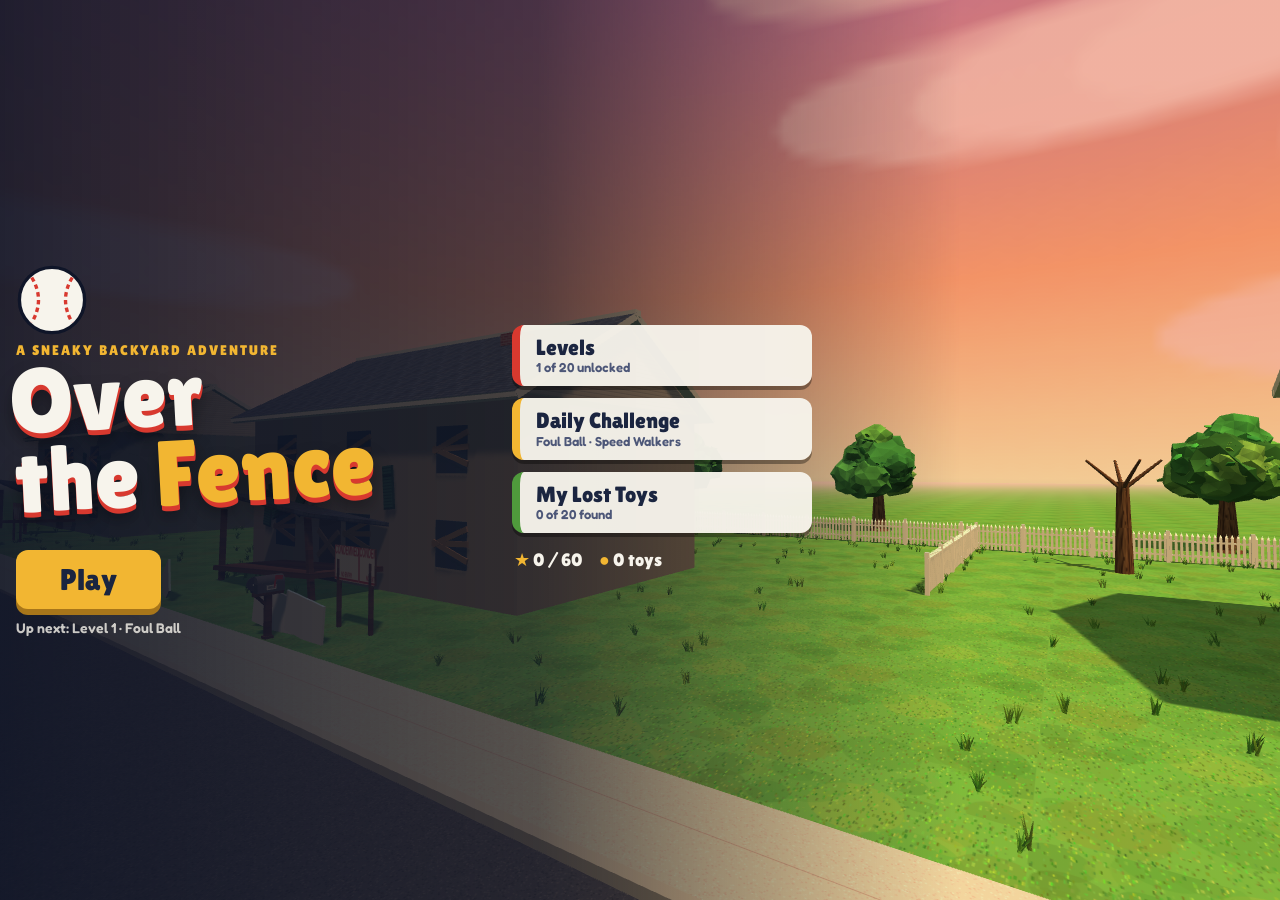
<file: OverTheFence/www/index.html>
<!doctype html>
<html lang="en">
<head>
<meta charset="utf-8">
<meta name="viewport" content="width=device-width,initial-scale=1,maximum-scale=1,user-scalable=no,viewport-fit=cover">
<meta name="format-detection" content="telephone=no">
<style>[hidden]{display:none!important}body{margin:0}</style>
</head>
<body>
<title>Over the Fence</title>

<link rel="stylesheet" href="fonts/fonts.css">
<style>
/* Layout: full-screen 3D canvas; HUD pinned to safe-area corners; menus as baseball-card panels */
:root{
  --navy:#1b2540; --navy2:#26335a; --stitch:#d8392f; --chalk:#f7f4ec; --mustard:#f2b632; --grass:#4f9a3c;
  --danger:#e8402f; --ink:#0f1528;
  --display:"Lilita One","Arial Black",Impact,sans-serif;
  --body:"Fredoka","Trebuchet MS",system-ui,sans-serif;
  color-scheme:dark;
}
html,body{height:100%;margin:0;overflow:hidden;background:var(--ink);color:var(--chalk);font-family:var(--body);
  -webkit-user-select:none;user-select:none;-webkit-touch-callout:none;touch-action:none}
#c{position:fixed;inset:0;width:100%;height:100%;display:block}
#touch{position:fixed;inset:0;z-index:2}
.hud{position:fixed;z-index:5;pointer-events:none}
#topL{top:calc(10px + env(safe-area-inset-top,0px));left:calc(10px + env(safe-area-inset-left,0px));max-width:min(calc(50vw - 66px),360px)}
body.cut #topL{max-width:min(70vw,420px)}
#lvlName{font-family:var(--display);font-size:13px;letter-spacing:.08em;text-transform:uppercase;color:var(--mustard);text-shadow:0 2px 0 rgba(0,0,0,.4)}
#obj{margin-top:4px;background:rgba(15,21,40,.72);border:2px dashed rgba(216,57,47,.8);border-radius:10px;padding:7px 11px;font-weight:600;font-size:15px;line-height:1.25}
#eyeWrap{top:calc(10px + env(safe-area-inset-top,0px));left:50%;transform:translateX(-50%);display:flex;flex-direction:column;align-items:center;gap:4px}
#eye{width:46px;height:28px}
#meter{width:96px;height:8px;border-radius:5px;background:rgba(15,21,40,.7);overflow:hidden;border:1.5px solid rgba(247,244,236,.5)}
#meterFill{height:100%;width:0;background:var(--mustard);transition:background .2s}
#stateTxt{font-family:var(--display);font-size:12px;letter-spacing:.06em;text-shadow:0 2px 0 rgba(0,0,0,.5);min-height:14px}
#pauseBtn{position:fixed;z-index:6;top:calc(10px + env(safe-area-inset-top,0px));right:calc(10px + env(safe-area-inset-right,0px));
  width:44px;height:44px;border-radius:12px;border:2px solid rgba(247,244,236,.6);background:rgba(15,21,40,.7);color:var(--chalk);font:700 18px var(--body);cursor:pointer}
#prompt{left:50%;bottom:calc(150px + env(safe-area-inset-bottom,0px));transform:translateX(-50%);background:var(--chalk);color:var(--navy);
  font-family:var(--display);font-size:17px;padding:7px 14px;border-radius:999px;box-shadow:0 4px 0 rgba(0,0,0,.35);white-space:nowrap}
#toast{left:50%;top:30%;transform:translateX(-50%);text-align:center;max-width:min(86vw,440px);font-weight:700;font-size:18px;
  background:rgba(15,21,40,.85);padding:10px 16px;border-radius:12px;opacity:0;transition:opacity .25s}
#toast.on{opacity:1}
#cross{left:50%;top:50%;width:6px;height:6px;margin:-3px 0 0 -3px;border-radius:50%;background:rgba(247,244,236,.75);box-shadow:0 0 0 1.5px rgba(0,0,0,.3)}
#fade{position:fixed;inset:0;z-index:4;background:#05070d;opacity:0;pointer-events:none;transition:opacity .5s}
#fade.on{opacity:1}
#vig{inset:0;box-shadow:inset 0 0 120px 30px rgba(232,64,47,0);transition:box-shadow .3s}
#vig.on{box-shadow:inset 0 0 140px 40px rgba(232,64,47,.55)}
#hideOv{inset:0;background:repeating-linear-gradient(180deg,#120c07 0 34px,rgba(18,12,7,.25) 34px 46px);}
#hideOv.lid{background:linear-gradient(180deg,#0a0806 0 44%,rgba(10,8,6,.2) 47% 53%,#0a0806 56% 100%)}
#hideOv span{position:absolute;left:50%;bottom:calc(200px + env(safe-area-inset-bottom,0px));transform:translateX(-50%);font-family:var(--display);font-size:16px;color:var(--chalk);opacity:.85;white-space:nowrap}
.ctl{position:fixed;z-index:6;border-radius:50%;border:3px solid rgba(247,244,236,.7);background:rgba(15,21,40,.55);color:var(--chalk);
  font-family:var(--display);display:flex;align-items:center;justify-content:center;text-align:center;cursor:pointer;touch-action:none}
#btnUse{width:84px;height:84px;font-size:15px;right:calc(22px + env(safe-area-inset-right,0px));bottom:calc(40px + env(safe-area-inset-bottom,0px));border-color:var(--mustard)}
#btnUse.ready{background:var(--mustard);color:var(--navy)}
#btnCrouch{width:62px;height:62px;font-size:12px;right:calc(118px + env(safe-area-inset-right,0px));bottom:calc(26px + env(safe-area-inset-bottom,0px))}
#btnCrouch.on{background:var(--chalk);color:var(--navy)}
#stick{position:fixed;z-index:4;width:120px;height:120px;margin:-60px 0 0 -60px;border-radius:50%;border:3px solid rgba(247,244,236,.45);background:rgba(15,21,40,.3);pointer-events:none}
#knob{position:absolute;left:50%;top:50%;width:52px;height:52px;margin:-26px 0 0 -26px;border-radius:50%;background:rgba(247,244,236,.8)}
.screen{position:fixed;inset:0;z-index:10;display:flex;align-items:center;justify-content:center;overflow:auto;
  padding-left:max(16px,env(safe-area-inset-left,0px));padding-right:max(16px,env(safe-area-inset-right,0px));padding-block:20px;
  background:radial-gradient(ellipse at 50% 30%,rgba(38,51,90,.55),rgba(15,21,40,.9))}
#title{background:radial-gradient(ellipse at 50% 40%,rgba(15,21,40,.15),rgba(15,21,40,.75))}
.card{background:var(--navy);border:3px solid var(--chalk);outline:3px dashed var(--stitch);outline-offset:-10px;border-radius:18px;padding:26px 24px 22px;
  width:min(560px,100%);box-shadow:0 10px 0 rgba(0,0,0,.35);text-align:center;margin:auto}
.card h1{font-family:var(--display);font-weight:400;font-size:clamp(38px,10vw,58px);line-height:.95;margin:0;color:var(--chalk);text-wrap:balance;text-shadow:0 4px 0 var(--stitch)}
.card h2{font-family:var(--display);font-weight:400;font-size:30px;margin:0 0 6px;color:var(--mustard);text-wrap:balance}
.card p{font-size:16px;line-height:1.45;margin:10px auto;max-width:36ch}
.tag{font-family:var(--display);font-size:13px;letter-spacing:.14em;text-transform:uppercase;color:var(--mustard)}
.btn{font-family:var(--display);font-size:20px;background:var(--mustard);color:var(--navy);border:0;border-radius:12px;padding:12px 22px;margin-top:14px;cursor:pointer;box-shadow:0 5px 0 #a8761a}
.btn:active{transform:translateY(3px);box-shadow:0 2px 0 #a8761a}
.btn.ghost{background:transparent;color:var(--chalk);box-shadow:none;border:2px solid rgba(247,244,236,.5);font-size:17px}
.btn:focus-visible,.lv:focus-visible,#pauseBtn:focus-visible{outline:3px solid var(--mustard);outline-offset:3px}
.levels{display:grid;grid-template-columns:repeat(auto-fill,minmax(128px,1fr));gap:10px;margin-top:18px;max-height:52vh;overflow:auto;padding:2px}
.lv{background:var(--chalk);color:var(--navy);border:0;border-radius:12px;padding:12px 10px;cursor:pointer;text-align:left;font-family:var(--body);box-shadow:0 4px 0 rgba(0,0,0,.35)}
.lv b{display:block;font-family:var(--display);font-weight:400;font-size:19px;line-height:1.05;margin:2px 0 4px}
.lv small{font-size:12px;font-weight:600;color:#4d5778;display:block}
.lv .no{font-family:var(--display);font-size:12px;color:var(--stitch);letter-spacing:.08em}
.lv[disabled]{opacity:.45;cursor:not-allowed}
.box{display:grid;grid-template-columns:repeat(3,1fr);margin:14px 0 4px;border:2px solid rgba(247,244,236,.4);border-radius:10px;overflow:hidden}
.box div{padding:8px 4px;border-right:1px solid rgba(247,244,236,.25)}
.box div:last-child{border-right:0}
.box small{display:block;font-size:11px;letter-spacing:.1em;text-transform:uppercase;opacity:.7}
.box b{font-family:var(--display);font-weight:400;font-size:24px;font-variant-numeric:tabular-nums}
.keys{font-size:13px;opacity:.75;margin-top:12px}
.ballLogo{width:64px;height:64px;margin:0 auto 10px;display:block}
#skipBtn{position:fixed;z-index:7;right:calc(16px + env(safe-area-inset-right,0px));bottom:calc(20px + env(safe-area-inset-bottom,0px));font-family:var(--display);font-size:16px;
  background:rgba(15,21,40,.75);color:var(--chalk);border:2px solid rgba(247,244,236,.6);border-radius:999px;padding:9px 16px;cursor:pointer}
body.cut .ctl,body.cut #eyeWrap,body.cut #cross,body.cut #prompt,body.cut #pauseBtn,body.cut #stick{display:none!important}
body.cut #obj{font-size:17px;border-color:var(--mustard)}
#timerBtn{position:fixed;z-index:6;top:calc(10px + env(safe-area-inset-top,0px));right:calc(62px + env(safe-area-inset-right,0px));height:44px;min-width:44px;padding:0 12px;border-radius:12px;border:2px solid rgba(247,244,236,.6);background:rgba(15,21,40,.7);color:var(--chalk);font:700 17px var(--body);font-variant-numeric:tabular-nums;cursor:pointer;display:flex;align-items:center;gap:6px}
#tPar{font-size:12px;font-weight:600;opacity:.7}
#timerBtn.over #tNow{color:#ff8a7a}
#timerBtn.off{padding:0;justify-content:center;opacity:.75}
#timerBtn.off span{display:none}
#timerBtn.off::before{content:'';width:16px;height:16px;border:2.5px solid currentColor;border-radius:50%;background:linear-gradient(currentColor,currentColor) 50% 25%/2.5px 6px no-repeat,linear-gradient(currentColor,currentColor) 65% 50%/5px 2.5px no-repeat}
body.cut #timerBtn,body.menu #timerBtn{display:none!important}
body.menu .hud,body.menu #pauseBtn,body.menu .ctl{display:none!important}
.lv .st{display:flex;align-items:center;gap:6px;margin-top:5px;font-size:13px;color:var(--mustard);letter-spacing:.05em;text-shadow:0 1px 0 rgba(0,0,0,.25)}
.lv .st i{font-style:normal;color:#c9c2b0}.lv .toy{width:10px;height:10px;border-radius:3px;background:#c9c2b0;display:inline-block;margin-left:auto}.lv .toy.on{background:var(--grass)}
.lv.boss{background:linear-gradient(160deg,#3a2f45,#1f1a28);color:var(--chalk)}.lv.boss small{color:#b9aecb}.lv.boss .no{color:var(--mustard)}
#home{background:linear-gradient(90deg,rgba(15,21,40,.92) 0%,rgba(15,21,40,.7) 42%,rgba(15,21,40,.05) 75%);justify-content:flex-start}
.home{display:flex;gap:clamp(18px,5vw,56px);align-items:center;width:min(980px,100%);margin:auto 0;flex-wrap:wrap}
.homeL{flex:1 1 280px;min-width:0;max-width:440px}
.logo{font-family:var(--display);font-weight:400;font-size:clamp(46px,11vw,92px);line-height:.86;margin:4px 0 10px;color:var(--chalk);text-shadow:0 5px 0 var(--stitch),0 10px 18px rgba(0,0,0,.4);transform:rotate(-3deg);transform-origin:left bottom}
.logo span{color:var(--mustard)}
.homeL .tag{font-size:14px}
.homeL .ballLogo{width:72px;height:72px;margin:0 0 6px;animation:spin 14s linear infinite}
@keyframes spin{to{transform:rotate(360deg)}}
.btn.big{font-size:30px;padding:12px 44px;margin-top:20px;box-shadow:0 6px 0 #a8761a}
.homeL .sub{font-size:14px;opacity:.8;margin-top:10px;font-weight:600}
.homeR{flex:0 1 300px;display:flex;flex-direction:column;gap:12px;min-width:0}
.mbtn{display:flex;flex-direction:column;align-items:flex-start;text-align:left;background:rgba(247,244,236,.96);color:var(--navy);border:0;border-left:8px solid var(--stitch);border-radius:12px;padding:11px 16px;cursor:pointer;box-shadow:0 4px 0 rgba(0,0,0,.35);font-family:var(--body)}
.mbtn b{font-family:var(--display);font-weight:400;font-size:22px;line-height:1.05}.mbtn small{font-size:13px;font-weight:600;color:#4d5778}
.mbtn:active{transform:translateY(2px);box-shadow:0 2px 0 rgba(0,0,0,.35)}.mbtn:focus-visible{outline:3px solid var(--mustard);outline-offset:3px}
.mbtn[disabled]{opacity:.7;cursor:default}.mbtn.daily{border-left-color:var(--mustard)}.mbtn.toys{border-left-color:var(--grass)}
.tally{display:flex;gap:16px;justify-content:flex-start;font-family:var(--display);font-size:18px;color:var(--chalk);padding:4px 2px}.tally span{color:var(--mustard)}
.back{position:absolute;left:14px;top:12px;margin:0!important;font-size:15px!important;padding:6px 12px!important}
.card{position:relative}
.stars{display:flex;justify-content:center;gap:14px;margin:12px 0 4px;flex-wrap:wrap}
.stars div{display:flex;flex-direction:column;align-items:center;gap:2px;min-width:86px}
.stars svg{width:44px;height:44px}.stars small{font-size:12px;font-weight:600;opacity:.8}
.stars .off svg{opacity:.25}
#winToy{font-weight:600;color:#9fe08a;min-height:1.2em}
.toyGrid{display:grid;grid-template-columns:repeat(auto-fill,minmax(98px,1fr));gap:8px;margin:14px 0 4px;max-height:52vh;overflow:auto;padding:2px}
.toyGrid div{background:rgba(247,244,236,.08);border:2px dashed rgba(247,244,236,.25);border-radius:10px;padding:10px 6px;font-size:12px;font-weight:600;line-height:1.2}
.toyGrid div.on{background:var(--chalk);color:var(--navy);border:2px solid var(--chalk)}
.toyGrid .pic{display:block;width:54px;height:54px;margin:0 auto 6px;border-radius:12px;background:#e9e3d2;padding:3px;box-sizing:border-box}.toyGrid .pic svg{width:100%;height:100%;display:block}
.toyGrid div:not(.on) .pic{background:#2a3350}.toyGrid div:not(.on) .pic svg{filter:brightness(0);opacity:.55}
.daily-twist{background:rgba(242,182,50,.14);border:2px solid var(--mustard);border-radius:10px;padding:8px 12px;margin:10px auto 0;max-width:40ch;font-size:15px}
@media (max-height:520px){#winP{display:none}.stars{margin:6px 0 0}.stars svg{width:30px;height:30px}.box{margin:8px 0 0}.box b{font-size:19px}.logo{font-size:52px}.homeL .ballLogo{display:none}.btn.big{margin-top:12px;font-size:24px}.mbtn{padding:8px 14px}.mbtn b{font-size:19px}.homeR{gap:8px}.ballLogo,#title .card>p{display:none}.card h1{font-size:34px}.card{padding:16px 16px 14px}.levels{max-height:58vh}}
@media (prefers-reduced-motion:reduce){*{transition:none!important}}
</style>

<canvas id="c"></canvas>
<div id="touch"></div>

<div class="hud" id="topL"><div id="lvlName"></div><div id="obj"></div></div>
<div class="hud" id="eyeWrap">
  <svg id="eye" viewBox="0 0 46 28" aria-hidden="true"><path d="M2 14 Q23 -4 44 14 Q23 32 2 14Z" fill="#f7f4ec" stroke="#0f1528" stroke-width="2"/><circle id="pupil" cx="23" cy="14" r="6" fill="#0f1528"/></svg>
  <div id="meter"><div id="meterFill"></div></div>
  <div id="stateTxt"></div>
</div>
<div class="hud" id="cross"></div>
<div class="hud" id="vig"></div>
<div id="fade"></div>
<div class="hud" id="hideOv" hidden><span>Hiding… tap Leave to come out</span></div>
<div class="hud" id="prompt" hidden></div>
<div class="hud" id="toast"></div>
<div id="stick" hidden><div id="knob"></div></div>
<button id="pauseBtn" aria-label="Pause">II</button>
<button id="timerBtn" aria-label="Timer (tap to hide)"><span id="tNow">0:00</span><span id="tPar"></span></button>
<button class="ctl" id="btnCrouch">SNEAK</button>
<button class="ctl" id="btnUse">USE</button>
<button id="skipBtn" hidden>Skip ▸▸</button>

<div class="screen" id="home">
  <div class="home">
    <div class="homeL">
      <svg class="ballLogo" viewBox="0 0 64 64" aria-hidden="true"><circle cx="32" cy="32" r="29" fill="#f7f4ec" stroke="#0f1528" stroke-width="3"/><path d="M14 12 Q26 32 14 52 M50 12 Q38 32 50 52" fill="none" stroke="#d8392f" stroke-width="3" stroke-dasharray="4 3"/></svg>
      <div class="tag">A sneaky backyard adventure</div>
      <h1 class="logo">Over<br>the <span>Fence</span></h1>
      <button class="btn big" id="hPlay">Play</button>
      <div class="sub" id="hPlaySub"></div>
    </div>
    <div class="homeR">
      <button class="mbtn" id="hLevels"><b>Levels</b><small id="hLevelsSub"></small></button>
      <button class="mbtn daily" id="hDaily"><b>Daily Challenge</b><small id="hDailySub"></small></button>
      <button class="mbtn toys" id="hToys"><b>My Lost Toys</b><small id="hToysSub"></small></button>
      <div class="tally" id="hTally"></div>
    </div>
  </div>
</div>
<div class="screen" id="toys" hidden><div class="card"><button class="btn ghost back" id="toysBack">← Menu</button><div class="tag">Lost &amp; found</div><h2>My Lost Toys</h2>
  <p>Every neighbor has something of yours they confiscated years ago. Find one hidden somewhere in each house.</p><div class="toyGrid" id="toyGrid"></div></div></div>
<div class="screen" id="title" hidden>
  <div class="card">
    <svg class="ballLogo" viewBox="0 0 64 64" aria-hidden="true"><circle cx="32" cy="32" r="29" fill="#f7f4ec" stroke="#0f1528" stroke-width="3"/><path d="M14 12 Q26 32 14 52 M50 12 Q38 32 50 52" fill="none" stroke="#d8392f" stroke-width="3" stroke-dasharray="4 3"/></svg>
    <button class="btn ghost back" id="lvBack">← Menu</button>
    <div class="tag">Pick a level</div>
    <h2>The Neighborhood</h2>
    <p>Your stuff keeps landing in the neighbors' yards. Get it back without getting caught.</p>
    <div class="levels" id="levels"></div>
    <div class="keys" id="keysHint"></div>
  </div>
</div>
<div class="screen" id="intro" hidden><div class="card"><div class="tag" id="introTag"></div><h2 id="introH"></h2><p id="introP"></p><div class="daily-twist" id="introTwist" hidden></div><p id="introC" style="font-size:14px;opacity:.8"></p><button class="btn" id="introGo">Play ball!</button></div></div>
<div class="screen" id="caught" hidden><div class="card"><div class="tag">You're out!</div><h2 id="caughtH">CAUGHT!</h2><p id="caughtP"></p><p id="caughtD" hidden style="color:var(--mustard)">That was your one try for today's Daily Challenge. A new one unlocks tomorrow!</p><button class="btn" id="retry">Try again</button><br><button class="btn ghost" id="caughtMenu">Menu</button></div></div>
<div class="screen" id="win" hidden><div class="card"><div class="tag" id="winTag">Safe at home!</div><h2 id="winH"></h2><p id="winP"></p>
  <div class="stars" id="winStars"></div><div id="winToy"></div>
  <div class="box"><div><small>Time</small><b id="bTime"></b></div><div><small>Spotted</small><b id="bSpot"></b></div><div><small>Tries</small><b id="bCaught"></b></div></div>
  <button class="btn" id="winNext">Next level</button><br><button class="btn ghost" id="winMenu">Menu</button></div></div>
<div class="screen" id="pause" hidden><div class="card"><h2>Time out</h2><button class="btn" id="resume">Resume</button><br><button class="btn ghost" id="restart">Restart level</button><br><button class="btn ghost" id="pauseMenu">Menu</button></div></div>

<script src="three.min.js"></script>
<script>
(()=>{
const $=s=>document.querySelector(s);
const TAU=Math.PI*2, D2R=Math.PI/180, FH=3.2;
const isTouch=matchMedia('(pointer:coarse)').matches||'ontouchstart' in window;
const V3=(x,y,z)=>new THREE.Vector3(x,y,z);
function rnd(a,b){return a+Math.random()*(b-a);}

/* ---------- renderer, scenes, lights ---------- */
const canvas=$('#c');
const renderer=new THREE.WebGLRenderer({canvas,antialias:true});
renderer.setPixelRatio(Math.min(devicePixelRatio||1,2));
renderer.shadowMap.enabled=true;renderer.shadowMap.type=THREE.PCFSoftShadowMap;renderer.autoClear=false;
const scene=new THREE.Scene();
const camera=new THREE.PerspectiveCamera(72,1,0.05,400);camera.rotation.order='YXZ';scene.add(camera);
const hemi=new THREE.HemisphereLight(0xdff2ff,0x5a7a3a,.7);scene.add(hemi);
const sun=new THREE.DirectionalLight(0xfff3dc,.85);sun.position.set(24,46,20);sun.castShadow=true;
sun.shadow.mapSize.set(2048,2048);Object.assign(sun.shadow.camera,{left:-36,right:36,top:36,bottom:-36,near:1,far:140});sun.shadow.bias=-.0006;sun.shadow.normalBias=.03;
scene.add(sun);scene.add(sun.target);
// first-person viewmodel (arm + held item) rendered in its own pass so it never clips into walls
const vmScene=new THREE.Scene();const vmCam=new THREE.PerspectiveCamera(60,1,.01,10);vmScene.add(vmCam);
const vmHemi=new THREE.HemisphereLight(0xffffff,0x7a6a5a,.85);vmScene.add(vmHemi);const vmDir=new THREE.DirectionalLight(0xfff0dd,.55);vmDir.position.set(1,2,1.5);vmScene.add(vmDir);
function resize(){const w=innerWidth,h=innerHeight;renderer.setSize(w,h,false);camera.aspect=vmCam.aspect=w/h;camera.updateProjectionMatrix();vmCam.updateProjectionMatrix();}
addEventListener('resize',resize);resize();

/* ---------- textures (1 texture tile = 1 meter) ---------- */
function ctex(size,draw,rx=1,ry=1,h){const c=document.createElement('canvas');c.width=size;c.height=h||size;const g=c.getContext('2d');draw(g,size,h||size);const t=new THREE.CanvasTexture(c);t.wrapS=t.wrapT=THREE.RepeatWrapping;t.repeat.set(rx,ry);t.anisotropy=4;return t;}
function speck(g,s,n,col,sz=2){for(let i=0;i<n;i++){g.fillStyle=col();g.fillRect(rnd(0,s),rnd(0,s),sz,sz);}}
function planks(base,var_){return (g,s)=>{const n=8,ph=s/n;for(let i=0;i<n;i++){const l=rnd(-var_,var_);g.fillStyle=`hsl(${base[0]},${base[1]}%,${base[2]+l}%)`;g.fillRect(0,i*ph,s,ph);
  g.strokeStyle='rgba(0,0,0,.08)';for(let k=0;k<3;k++){g.beginPath();g.moveTo(0,i*ph+rnd(3,ph-3));g.bezierCurveTo(s*.3,i*ph+rnd(2,ph-2),s*.6,i*ph+rnd(2,ph-2),s,i*ph+rnd(3,ph-3));g.stroke();}
  g.fillStyle='rgba(30,15,5,.45)';g.fillRect(0,i*ph,s,1.5);g.fillRect((i*71)%s,i*ph,2,ph);}};}
function stripes(a,b,w,gap){return (g,s)=>{g.fillStyle=a;g.fillRect(0,0,s,s);g.fillStyle=b;for(let x=0;x<s;x+=gap)g.fillRect(x,0,w,s);};}
function dots(a,b,r,step){return (g,s)=>{g.fillStyle=a;g.fillRect(0,0,s,s);g.fillStyle=b;for(let y=0;y<s;y+=step)for(let x=((y/step)%2)*step/2;x<s;x+=step){g.beginPath();g.ellipse(x+step/4,y+step/2,r,r*1.4,0,0,TAU);g.fill();}};}
function clap(h,s,l){return (g,S)=>{const n=8,c=S/n;for(let i=0;i<n;i++){g.fillStyle=`hsl(${h},${s+rnd(-2,2)}%,${l+rnd(-2,2)}%)`;g.fillRect(0,i*c,S,c);g.fillStyle='rgba(255,255,255,.18)';g.fillRect(0,i*c,S,2);g.fillStyle='rgba(0,0,0,.26)';g.fillRect(0,i*c+c-2,S,2);}};}
const T={
  grass:ctex(256,(g,s)=>{g.fillStyle='#5c9f42';g.fillRect(0,0,s,s);for(let i=0;i<40;i++){g.fillStyle=`hsla(${rnd(80,110)},45%,${rnd(32,46)}%,.35)`;g.beginPath();g.arc(rnd(0,s),rnd(0,s),rnd(10,40),0,TAU);g.fill();}
    for(let i=0;i<2600;i++){g.fillStyle=`hsl(${rnd(80,115)},${rnd(35,60)}%,${rnd(28,52)}%)`;g.fillRect(rnd(0,s),rnd(0,s),1.2,rnd(2,5));}},175,175),
  wood:ctex(256,planks([28,48,42],5)), woodDark:ctex(256,planks([20,40,26],4)), woodLight:ctex(256,planks([34,45,58],5)),
  checker:ctex(128,(g,s)=>{const n=4,c=s/n;for(let i=0;i<n;i++)for(let j=0;j<n;j++){g.fillStyle=(i+j)%2?'#2f3a4a':'#ece6d6';g.fillRect(i*c,j*c,c,c);}}),
  bathTile:ctex(128,(g,s)=>{g.fillStyle='#b9c7c9';g.fillRect(0,0,s,s);const n=8,c=s/n;for(let i=0;i<n;i++)for(let j=0;j<n;j++){g.fillStyle=`hsl(185,${rnd(10,18)}%,${rnd(88,94)}%)`;g.fillRect(i*c+1,j*c+1,c-2,c-2);}}),
  carpet:ctex(128,(g,s)=>{g.fillStyle='#4e6a8e';g.fillRect(0,0,s,s);speck(g,s,1800,()=>`hsl(${rnd(205,225)},${rnd(25,40)}%,${rnd(30,48)}%)`,1.5);}),
  wpKitchen:ctex(128,(g,s)=>{g.fillStyle='#f1dc96';g.fillRect(0,0,s,s);g.strokeStyle='rgba(200,60,50,.35)';g.lineWidth=2;for(let x=0;x<=s;x+=16){g.beginPath();g.moveTo(x,0);g.lineTo(x,s);g.stroke();}for(let y=0;y<=s;y+=16){g.beginPath();g.moveTo(0,y);g.lineTo(s,y);g.stroke();}}),
  wpLiving:ctex(128,dots('#a9bfa3','#93ad8c',4,22)),
  wpHall:ctex(128,stripes('#e7d7c0','#a5473f',10,26)),
  wpStudy:ctex(128,(g,s)=>{g.fillStyle='#2f5040';g.fillRect(0,0,s,s);g.fillStyle='#c9a24a';for(let x=0;x<s;x+=32)g.fillRect(x,0,2,s);}),
  wpBed:ctex(128,(g,s)=>{g.fillStyle='#bcd0e2';g.fillRect(0,0,s,s);for(let y=0;y<s;y+=32)for(let x=((y/32)%2)*16;x<s;x+=32){g.fillStyle='#e8a0a8';for(let k=0;k<5;k++){g.beginPath();g.arc(x+8+Math.cos(k*1.26)*4,y+16+Math.sin(k*1.26)*4,3,0,TAU);g.fill();}g.fillStyle='#f6d36b';g.beginPath();g.arc(x+8,y+16,2,0,TAU);g.fill();}}),
  wpTrophy:ctex(128,(g,s)=>{g.fillStyle='#6b2a32';g.fillRect(0,0,s,s);g.strokeStyle='rgba(230,190,90,.4)';g.lineWidth=1.5;for(let i=-s;i<s*2;i+=24){g.beginPath();g.moveTo(i,0);g.lineTo(i+s,s);g.stroke();g.beginPath();g.moveTo(i+s,0);g.lineTo(i,s);g.stroke();}}),
  wpUp:ctex(128,stripes('#e9dfc8','#d2c3a0',18,36)),
  siding:ctex(128,clap(208,16,60)), sidingPink:ctex(128,clap(345,40,74)), sidingYellow:ctex(128,clap(44,62,70)),
  brick:ctex(128,(g,s)=>{g.fillStyle='#c9bfb0';g.fillRect(0,0,s,s);const rows=12,rh=s/rows,bw=s/4;for(let r=0;r<rows;r++)for(let k=-1;k<5;k++){g.fillStyle=`hsl(${rnd(5,14)},${rnd(45,58)}%,${rnd(33,44)}%)`;g.fillRect(k*bw+(r%2)*bw/2+1,r*rh+1,bw-2,rh-2);}}),
  shingle:ctex(128,(g,s)=>{g.fillStyle='#2f3540';g.fillRect(0,0,s,s);const rows=6,rh=s/rows,tw=s/6;for(let r=0;r<rows;r++)for(let k=-1;k<7;k++){g.fillStyle=`hsl(215,${rnd(8,16)}%,${rnd(24,34)}%)`;g.fillRect(k*tw+(r%2)*tw/2+1,r*rh,tw-2,rh-2);}g.fillStyle='rgba(0,0,0,.35)';for(let r=0;r<rows;r++)g.fillRect(0,r*rh+rh-3,s,3);}),
  shingleRed:ctex(128,(g,s)=>{g.fillStyle='#5a2f28';g.fillRect(0,0,s,s);const rows=6,rh=s/rows,tw=s/6;for(let r=0;r<rows;r++)for(let k=-1;k<7;k++){g.fillStyle=`hsl(10,${rnd(30,42)}%,${rnd(28,36)}%)`;g.fillRect(k*tw+(r%2)*tw/2+1,r*rh,tw-2,rh-2);}}),
  tar:ctex(128,(g,s)=>{g.fillStyle='#6a6670';g.fillRect(0,0,s,s);speck(g,s,1500,()=>`hsl(250,${rnd(3,8)}%,${rnd(30,55)}%)`,2);}),
  path:ctex(128,(g,s)=>{g.fillStyle='#8f8a7d';g.fillRect(0,0,s,s);speck(g,s,800,()=>`hsl(40,${rnd(5,12)}%,${rnd(45,65)}%)`,2);}),
  dirt:ctex(128,(g,s)=>{g.fillStyle='#5b3d26';g.fillRect(0,0,s,s);speck(g,s,1400,()=>`hsl(25,${rnd(25,40)}%,${rnd(15,32)}%)`,2);}),
  shutter:ctex(64,(g,s)=>{g.fillStyle='#2f5a43';g.fillRect(0,0,s,s);g.fillStyle='rgba(0,0,0,.3)';for(let y=0;y<s;y+=6)g.fillRect(4,y,s-8,2);g.strokeStyle='rgba(0,0,0,.4)';g.lineWidth=3;g.strokeRect(1.5,1.5,s-3,s-3);}),
  ball:ctex(64,(g,s)=>{g.fillStyle='#f7f4ec';g.fillRect(0,0,s,s);g.strokeStyle='#d8392f';g.lineWidth=2;g.setLineDash([3,2]);g.beginPath();g.moveTo(16,0);g.quadraticCurveTo(28,32,16,64);g.moveTo(48,0);g.quadraticCurveTo(36,32,48,64);g.stroke();}),
  asphalt:ctex(128,(g,s)=>{g.fillStyle='#3d3f44';g.fillRect(0,0,s,s);speck(g,s,1600,()=>`hsl(220,${rnd(2,6)}%,${rnd(18,34)}%)`,2);}),
  concrete:ctex(128,(g,s)=>{g.fillStyle='#bdbab2';g.fillRect(0,0,s,s);speck(g,s,900,()=>`hsl(40,${rnd(3,8)}%,${rnd(62,80)}%)`,2);g.fillStyle='rgba(0,0,0,.18)';g.fillRect(0,0,s,2);}),
  gravel:ctex(128,(g,s)=>{g.fillStyle='#b8b0a0';g.fillRect(0,0,s,s);for(let i=0;i<1400;i++){g.fillStyle=`hsl(${rnd(25,45)},${rnd(5,15)}%,${rnd(50,80)}%)`;g.beginPath();g.arc(rnd(0,s),rnd(0,s),rnd(1,2.5),0,TAU);g.fill();}}),
  garageFloor:ctex(128,(g,s)=>{g.fillStyle='#8f9296';g.fillRect(0,0,s,s);speck(g,s,600,()=>`hsl(210,${rnd(2,6)}%,${rnd(48,66)}%)`,2);g.fillStyle='rgba(60,50,40,.12)';g.beginPath();g.ellipse(70,60,30,18,0,0,TAU);g.fill();}),
  garageWall:ctex(128,(g,s)=>{g.fillStyle='#d8d6d0';g.fillRect(0,0,s,s);g.fillStyle='rgba(0,0,0,.1)';for(let y=0;y<s;y+=32)g.fillRect(0,y,s,2);for(let y=0;y<s;y+=32)for(let x=(y/32)%2*32;x<s;x+=64)g.fillRect(x,y,2,32);}),
  sidingBeige:ctex(128,clap(36,28,72)),
  sidingGreen:ctex(128,clap(150,22,58)), sidingWhite:ctex(128,clap(40,12,90)), sidingBrown:ctex(128,clap(26,32,42)),
  wpRose:ctex(128,dots('#f2dce0','#e3b8c2',4,24)), wpSew:ctex(128,stripes('#f4ecd6','#b8d4c8',8,24)),
  wpBrody:ctex(128,stripes('#dfe6ee','#b8c6d8',6,30)), wpKitchenB:ctex(128,(g,s)=>{g.fillStyle='#f4f1e8';g.fillRect(0,0,s,s);g.fillStyle='rgba(60,90,140,.25)';for(let y=0;y<s;y+=16)for(let x=0;x<s;x+=16)g.fillRect(x+1,y+1,14,14);}),
  water:ctex(128,(g,s)=>{g.fillStyle='#3fb0d8';g.fillRect(0,0,s,s);g.strokeStyle='rgba(255,255,255,.35)';g.lineWidth=2;for(let i=0;i<14;i++){g.beginPath();const x=rnd(0,s),y=rnd(0,s);g.moveTo(x,y);g.bezierCurveTo(x+10,y-6,x+20,y+6,x+30,y);g.stroke();}}),
  skyNight:ctex(2048,(g,w,h)=>{const gr=g.createLinearGradient(0,0,0,h);gr.addColorStop(0,'#060a1c');gr.addColorStop(.45,'#1a2a55');gr.addColorStop(.5,'#2a3a6a');gr.addColorStop(.52,'#141c2c');gr.addColorStop(1,'#0a0f18');g.fillStyle=gr;g.fillRect(0,0,w,h);
    for(let i=0;i<900;i++){g.fillStyle=`rgba(255,255,255,${rnd(.25,.9)})`;g.fillRect(rnd(0,w),rnd(0,h*.46),1.2,1.2);}g.fillStyle='#fdf6d8';g.beginPath();g.arc(w*.7,h*.2,22,0,TAU);g.fill();g.fillStyle='rgba(253,246,216,.12)';g.beginPath();g.arc(w*.7,h*.2,50,0,TAU);g.fill();},1,1,1024),
  sky:ctex(512,(g,w,h)=>{const gr=g.createLinearGradient(0,0,0,h);gr.addColorStop(0,'#3d86d6');gr.addColorStop(.42,'#a8d8ff');gr.addColorStop(.5,'#e6f4ff');gr.addColorStop(.52,'#9fc49a');gr.addColorStop(1,'#6b8f5a');g.fillStyle=gr;g.fillRect(0,0,w,h);
    for(let i=0;i<26;i++){const x=rnd(0,w),y=rnd(h*.18,h*.44),r=rnd(10,26);g.fillStyle='rgba(255,255,255,.82)';for(let k=0;k<5;k++){g.beginPath();g.ellipse(x+k*r*.7,y+rnd(-4,4),r*rnd(.8,1.3),r*.55,0,0,TAU);g.fill();}}},1,1,256),
  skyDusk:ctex(512,(g,w,h)=>{const gr=g.createLinearGradient(0,0,0,h);gr.addColorStop(0,'#3a3f7a');gr.addColorStop(.25,'#b3609a');gr.addColorStop(.42,'#ff9a6a');gr.addColorStop(.5,'#ffd59a');gr.addColorStop(.52,'#8a9a6a');gr.addColorStop(1,'#4b5a3a');g.fillStyle=gr;g.fillRect(0,0,w,h);
    for(let i=0;i<18;i++){const x=rnd(0,w),y=rnd(h*.2,h*.45),r=rnd(10,24);g.fillStyle='rgba(255,190,170,.6)';for(let k=0;k<4;k++){g.beginPath();g.ellipse(x+k*r*.8,y,r*1.4,r*.3,0,0,TAU);g.fill();}}},1,1,256),
};
const mat=(c,o={})=>new THREE.MeshLambertMaterial(Object.assign({color:c},o));
const tm=(t,c=0xffffff,o={})=>mat(c,Object.assign({map:t},o));
const M={
  grass:tm(T.grass), wood:tm(T.wood), woodDark:tm(T.woodDark), woodLight:tm(T.woodLight), checker:tm(T.checker), bathTile:tm(T.bathTile), carpet:tm(T.carpet),
  wpKitchen:tm(T.wpKitchen), wpLiving:tm(T.wpLiving), wpHall:tm(T.wpHall), wpStudy:tm(T.wpStudy), wpBed:tm(T.wpBed), wpTrophy:tm(T.wpTrophy), wpUp:tm(T.wpUp),
  siding:tm(T.siding), sidingPink:tm(T.sidingPink), sidingYellow:tm(T.sidingYellow), brick:tm(T.brick), shingle:tm(T.shingle), shingleRed:tm(T.shingleRed), tar:tm(T.tar),
  asphalt:tm(T.asphalt), concrete:tm(T.concrete), gravel:tm(T.gravel), garageFloor:tm(T.garageFloor), garageWall:tm(T.garageWall), sidingBeige:tm(T.sidingBeige), sidingGreen:tm(T.sidingGreen), sidingWhite:tm(T.sidingWhite), sidingBrown:tm(T.sidingBrown),
  wpRose:tm(T.wpRose), wpSew:tm(T.wpSew), wpBrody:tm(T.wpBrody), wpKitchenB:tm(T.wpKitchenB), water:tm(T.water,0xffffff,{emissive:0x0a3a50}),
  lane:new THREE.MeshBasicMaterial({color:0xe8c040}), cabinetPink:mat(0xe8c0c8), shutterBlue:tm(T.shutter,0x8ab0e0), garageDoor:mat(0xf0ece2),
  windowGlow:new THREE.MeshBasicMaterial({color:0xf6d48a}),
  path:tm(T.path), dirt:tm(T.dirt), shutter:tm(T.shutter), shutterRed:tm(T.shutter,0xd08080),
  trim:mat(0xf3efe6), ceil:mat(0xf1ece2,{side:THREE.DoubleSide,emissive:0x6a6458}), door:mat(0x7a4426), darkWood:mat(0x4a2f1d), cabinet:mat(0x8aa58a), cabinetD:mat(0x7a957a), counter:mat(0xe8e2d4),
  glass:mat(0xa9d4f0,{transparent:true,opacity:.25,side:THREE.DoubleSide,depthWrite:false}), glassDark:mat(0x2a3a4a), white:mat(0xf7f4ec), red:mat(0xc9372d), navy:mat(0x26335a),
  sofa:mat(0x8a4f6e), sofaD:mat(0x6e3c57), green:mat(0x3f7f33), leaf:mat(0x3f8a3a), leaf2:mat(0x5a9e3c), leaf3:mat(0x2f6f2e), trunk:mat(0x6b4a2e), metal:mat(0xa3acb6), chrome:mat(0xd8dde2),
  gold:mat(0xf2c13a), hedge:mat(0x2f6d2c), stone:mat(0xb7b2a8), stoneD:mat(0x8c877c), ball:tm(T.ball), blue:mat(0x5a8fd6), fridge:mat(0xe6ecef), black:mat(0x1d1f24),
  tv:mat(0x15181f), screen:new THREE.MeshBasicMaterial({color:0x334a66}), glow:new THREE.MeshBasicMaterial({color:0xf2b632,transparent:true,opacity:.55,depthWrite:false}),
  flap:mat(0x6b5a4c,{emissive:0x140e08}),
  bulb:new THREE.MeshBasicMaterial({color:0xfff2c8}), shade:mat(0xf4e3c0,{emissive:0x5a4a20,side:THREE.DoubleSide}), plate:mat(0xffffff), porcelain:mat(0xf4f6f6), curtain:mat(0xdfe8ef,{side:THREE.DoubleSide}),
  shadow:new THREE.MeshBasicMaterial({color:0x000000,transparent:true,opacity:.2,depthWrite:false}), rugRed:mat(0x9a3a33), rugBlue:mat(0x3f5f8f), runner:mat(0x7c2a2a),
  skin:mat(0xf0c29a), sleeve:mat(0x2e5fb8), fence:mat(0xf5f2ea), terracotta:mat(0xb5603a), mailbox:mat(0x3a5a8a),
};
// flat overlays (road, paths, beds) sit just above the lawn; nudge their depth so they never flicker into it
for(const k of['asphalt','concrete','path','gravel','lane'])if(M[k])Object.assign(M[k],{polygonOffset:true,polygonOffsetFactor:-2,polygonOffsetUnits:-4});
// box geometry with UVs scaled to world size so textures tile at 1 m
const geoCache={};
function boxGeo(w,h,d){const k=w.toFixed(3)+'_'+h.toFixed(3)+'_'+d.toFixed(3);if(geoCache[k])return geoCache[k];const g=new THREE.BoxGeometry(w,h,d);const uv=g.attributes.uv;
  const dims=[[d,h],[d,h],[w,d],[w,d],[w,h],[w,h]];for(let f=0;f<6;f++)for(let v=0;v<4;v++){const i=f*4+v;uv.setXY(i,uv.getX(i)*dims[f][0],uv.getY(i)*dims[f][1]);}return geoCache[k]=g;}
function planeGeo(w,d,seg=1){const g=new THREE.PlaneGeometry(w,d,seg,seg);const uv=g.attributes.uv;for(let i=0;i<uv.count;i++)uv.setXY(i,uv.getX(i)*w,uv.getY(i)*d);return g;}

/* ---------- audio ---------- */
let AC=null;
function audioOn(){try{if(!AC)AC=new(window.AudioContext||window.webkitAudioContext)();if(AC.state==='suspended')AC.resume();}catch(e){}}
function tone(f,d,type='square',v=.06,when=0,f2){if(!AC)return;const t=AC.currentTime+when,o=AC.createOscillator(),g=AC.createGain();o.type=type;o.frequency.setValueAtTime(f,t);if(f2)o.frequency.exponentialRampToValueAtTime(f2,t+d);g.gain.setValueAtTime(v,t);g.gain.exponentialRampToValueAtTime(.0001,t+d);o.connect(g).connect(AC.destination);o.start(t);o.stop(t+d+.02);}
function noise(d,v=.08,freq=600,when=0){if(!AC)return;const t=AC.currentTime+when,n=Math.floor(AC.sampleRate*d),b=AC.createBuffer(1,n,AC.sampleRate),a=b.getChannelData(0);for(let i=0;i<n;i++)a[i]=(Math.random()*2-1)*(1-i/n);const s=AC.createBufferSource();s.buffer=b;const fl=AC.createBiquadFilter();fl.type='lowpass';fl.frequency.value=freq;const g=AC.createGain();g.gain.value=v;s.connect(fl).connect(g).connect(AC.destination);s.start(t);}
const SFX={
  pick(){tone(660,.09,'square',.05);tone(990,.14,'square',.05,.08);},
  sting(){tone(196,.32,'sawtooth',.09);tone(207,.32,'sawtooth',.07);tone(392,.2,'square',.05,.05);},
  huh(){tone(330,.12,'triangle',.07,0,440);},
  door(){noise(.35,.12,380);tone(140,.3,'sawtooth',.02,0,90);},
  step(){noise(.05,.05,900);}, creak(){noise(.12,.05,500);},
  caught(){[523,440,349,262].forEach((f,i)=>tone(f,.22,'square',.06,i*.16));},
  win(){[523,659,784,1047].forEach((f,i)=>tone(f,.2,'square',.05,i*.12));},
  locked(){tone(120,.12,'square',.05);tone(110,.12,'square',.05,.1);},
  crack(){noise(.08,.3,4000);tone(900,.06,'square',.06);},
  smash(){noise(.6,.25,6000);for(let i=0;i<6;i++)tone(rnd(1800,3200),.12,'triangle',.03,i*.05);},
  snap(){noise(.05,.2,3000);tone(1400,.08,'triangle',.05,0,600);},
  splash(){noise(.7,.25,900);noise(.4,.1,2500,.1);},
  thud(){noise(.15,.18,300);},
  beep(){tone(1320,.08,'square',.05);tone(1320,.08,'square',.05,.14);tone(1760,.12,'square',.05,.28);},
  hoot(){tone(420,.22,'sine',.09,0,380);tone(400,.35,'sine',.09,.32,340);},
  horn(){tone(110,1.1,'sawtooth',.06);tone(165,1.1,'sawtooth',.04);},
  clang(){for(let i=0;i<5;i++){tone(rnd(700,1300),.18,'triangle',.06,i*.07);noise(.08,.12,3000,i*.07);}},
  creakBig(){noise(.35,.09,260);tone(95,.35,'sawtooth',.03,0,70);},
  garage(){noise(2.2,.12,200);tone(70,2.2,'sawtooth',.04);noise(.2,.25,500,2.2);},
  crunch(){noise(.06,.06,1600);},
  whoosh(){noise(.35,.08,1200);},
  flap(){noise(.08,.07,1400);tone(220,.06,'triangle',.03,.06);},
  rustle(){noise(.9,.14,2200);noise(.5,.08,900,.2);},
  honk(){tone(392,.18,'square',.05);tone(330,.22,'square',.05,.2);},
  grr(){tone(110,.5,'sawtooth',.07,0,80);tone(116,.5,'sawtooth',.05,.05,85);},
};

/* ---------- state ---------- */
let L=null, mode='title', levelIndex=0, CF=0, TAG=null;
const P={x:0,y:0,z:0,fl:0,yaw:0,pitch:0,crouch:false,eye:1.55,hidden:null,roof:false,anim:null,items:{},carry:null,stepT:0,bob:0,reach:0};
const stats={time:0,spotted:0,caught:0};
let progress=1;
try{progress=Math.max(1,parseInt(localStorage.getItem('otf_progress')||'1',10)||1);}catch(e){}

/* ---------- build helpers (CF = floor being built: 0 ground, 1 upstairs) ---------- */
function addMesh(geo,m,x,y,z,parent){const o=new THREE.Mesh(geo,m);o.position.set(x,y,z);if(!parent){o.userData.fl=CF;if(TAG)o.userData.tag=TAG;}(parent||L.group).add(o);return o;}
function addCol(x1,x2,z1,z2,h,extra={}){const c=Object.assign({x1:Math.min(x1,x2),x2:Math.max(x1,x2),z1:Math.min(z1,z2),z2:Math.max(z1,z2),h,on:true,fl:CF},extra);L.cols.push(c);return c;}
function block(w,h,d,x,z,m,opt={}){const y=opt.y||0;const o=addMesh(boxGeo(w,h,d),m,x,CF*FH+y+h/2,z);if(opt.col!==false)addCol(x-w/2,x+w/2,z-d/2,z+d/2,opt.h!=null?opt.h:y+h,{roof:!!opt.roof});return o;}
function deco(w,h,d,x,y,z,m,parent){return addMesh(boxGeo(w,h,d),m,x,(parent?0:CF*FH)+y,z,parent);}
function cyl(r1,r2,h,x,y,z,m,seg=12){return addMesh(new THREE.CylinderGeometry(r1,r2,h,seg),m,x,CF*FH+y,z);}
function sph(r,x,y,z,m,seg=12){return addMesh(new THREE.SphereGeometry(r,seg,Math.max(6,seg*.75|0)),m,x,CF*FH+y,z);}
function inter(o){o.fl=o.fl!=null?o.fl:CF;L.inter.push(o);return o;}
function floorRect(x1,x2,z1,z2,m,yo=.012){const w=x2-x1,d=z2-z1;const f=addMesh(planeGeo(w,d,Math.min(10,Math.max(2,Math.round(Math.max(w,d))))),m,(x1+x2)/2,CF*FH+yo,(z1+z2)/2);f.rotation.x=-Math.PI/2;return f;}
function slab(x1,x2,z1,z2,top){const w=x2-x1,d=z2-z1;const o=addMesh(boxGeo(w,.22,d),[M.trim,M.trim,top,M.ceil,M.trim,M.trim],(x1+x2)/2,FH-.11,(z1+z2)/2);o.userData.fl=1;}
function ceilRect(x1,x2,z1,z2,y){const c=addMesh(planeGeo(x2-x1,z2-z1,4),M.ceil,(x1+x2)/2,y,(z1+z2)/2);c.rotation.x=Math.PI/2;c.userData.noCast=true;}
function lamp(x,z,y,opt={}){const by=CF*FH+y;
  if(opt.pendant){addMesh(new THREE.CylinderGeometry(.01,.01,.5,4),M.black,x,by+.25,z);addMesh(new THREE.ConeGeometry(.28,.22,14,1,true),M.shade,x,by-.05,z);}
  else{addMesh(new THREE.CylinderGeometry(.22,.26,.08,14),M.trim,x,by,z);}
  addMesh(new THREE.SphereGeometry(.08,10,8),M.bulb,x,by-.08,z);
  const l=new THREE.PointLight(opt.color||0xffdfa8,opt.i||.75,opt.d||8,1.6);l.position.set(x,by-.25,z);L.group.add(l);}
// generic wall along axis 'x' (constant z=c) or 'z' (constant x=c), spanning s1..s2, with windows/doors
function wall(axis,c,s1,s2,inS,mi,mo,ops=[],o={}){
  const t=o.t||.25,h=o.h||(CF?3.0:FH),base=CF*FH,ext=!!o.ext;
  const fp=inS>0?mi:mo,fn=inS>0?mo:mi;
  const mats=axis==='x'?[mo,mo,M.trim,M.trim,fp,fn]:[fp,fn,M.trim,M.trim,mo,mo];
  const box=(w,hh,d,u,y,v,m)=>{const g=axis==='x'?boxGeo(w,hh,d):boxGeo(d,hh,w);const me=new THREE.Mesh(g,m);me.userData.fl=CF;if(TAG)me.userData.tag=TAG;if(axis==='x')me.position.set(u,base+y,c+v);else me.position.set(c+v,base+y,u);L.group.add(me);return me;};
  const col=(a,b,ch,ex)=>axis==='x'?addCol(a,b,c-t/2,c+t/2,ch,ex):addCol(c-t/2,c+t/2,a,b,ch,ex);
  const outV=-inS*(t/2+.035);
  const band=(a,b)=>{if(ext&&CF===0){box(b-a,.55,.08,(a+b)/2,.275,-inS*(t/2+.04),M.brick);box(b-a,.14,.03,(a+b)/2,.07,inS*(t/2+.015),M.trim);}else box(b-a,.14,t+.04,(a+b)/2,.07,0,M.trim);};
  const seg=(a,b,y0,y1,ch)=>{if(b-a<.01||y1-y0<.01)return;box(b-a+.006,y1-y0,t,(a+b)/2,(y0+y1)/2,0,mats);if(ch!=null)col(a,b,ch);if(y0===0)band(a,b);};
  const ins=!ext&&o.t==null?t/2+.01:0;let cur=s1-t/2+ins;   // interior partitions stop inside the outer walls (no seams showing outside)
  for(const op of [...ops].sort((p,q)=>p.c-q.c)){const a=op.c-op.w/2,b=op.c+op.w/2;seg(cur,a,0,h,h);
    if(op.type==='window'){seg(a,b,0,op.sill,null);seg(a,b,op.top,h,null);col(a,b,op.sill);
      const fh=op.top-op.sill,fy=(op.top+op.sill)/2;
      box(.09,fh+.18,t+.08,a-.045,fy,0,M.trim);box(.09,fh+.18,t+.08,b+.045,fy,0,M.trim);box(op.w+.18,.1,t+.08,op.c,op.top+.05,0,M.trim);box(op.w+.3,.07,t+.24,op.c,op.sill-.035,0,M.trim);
      if(op.broken||op.brk){const shs=[];const sh=(u,y,s,r)=>{const m=box(s,s*1.6,.01,u,y,0,M.glass);m.rotation.z=r;shs.push(m);};
        for(const[u,y,r]of[[a+.15,op.top-.2,.6],[b-.18,op.top-.25,-.5],[a+.12,op.sill+.2,-.4],[b-.15,op.sill+.25,.7],[op.c,op.top-.12,3.1]])sh(u,y,.22,r);
        for(let i=0;i<12;i++){const u=op.c+rnd(-.8,.8),v=inS*rnd(.25,1.7);const s=axis==='x'?addMesh(new THREE.ConeGeometry(.06,.02,3),M.glass,u,base+.02,c+v):addMesh(new THREE.ConeGeometry(.06,.02,3),M.glass,c+v,base+.02,u);s.rotation.y=rnd(0,TAU);shs.push(s);}
        shs.forEach(m=>m.visible=false);const pane=addMesh(new THREE.PlaneGeometry(op.w,fh),M.glass,axis==='x'?op.c:c,base+fy,axis==='x'?c:op.c);if(axis==='z')pane.rotation.y=Math.PI/2;
        (L.breaks=L.breaks||{})[op.brk||'main']=()=>{pane.visible=false;shs.forEach(m=>m.visible=true);};}
      else if(op.open){box(.04,fh,.06,op.c,fy,0,M.trim);}
      else{const g=addMesh(new THREE.PlaneGeometry(op.w,fh),M.glass,axis==='x'?op.c:c,base+fy,axis==='x'?c:op.c);if(axis==='z')g.rotation.y=Math.PI/2;
        box(.04,fh,.06,op.c,fy,0,M.trim);box(op.w,.04,.06,op.c,fy+fh*.08,0,M.trim);}
      if(ext&&!o.noShutters){const sw=Math.min(.5,op.w*.42);box(sw,fh+.1,.05,a-.12-sw/2,fy,outV,o.shutter||M.shutter);box(sw,fh+.1,.05,b+.12+sw/2,fy,outV,o.shutter||M.shutter);}
    }else if(op.type==='pet'){seg(a,b,.62,h,null);col(a,b,.6,{crouchPass:true});
      // framed pet door with a hinged flap that hangs closed (not locked) and swings when you push through
      box(op.w+.12,.07,t+.08,op.c,.65,0,M.trim);box(.06,.64,t+.08,a-.03,.32,0,M.trim);box(.06,.64,t+.08,b+.03,.32,0,M.trim);box(op.w+.12,.04,t+.08,op.c,.02,0,M.trim);
      const fw=op.w-.04,px=axis==='x'?op.c:c,pz=axis==='x'?c:op.c,piv=new THREE.Group();piv.position.set(px,base+.61,pz);
      const fl=new THREE.Mesh(axis==='x'?boxGeo(fw,.57,.025):boxGeo(.025,.57,fw),M.flap);fl.position.y=-.29;piv.add(fl);
      const mg=new THREE.Mesh(axis==='x'?boxGeo(fw,.04,.035):boxGeo(.035,.04,fw),M.black);mg.position.y=-.56;piv.add(mg);
      const hg=new THREE.Mesh(axis==='x'?boxGeo(fw,.03,.04):boxGeo(.04,.03,fw),M.metal);piv.add(hg);
      L.group.add(piv);(L.flaps=L.flaps||[]).push({piv,axis,x:px,z:pz,a:0,v:0,open:false});}
    else{const dt=op.top||2.25;seg(a,b,dt,h,null);box(.09,dt+.05,t+.06,a-.045,dt/2,0,M.trim);box(.09,dt+.05,t+.06,b+.045,dt/2,0,M.trim);box(op.w+.18,.1,t+.06,op.c,dt+.05,0,M.trim);}
    cur=b;}
  seg(cur,s2+t/2-ins,0,h,h);
}
function door(axis,cx,cz,w,opt={}){
  const pivot=new THREE.Group(),h=2.2,lw=w-.04,base=CF*FH,fl=CF;
  const dm=opt.mat||M.door;
  addMesh(boxGeo(lw,h,.07),dm,lw/2,h/2,0,pivot);
  for(const zz of[.04,-.04]){for(const[py,ph]of[[.6,.8],[1.55,.8]]){addMesh(boxGeo(lw*.36,ph,.02),M.darkWood,lw*.27,py,zz,pivot);addMesh(boxGeo(lw*.36,ph,.02),M.darkWood,lw*.73,py,zz,pivot);}
    addMesh(new THREE.SphereGeometry(.045,8,6),M.gold,lw-.12,1.0,zz*1.8,pivot);}
  if(axis==='x')pivot.position.set(cx-w/2,base,cz);else{pivot.position.set(cx,base,cz-w/2);pivot.rotation.y=-Math.PI/2;}
  pivot.userData.fl=CF;L.group.add(pivot);
  const col=axis==='x'?addCol(cx-w/2,cx+w/2,cz-.13,cz+.13,2.2,{door:true}):addCol(cx-.13,cx+.13,cz-w/2,cz+w/2,2.2,{door:true});
  const d={pivot,base:pivot.rotation.y,open:false,t:0,locked:!!opt.locked,col,x:cx,z:cz,dir:opt.dir||1,fl,relock:!!opt.relock};const kn=opt.key||'key',hasKey=()=>!opt.bolted&&P.items[kn];
  L.doors.push(d);
  inter({x:cx,z:cz,r:1.9,label:()=>d.open?'Close door':d.locked?(hasKey()?'Unlock door':'Locked'):'Open door',
    use:()=>{if(d.open){if(Math.hypot(P.x-d.x,P.z-d.z)<.75)return;d.open=false;d.col.on=true;SFX.door();return;}
      if(d.locked){if(hasKey()){d.locked=false;toast('Click! The spare key works.');SFX.pick();L.flags.unlocked=true;}else{SFX.locked();toast(opt.lockedMsg||'Locked.');return;}}
      openDoor(d,true);}});
  return d;
}
function openDoor(d,byPlayer){if(d.open)return;d.open=true;d.npcOpened=!byPlayer;d.col.on=false;if(mode==='play'||byPlayer)SFX.door();if(byPlayer)makeNoise(6);}
function animDoors(dt){for(const d of L.doors){d.t+=((d.open?1:0)-d.t)*Math.min(1,dt*6);d.pivot.rotation.y=d.base+d.dir*(Math.PI/2)*d.t;
  if(d.npcOpened&&d.open){const n=L.npc,dn=Math.hypot(n.x-d.x,n.z-d.z),dp=d.fl===P.fl?Math.hypot(P.x-d.x,P.z-d.z):9;
    if((dn>2.2||n.fl!==d.fl)&&dp>1.0){d.closeT=(d.closeT||0)+dt;if(d.closeT>1.2){d.open=false;d.col.on=true;d.npcOpened=false;d.closeT=0;if(d.relock)d.locked=true;}}else d.closeT=0;}}}
// framed picture on a wall: c = wall center line, side = which face (+1/-1)
function picture(axis,c,u,y,w,h,side,color){const fz=side*.145;
  if(axis==='x'){deco(w+.1,h+.1,.04,u,y,c+fz,M.darkWood);deco(w,h,.02,u,y,c+fz+side*.022,mat(color));deco(w*.5,h*.35,.02,u-w*.1,y-h*.1,c+fz+side*.03,mat(0xf3e2b0));}
  else{deco(.04,h+.1,w+.1,c+fz,y,u,M.darkWood);deco(.02,h,w,c+fz+side*.022,y,u,mat(color));deco(.02,h*.35,w*.5,c+fz+side*.03,y-h*.1,u-w*.1,mat(0xf3e2b0));}}
function rug(x,z,w,d,m,b){const r=addMesh(planeGeo(w,d),b||M.trim,x,CF*FH+.02,z);r.rotation.x=-Math.PI/2;const r2=addMesh(planeGeo(w-.2,d-.2),m,x,CF*FH+.025,z);r2.rotation.x=-Math.PI/2;}
function plant(x,z,s=1){return plantN(x,z,s);}
function books(x,y,z,len,axis,n){return booksN(x,y,z,len,axis,n);}
// open shelf: runs along `axis`, depth toward `out` (+1/-1). returns shelf heights for placing items at the center line
function shelf(x,z,len,dep,h,axis,out,m=M.woodDark,levels=4,fill=true){return shelfN(x,z,len,dep,h,axis,out,m,levels,fill);}
const LEAF=[0x3f8a3a,0x5a9e3c,0x2f6f2e,0x4a9440,0x6aac48,0x377a33];

/* ---------- detailed plants: lumpy leaf clumps, leaf flecks, bark, daisies, grass blades ---------- */
function mergeGeos(list){let n=0;const parts=list.map(([geo,m])=>{const g2=(geo.index?geo.toNonIndexed():geo.clone());g2.applyMatrix4(m);n+=g2.attributes.position.count;return g2;});
  const pos=new Float32Array(n*3),nor=new Float32Array(n*3);let o=0;for(const p of parts){pos.set(p.attributes.position.array,o*3);if(p.attributes.normal)nor.set(p.attributes.normal.array,o*3);o+=p.attributes.position.count;}
  const g=new THREE.BufferGeometry();g.setAttribute('position',new THREE.BufferAttribute(pos,3));g.setAttribute('normal',new THREE.BufferAttribute(nor,3));return g;}
const PLANT={};
function clumpGeo(){if(PLANT.clump)return PLANT.clump;const g=new THREE.IcosahedronGeometry(1,2),p=g.attributes.position,c=new Float32Array(p.count*3);
  for(let i=0;i<p.count;i++){const x=p.getX(i),y=p.getY(i),z=p.getZ(i);const d=1+.14*Math.sin(7*x+1.3)*Math.sin(6*y+2.1)*Math.sin(8*z+.7)+.07*Math.sin(15*x+13*y+4)+.05*Math.cos(11*z-9*y);
    p.setXYZ(i,x*d,y*d,z*d);const sh=Math.min(1.12,.74+.26*(y+1)/2+(d-1)*1.1);c[i*3]=c[i*3+1]=c[i*3+2]=sh;}
  g.setAttribute('color',new THREE.BufferAttribute(c,3));g.computeVertexNormals();return PLANT.clump=g;}
function fleckGeo(){if(PLANT.fleck)return PLANT.fleck;const g=new THREE.SphereGeometry(1,5,3);g.scale(.16,.035,.09);return PLANT.fleck=g;}
function daisyGeo(){if(PLANT.daisy)return PLANT.daisy;const L2=[],m=new THREE.Matrix4(),sp=new THREE.SphereGeometry(1,6,3);for(let i=0;i<7;i++){const a=i/7*TAU;m.compose(V3(Math.cos(a)*.05,0,Math.sin(a)*.05),new THREE.Quaternion().setFromAxisAngle(V3(0,1,0),-a),V3(.048,.01,.02));L2.push([sp,m.clone()]);}return PLANT.daisy=mergeGeos(L2);}
function bladeGeo(){if(PLANT.blade)return PLANT.blade;const L2=[],m=new THREE.Matrix4(),cn=new THREE.ConeGeometry(.022,.24,3);for(let i=0;i<4;i++){const a=i/4*TAU+.4;m.compose(V3(Math.cos(a)*.03,.11,Math.sin(a)*.03),new THREE.Quaternion().setFromEuler(new THREE.Euler(Math.sin(a)*.35,0,-Math.cos(a)*.35)),V3(1,.8+i*.12,1));L2.push([cn,m.clone()]);}return PLANT.blade=mergeGeos(L2);}
function barkTex(){return PLANT.bark||(PLANT.bark=ctex(128,(q,s)=>{q.fillStyle='#6b4a2e';q.fillRect(0,0,s,s);for(let i=0;i<46;i++){const x=Math.random()*s,w=1+Math.random()*3;q.fillStyle=Math.random()<.6?'rgba(40,24,12,.55)':'rgba(150,110,70,.35)';q.beginPath();q.moveTo(x,0);for(let y=0;y<=s;y+=8)q.lineTo(x+Math.sin(y*.08+i)*3,y);q.lineTo(x+w,s);q.lineTo(x+w,0);q.fill();}
  for(let i=0;i<5;i++){q.fillStyle='rgba(35,20,10,.7)';q.beginPath();q.ellipse(Math.random()*s,Math.random()*s,3,6,0,0,TAU);q.fill();}},2,2));}
M.trunk=tm(barkTex());
M.hedge=tm(PLANT.hedgeT||(PLANT.hedgeT=ctex(128,(q,s2)=>{q.fillStyle='#2f6d2c';q.fillRect(0,0,s2,s2);for(let i=0;i<420;i++){const x=Math.random()*s2,y=Math.random()*s2;q.fillStyle=['#245a22','#3a7d34','#4a9440','#1e4a1c','#5aa04a'][(Math.random()*5)|0];q.beginPath();q.ellipse(x,y,3+Math.random()*3,1.6+Math.random()*1.5,Math.random()*3,0,TAU);q.fill();}},2,2)));
function leaf(x,y,z,r,c){L.leaves.push([x,y,z,r,c!=null?c:LEAF[(Math.random()*LEAF.length)|0]]);}
function tree(x,z,s=1){cyl(.2*s,.38*s,2.7*s,x,1.35*s,z,M.trunk,9);cyl(.42*s,.5*s,.12*s,x,.06*s,z,M.trunk,9);
  for(let i=0;i<3;i++){const a=i*2.1+rnd(-.3,.3);const br=cyl(.06*s,.1*s,1.3*s,x+Math.cos(a)*.45*s,2.5*s,z+Math.sin(a)*.45*s,M.trunk,6);br.rotation.set(Math.sin(a)*.7,0,-Math.cos(a)*.7);}
  leaf(x,3.5*s,z,1.7*s);for(let i=0;i<9;i++){const a=i/9*TAU+rnd(-.3,.3),rr=rnd(.7,1.4)*s;leaf(x+Math.cos(a)*rr,(rnd(2.7,4.3))*s,z+Math.sin(a)*rr,rnd(.8,1.25)*s);}leaf(x+rnd(-.3,.3)*s,4.6*s,z,1.0*s);
  for(let i=0;i<5;i++)L.tufts.push([x+Math.cos(i*1.3)*.6*s,z+Math.sin(i*1.3)*.6*s]);
  addCol(x-.36*s,x+.36*s,z-.36*s,z+.36*s,3);}
function bush(x,z,s=1,colide=true){const c=LEAF[(Math.random()*LEAF.length)|0];
  for(let i=0;i<6;i++){const a=i/6*TAU;leaf(x+Math.cos(a)*.42*s,(.38+rnd(0,.18))*s,z+Math.sin(a)*.22*s,rnd(.32,.45)*s,i%2?c:null);}leaf(x,.6*s,z,.42*s,c);
  if(Math.random()<.5){const fc=[0xffffff,0xf2a0c0,0xf2c13a][(Math.random()*3)|0];for(let i=0;i<7;i++)L.flw.push([x+rnd(-.6,.6)*s,(.75+rnd(0,.2))*s,z+rnd(-.3,.3)*s,fc,1]);}
  if(colide)addCol(x-.75*s,x+.75*s,z-.45*s,z+.45*s,.9*s);}
function flowers(x1,x2,z1,z2,n,palette,y){for(let i=0;i<n;i++){const fx=rnd(x1,x2),fz=rnd(z1,z2),fy=(y!=null?y:rnd(.55,.75))+rnd(0,.12);L.flw.push([fx,fy,fz,palette[(Math.random()*palette.length)|0]]);L.stems.push([fx,fy,fz]);}}
function picketFence(axis,c,s1,s2,gaps=[]){let cur=s1;for(const g of [...gaps,{a:s2,b:s2}]){if(g.a-cur>.05){
    for(let u=cur+.08;u<g.a-.04;u+=.16){L.pick.push(axis==='x'?[u,c,0]:[c,u,Math.PI/2]);if(Math.random()<.35){const o=rnd(.12,.3)*(Math.random()<.5?-1:1);L.tufts.push(axis==='x'?[u,c+o]:[c+o,u]);}}
    for(const y of[.3,.85]){if(axis==='x')deco(g.a-cur,.07,.04,(cur+g.a)/2,y,c-.04,M.fence);else deco(.04,.07,g.a-cur,c-.04,y,(cur+g.a)/2,M.fence);}
    for(let u=cur;u<=g.a;u+=2.4){if(axis==='x')deco(.12,1.25,.12,u,.62,c,M.fence);else deco(.12,1.25,.12,c,.62,u,M.fence);}
    if(axis==='x')addCol(cur,g.a,c-.1,c+.1,1.2);else addCol(c-.1,c+.1,cur,g.a,1.2);}cur=g.b;}}
function skyDome(tex){const s=new THREE.Mesh(new THREE.SphereGeometry(190,32,16),new THREE.MeshBasicMaterial({map:tex,side:THREE.BackSide,fog:false}));s.userData.noCast=true;L.group.add(s);}
function ground(){const g=addMesh(new THREE.PlaneGeometry(600,600),M.grass,0,0,0);g.rotation.x=-Math.PI/2;g.userData.noCast=true;}
function backdropHouse(x,z,ry,col,roofM,night){const g=new THREE.Group();const m=mat(col);addMesh(boxGeo(10,5,8),m,0,2.5,0,g);
  for(const s of[1,-1]){const r=addMesh(boxGeo(11,.3,4.9),roofM||M.shingle,0,6.1,s*2.05,g);r.rotation.x=s*30*D2R;}
  for(const wx of[-3,0,3])addMesh(boxGeo(1.1,1.2,.05),night&&Math.random()<.6?M.windowGlow:M.glassDark,wx,2.8,4.03,g);addMesh(boxGeo(1.2,2.1,.05),M.door,4.2,1.05,4.03,g);g.position.set(x,0,z);g.rotation.y=ry;L.group.add(g);}
function pathStones(pts){for(const[x,z]of pts){const s=addMesh(new THREE.CylinderGeometry(.38,.4,.05,9),M.path,x,.025,z);s.rotation.y=rnd(0,1);s.scale.set(rnd(.9,1.15),1,rnd(.8,1));s.userData.noCast=true;}}
// walkable roof surfaces: gable roofs slope toward ±z from a ridge along x; flat roofs are just a height
function gableTop(yb,pitch,z1,z2,z){const dd=(z2-z1)/2,a=pitch*D2R,cz=(z1+z2)/2;return yb+.13+dd*Math.tan(a)*(1-Math.min(1,Math.abs(z-cz)/dd))+.11/Math.cos(a);}
function roofH(r,x,z){return r.type==='f'?r.y:gableTop(r.yb,r.pitch,r.zz1,r.zz2,z);}
function gabledRoof(x1,x2,z1,z2,yb,pitch,m,gableM){const w=x2-x1,dd=(z2-z1)/2,ang=pitch*D2R,rise=dd*Math.tan(ang),len=dd/Math.cos(ang)+.55,cz=(z1+z2)/2;
  if(L&&L.roofs)L.roofs.push({type:'g',x1:x1+.2,x2:x2-.2,z1:z1+.05,z2:z2-.05,zz1:z1,zz2:z2,yb,pitch});
  for(const s of[1,-1]){const r=addMesh(boxGeo(w+.9,.22,len),[M.trim,M.trim,m,M.trim,M.trim,M.trim],(x1+x2)/2,yb+rise-(len/2)*Math.sin(ang)+.13,cz+s*(len/2)*Math.cos(ang));r.rotation.x=s*ang;}
  addMesh(boxGeo(w+.95,.2,.3),M.trim,(x1+x2)/2,yb+rise+.2,cz);
  const gab=new THREE.Shape();gab.moveTo(-dd,0);gab.lineTo(dd,0);gab.lineTo(0,rise);gab.closePath();
  const gm=new THREE.MeshLambertMaterial({map:gableM.map,color:0xffffff,side:THREE.DoubleSide});
  for(const x of[x1-.02,x2+.02]){const geo=new THREE.ShapeGeometry(gab);const uv=geo.attributes.uv;const pos=geo.attributes.position;for(let i=0;i<uv.count;i++)uv.setXY(i,pos.getX(i),pos.getY(i));const g=addMesh(geo,gm,x,yb,cz);g.rotation.y=Math.PI/2;}
  for(const s of[1,-1])addMesh(boxGeo(w+.9,.14,.14),M.trim,(x1+x2)/2,yb-.12,cz+s*(dd+.45));}
function playerHouse(){
  const y0=CF;CF=0;block(18,5,8,0,29,M.sidingYellow,{});addMesh(boxGeo(18.1,.55,8.1),M.brick,0,.27,29);
  gabledRoof(-9,9,25,33,5,28,M.shingleRed,M.sidingYellow);
  deco(1.4,2.3,.1,0,1.15,24.94,M.red);deco(1.6,.12,.3,0,2.4,24.9,M.trim);deco(3,.2,1.6,0,.1,24.2,M.stone);
  for(const[x,y]of[[-5,2.3],[5,2.3],[-4,4.0],[0,4.0],[4,4.0]]){deco(1.3,1.1,.08,x,y,24.93,M.glassDark);deco(1.45,.08,.15,x,y-.6,24.9,M.trim);deco(1.45,.08,.12,x,y+.58,24.92,M.trim);deco(.06,1.1,.1,x,y,24.9,M.trim);deco(.45,1.2,.05,x-.95,y,24.9,M.shutterRed);deco(.45,1.2,.05,x+.95,y,24.9,M.shutterRed);}
  // your backyard ballfield
  const plate=new THREE.Shape();plate.moveTo(-.45,0);plate.lineTo(.45,0);plate.lineTo(.45,.45);plate.lineTo(0,.8);plate.lineTo(-.45,.45);plate.closePath();
  const pm=addMesh(new THREE.ShapeGeometry(plate),M.plate,0,.03,18.4);pm.rotation.x=-Math.PI/2;pm.userData.noCast=true;
  const dirtC=addMesh(new THREE.CircleGeometry(2.4,28),M.dirt,0,.015,18.2);dirtC.rotation.x=-Math.PI/2;dirtC.userData.noCast=true;
  const ring=addMesh(new THREE.RingGeometry(2.1,2.35,40),M.glow,0,.04,18.2);ring.rotation.x=-Math.PI/2;L.exitRing=ring;ring.userData.noCast=true;
  const bat=addMesh(new THREE.CylinderGeometry(.03,.065,.85,10),M.wood,1.4,.42,18.6);bat.rotation.z=.35;
  for(const[x,z]of[[-5,13.5],[5,13.5],[0,9.8]]){const b=deco(.45,.08,.45,x,.04,z,M.white);b.rotation.y=Math.PI/4;}
  cyl(.25,.22,.4,-1.8,.2,19.5,M.blue);for(let i=0;i<4;i++)sph(.06,-1.8+rnd(-.1,.1),.42,19.5+rnd(-.1,.1),M.ball,8);
  L.exit={x:0,z:18.2,r:2.3};CF=y0;}

/* ---------- neighbor model ---------- */
function signTex(ch,color){return ctex(64,(g,s)=>{g.clearRect(0,0,s,s);g.fillStyle=color;g.beginPath();g.arc(32,32,28,0,TAU);g.fill();g.strokeStyle='#0f1528';g.lineWidth=4;g.stroke();g.fillStyle='#0f1528';g.font='bold 42px Arial Black, sans-serif';g.textAlign='center';g.textBaseline='middle';g.fillText(ch,32,35);});}
const SIGN={q:signTex('?','#f2b632'),x:signTex('!','#e8402f'),a:signTex('#','#b0201a')};
function makeNPC(look){
  const g=new THREE.Group(),skin=mat(0xefc39c),pants=mat(look.pants),shirt=mat(look.shirt),dark=mat(0x1a1a1a),hair=mat(look.hair),shoe=mat(0x3a2418);
  const leg=(sx)=>{const lg=new THREE.Group();lg.position.set(sx,.92,0);addMesh(new THREE.CylinderGeometry(.11,.1,.88,10),pants,0,-.44,0,lg);addMesh(boxGeo(.2,.12,.34),shoe,0,-.88,.06,lg);g.add(lg);return lg;};
  const legL=leg(-.14),legR=leg(.14);
  addMesh(boxGeo(.66,.08,.42),dark,0,.95,0,g);addMesh(boxGeo(.08,.07,.03),M.gold,0,.95,.215,g);
  const torso=addMesh(new THREE.CylinderGeometry(.33,.3,.8,14),shirt,0,1.36,0,g);torso.scale.z=.7;
  if(!look.kid){const belly=addMesh(new THREE.SphereGeometry(.33,14,10),shirt,0,1.18,.07,g);belly.scale.set(1,1,.78);}
  if(look.robe){const r=addMesh(new THREE.CylinderGeometry(.37,.45,1.2,14),mat(look.robe),0,1.2,0,g);r.scale.z=.78;}
  if(look.stripe)for(const sx of[-.335,.335])addMesh(boxGeo(.03,.8,.1),M.white,sx,1.36,0,g);
  if(look.whistle){addMesh(new THREE.TorusGeometry(.2,.01,4,16,Math.PI),M.white,0,1.72,.05,g).rotation.set(Math.PI/2+.4,0,Math.PI);addMesh(new THREE.CylinderGeometry(.03,.03,.09,8),M.chrome,0,1.5,.25,g).rotation.x=Math.PI/2;}
  if(look.vest){const v=addMesh(new THREE.CylinderGeometry(.34,.31,.62,14),mat(look.vest),0,1.3,0,g);v.scale.z=.74;const vb=addMesh(new THREE.SphereGeometry(.335,14,10),mat(look.vest),0,1.16,.08,g);vb.scale.set(1,.85,.8);}
  addMesh(boxGeo(.36,.07,.3),mat(0xf3efe6),0,1.74,.02,g);
  const arm=(sx)=>{const a=new THREE.Group();a.position.set(sx,1.66,0);addMesh(new THREE.CylinderGeometry(.09,.08,.7,10),shirt,0,-.35,0,a);addMesh(new THREE.SphereGeometry(.09,10,8),skin,0,-.74,0,a);g.add(a);return a;};
  const armL=arm(-.4),armR=arm(.4);
  addMesh(new THREE.CylinderGeometry(.09,.1,.16,10),skin,0,1.8,0,g);
  const head=new THREE.Group();head.position.y=2.05;g.add(head);
  const hs=addMesh(new THREE.SphereGeometry(.28,18,14),skin,0,0,0,head);hs.scale.set(1,1.12,1);
  for(const sx of[-.27,.27])addMesh(new THREE.SphereGeometry(.07,8,6),skin,sx,0,0,head).scale.set(.6,1,1);
  for(const sx of[-.1,.1]){addMesh(new THREE.SphereGeometry(.072,12,10),M.white,sx,.05,.235,head);addMesh(new THREE.SphereGeometry(.036,8,6),dark,sx,.05,.3,head);
    const br=addMesh(boxGeo(.15,.04,.05),hair,sx,.165,.25,head);br.rotation.z=sx>0?.35:-.35;}
  addMesh(new THREE.SphereGeometry(.07,10,8),mat(0xe9a888),0,-.03,.29,head);
  if(look.mustache){const m=addMesh(new THREE.CylinderGeometry(.04,.04,.3,8),hair,0,-.11,.27,head);m.rotation.z=Math.PI/2;}
  if(look.beard){const b=addMesh(new THREE.SphereGeometry(.21,12,10),hair,0,-.18,.1,head);b.scale.set(1.1,.95,.8);}
  if(look.bald){for(const sx of[-.25,.25])addMesh(new THREE.SphereGeometry(.11,8,6),hair,sx,.06,-.07,head).scale.set(.6,1.1,1.3);addMesh(new THREE.SphereGeometry(.2,10,8),hair,0,0,-.17,head).scale.set(1.2,1,.6);}
  if(look.bun){const hc=addMesh(new THREE.SphereGeometry(.3,14,10),hair,0,.08,-.05,head);hc.scale.set(1.02,1,1.02);addMesh(new THREE.SphereGeometry(.15,10,8),hair,0,.34,-.17,head);}
  if(look.glasses){for(const sx of[-.1,.1])addMesh(new THREE.TorusGeometry(.075,.012,6,16),dark,sx,.05,.31,head);addMesh(boxGeo(.06,.012,.012),dark,0,.05,.31,head);}
  if(look.cap){const cm=mat(look.cap);const d=addMesh(new THREE.SphereGeometry(.3,14,8,0,TAU,0,Math.PI/2),cm,0,.12,0,head);addMesh(boxGeo(.34,.03,.26),cm,0,.13,.3,head);}
  if(look.apron)addMesh(boxGeo(.52,.62,.05),mat(0xf3efe4),0,1.05,.28,g);
  const sh=addMesh(new THREE.CircleGeometry(.45,16),M.shadow,0,.03,0,g);sh.rotation.x=-Math.PI/2;sh.userData.noCast=true;
  const sp=new THREE.Sprite(new THREE.SpriteMaterial({map:SIGN.q,depthTest:false}));sp.scale.set(.55,.55,1);sp.position.y=2.8;sp.visible=false;g.add(sp);
  return {group:g,legL,legR,armL,armR,head,sprite:sp};
}

/* ---------- stairs ---------- */
function stairT(x,z){if(!L||!L.stairs)return -1;for(const s of L.stairs){const lo=Math.min(s.xb,s.xt),hi=Math.max(s.xb,s.xt);if(x>=lo&&x<=hi&&z>=s.z1&&z<=s.z2)return (x-s.xb)/(s.xt-s.xb);}return -1;}

/* ---------- pathfinding: two-layer grid (ground floor + upstairs) ---------- */
const GR={minX:-200,minZ:-56,cell:.4,nx:1000,nz:166};GR.NN=GR.nx*GR.nz;GR.blocked=new Uint8Array(GR.NN*2);GR.link=new Uint8Array(GR.NN);GR.gS=new Float32Array(GR.NN*2);GR.from=new Int32Array(GR.NN*2);GR.closed=new Uint8Array(GR.NN*2);
function forCells(x1,x2,z1,z2,fn){const NZ=GR.nz;const i0=Math.max(0,Math.floor((x1-GR.minX)/GR.cell)),i1=Math.min(GR.nx-1,Math.floor((x2-GR.minX)/GR.cell)),j0=Math.max(0,Math.floor((z1-GR.minZ)/GR.cell)),j1=Math.min(NZ-1,Math.floor((z2-GR.minZ)/GR.cell));
  for(let i=i0;i<=i1;i++)for(let j=j0;j<=j1;j++){const cx=GR.minX+(i+.5)*GR.cell,cz=GR.minZ+(j+.5)*GR.cell;if(cx>x1&&cx<x2&&cz>z1&&cz<z2)fn(i*NZ+j,cx,cz);}}
function buildGrid(){const NN=GR.NN,b=GR.blocked,r=.32;b.fill(0);GR.link.fill(0);
  for(let k=NN;k<2*NN;k++)b[k]=1;
  for(const u of L.upper||[])forCells(u.x1,u.x2,u.z1,u.z2,k=>b[NN+k]=0);
  for(const c of L.cols){if(c.door||c.roof||c.moving)continue;const off=c.fl===1?NN:0;forCells(c.x1-r,c.x2+r,c.z1-r,c.z2+r,k=>b[off+k]=1);}
  for(const s of L.stairs||[])forCells(Math.min(s.xb,s.xt),Math.max(s.xb,s.xt),s.z1,s.z2,(k,cx,cz)=>{const t=(cx-s.xb)/(s.xt-s.xb);if(t<.8)b[NN+k]=1;else if(!b[k]&&!b[NN+k])GR.link[k]=1;});}
function cellOf(x,z){return[Math.max(0,Math.min(GR.nx-1,Math.floor((x-GR.minX)/GR.cell))),Math.max(0,Math.min(GR.nz-1,Math.floor((z-GR.minZ)/GR.cell)))];}
function nearestFree(i,j,l){const N=GR.nz,o=l*GR.NN,B=GR.blocked;if(!B[o+i*N+j])return[i,j];for(let r=1;r<12;r++)for(let di=-r;di<=r;di++)for(let dj=-r;dj<=r;dj++){if(Math.abs(di)!==r&&Math.abs(dj)!==r)continue;const a=i+di,c=j+dj;if(a<0||c<0||a>=GR.nx||c>=N)continue;if(!B[o+a*N+c])return[a,c];}return[i,j];}
function astar(sx,sz,sl,tx,tz,tl){
  const N=GR.nz,NX=GR.nx,NN=GR.NN,B=GR.blocked;const[si,sj]=nearestFree(...cellOf(sx,sz),sl);const[ti,tj]=nearestFree(...cellOf(tx,tz),tl);
  const start=sl*NN+si*N+sj,goal=tl*NN+ti*N+tj;if(start===goal)return[{x:tx,z:tz}];
  const gS=GR.gS.fill(1e9),from=GR.from.fill(-1),closed=GR.closed.fill(0);
  const heap=[];const push=(k,f)=>{heap.push([f,k]);let i=heap.length-1;while(i>0){const p=(i-1)>>1;if(heap[p][0]<=heap[i][0])break;[heap[p],heap[i]]=[heap[i],heap[p]];i=p;}};
  const pop=()=>{const top=heap[0],last=heap.pop();if(heap.length){heap[0]=last;let i=0;for(;;){const l=2*i+1,r=l+1;let m=i;if(l<heap.length&&heap[l][0]<heap[m][0])m=l;if(r<heap.length&&heap[r][0]<heap[m][0])m=r;if(m===i)break;[heap[m],heap[i]]=[heap[i],heap[m]];i=m;}}return top;};
  const h=(k)=>{const idx=k%NN,i=(idx/N)|0,j=idx%N,dx=Math.abs(i-ti),dz=Math.abs(j-tj);return Math.max(dx,dz)+.414*Math.min(dx,dz)+((k>=NN?1:0)!==tl?1:0);};
  gS[start]=0;push(start,h(start));let it=0;
  while(heap.length&&it++<90000){const[,k]=pop();if(k===goal)break;if(closed[k])continue;closed[k]=1;const l=k>=NN?1:0,o=l*NN,idx=k-o,i=(idx/N)|0,j=idx%N;
    for(let di=-1;di<=1;di++)for(let dj=-1;dj<=1;dj++){if(!di&&!dj)continue;const a=i+di,c=j+dj;if(a<0||c<0||a>=NX||c>=N)continue;const nk=o+a*N+c;if(B[nk]||closed[nk])continue;
      if(di&&dj&&(B[o+(i+di)*N+j]||B[o+i*N+j+dj]))continue;const ng=gS[k]+(di&&dj?1.414:1);if(ng<gS[nk]){gS[nk]=ng;from[nk]=k;push(nk,ng+h(nk));}}
    if(GR.link[idx]){const nk=(1-l)*NN+idx;if(!closed[nk]&&!B[nk]){const ng=gS[k]+.5;if(ng<gS[nk]){gS[nk]=ng;from[nk]=k;push(nk,ng+h(nk));}}}}
  if(from[goal]<0)return null;const out=[];let k=goal;while(k!==start&&k>=0){const idx=k%NN;out.push({x:GR.minX+(((idx/N)|0)+.5)*GR.cell,z:GR.minZ+((idx%N)+.5)*GR.cell});k=from[k];}
  out.reverse();if(out.length)out[out.length-1]={x:tx,z:tz};
  const sm=[];for(let i=0;i<out.length;i++){const a=sm.length?sm[sm.length-1]:{x:sx,z:sz},b=out[i];if(Math.hypot(b.x-a.x,b.z-a.z)<.01)continue;if(i<out.length-1){const c=out[i+1];if(Math.abs((b.x-a.x)*(c.z-b.z)-(b.z-a.z)*(c.x-b.x))<1e-3)continue;}sm.push(b);}
  return sm;
}

/* ---------- levels ---------- */

function newLevel(){if(L&&L.group)scene.remove(L.group);
  L={flaps:[],group:new THREE.Group(),cols:[],inter:[],doors:[],flags:{},npc:null,exit:null,pick:[],flw:[],roofs:[],anims:[],mechs:[],creaks:[],trips:[],leaves:[],stems:[],tufts:[],stairs:null,upper:null,tagged:[],kid:null,event:null,cut:null,gravel:null,visionMul:1,anim:null};scene.add(L.group);CF=0;TAG=null;
  for(const k in P.items)delete P.items[k];P.carry=null;P.hidden=null;P.roof=false;P.roofObj=null;P.anim=null;P.crouch=false;P.y=0;P.fl=0;P.reach=0;P.swing=null;P.perch=null;}
function finishLevel(){
  if(L.pick.length){const pg=new THREE.BoxGeometry(.085,1.0,.03),tg=new THREE.ConeGeometry(.062,.14,4);tg.rotateY(Math.PI/4);
    const a=new THREE.InstancedMesh(pg,M.fence,L.pick.length),b=new THREE.InstancedMesh(tg,M.fence,L.pick.length);const m=new THREE.Matrix4(),q=new THREE.Quaternion();
    L.pick.forEach(([x,z,r],i)=>{q.setFromAxisAngle(V3(0,1,0),r);m.compose(V3(x,.55,z),q,V3(1,1,1));a.setMatrixAt(i,m);m.compose(V3(x,1.12,z),q,V3(1,1,1));b.setMatrixAt(i,m);});
    L.group.add(a,b);}
  const m4=new THREE.Matrix4(),q4=new THREE.Quaternion(),col=new THREE.Color();
  if(L.flw.length){// five-petal flower heads with a yellow center
    const pg=daisyGeo();const fm=new THREE.InstancedMesh(pg,mat(0xffffff),L.flw.length),cm=new THREE.InstancedMesh(new THREE.SphereGeometry(.03,6,4),mat(0xf2c13a),L.flw.length);
    L.flw.forEach(([x,y,z,c,small],i)=>{const sc=small?.6:1;q4.setFromEuler(new THREE.Euler(rnd(-.4,.4),rnd(0,TAU),rnd(-.4,.4)));m4.compose(V3(x,y,z),q4,V3(sc,sc,sc));fm.setMatrixAt(i,m4);fm.setColorAt(i,col.set(c));m4.compose(V3(x,y+.012,z),q4,V3(sc,sc,sc));cm.setMatrixAt(i,m4);});
    fm.userData.noCast=cm.userData.noCast=true;L.group.add(fm,cm);}
  if(L.stems.length){const sm=new THREE.InstancedMesh(new THREE.CylinderGeometry(.008,.01,.32,4),mat(0x3f7f33),L.stems.length),lm=new THREE.InstancedMesh(new THREE.SphereGeometry(.045,5,3),mat(0x4a9440),L.stems.length);
    L.stems.forEach(([x,y,z],i)=>{m4.makeTranslation(x,y-.16,z);sm.setMatrixAt(i,m4);q4.setFromEuler(new THREE.Euler(0,rnd(0,TAU),.6));m4.compose(V3(x,y-.2,z),q4,V3(1.6,.35,.7));lm.setMatrixAt(i,m4);});
    sm.userData.noCast=lm.userData.noCast=true;L.group.add(sm,lm);}
  if(L.leaves.length){const im=new THREE.InstancedMesh(clumpGeo(),mat(0xffffff,{vertexColors:true}),L.leaves.length),nf=L.leaves.length*6,fk=new THREE.InstancedMesh(fleckGeo(),mat(0xffffff),nf);let f=0;
    L.leaves.forEach(([x,y,z,r,c],i)=>{q4.setFromEuler(new THREE.Euler(rnd(0,3),rnd(0,3),0));m4.compose(V3(x,y,z),q4,V3(r,r*.86,r));im.setMatrixAt(i,m4);col.set(c).offsetHSL(rnd(-.015,.015),0,rnd(-.04,.04));im.setColorAt(i,col);
      for(let j=0;j<6;j++){const th=rnd(0,TAU),ph=rnd(-.3,1.2),nx=Math.cos(th)*Math.cos(ph),ny=Math.sin(ph),nz=Math.sin(th)*Math.cos(ph);q4.setFromEuler(new THREE.Euler(rnd(-.8,.8),-th,rnd(-.5,.5)));const sc=Math.min(2.2,.8+r*.7);
        m4.compose(V3(x+nx*r*1.02,y+ny*r*.9,z+nz*r*1.02),q4,V3(sc,sc,sc));fk.setMatrixAt(f,m4);fk.setColorAt(f,col.set(c).offsetHSL(rnd(-.02,.03),.05,rnd(-.02,.09)));f++;}});
    fk.userData.noCast=true;L.group.add(im,fk);}
  if(L.tufts.length){const tg=bladeGeo(),tm2=new THREE.InstancedMesh(tg,mat(0xffffff),L.tufts.length*3);let k=0;
    for(const[x,z]of L.tufts)for(let j=0;j<3;j++){q4.setFromEuler(new THREE.Euler(rnd(-.35,.35),rnd(0,3),rnd(-.35,.35)));const h=rnd(.7,1.4);m4.compose(V3(x+rnd(-.08,.08),0,z+rnd(-.08,.08)),q4,V3(1,h,1));tm2.setMatrixAt(k,m4);tm2.setColorAt(k,col.setHSL(rnd(.24,.3),rnd(.45,.6),rnd(.28,.4)));k++;}
    tm2.userData.noCast=true;L.group.add(tm2);}
  L.tagged=L.group.children.filter(o=>o.userData.tag==='roof'||o.userData.fl===1);
  L.group.traverse(o=>{if(o.isMesh){const tr=Array.isArray(o.material)?false:(o.material.transparent||o.material.isMeshBasicMaterial);if(!tr&&!o.userData.noCast)o.castShadow=true;if(!tr)o.receiveShadow=true;}});
}
function pickup(x,y,z,mesh,label,onTake,opt={}){const it=inter({x,z,r:opt.r||1.9,mesh,label:()=>label,when:opt.when,roof:opt.roof,use:()=>{mesh.visible=false;it.gone=true;SFX.pick();onTake();}});mesh.position.set(x,y,z);L.group.add(mesh);return it;}

function decoWindow(axis,c,u,y,w,h,out,opt={}){const gm=opt.glow?M.windowGlow:M.glassDark;axis==='x'?deco(w,h,.04,u,y,c,gm):deco(.04,h,w,c,y,u,gm);
  const B=(bw,bh,bd,du,dy,dv,m)=>axis==='x'?deco(bw,bh,bd,u+du,y+dy,c+dv,m):deco(bd,bh,bw,c+dv,y+dy,u+du,m);
  B(w+.18,.1,.12,0,h/2+.05,out*.04,M.trim);B(w+.3,.08,.25,0,-h/2-.04,out*.1,M.trim);B(.08,h,.1,-w/2-.04,0,out*.04,M.trim);B(.08,h,.1,w/2+.04,0,out*.04,M.trim);B(.04,h,.06,0,0,out*.04,M.trim);B(w,.04,.06,0,h*.1,out*.04,M.trim);
  if(opt.shutter){B(w*.45,h+.1,.05,-w/2-.1-w*.225,0,out*.05,opt.shutter);B(w*.45,h+.1,.05,w/2+.1+w*.225,0,out*.05,opt.shutter);}
  if(opt.box){B(w+.2,.25,.3,0,-h/2-.22,out*.2,M.woodDark);for(let i=0;i<9;i++){const du=rnd(-w/2,w/2);L.flw.push([axis==='x'?u+du:c+out*.2,y-h/2-.06,axis==='x'?c+out*.2:u+du,[0xe8402f,0xf2c13a,0xffffff,0xe85d9a][i%4]]);}}}
/* ---------- the neighborhood: seven lots on one street ---------- */
// lot centers along the street (neighborhood coordinates). The active neighbor's lot is shifted to x=0.
const LOTS={vega:-90,brody:-60,grimsby:-30,player:0,pemberton:30,quill:60,ogden:90};
const PLATE={x:6,z:3};
function mailbox(x,z,c=0x3a5a8a){return mailboxN(x,z,c);}
function streetLight(x,z,night){return streetLightN(x,z,night);}
function car(x,z,color,ry){return carN(x,z,color,ry);}
/* ---------- detailed neighborhood props ---------- */
const PM={};const pm=(k,c,o)=>PM[k]||(PM[k]=mat(c,o));
// a little group placed in the world at floor level; parts are added in local space (front faces +z)
function propG(x,z,ry){const g=new THREE.Group();g.position.set(x,CF*FH,z);g.rotation.y=ry||0;g.userData.fl=CF;if(TAG)g.userData.tag=TAG;L.group.add(g);return g;}
const pb=(g,w,h,d,x,y,z,m)=>addMesh(boxGeo(w,h,d),m,x,y,z,g);
const pc=(g,r1,r2,h,x,y,z,m,seg=12)=>addMesh(new THREE.CylinderGeometry(r1,r2,h,seg),m,x,y,z,g);
const ps=(g,r,x,y,z,m,seg=10)=>addMesh(new THREE.SphereGeometry(r,seg,Math.max(6,seg*.75|0)),m,x,y,z,g);
const faceRy=c=>c.dz>0?0:Math.PI;

function mailboxN(x,z,c=0x3a5a8a){const g=propG(x,z,0),wd=M.woodDark,bm=mat(c);
  pb(g,.12,1.0,.12,0,.5,0,wd);pb(g,.18,.06,.18,0,.03,0,wd);pb(g,.1,.08,.62,0,.98,0,wd);const br=pb(g,.06,.3,.06,0,.86,.16,wd);br.rotation.x=.75;
  pb(g,.3,.2,.56,0,1.12,0,bm);const top=addMesh(new THREE.CylinderGeometry(.15,.15,.56,16,1,false,0,Math.PI),bm,0,1.22,0,g);top.rotation.set(Math.PI/2,Math.PI/2,0);
  const dm=mat(new THREE.Color(c).multiplyScalar(.78).getHex());pb(g,.31,.21,.02,0,1.12,.285,dm);const dt=addMesh(new THREE.CylinderGeometry(.152,.152,.02,16,1,false,0,Math.PI),dm,0,1.22,.285,g);dt.rotation.set(Math.PI/2,0,Math.PI/2);
  pb(g,.06,.03,.03,0,1.2,.305,M.chrome);
  const fl=new THREE.Group();fl.position.set(.165,1.12,-.05);g.add(fl);pb(fl,.02,.26,.03,0,.12,0,M.red);pb(fl,.02,.09,.14,0,.21,-.07,M.red);fl.rotation.x=-.15;
  M.numPlate=M.numPlate||tm(ctex(64,(q,s)=>{q.fillStyle='#f7f4ec';q.fillRect(0,0,s,s/2);q.fillStyle='#1d1f24';q.font='bold 26px sans-serif';q.textAlign='center';q.fillText(String(100+((Math.random()*800)|0)),s/2,25);},1,1,32));
  for(const s of[-1,1]){const n=addMesh(new THREE.PlaneGeometry(.2,.1),M.numPlate,s*.152,1.12,0,g);n.rotation.y=s*Math.PI/2;if(FLIPPING)n.scale.x=-1;}
  addCol(x-.18,x+.18,z-.3,z+.3,1.4);return g;}

function streetLightN(x,z,night){const g=propG(x,z,0),bk=pm('lampBk',0x23262c);
  pc(g,.2,.24,.5,0,.25,0,bk,10);pc(g,.24,.26,.06,0,.03,0,bk,10);pc(g,.07,.11,4.0,0,2.5,0,bk,10);for(const y of[.55,4.45])pc(g,.11,.11,.08,0,y,0,bk,10);
  pb(g,.08,.08,1.25,0,4.5,-.55,bk);
  pc(g,.03,.03,.12,0,4.43,-1.1,bk,6);addMesh(new THREE.ConeGeometry(.3,.18,8),bk,0,4.3,-1.1,g);
  pc(g,.2,.15,.34,0,4.04,-1.1,night?(M.windowGlow||M.bulb):pm('lampGl',0xf2f0d8),8);pc(g,.16,.16,.04,0,3.85,-1.1,bk,8);ps(g,.05,0,3.82,-1.1,bk,6);
  for(let i=0;i<4;i++){const a2=i*TAU/4+Math.PI/4;pb(g,.02,.34,.02,Math.cos(a2)*.18,4.04,-1.1+Math.sin(a2)*.18,bk);}
  if(night){const l=new THREE.PointLight(0xffd99a,1.2,18,1.3);l.position.set(x,CF*FH+3.95,z-1.1);L.group.add(l);}
  addCol(x-.2,x+.2,z-.2,z+.2,4);return g;}

function trashCanN(x,z,ry){const g=propG(x,z,ry||0),body=pm('binG',0x3f6b4a),dk=pm('binD',0x2e5038);
  const b=addMesh(new THREE.CylinderGeometry(.42,.35,1.02,4,1),body,0,.58,0,g);b.rotation.y=Math.PI/4;b.scale.set(1,1,1.05);
  for(const y of[.35,.75])pb(g,.62,.03,.62,0,y,0,dk);
  const lid=new THREE.Group();lid.position.set(0,1.1,-.31);g.add(lid);pb(lid,.66,.06,.68,0,.03,.33,dk);pb(lid,.3,.04,.06,0,.06,.66,dk);lid.rotation.x=-.04;
  pb(g,.6,.06,.08,0,1.02,-.36,dk);pc(g,.025,.025,.62,0,.18,-.34,M.black,6).rotation.z=Math.PI/2;
  for(const s of[-1,1]){const w=pc(g,.11,.11,.07,s*.29,.11,-.3,M.black,12);w.rotation.z=Math.PI/2;pc(g,.05,.05,.075,s*.29,.11,-.3,M.metal,8).rotation.z=Math.PI/2;}
  M.recy=M.recy||tm(ctex(64,(q,s)=>{q.fillStyle='#3f6b4a';q.fillRect(0,0,s,s);q.strokeStyle='#e8f0e0';q.lineWidth=5;for(let i=0;i<3;i++){const a=i*TAU/3;q.beginPath();q.arc(s/2,s/2,18,a+.3,a+1.6);q.stroke();}}));
  const lg=addMesh(new THREE.PlaneGeometry(.24,.24),M.recy,0,.62,.381,g);lg.rotation.x=-.07;addCol(x-.4,x+.4,z-.4,z+.4,1.15);return g;}

const colR=(x,z,w,d,ry,h)=>{const sw=Math.abs(Math.sin(ry||0))>.5;return addCol(x-(sw?d:w)/2,x+(sw?d:w)/2,z-(sw?w:d)/2,z+(sw?w:d)/2,h);};
// furniture builders: centre x,z, facing ry (front = local +z), optional size
const PF={
  sofa(x,z,ry,w=2.2,d=.9){const g=propG(x,z,ry),s=M.sofa,dk=M.sofaD,lg=M.woodDark,hw=w/2;g.scale.z=d/.9;
    for(const[a,b]of[[-hw+.08,-.38],[hw-.08,-.38],[-hw+.08,.38],[hw-.08,.38]])pc(g,.035,.025,.1,a,.05,b,lg,6);
    pb(g,w,.28,.9,0,.24,0,dk);for(const sx of[-1,1]){pb(g,.22,.32,.9,sx*(hw-.11),.54,0,dk);const t=pc(g,.11,.11,.9,sx*(hw-.11),.7,0,dk,10);t.rotation.x=Math.PI/2;}
    const inner=w-.44,n=Math.max(2,Math.round(inner/.62)),cw=inner/n;
    for(let i=0;i<n;i++){const cx=-inner/2+cw*(i+.5);pb(g,cw-.02,.17,.68,cx,.465,.08,s);const bk=pb(g,cw-.02,.5,.17,cx,.78,-.31,s);bk.rotation.x=-.14;}
    pb(g,w-.2,.56,.12,0,.72,-.42,dk);
    for(const[sx,c2]of[[-1,M.gold],[1,M.blue]]){const p=pb(g,.36,.34,.11,sx*(inner/2-.3),.72,-.16,c2);p.rotation.set(-.3,sx>0?-.25:.25,sx>0?.12:-.12);}
    const th=pb(g,.5,.02,.68,inner/2-.3,.56,.1,pm('throw',0xe8d8b8));th.rotation.z=.04;
    colR(x,z,w,d,ry,.85);return g;},
  armchair(x,z,ry,col){const g=propG(x,z,ry),s=col?mat(col):pm('arm',0x6a8a6a),dk=col?mat(new THREE.Color(col).multiplyScalar(.82).getHex()):pm('armD',0x5a7a5a);
    for(const[a,b]of[[-.42,-.42],[.42,-.42],[-.42,.42],[.42,.42]])pc(g,.035,.025,.1,a,.05,b,M.woodDark,6);
    pb(g,1,.28,1,0,.24,0,dk);for(const sx of[-1,1]){pb(g,.2,.3,1,sx*.42,.53,0,dk);const t=pc(g,.1,.1,1,sx*.42,.68,0,dk,10);t.rotation.x=Math.PI/2;}
    pb(g,.64,.17,.74,0,.465,.1,s);const bk=pb(g,.64,.55,.18,0,.8,-.32,s);bk.rotation.x=-.14;pb(g,1,.62,.14,0,.72,-.44,dk);
    const p=pb(g,.32,.3,.1,0,.7,-.17,pm('pillowR',0xe8a020));p.rotation.x=-.3;colR(x,z,1,1,ry,.85);return g;},
  tv(x,z,ry,w=1.6){const g=propG(x,z,ry),wd=M.woodDark,w2=pm('tvW2',0x4a3220),st=new THREE.Group();st.scale.x=w/1.6;g.add(st);
    pb(st,1.6,.06,.45,0,.52,0,w2);pb(st,1.6,.04,.45,0,.07,0,w2);for(const sx of[-.78,0,.78])pb(st,.04,.46,.43,sx,.3,0,wd);pb(st,1.56,.46,.02,0,.3,-.21,wd);
    pb(st,.74,.4,.02,-.39,.3,.215,wd);pb(st,.02,.08,.02,-.08,.3,.23,M.gold);pb(st,.5,.08,.34,.39,.14,0,pm('console',0xe8ecef));pb(st,.3,.06,.24,.39,.26,0,M.black);
    for(let i=0;i<5;i++)pb(st,.04,.2,.16,.2+i*.06,.4,.02,pm('game'+i,[0xe8402f,0x3a6ac2,0x3ab06a,0xf2c13a,0x8a3ac2][i]));
    pb(g,.36,.03,.22,0,.565,0,M.black);pb(g,.08,.14,.06,0,.64,-.02,M.black);pb(g,1.42,.82,.05,0,1.12,0,M.tv);
    pb(g,1.3,.71,.012,0,1.12,.03,pm('tvOff',0x1c222c));pb(g,1.0,.08,.08,0,.62,.13,pm('sbar',0x2a2d33));
    colR(x,z,w,.45,ry,1.4);return g;},
  fridge(x,z,ry,w=.8,d=.8,h=1.9){const g=propG(x,z,ry),f=M.fridge;g.scale.set(w/.8,h/1.9,d/.8);
    pb(g,.8,1.84,.76,0,.98,-.02,f);pb(g,.78,.08,.7,0,.04,0,pm('frBase',0x8a9298));
    pb(g,.8,.6,.06,0,1.58,.38,f);pb(g,.8,1.12,.06,0,.7,.38,f);pb(g,.8,.02,.07,0,1.27,.38,pm('frLine',0xb8c0c6));
    for(const[y,hh]of[[1.58,.34],[.9,.5]])pb(g,.035,hh,.04,-.32,y,.43,M.chrome);
    pb(g,.2,.3,.14,.15,1.97,0,pm('cereal',0xe8a020));pb(g,.14,.22,.1,-.15,1.93,.05,pm('cereal2',0x3a6ac2));
    colR(x,z,w,d,ry,h);return g;},
  stove(x,z,ry){const g=propG(x,z,ry),wt=M.white,bk=M.black;
    pb(g,.8,.88,.65,0,.44,0,wt);pb(g,.8,.04,.65,0,.9,0,pm('stTop',0x2a2d33));pb(g,.8,.22,.08,0,1.02,-.29,wt);
    for(let i=0;i<4;i++){const k=pc(g,.025,.025,.03,-.27+i*.18,1.04,-.24,bk,8);k.rotation.x=Math.PI/2;}
    for(const[a,b]of[[-.19,-.12],[.19,-.12],[-.19,.16],[.19,.16]]){pc(g,.1,.1,.012,a,.925,b,pm('burner',0x55595f),12);pc(g,.05,.05,.016,a,.928,b,bk,10);}
    pc(g,.11,.1,.13,.19,.99,.16,M.metal,14);pc(g,.115,.115,.015,.19,1.06,.16,M.metal,14);pb(g,.16,.02,.03,.19,1.04,.3,bk);
    pb(g,.66,.5,.02,0,.5,.33,bk);pb(g,.5,.28,.01,0,.53,.345,pm('ovenGl',0x3a3226));pb(g,.56,.03,.05,0,.82,.37,M.chrome);pb(g,.7,.1,.02,0,.13,.33,pm('drawer',0xd8d8d2));
    colR(x,z,.8,.65,ry,.95);return g;},
  bed(x,z,ry,duvet){const g=propG(x,z,ry),w=M.woodDark,duv=duvet?mat(duvet):pm('duvet',0x8a6ab8),duv2=duvet?mat(new THREE.Color(duvet).multiplyScalar(.85).getHex()):pm('duvet2',0x7a5aa8);
    for(const[a,b]of[[-.75,-1.0],[.75,-1.0],[-.75,1.0],[.75,1.0]])pb(g,.08,.2,.08,a,.1,b,w);pb(g,1.6,.18,2.1,0,.29,0,w);
    pb(g,1.5,.22,2.0,0,.49,0,M.white);pb(g,1.58,.12,1.45,0,.64,.3,duv);pb(g,1.6,.04,1.45,0,.6,.3,duv2);pb(g,1.58,.13,.3,0,.65,-.48,M.white);
    for(const sx of[-.38,.38]){const p=pb(g,.62,.14,.38,sx,.7,-.78,pm('pillow',0xf4f0e6));p.rotation.x=-.25;}
    pb(g,1.66,1.15,.08,0,.58,-1.04,w);for(let i=0;i<4;i++)pb(g,.3,.68,.02,-.57+i*.38,.7,-.995,pm('bedPanel',0x6a4a32));pb(g,1.72,.08,.12,0,1.17,-1.04,w);
    pb(g,1.66,.58,.08,0,.29,1.04,w);pb(g,1.72,.06,.1,0,.6,1.04,w);
    colR(x,z,1.6,2.1,ry,.65);return g;},
  wardrobe(x,z,ry){const g=propG(x,z,ry),w=M.woodDark,w2=pm('wrIn',0x5a3c26);
    pb(g,1.2,1.96,.58,0,1.08,-.01,w);pb(g,1.3,.08,.66,0,2.08,0,w);pb(g,1.26,.05,.62,0,2.13,0,w2);pb(g,1.24,.1,.62,0,.05,0,w2);
    for(const sx of[-1,1]){pb(g,.56,1.84,.03,sx*.29,1.08,.29,w);pb(g,.42,.72,.02,sx*.29,1.5,.305,w2);pb(g,.42,.62,.02,sx*.29,.62,.305,w2);ps(g,.025,sx*.05,1.08,.315,M.gold,8);}
    pb(g,.02,1.84,.035,0,1.08,.295,pm('wrGap',0x2a1a10));pb(g,.36,.28,.3,-.3,2.32,0,pm('box',0xc8a070));
    colR(x,z,1.2,.6,ry,2.1);return g;},
};

function carN(x,z,color,ry){const g=new THREE.Group(),m=mat(color,{}),dk=pm('carDk',0x24272c),gl=pm('carGl',0x2a3a4a),ch=M.chrome;
  // body: side profile extruded across the width, with rounded edges and wheel arches cut out
  const sh=new THREE.Shape();sh.moveTo(-2.15,.32);sh.lineTo(-1.75,.32);sh.absarc(-1.35,.34,.42,Math.PI,0,true);sh.lineTo(.95,.32);sh.absarc(1.35,.34,.42,Math.PI,0,true);sh.lineTo(2.15,.32);
  sh.lineTo(2.2,.58);sh.quadraticCurveTo(2.18,.82,1.95,.86);sh.lineTo(1.0,.94);sh.lineTo(-1.45,.96);sh.lineTo(-1.95,.93);sh.quadraticCurveTo(-2.18,.9,-2.2,.62);sh.closePath();
  const bg=new THREE.ExtrudeGeometry(sh,{depth:1.72,bevelEnabled:true,bevelThickness:.08,bevelSize:.07,bevelSegments:3,curveSegments:10});bg.translate(0,0,-.86);
  const body=addMesh(bg,m,0,0,0,g);body.rotation.y=-Math.PI/2;
  // greenhouse: glass all round, then the roof and pillars in body colour
  const gs=new THREE.Shape();gs.moveTo(1.0,.94);gs.lineTo(.42,1.44);gs.lineTo(-.88,1.46);gs.lineTo(-1.45,.96);gs.closePath();
  const gg=new THREE.ExtrudeGeometry(gs,{depth:1.58,bevelEnabled:true,bevelThickness:.03,bevelSize:.03,bevelSegments:1});gg.translate(0,0,-.79);addMesh(gg,gl,0,0,0,g).rotation.y=-Math.PI/2;
  const rs=new THREE.Shape();rs.moveTo(.45,1.43);rs.lineTo(-.9,1.45);rs.lineTo(-.92,1.5);rs.lineTo(.44,1.49);rs.closePath();
  const rg=new THREE.ExtrudeGeometry(rs,{depth:1.6,bevelEnabled:true,bevelThickness:.03,bevelSize:.03,bevelSegments:2});rg.translate(0,0,-.8);addMesh(rg,m,0,0,0,g).rotation.y=-Math.PI/2;
  for(const sx of[-.83,.83]){const a=pb(g,.06,.62,.08,sx,1.2,.72,m);a.rotation.x=-.86;pb(g,.06,.5,.12,sx,1.2,-.22,m);const c=pb(g,.06,.62,.1,sx,1.2,-1.17,m);c.rotation.x=.75;
    pb(g,.02,.5,.02,sx*1.095,.62,.15,dk);pb(g,.02,.5,.02,sx*1.095,.62,-.95,dk);pb(g,.02,.02,2.6,sx*1.095,.92,-.3,dk);
    for(const zz of[-.05,-1.15])pb(g,.04,.035,.18,sx*1.1,.8,zz,ch);
    pb(g,.03,.06,3.6,sx*1.1,.42,0,dk);
    const mr=pb(g,.16,.1,.1,sx*1.12,1.05,.8,m);pb(g,.02,.08,.07,sx*1.2,1.05,.8,gl);}
  for(const[sx,sz]of[[-.88,-1.35],[.88,-1.35],[-.88,1.35],[.88,1.35]]){
    const t=pc(g,.34,.34,.24,sx,.34,sz,dk,18);t.rotation.z=Math.PI/2;const r=pc(g,.21,.21,.25,sx,.34,sz,M.metal,16);r.rotation.z=Math.PI/2;
    const hc=pc(g,.15,.18,.02,sx*1.15,.34,sz,ch,16);hc.rotation.z=Math.PI/2;const hb=pc(g,.05,.05,.03,sx*1.17,.34,sz,dk,10);hb.rotation.z=Math.PI/2;}
  // front: grille, headlights, bumper, plate. back: tail lights, bumper, plate
  pb(g,.9,.2,.06,0,.64,2.24,dk);for(let i=0;i<3;i++)pb(g,.86,.02,.07,0,.58+i*.06,2.25,ch);pb(g,1.0,.03,.07,0,.75,2.24,ch);
  for(const sx of[-1,1]){const hl=pb(g,.34,.14,.06,sx*.68,.68,2.21,M.bulb);pb(g,.1,.05,.06,sx*.8,.52,2.23,pm('carAmb',0xf2a03a));pb(g,.42,.13,.06,sx*.66,.72,-2.21,M.red);pb(g,.14,.13,.065,sx*.4,.72,-2.215,pm('carRev',0xf2f2f2));}
  pb(g,1.94,.14,.14,0,.36,2.24,ch);pb(g,1.94,.14,.14,0,.36,-2.24,ch);
  M.plate=M.plate||tm(ctex(128,(q,s)=>{q.fillStyle='#f7f4ec';q.fillRect(0,0,s,s/2);q.strokeStyle='#2a4a8a';q.lineWidth=4;q.strokeRect(2,2,s-4,s/2-4);q.fillStyle='#2a4a8a';q.font='bold 26px sans-serif';q.textAlign='center';q.fillText('OTF 26',s/2,42);},1,1,64));
  for(const s of[1,-1]){const p=addMesh(new THREE.PlaneGeometry(.42,.2),M.plate,0,.5,s*2.315,g);if(s<0)p.rotation.y=Math.PI;}
  g.position.set(x,CF*FH,z);g.rotation.y=ry;L.group.add(g);
  const sw=Math.abs(Math.sin(ry))>.5;g.userData.col=addCol(x-(sw?2.2:1),x+(sw?2.2:1),z-(sw?1:2.2),z+(sw?1:2.2),1.55);return g;}

function gnomeMesh(){const g=new THREE.Group(),skin=pm('gnSk',0xf2c8a0),shirt=pm('gnShirt',0x3a6ac2),pants=pm('gnPants',0x4a8a3a),hat=pm('gnHat',0xd8392f),beard=pm('gnBeard',0xf7f4ec),boot=pm('gnBoot',0x5a3a22),stone=M.stoneD;
  const base=pc(g,.24,.27,.06,0,.03,0,stone,12);
  for(const s of[-1,1]){const bt=ps(g,.07,s*.075,.1,.05,boot,10);bt.scale.set(1,.75,1.45);pc(g,.06,.065,.12,s*.075,.18,0,pants,10);}
  const belly=ps(g,.18,0,.38,.0,shirt,14);belly.scale.set(1,1.05,.95);pc(g,.185,.185,.05,0,.3,0,boot,14);pb(g,.07,.06,.03,0,.3,.18,M.gold);pb(g,.035,.03,.035,0,.3,.185,boot);
  for(const s of[-1,1]){const sh2=V3(s*.17,.49,.02),hand=V3(s*.11,.34,.17);cylBetween(sh2,hand,.055,.045,shirt,g);ps(g,.055,sh2.x,sh2.y,sh2.z,shirt,8);ps(g,.05,hand.x,hand.y,hand.z,skin,8);}
  const hd=ps(g,.14,0,.62,.02,skin,14);
  const bd=ps(g,.15,0,.45,.12,beard,12);bd.scale.set(.95,1.25,.55);const bt2=addMesh(new THREE.ConeGeometry(.09,.18,10),beard,0,.3,.17,g);bt2.rotation.x=Math.PI+.35;
  for(const s of[-1,1]){const mu=ps(g,.055,s*.055,.57,.135,beard,8);mu.scale.set(1.2,.6,.8);ps(g,.035,s*.075,.61,.12,pm('gnCheek',0xf0a090),8);ps(g,.016,s*.045,.665,.13,M.black,6);const br=ps(g,.03,s*.05,.7,.125,beard,6);br.scale.set(1.3,.5,.6);}
  ps(g,.045,0,.62,.155,pm('gnNose',0xe89080),10);
  pc(g,.15,.15,.04,0,.74,.0,hat,14);const h1=addMesh(new THREE.ConeGeometry(.15,.38,14),hat,0,.94,-.03,g);h1.rotation.x=-.18;
  return g;}

/* ---------- detailed props, batch 3 ---------- */
function plantN(x,z,s=1){const g=propG(x,z,(x*7.3+z*3.1)%TAU);g.scale.setScalar(s);const pot=M.terracotta;
  pc(g,.17,.13,.32,0,.16,0,pot,14);pc(g,.2,.2,.07,0,.34,0,pot,14);pc(g,.17,.17,.02,0,.37,0,pm('soil',0x4a3424),12);
  const lv=[M.leaf,M.leaf2,M.leaf3];
  for(let i=0;i<9;i++){const a=i/9*TAU+(i%2)*.3,tilt=.35+(i%3)*.25,len=.3+(i%4)*.06;const st=new THREE.Group();st.position.set(0,.38,0);st.rotation.set(0,a,0);g.add(st);
    const lf=ps(st,.09,0,0,0,lv[i%3],8);lf.scale.set(.55,len/.18,.18);lf.position.set(0,len*.45*Math.cos(tilt),len*.45*Math.sin(tilt));lf.rotation.x=tilt;}
  for(let i=0;i<3;i++){const lf=ps(g,.08,Math.cos(i*2.1)*.04,.72,Math.sin(i*2.1)*.04,lv[(i+1)%3],8);lf.scale.set(.6,2.2,.2);lf.rotation.set(Math.cos(i*2.1)*.25,i*2.1,Math.sin(i*2.1)*.25);}
  addCol(x-.2*s,x+.2*s,z-.2*s,z+.2*s,.6*s);return g;}

function booksN(x,y,z,len,axis,n){const cols=[0x9a3a33,0x2f5a8a,0x3f7f33,0xc9a24a,0x5a3a6a,0xd8d0c0,0x2a2a2a,0x8a5a2a];let u=-len/2;const gold=pm('bookGold',0xd8b05a);
  for(let i=0;i<n&&u<len/2-.04;i++){const w=rnd(.035,.075),h=rnd(.2,.29),bi=(Math.random()*cols.length)|0,m=pm('book'+bi,cols[bi]);
    // now and then: a gap, a knick-knack, or a book leaning over
    if(Math.random()<.035&&u<len/2-.2){const k=Math.random();if(k<.5){const v=axis==='x'?cyl(.04,.05,.16,x+u+.06,y+.08,z,pm('vase',0x5a8aa8),10):cyl(.04,.05,.16,x,y+.08,z+u+.06,pm('vase',0x5a8aa8),10);}
      else{const fr=axis==='x'?deco(.14,.11,.02,x+u+.08,y+.06,z,M.gold):deco(.02,.11,.14,x,y+.06,z+u+.08,M.gold);fr.rotation[axis==='x'?'x':'z']=-.25;}u+=.18;continue;}
    if(Math.random()<.05&&i>0){const b=axis==='x'?deco(w,h,.19,x+u+h*.35,y+h*.42,z,m):deco(.19,h,w,x,y+h*.42,z+u+h*.35,m);if(axis==='x')b.rotation.z=-.5;else b.rotation.x=.5;u+=h*.6;continue;}
    if(axis==='x'){deco(w,h,.2,x+u+w/2,y+h/2,z,m);if(Math.random()<.35)for(const t of[.2,.8])deco(w+.004,.012,.204,x+u+w/2,y+h*t,z,gold);}
    else{deco(.2,h,w,x,y+h/2,z+u+w/2,m);if(Math.random()<.35)for(const t of[.2,.8])deco(.204,.012,w+.004,x,y+h*t,z+u+w/2,gold);}
    u+=w+.004;}}

function shelfN(x,z,len,dep,h,axis,out,m=M.woodDark,levels=4,fill=true){
  const B=(lw,hh,dw,u,y,v,mm)=>axis==='z'?deco(dw,hh,lw,x+out*v,y,z+u,mm||m):deco(lw,hh,dw,x+u,y,z+out*v,mm||m);
  const back=pm('shBack',0x7a5a40);B(len-.08,h-.08,.02,0,h/2,-dep/2+.03,back);B(len,h,.03,0,h/2,-dep/2+.015);
  B(.05,h,dep,-len/2+.025,h/2,0);B(.05,h,dep,len/2-.025,h/2,0);B(len+.08,.06,dep+.06,0,h+.03,.01);B(len+.04,.03,dep+.03,0,h+.075,.0);B(len,.1,.03,0,.05,dep/2-.015);
  const ys=[];for(let i=0;i<levels;i++){const y=.1+i*(h-.1)/levels;B(len-.06,.03,dep-.02,0,y,0);B(len-.06,.035,.02,0,y,dep/2-.01);ys.push(y+.015);}
  if(fill)for(const y of ys)booksN(x,y,z,len-.15,axis,24);
  if(axis==='z')addCol(x-dep/2,x+dep/2,z-len/2,z+len/2,h);else addCol(x-len/2,x+len/2,z-dep/2,z+dep/2,h);
  return ys;}

const PF2={
  counter(x,z,ry,w=2,sink=true,cabM){const g=propG(x,z,ry),cab=cabM||M.cabinet,cd=cabM?pm('cabD'+cabM.id,cabM.color.clone().multiplyScalar(.93).getHex()):M.cabinetD,ct=M.counter,ch=M.chrome;
    pb(g,w,.1,.6,0,.05,-.02,pm('kick',0x2a2d33));pb(g,w,.78,.63,0,.49,0,cab);const n=Math.max(1,Math.round(w/.6)),dw=w/n;
    for(let i=0;i<n;i++){const cx=-w/2+dw*(i+.5);pb(g,dw-.04,.15,.02,cx,.78,.32,cd);pb(g,dw-.04,.5,.02,cx,.38,.32,cd);pb(g,.14,.02,.03,cx,.78,.34,ch);pb(g,.02,.14,.03,cx+(i%2?-1:1)*(dw/2-.08),.44,.34,ch);}
    pb(g,w+.04,.05,.68,0,.905,.01,ct);pb(g,w,.3,.02,0,1.08,-.31,pm('tile',0xe8f0f2));
    if(sink){pb(g,.56,.06,.4,-w/2+.55,.91,.03,M.metal);pb(g,.5,.02,.34,-w/2+.55,.935,.03,pm('sinkIn',0x8a949c));const f=pc(g,.02,.02,.25,-w/2+.55,1.05,-.22,ch,6);const sp=pb(g,.03,.03,.16,-w/2+.55,1.17,-.15,ch);}
    pb(g,.26,.16,.14,w/2-.35,1.01,-.12,pm('toaster',0xd8392f));pb(g,.04,.01,.08,w/2-.29,1.095,-.12,M.black);pb(g,.04,.01,.08,w/2-.41,1.095,-.12,M.black);
    colR(x,z,w,.65,ry,.95);return g;},
  dresser(x,z,ry,w=1.2){const g=propG(x,z,ry);g.scale.x=w/1.2;const wd=M.wood,dk=pm('dresD',0x7a5232);
    for(const[a,b]of[[-.55,-.2],[.55,-.2],[-.55,.2],[.55,.2]])pb(g,.06,.08,.06,a,.04,b,dk);pb(g,1.2,.92,.5,0,.54,0,wd);pb(g,1.26,.04,.54,0,1.02,0,dk);
    for(let r=0;r<3;r++){const y=.24+r*.27;if(r<2){pb(g,1.1,.23,.02,0,y,.255,wd);for(const sx of[-.3,.3])ps(g,.025,sx,y,.275,M.gold,8);}else for(const sx of[-.28,.28]){pb(g,.53,.23,.02,sx,y,.255,wd);ps(g,.025,sx,y,.275,M.gold,8);}}
    pb(g,.8,.6,.04,0,1.4,-.2,dk);pb(g,.7,.5,.01,0,1.4,-.175,pm('mirror',0xcfe0ea));for(const sx of[-1,1])pb(g,.04,.3,.04,sx*.42,1.18,-.2,dk);
    pb(g,.2,.1,.14,-.38,1.09,.02,pm('jbox',0x8a3a5a));pc(g,.04,.05,.14,.38,1.11,.0,pm('perf',0xe8b0c8),8);ps(g,.025,.38,1.2,.0,M.gold,6);
    colR(x,z,w,.5,ry,1.05);return g;},
  table(x,z,ry,w=1.6,d=1,chairs=4,stools=false){const g=propG(x,z,ry),wl=M.woodLight,wd=M.woodDark;
    pb(g,w,.05,d,0,.745,0,wl);pb(g,w-.12,.08,d-.12,0,.68,0,wd);for(const[a,b]of[[-1,-1],[1,-1],[-1,1],[1,1]]){pc(g,.035,.025,.66,a*(w/2-.08),.33,b*(d/2-.08),wd,8);ps(g,.045,a*(w/2-.08),.5,b*(d/2-.08),wd,8);}
    pc(g,.14,.08,.08,0,.81,0,pm('bowl',0xf2ece0),12);for(const[ox,oz,c]of[[-.04,0,0xd8392f],[.05,.02,0xf2c13a],[0,-.05,0x5aa040]])ps(g,.045,ox,.87,oz,pm('fruit'+c,c),8);
    const seats=[];if(stools)seats.push([-w/2-.3,0,Math.PI/2],[w/2+.3,0,-Math.PI/2]);else if(chairs>=2)seats.push([0,d/2+.32,Math.PI],[0,-d/2-.32,0]);if(!stools&&chairs>=4)seats.push([-w/2-.3,0,Math.PI/2],[w/2+.3,0,-Math.PI/2]);
    for(const[cx,cz,cr]of seats){const c=new THREE.Group();c.position.set(cx,0,cz);c.rotation.y=cr;g.add(c);
      if(stools){pc(c,.2,.2,.05,0,.45,0,wl,12);for(let i=0;i<4;i++){const a=i*TAU/4+.78;const lg=pb(c,.035,.45,.035,Math.cos(a)*.14,.22,Math.sin(a)*.14,wd);lg.rotation.set(Math.sin(a)*.12,0,-Math.cos(a)*.12);}continue;}
      pb(c,.42,.05,.4,0,.45,0,wl);for(const[a,b]of[[-1,-1],[1,-1],[-1,1],[1,1]])pb(c,.035,.45,.035,a*.18,.225,b*.17,wd);
      for(const a of[-1,1])pb(c,.035,.5,.035,a*.18,.72,-.18,wd);pb(c,.42,.07,.03,0,.94,-.18,wd);for(let i=0;i<3;i++)pb(c,.025,.42,.02,-.1+i*.1,.71,-.18,wl);}
    colR(x,z,w,d,ry,.78);return g;},
  birdbath(x,z){const g=propG(x,z,0),st=M.stone,sd=M.stoneD;
    pc(g,.28,.32,.1,0,.05,0,sd,12);pc(g,.18,.24,.12,0,.16,0,st,12);pc(g,.09,.12,.55,0,.5,0,st,10);for(let i=0;i<8;i++){const a=i*TAU/8;pb(g,.03,.5,.03,Math.cos(a)*.1,.5,Math.sin(a)*.1,st);}
    pc(g,.14,.09,.12,0,.82,0,st,12);pc(g,.5,.3,.14,0,.93,0,st,16);const rim=addMesh(new THREE.TorusGeometry(.48,.04,6,20),sd,0,1.0,0,g);rim.rotation.x=Math.PI/2;
    const w=addMesh(new THREE.CircleGeometry(.44,18),pm('bathW',0x7ab8d8),0,.99,0,g);w.rotation.x=-Math.PI/2;
    const b=new THREE.Group();b.position.set(.42,1.05,.1);b.rotation.y=-.6;g.add(b);const bd=ps(b,.05,0,.04,0,pm('robin',0x6a5a4a),8);bd.scale.set(1,.9,1.4);ps(b,.035,0,.08,.05,pm('robin',0x6a5a4a),8);
    const br=ps(b,.04,0,.03,.03,pm('robinR',0xd8602f),8);br.scale.set(.9,.8,.8);addMesh(new THREE.ConeGeometry(.012,.04,5),pm('beak',0xe8a020),0,.08,.095,b).rotation.x=Math.PI/2;
    const tl=pb(b,.05,.01,.08,0,.05,-.08,pm('robin',0x6a5a4a));tl.rotation.x=-.4;
    addCol(x-.3,x+.3,z-.3,z+.3,1);return g;},
  doghouse(x,z,ry){const g=propG(x,z,ry),wd=pm('dogW',0x8a5a3a),rf=M.shingleRed;
    pb(g,1.2,.85,1.2,0,.47,0,wd);for(let i=0;i<6;i++)pb(g,1.21,.008,1.21,0,.12+i*.14,0,pm('dogL',0x6a4428));pb(g,1.3,.06,1.3,0,.03,0,pm('dogB',0x5a3a22));
    const gs=new THREE.Shape();gs.moveTo(-.6,0);gs.lineTo(0,.45);gs.lineTo(.6,0);gs.closePath();const gg=new THREE.ExtrudeGeometry(gs,{depth:1.2,bevelEnabled:false});gg.translate(0,0,-.6);addMesh(gg,wd,0,.895,0,g);
    for(const s of[-1,1]){const r=pb(g,.82,.05,1.42,s*.33,1.12,0,rf);r.rotation.z=-s*.64;}pb(g,.06,.06,1.44,0,1.36,0,pm('dogRidge',0x7a2a20));
    const ds=new THREE.Shape();ds.moveTo(-.22,0);ds.lineTo(-.22,.32);ds.absarc(0,.32,.22,Math.PI,0,true);ds.lineTo(.22,0);ds.closePath();addMesh(new THREE.ShapeGeometry(ds),pm('dogIn',0x1d1410),0,.06,.618,g);pb(g,.5,.04,.03,0,.06,.62,pm('dogB',0x5a3a22));
    M.dogName=M.dogName||tm(ctex(64,(q,s)=>{q.fillStyle='#f2e2b8';q.fillRect(0,0,s,s/2);q.fillStyle='#5a3a22';q.font='bold 20px serif';q.textAlign='center';q.fillText('REX',s/2,23);},1,1,32));
    const np=addMesh(new THREE.PlaneGeometry(.3,.13),M.dogName,0,1.0,.607,g);if(FLIPPING)np.scale.x=-1;
    pc(g,.12,.1,.07,.48,.035,.85,pm('dogBowl',0x3a6ac2),12);pc(g,.1,.1,.01,.48,.07,.85,pm('kibble',0x8a5a2a),10);const bone=pb(g,.18,.03,.04,-.4,.02,.8,M.white);bone.rotation.y=.6;
    colR(x,z,1.3,1.3,ry,1.4);return g;},
};

/* ---------- detailed props, batch 4 ---------- */
const PF3={
  coffeeTable(x,z,ry,w=1.4,d=.7){const g=propG(x,z,ry),wd=M.woodDark,wl=pm('ctTop',0x7a4a2a);
    pb(g,w,.05,d,0,.42,0,wl);pb(g,w-.08,.06,d-.08,0,.37,0,wd);for(const[a,b]of[[-1,-1],[1,-1],[-1,1],[1,1]])pb(g,.06,.38,.06,a*(w/2-.06),.19,b*(d/2-.06),wd);
    pb(g,w-.12,.03,d-.12,0,.1,0,wl);for(let i=0;i<3;i++){const mg=pb(g,.3,.012,.22,-w/4+i*.03,.12+i*.012,.0+i*.02,pm('mag'+i,[0xd8392f,0x3a6ac2,0xf2c13a][i]));mg.rotation.y=i*.25-.2;}
    const bk=pb(g,.32,.05,.24,-.2,.47,-.05,pm('book1',0x2f5a8a));bk.rotation.y=.2;pc(g,.05,.045,.1,.32,.495,.08,M.white,12);const hd=addMesh(new THREE.TorusGeometry(.03,.008,5,10),M.white,.375,.5,.08,g);
    pc(g,.07,.07,.008,.32,.448,.08,pm('coaster',0xb08a5a),12);pc(g,.12,.09,.06,.4,.475,-.16,pm('bowlG',0x5a8aa8),12);
    colR(x,z,w,d,ry,.45);return g;},
  floorLamp(x,z){const g=propG(x,z,0),br=pm('brass',0xb08a3a),sh=pm('shadeF',0xf2e6c8,{emissive:0x403818});
    pc(g,.2,.22,.04,0,.02,0,br,16);pc(g,.08,.12,.05,0,.06,0,br,12);pc(g,.018,.018,1.45,0,.78,0,br,8);for(const y of[.5,1.0])pc(g,.03,.03,.04,0,y,0,br,8);
    pc(g,.18,.27,.32,0,1.62,0,sh,18);for(const y of[1.46,1.78])addMesh(new THREE.TorusGeometry(y<1.6?.27:.18,.012,5,18),pm('shTrim',0xc89a4a),0,y,0,g).rotation.x=Math.PI/2;
    ps(g,.05,0,1.5,0,M.bulb,8);pc(g,.004,.004,.14,.06,1.4,0,br,4);ps(g,.012,.06,1.33,0,br,6);
    addCol(x-.2,x+.2,z-.2,z+.2,1.8);return g;},
  nightstand(x,z,ry,lampOn){const g=propG(x,z,ry),wd=M.woodDark,w2=pm('nsFace',0x6a4a32);
    for(const[a,b]of[[-1,-1],[1,-1],[-1,1],[1,1]])pb(g,.05,.12,.05,a*.2,.06,b*.17,wd);pb(g,.5,.44,.42,0,.34,0,wd);pb(g,.54,.03,.46,0,.575,0,w2);
    pb(g,.44,.16,.02,0,.45,.215,w2);ps(g,.02,0,.45,.23,M.gold,8);pb(g,.44,.16,.02,0,.26,.215,w2);ps(g,.02,0,.26,.23,M.gold,8);
    const base=ps(g,.08,0,.68,0,pm('lampBase',0x3a6a8a),12);base.scale.set(1,1.2,1);pc(g,.012,.012,.18,0,.82,0,M.gold,6);
    pc(g,.11,.17,.18,0,.94,0,pm('shadeF',0xf2e6c8,{emissive:0x403818}),16);
    pb(g,.12,.03,.09,-.14,.605,.08,pm('book2',0x9a3a33));pb(g,.08,.05,.05,.17,.615,.1,pm('clock',0xe8e8e8));
    colR(x,z,.5,.45,ry,.6);return g;},
  pantry(x,z,ry,w=1,d=.6,h=2.1){const g=propG(x,z,ry),c=M.cabinet,cd=M.cabinetD;g.scale.set(w,h/2.1,d/.6);
    pb(g,1,2.1,.58,0,1.05,-.01,c);pb(g,1.06,.06,.62,0,2.13,0,cd);pb(g,1,.1,.56,0,.05,0,pm('kick',0x2a2d33));
    for(const s of[-1,1]){pb(g,.47,1.9,.03,s*.245,1.08,.29,cd);pb(g,.33,.8,.01,s*.245,1.5,.31,c);pb(g,.33,.7,.01,s*.245,.6,.31,c);pb(g,.02,.18,.03,s*.05,1.05,.32,M.chrome);}
    colR(x,z,w,d,ry,h);return g;},
  workbench(x,z,ry){const g=propG(x,z,ry),wl=M.woodLight,wd=M.woodDark,mt=M.metal;
    pb(g,1.8,.08,.7,0,.9,0,wl);for(const a of[-.82,.82])for(const b of[-.28,.28])pb(g,.08,.86,.08,a,.43,b,wd);pb(g,1.7,.05,.6,0,.25,0,wl);
    pb(g,1.8,1.1,.04,0,1.6,-.33,pm('peg',0xb89a6a));for(let i=0;i<8;i++)for(let j=0;j<5;j++)pb(g,.012,.012,.01,-.8+i*.23,1.15+j*.22,-.31,pm('pegH',0x7a6040));
    const hm=pb(g,.04,.3,.03,-.6,1.6,-.29,wd);pb(g,.14,.05,.04,-.6,1.76,-.29,mt);const wr=pb(g,.035,.28,.02,-.35,1.62,-.29,mt);wr.rotation.z=.15;
    const sw=new THREE.Shape();sw.moveTo(0,0);sw.lineTo(.42,0);sw.lineTo(.42,.12);sw.lineTo(0,.05);sw.closePath();addMesh(new THREE.ShapeGeometry(sw),mt,-.05,1.85,-.3,g);pb(g,.12,.12,.04,-.12,1.9,-.29,pm('sawH',0xd8392f));
    for(let i=0;i<4;i++)pb(g,.025,.18-i*.02,.02,.45+i*.07,1.62,-.29,pm('scr'+i,[0xf2c13a,0xd8392f,0x3a6ac2,0x3ab06a][i]));pc(g,.06,.06,.04,.35,1.3,-.27,mt,10).rotation.x=Math.PI/2;
    pb(g,.5,.2,.24,.5,1.04,.08,pm('toolbox',0xd8392f));pb(g,.2,.03,.03,.5,1.16,.08,M.black);
    pb(g,.16,.12,.14,-.7,1.0,.2,mt);pb(g,.04,.04,.24,-.7,1.0,.34,mt);
    pc(g,.05,.05,.12,-.2,.99,.1,pm('can',0x8a9aa6),10);
    colR(x,z,1.8,.7,ry,.95);return g;},
  raisedBed(x,z,w,d){const g=propG(x,z,0),pl=pm('bedPl',0x8a5a3a),po=pm('bedPost',0x6a4428);
    for(let i=0;i<2;i++){const y=.12+i*.22;pb(g,w,.2,.06,0,y,d/2-.03,pl);pb(g,w,.2,.06,0,y,-d/2+.03,pl);pb(g,.06,.2,d,w/2-.03,y,0,pl);pb(g,.06,.2,d,-w/2+.03,y,0,pl);}
    for(const[a,b]of[[-1,-1],[1,-1],[-1,1],[1,1]])pb(g,.1,.6,.1,a*(w/2-.03),.3,b*(d/2-.03),po);pb(g,w+.04,.03,.1,0,.5,d/2-.03,po);pb(g,w+.04,.03,.1,0,.5,-d/2+.03,po);
    const s=addMesh(new THREE.PlaneGeometry(w-.12,d-.12),M.dirt,0,.47,0,g);s.rotation.x=-Math.PI/2;
    for(let i=0;i<Math.floor(w/.35);i++){const lf=ps(g,.09,-w/2+.2+i*.35,.52,(i%2?.15:-.15)*d,M.leaf2,8);lf.scale.set(1,.6,1);}
    pb(g,.2,.012,.012,w/2-.25,.62,d/2-.1,M.white);pb(g,.012,.15,.012,w/2-.25,.55,d/2-.1,M.white);
    addCol(x-w/2,x+w/2,z-d/2,z+d/2,.75);return g;},
  well(x,z){const g=propG(x,z,0),st=M.stoneD,st2=M.stone,wd=M.woodDark;
    for(let r=0;r<4;r++)for(let i=0;i<14;i++){const a=(i+(r%2)*.5)/14*TAU;const b=pb(g,.34,.17,.2,Math.cos(a)*.72,.09+r*.18,Math.sin(a)*.72,i%3?st:st2);b.rotation.y=-a+Math.PI/2;}
    pc(g,.8,.8,.06,0,.75,0,st2,20);const dk=addMesh(new THREE.CircleGeometry(.62,20),pm('wellIn',0x10141a),0,.74,0,g);dk.rotation.x=-Math.PI/2;
    for(const s of[-1,1])pb(g,.12,1.7,.12,s*.82,1.2,0,wd);pb(g,1.9,.1,.1,0,1.85,0,wd);
    for(const s of[-1,1]){const r=pb(g,1.05,.06,1.4,s*.44,2.25,0,M.shingle);r.rotation.z=-s*.62;}pb(g,.08,.08,1.44,0,2.56,0,wd);
    const ax=pc(g,.05,.05,1.6,0,1.55,0,wd,8);ax.rotation.z=Math.PI/2;pb(g,.04,.22,.04,.86,1.45,.0,wd);pb(g,.16,.04,.04,.92,1.36,0,wd);
    pc(g,.07,.07,.25,0,1.55,0,pm('rope',0xc8a878),10).rotation.z=Math.PI/2;pc(g,.008,.008,.5,0,1.28,0,pm('rope',0xc8a878),4);
    pc(g,.12,.1,.18,0,.95,0,pm('bucket',0x7a5a3a),10);for(const y of[.9,1.0])pc(g,.125,.125,.015,0,y,0,M.metal,10);
    addCol(x-.95,x+.95,z-.95,z+.95,.8);return g;},
  urn(x,z){const g=propG(x,z,0),st=M.stoneD,st2=M.stone;
    pb(g,.5,.1,.5,0,.05,0,st);pb(g,.4,.12,.4,0,.16,0,st2);pc(g,.08,.14,.2,0,.32,0,st2,12);
    const pts=[[.06,0],[.2,.06],[.3,.2],[.32,.34],[.26,.44],[.24,.5],[.3,.54],[.3,.58]].map(([r,y])=>new THREE.Vector2(r,y));addMesh(new THREE.LatheGeometry(pts,18),st2,0,.42,0,g);
    for(const s of[-1,1]){const h=addMesh(new THREE.TorusGeometry(.08,.025,6,10,Math.PI),st,s*.31,.82,0,g);h.rotation.z=s*-Math.PI/2;}
    const dirt=addMesh(new THREE.CircleGeometry(.28,14),M.dirt,0,.98,0,g);dirt.rotation.x=-Math.PI/2;
    for(let i=0;i<5;i++){const s2=pc(g,.008,.004,.35,Math.cos(i*1.3)*.08,1.12,Math.sin(i*1.3)*.08,pm('deadSt',0x5a4a32),4);s2.rotation.set(Math.sin(i*1.3)*.4,0,-Math.cos(i*1.3)*.4);}
    for(let i=0;i<6;i++){const lf=ps(g,.035,Math.cos(i*2.1)*.22,.99,Math.sin(i*2.1)*.22,pm('deadLf',0x8a6a3a),6);lf.scale.set(1,.3,.7);}
    addCol(x-.3,x+.3,z-.3,z+.3,1);return g;},
};

/* ---------- detailed props, batch 5: the Hollowell mansion + Vega's pool ---------- */
const PF4={
  grandfatherClock(x,z,ry){const g=propG(x,z,ry),wd=pm('gcW',0x4a2a18),w2=pm('gcW2',0x6a3a22),br=M.gold;
    pb(g,.66,.16,.5,0,.08,0,wd);pb(g,.56,1.3,.42,0,.81,0,w2);pb(g,.64,.08,.48,0,1.5,0,wd);pb(g,.6,.6,.46,0,1.84,0,w2);
    const cr=new THREE.Shape();cr.moveTo(-.33,0);cr.lineTo(-.33,.12);cr.quadraticCurveTo(0,.32,.33,.12);cr.lineTo(.33,0);cr.closePath();const cg=new THREE.ExtrudeGeometry(cr,{depth:.48,bevelEnabled:false});cg.translate(0,0,-.24);addMesh(cg,wd,0,2.14,0,g);ps(g,.04,0,2.42,.0,br,8);
    pc(g,.22,.22,.03,0,1.84,.23,M.white,20).rotation.x=Math.PI/2;addMesh(new THREE.TorusGeometry(.22,.02,6,20),br,0,1.84,.245,g);
    for(let i=0;i<12;i++){const a=i/12*TAU;pb(g,.012,.035,.01,Math.sin(a)*.17,1.84+Math.cos(a)*.17,.25,M.black).rotation.z=-a;}
    const h1=pb(g,.012,.12,.01,0,1.89,.255,M.black);const h2=pb(g,.01,.16,.01,.05,1.84,.258,M.black);h2.rotation.z=-1.1;h2.position.set(.065,1.87,.258);
    pb(g,.36,.9,.02,0,.82,.215,pm('gcGlass',0x2a3040,{transparent:true,opacity:.7}));pc(g,.008,.008,.6,0,.98,.17,br,4);pc(g,.1,.1,.02,0,.66,.17,br,16).rotation.x=Math.PI/2;
    for(const s of[-1,1])pc(g,.03,.03,.3,s*.08,1.1,.15,br,8);
    for(const s of[-1,1])pb(g,.04,1.3,.04,s*.3,.81,.21,wd);
    colR(x,z,.7,.5,ry,2.3);return g;},
  chandelier(x,y,z){const g=propG(x,z,0);g.position.y=CF*FH+y;const br=M.gold;
    pc(g,.01,.01,.5,0,.35,0,M.black,4);ps(g,.07,0,.08,0,br,10);pc(g,.03,.05,.3,0,-.08,0,br,8);ps(g,.05,0,-.26,0,br,8);
    addMesh(new THREE.TorusGeometry(.62,.025,6,24),br,0,-.12,0,g).rotation.x=Math.PI/2;addMesh(new THREE.TorusGeometry(.35,.02,6,18),br,0,.02,0,g).rotation.x=Math.PI/2;
    for(let i=0;i<8;i++){const a=i/8*TAU,cx=Math.cos(a)*.62,cz=Math.sin(a)*.62;const arm=pb(g,.6,.02,.02,cx/2,-.12,cz/2,br);arm.rotation.y=-a;
      pc(g,.04,.03,.03,cx,-.09,cz,br,8);pc(g,.025,.025,.14,cx,0,cz,pm('candle',0xf4ecd8),8);ps(g,.02,cx,.09,cz,pm('flame',0xffd27a,{emissive:0xb07020}),6);
      for(let j=0;j<3;j++){const d=ps(g,.018,Math.cos(a+.39)*.5,-.2-j*.04,Math.sin(a+.39)*.5,pm('crystal',0xdfeaf2,{transparent:true,opacity:.8}),6);d.scale.set(1,1.6,1);}}
    for(let k=0;k<6;k++){const cw=pb(g,.5,.004,.004,Math.cos(k)*.4,-.05,Math.sin(k)*.4,pm('web',0xcfcfcf,{transparent:true,opacity:.6}));cw.rotation.set(.3,k,.2);}
    return g;},
  sheetedSofa(x,z,ry,w=2.4,d=1){const g=propG(x,z,ry),sh=pm('sheet',0xe8e2d4),sh2=pm('sheet2',0xd8d0c0);
    const base=pb(g,w,.5,d,0,.25,0,sh);const bk=pb(g,w,.5,.28,0,.72,-d/2+.14,sh);bk.rotation.x=-.12;for(const s of[-1,1]){const arm=pb(g,.26,.32,d,s*(w/2-.13),.62,0,sh);arm.scale.set(1,1,1);ps(g,.16,s*(w/2-.13),.76,0,sh,10).scale.set(1,.6,d/.32);}
    for(let i=0;i<Math.round(w/.4);i++){const f=pb(g,.32,.06,.03,-w/2+.2+i*.4,.03,d/2+.01,sh2);f.rotation.z=(i%2?.08:-.08);}
    const fold=pb(g,w*.6,.03,.5,.15*w,.52,.1,sh2);fold.rotation.set(0,.1,.05);for(let i=0;i<3;i++){const dust=pb(g,.25,.003,.2,-w/3+i*w/3,.505,(i%2?-.2:.25),pm('dust',0xbab4a6));}
    colR(x,z,w,d,ry,.9);return g;},
  fireplace(x,z,ry){const g=propG(x,z,ry),br=M.brick,st=M.stoneD,blk=pm('soot',0x14100e);
    pb(g,2,1.3,.6,0,.65,0,br);pb(g,2.3,.12,.75,0,1.36,.05,st);pb(g,2.36,.05,.8,0,1.44,.06,st);pb(g,2.2,.1,.4,0,.05,.42,st);
    pb(g,1,.8,.5,0,.45,.08,blk);const ar=new THREE.Shape();ar.moveTo(-.55,0);ar.lineTo(.55,0);ar.lineTo(.55,.2);ar.quadraticCurveTo(0,.42,-.55,.2);ar.closePath();
    const ag=new THREE.ExtrudeGeometry(ar,{depth:.06,bevelEnabled:false});addMesh(ag,st,0,.82,.29,g);for(const s of[-1,1])pb(g,.14,.84,.08,s*.58,.42,.31,st);
    for(const[lx,lr]of[[-.15,.3],[.15,-.3]]){const l=pc(g,.07,.07,.7,lx,.18,.15,pm('log',0x5a3a22),8);l.rotation.set(0,lr,Math.PI/2);}pb(g,.6,.03,.3,0,.07,.15,pm('ash',0x6a6a6a));
    for(const s of[-1,1]){pb(g,.1,.04,.1,s*.85,1.5,.05,M.gold);pc(g,.02,.025,.28,s*.85,1.66,.05,M.gold,8);pc(g,.022,.022,.14,s*.85,1.86,.05,pm('candle',0xf4ecd8),8);}
    const cl=pb(g,.36,.3,.12,0,1.62,.0,pm('mclk',0x4a2a18));pc(g,.1,.1,.02,0,1.65,.07,M.white,14).rotation.x=Math.PI/2;
    const tool=pc(g,.012,.012,.7,1.0,.38,.45,M.black,4);tool.rotation.z=.12;pb(g,.08,.04,.08,1.0,.04,.45,M.black);
    colR(x,z,2.3,.75,ry,1.4);return g;},
  clawTub(x,z,ry){const g=propG(x,z,ry),wt=M.white,br=M.gold;
    const pts=[[0,0],[.3,0],[.36,.04],[.4,.2],[.42,.42],[.44,.5],[.38,.5],[.34,.1],[0,.1]].map(([r,y])=>new THREE.Vector2(r,y));const tub=addMesh(new THREE.LatheGeometry(pts,24),wt,0,.12,0,g);tub.scale.set(2.05,1,.95);
    const w=addMesh(new THREE.CircleGeometry(.33,20),pm('tubW',0x9ac8e0),0,.5,0,g);w.rotation.x=-Math.PI/2;w.scale.set(2.05,.95,1);
    for(const[a,b]of[[-.6,-.25],[.6,-.25],[-.6,.25],[.6,.25]]){const f=ps(g,.06,a,.08,b,br,8);f.scale.set(1,1.4,1);pb(g,.1,.03,.05,a+(a<0?-.03:.03),.02,b,br);}
    pc(g,.02,.02,.4,-.82,.75,0,br,6);const sp=pb(g,.16,.03,.03,-.76,.95,0,br);ps(g,.035,-.86,.6,-.07,br,6);ps(g,.035,-.86,.6,.07,br,6);
    pb(g,.3,.06,.12,.4,.62,-.32,pm('tray',0x8a6a4a));pc(g,.03,.03,.08,.35,.69,-.32,pm('soapB',0x7ab0d8),8);const duck=ps(g,.05,-.2,.52,.1,pm('duckY',0xf2c13a),8);ps(g,.03,-.2,.58,.14,pm('duckY',0xf2c13a),6);
    const tw=pb(g,.5,.05,.4,1.1,.03,.3,pm('towel',0xb8d8e8));tw.rotation.y=.4;
    colR(x,z,1.8,.8,ry,.65);return g;},
  crib(x,z,ry){const g=propG(x,z,ry),wd=M.woodLight;
    for(const[a,b]of[[-.68,-.38],[.68,-.38],[-.68,.38],[.68,.38]]){pb(g,.06,1.05,.06,a,.52,b,wd);ps(g,.045,a,1.08,b,wd,8);}
    pb(g,1.36,.06,.76,0,.3,0,wd);pb(g,1.3,.12,.7,0,.39,0,pm('mattress',0xf0e8f0));for(const b of[-.38,.38]){pb(g,1.36,.05,.05,0,.95,b,wd);pb(g,1.36,.05,.05,0,.35,b,wd);for(let i=0;i<10;i++)pb(g,.025,.58,.025,-.6+i*.133,.65,b,wd);}
    for(const a of[-.68,.68]){pb(g,.05,.62,.76,a,.62,0,wd);}
    const bl=pb(g,.6,.04,.5,.25,.47,.0,pm('blanketP',0xe8b8c8));bl.rotation.y=.2;const bear=ps(g,.08,-.35,.52,-.1,pm('teddy',0xa87a4a),8);ps(g,.055,-.35,.63,-.12,pm('teddy',0xa87a4a),8);
    const mob=new THREE.Group();mob.position.set(.55,1.25,0);g.add(mob);pb(mob,.02,.3,.02,0,0,0,wd);pb(mob,.4,.02,.02,-.2,.14,0,wd);for(let i=0;i<4;i++){const a=i/4*TAU;pc(mob,.003,.003,.12,-.2+Math.cos(a)*.12,.06,Math.sin(a)*.12,M.black,3);ps(mob,.03,-.2+Math.cos(a)*.12,0,Math.sin(a)*.12,pm('mob'+i,[0xf2c13a,0x7ab0d8,0xe8a0b8,0x9ad08a][i]),6);}
    colR(x,z,1.4,.8,ry,1.0);return g;},
  rockingHorse(){const g=new THREE.Group(),hb=pm('horseB',0xc8a07a),mane=pm('mane',0x5a3a22),rd=M.red;
    const rk=addMesh(new THREE.TorusGeometry(.7,.03,5,20,Math.PI*.42),M.woodDark,0,.73,0,g);rk.rotation.z=-Math.PI/2-Math.PI*.21;const rk2=rk.clone();rk.position.z=-.12;rk2.position.z=.12;g.add(rk2);
    for(const[a,b]of[[-.25,-.12],[.25,-.12],[-.25,.12],[.25,.12]]){const l=pb(g,.06,.34,.06,a,.22,b,hb);l.rotation.z=a>0?-.2:.2;}
    const bd=ps(g,.2,0,.46,0,hb,12);bd.scale.set(1.7,.8,.75);const nk=pb(g,.16,.3,.14,.3,.68,0,hb);nk.rotation.z=-.5;const hd=pb(g,.34,.14,.13,.45,.82,0,hb);hd.rotation.z=.3;
    for(let i=0;i<5;i++){const m=ps(g,.04,.22+i*.05,.66+i*.05,0,mane,6);m.scale.set(1,1.4,.6);}for(const s of[-1,1])ps(g,.018,.5,.88,s*.065,M.black,6);for(const s of[-1,1])addMesh(new THREE.ConeGeometry(.025,.07,5),hb,.42,.94,s*.04,g);
    pb(g,.24,.04,.32,0,.62,0,rd);pc(g,.015,.015,.22,.36,.76,0,M.gold,6).rotation.x=Math.PI/2;const tl=ps(g,.06,-.36,.5,0,mane,6);tl.scale.set(.6,2,.6);
    return g;},
  poolKit(cx,cz,w,d){const g=propG(cx,cz,0),cp=pm('coping',0xe8e4da),wt=M.white,ch=M.chrome;
    for(const[x,z,ww,dd]of[[0,-d/2-.15,w+.6,.3],[0,d/2+.15,w+.6,.3],[-w/2-.15,0,.3,d],[w/2+.15,0,.3,d]])pb(g,ww,.08,dd,x,.05,z,cp);
    for(let i=0;i<Math.round(w/.3);i++)pb(g,.28,.12,.02,-w/2+.15+i*.3,-.02,-d/2+.01,i%2?pm('tileB',0x3a7ab8):pm('tileW',0xe8f0f4));
    // diving board
    pb(g,.5,.4,.3,0,.2,-d/2-.45,wt);pb(g,.5,.06,1.7,0,.43,-d/2+.3,pm('board',0x3a8ab8));for(const s of[-1,1])pb(g,.06,.2,.06,s*.2,.48,-d/2-.4,ch);
    // ladder
    for(const s of[-.25,.25]){const r=addMesh(new THREE.TorusGeometry(.3,.025,6,14,Math.PI),ch,w/2-.05,.4,d/2-1.4+s,g);r.rotation.y=Math.PI/2;}for(let i=0;i<3;i++)pb(g,.2,.02,.5,w/2+.05,-.1-i*.25,d/2-1.4,ch);
    // float ring + lounge chair
    const ring=addMesh(new THREE.TorusGeometry(.32,.11,8,18),pm('ringR',0xe8402f),-w/4,.06,d/5,g);ring.rotation.x=Math.PI/2;
    for(let i=0;i<4;i++){const seg=addMesh(new THREE.TorusGeometry(.32,.112,8,4,Math.PI/4),wt,-w/4,.06,d/5,g);seg.rotation.set(Math.PI/2,0,i*Math.PI/2);}
    const lc=new THREE.Group();lc.position.set(w/2+1.1,0,-d/4);g.add(lc);pb(lc,.6,.06,1.6,0,.3,.1,pm('lounge',0xf2f2ee));const bk=pb(lc,.6,.06,.7,0,.55,-.75,pm('lounge',0xf2f2ee));bk.rotation.x=.9;
    for(let i=0;i<6;i++)pb(lc,.56,.065,.08,0,.3,-.55+i*.25,pm('loungeS',0x3a8ab8));for(const[a,b]of[[-.27,-.6],[.27,-.6],[-.27,.8],[.27,.8]])pb(lc,.04,.3,.04,a,.15,b,ch);
    pb(lc,.5,.03,.3,0,.35,.6,pm('towelP',0xf2c13a));
    return g;},
  desk(x,z,ry){const g=propG(x,z,ry),wd=M.woodDark,gr=pm('deskTop',0x2a4a3a);
    pb(g,1.8,.06,.9,0,.77,0,wd);pb(g,1.6,.02,.7,0,.805,0,gr);for(const s of[-1,1]){pb(g,.45,.7,.8,s*.65,.38,0,wd);for(let i=0;i<3;i++){pb(g,.38,.18,.02,s*.65,.6-i*.22,.41,pm('deskD',0x4a2e1c));ps(g,.018,s*.65,.6-i*.22,.425,M.gold,6);}}
    pb(g,.8,.1,.02,0,.68,.41,pm('deskD',0x4a2e1c));
    pc(g,.07,.09,.04,.55,.83,-.25,M.gold,10);pc(g,.015,.015,.3,.55,.98,-.25,M.gold,6);const sh=pc(g,.12,.14,.1,.55,1.1,-.25,pm('bankers',0x2a6a3a),12);sh.rotation.x=.3;
    pb(g,.42,.02,.3,-.2,.82,.05,pm('paper',0xf4ecd8));pb(g,.4,.02,.28,-.18,.83,.06,pm('paper2',0xe8dcc0)).rotation.y=.15;pc(g,.035,.035,.06,.15,.84,-.25,M.black,8);
    const qu=pb(g,.01,.22,.01,.17,.92,-.25,pm('quill',0xf4f4f4));qu.rotation.z=-.4;
    const gl=ps(g,.13,-.55,1.0,-.25,pm('globe',0x4a7ab0),14);addMesh(new THREE.TorusGeometry(.15,.01,5,16,Math.PI),M.gold,-.55,1.0,-.25,g).rotation.y=.4;pc(g,.05,.07,.1,-.55,.85,-.25,M.gold,8);
    colR(x,z,1.8,.9,ry,.8);return g;},
};

function rockingHorseN(){const g=new THREE.Group(),coat=pm('horseW',0xf2ece0),dap=pm('horseDap',0xb8b0a0),mane=pm('mane',0x6a3a22),wd=M.woodDark,rd=M.red,gd=M.gold;
  // rockers: two long bows joined by slats
  for(const s of[-1,1]){const r=addMesh(new THREE.TorusGeometry(1.2,.035,6,28,.95),wd,0,1.27,s*.17,g);r.rotation.z=-Math.PI/2-.475;}
  for(const x of[-.45,0,.45])pb(g,.06,.03,.38,x,.1+Math.abs(x)*.12,0,wd);
  // body + neck + head as one side-profile shape
  const sh=new THREE.Shape();sh.moveTo(-.42,.55);sh.quadraticCurveTo(-.48,.72,-.34,.8);sh.lineTo(.18,.82);sh.quadraticCurveTo(.3,.84,.34,.98);sh.lineTo(.4,1.2);sh.quadraticCurveTo(.44,1.3,.56,1.26);
  sh.lineTo(.72,1.12);sh.quadraticCurveTo(.76,1.05,.68,1.02);sh.lineTo(.54,1.06);sh.quadraticCurveTo(.48,1.0,.46,.88);sh.lineTo(.4,.62);sh.quadraticCurveTo(.36,.52,.2,.52);sh.lineTo(-.3,.52);sh.closePath();
  const bg=new THREE.ExtrudeGeometry(sh,{depth:.2,bevelEnabled:true,bevelThickness:.05,bevelSize:.04,bevelSegments:3,curveSegments:10});bg.translate(0,0,-.1);addMesh(bg,coat,0,0,0,g);
  for(const[x,y,r]of[[-.2,.68,.05],[.05,.72,.04],[-.05,.6,.035],[.22,.66,.04],[.3,.9,.03]])for(const s of[-1,1]){const d=ps(g,r,x,y,s*.15,dap,8);d.scale.set(1,1,.3);}
  // legs splayed onto the rockers
  for(const[x,s,rz]of[[-.32,-1,.25],[-.32,1,.25],[.26,-1,-.25],[.26,1,-.25]]){const l=pc(g,.04,.035,.42,x+(rz>0?-.05:.05),.33,s*.12,coat,8);l.rotation.z=rz;ps(g,.045,x+(rz>0?-.1:.1),.13,s*.13,M.black,8);}
  // mane, tail, ears, eyes, nostril, bridle, saddle, handles
  for(const[mx,my]of[[.16,.86],[.23,.88],[.29,.94],[.33,1.02],[.36,1.11],[.4,1.2],[.46,1.29]]){const m=ps(g,.065,mx-.03,my+.03,0,mane,7);m.scale.set(.9,1.1,.7);}const tl=ps(g,.07,-.5,.62,0,mane,8);tl.scale.set(.7,2.2,.6);tl.rotation.z=.6;
  for(const s of[-1,1]){addMesh(new THREE.ConeGeometry(.03,.09,5),coat,.47,1.33,s*.05,g);ps(g,.022,.56,1.17,s*.14,M.black,6);ps(g,.012,.7,1.08,s*.12,M.black,5);}
  const br=addMesh(new THREE.TorusGeometry(.11,.012,5,14),rd,.62,1.1,0,g);br.rotation.y=Math.PI/2;br.scale.set(1,.8,1.6);
  pb(g,.4,.02,.36,-.08,.835,0,gd);pb(g,.36,.05,.32,-.08,.865,0,rd);for(const s of[-1,1]){pb(g,.02,.22,.02,-.08,.72,s*.17,M.black);pb(g,.06,.02,.05,-.08,.6,s*.17,M.black);}
  const hb=pc(g,.018,.018,.42,.42,1.0,0,gd,6);hb.rotation.x=Math.PI/2;for(const s of[-1,1])ps(g,.03,.42,1.0,s*.21,gd,6);
  return g;}

// exterior-only versions of the neighbors' houses, for lots that aren't this level's
function shell(id,x,night){const G={glow:night};
  if(id==='grimsby'){block(20,6.2,14,x,-5,M.siding,{});deco(20.1,.55,14.1,x,.27,-5,M.brick);gabledRoof(x-10.12,x+10.12,-12.12,2.12,6.2,30,M.shingle,M.siding);
    for(const[u,y]of[[-6,1.6],[-2.4,1.6],[8.6,1.6],[-6,4.8],[1,4.9],[6.5,4.8]])decoWindow('x',2.02,x+u,y,1.2,1.2,1,Object.assign({shutter:M.shutter},G));
    for(const[u,y]of[[5.5,1.6],[-4,4.8],[4,4.8]])decoWindow('x',-12.02,x+u,y,1.2,1.2,-1,Object.assign({shutter:M.shutter},G));
    deco(1.2,2.2,.08,x-6,1.1,2.06,M.door);deco(1.2,2.2,.08,x-1.4,1.1,-12.06,M.door);deco(1.1,3.4,1.1,x-7,7.9,-1.5,M.brick);
    deco(2.6,.2,1.6,x-1.4,.1,-12.9,M.stone);bush(x+2.3,2.8,.9);bush(x-1,2.8,.8);bush(x+6,-12.8,1);bush(x-6,-12.8,1);}
  if(id==='pemberton'){block(16,3.2,11,x,-8.5,M.sidingPink,{});deco(16.1,.5,11.1,x,.25,-8.5,M.brick);deco(16.3,.3,11.3,x,3.35,-8.5,M.tar);
    for(const[px,z,w,d]of[[0,-2.95,16.4,.3],[0,-14.05,16.4,.3],[-8.05,-8.5,.3,11.4],[8.05,-8.5,.3,11.4]])deco(w,.4,d,x+px,FH+.45,z,M.trim);
    deco(1,1.4,1,x+2.5,FH+1,-8.5,M.brick);cyl(.03,.03,1.8,x+5,FH+1.2,-11,M.metal,6);
    for(const u of[-5.8,4.5])decoWindow('x',-2.98,x+u,1.6,1.2,1.2,1,Object.assign({shutter:M.shutter,box:true},G));for(const u of[-4.5,3.5])decoWindow('x',-14.02,x+u,1.6,1.2,1.2,-1,Object.assign({shutter:M.shutter},G));
    deco(1.2,2.2,.08,x-2,1.1,-2.94,M.door);deco(2.6,.15,1.6,x-2,.08,-2.2,M.stone);
    block(4,2.6,5,x+12,-6.5,M.wood,{});deco(4.6,.18,5.6,x+12,2.75,-6.5,M.shingleRed);block(5,.5,1.2,x-4,2.6,M.woodDark,{h:.75});flowers(x-6.3,x-1.7,2.1,3.1,50,[0xe8402f,0xf2c13a,0xd46ad8,0xffffff],.6);
    block(4,1.6,.9,x-12,3.6,M.hedge);block(4,1.6,.9,x+12,3.2,M.hedge);}
  if(id==='brody'){block(24,3.2,10,x,-9,M.sidingBeige,{});deco(24.1,.5,10.1,x,.25,-9,M.brick);gabledRoof(x-12.12,x+12.12,-14.12,-3.88,3.2,24,M.shingle,M.sidingBeige);
    for(const u of[-8,2.4])decoWindow('x',-3.98,x+u,1.6,1.2,1.2,1,Object.assign({shutter:M.shutterBlue},G));for(const u of[-3,1.5])decoWindow('x',-14.02,x+u,1.6,1.2,1.2,-1,Object.assign({shutter:M.shutterBlue},G));
    deco(3.6,2.6,.08,x+8,1.3,-3.94,M.garageDoor);deco(1.2,2.2,.08,x-1,1.1,-3.94,M.door);deco(1.2,2.2,.08,x-8,1.1,-14.06,M.door);
    const gv=addMesh(planeGeo(13,11),M.gravel,x-5,.014,1.9);gv.rotation.x=-Math.PI/2;gv.userData.noCast=true;
    const w=addMesh(planeGeo(8,6),M.water,x-5,.05,2);w.rotation.x=-Math.PI/2;w.userData.noCast=true;addCol(x-9.1,x-.9,-1.1,5.1,.15);
    for(const[px,z,ww,d]of[[-5,-1.1,8.4,.2],[-5,5.1,8.4,.2],[-9.1,2,.2,6.4],[-.9,2,.2,6.4]])deco(ww,.1,d,x+px,.05,z,M.white);
    cyl(.06,.06,3,x+11,1.5,1,M.black,8);deco(1.2,.8,.05,x+11,3.1,.7,M.white);}
}
function playerLot(X,night){
  // ground floor you can walk into (it's your safe spot); upstairs is just the outside
  const YS={ext:1,shutter:M.shutterRed},W={type:'window',sill:1,top:2.2,w:1.3};
  floorRect(X-9,X+1,-12,-4,M.wood);floorRect(X+1,X+9,-12,-4,M.checker);
  wall('x',-4,X-9,X+9,-1,M.wpUp,M.sidingYellow,[{c:X-1.5,w:1.3,type:'gap'},Object.assign({c:X-6.5},W),Object.assign({c:X+5},W)],YS);
  wall('x',-12,X-9,X+9,1,M.wpUp,M.sidingYellow,[{c:X,w:1.3,type:'gap'},Object.assign({c:X-5},W),Object.assign({c:X+5},W)],YS);
  wall('z',X-9,-12,-4,1,M.wpUp,M.sidingYellow,[Object.assign({c:-8},W)],YS);
  wall('z',X+9,-12,-4,-1,M.wpKitchen,M.sidingYellow,[Object.assign({c:-8},W)],YS);
  wall('z',X+1,-12,-4,1,M.wpKitchen,M.wpUp,[{c:-8,w:1.6,type:'gap'}]);
  addMesh(boxGeo(18.25,2.4,8.25),[M.sidingYellow,M.sidingYellow,M.trim,M.ceil,M.sidingYellow,M.sidingYellow],X,FH+1.2,-8);
  gabledRoof(X-9.12,X+9.12,-12.12,-3.88,5.6,28,M.shingleRed,M.sidingYellow);
  for(const u of[-5,0,5]){decoWindow('x',-12.14,X+u,4.3,1.2,1.1,-1,{shutter:M.shutterRed,glow:night});decoWindow('x',-3.86,X+u,4.3,1.2,1.1,1,{shutter:M.shutterRed,glow:night});}
  deco(3,.2,1.6,X-1.5,.1,-3.2,M.woodLight);deco(3,.2,1.6,X,.1,-12.8,M.stone);deco(1.1,.02,.6,X-1.5,.02,-4.6,M.red);
  // living room
  block(3,.45,.9,X-4,-11.2,M.blue,{h:.85});deco(3,.6,.25,X-4,.75,-11.6,mat(0x3a6ab0));for(const dx of[-1.5,1.5])deco(.25,.7,.9,X-4+dx,.35,-11.2,mat(0x3a6ab0));
  PF3.coffeeTable(X-4,-9.2,0,1.2,.7);PF.tv(X-4,-4.45,Math.PI,1.8);
  block(1,.45,1,X-7.8,-7.6,mat(0xe8a020),{h:.85});deco(.25,.6,1,X-8.3,.75,-7.6,mat(0xc8801a));
  rug(X-4,-8.2,4,3,mat(0x3f7f5a));plant(X-8.4,-11.4);picture('x',-12,X-6.8,1.8,.8,.6,1,0x5a8fd6);picture('x',-12,X-1.8,1.8,.6,.8,1,0xe8a020);
  shelf(X+.6,-6.1,2,.4,1.6,'z',-1,M.wood,3,false).forEach((y,i)=>{for(let k=0;k<3;k++){cyl(.04,.05,.14,X+.6,y+.07,-6.8+k*.6,M.gold);sph(.08,X+.6,y+.25,-6.8+k*.6,i?M.ball:M.gold,10);}});
  lamp(X-4,-8,2.94,{i:.7});
  // kitchen
  PF2.counter(X+4.8,-11.5,0,6.3,true);
  PF.fridge(X+8.4,-5,Math.PI);
  PF2.table(X+5,-7.8,0,1.6,1,4);
  cyl(.15,.12,.12,X+5,.84,-7.8,M.white,12);for(let i=0;i<3;i++)sph(.06,X+5+(i-1)*.08,.92,-7.8,[M.red,M.gold,M.leaf2][i],8);
  lamp(X+5,-7.8,2.55,{pendant:1,i:.6});
  L.safe={x1:X-9,x2:X+9,z1:-12,z2:-4};
  const wk=addMesh(planeGeo(1.4,4.6),M.concrete,X,.015,-15.1);wk.rotation.x=-Math.PI/2;wk.userData.noCast=true;
  const dw=addMesh(planeGeo(3.4,12),M.concrete,X+11.5,.015,-13);dw.rotation.x=-Math.PI/2;dw.userData.noCast=true;car(X+11.5,-11,0x5a8fd6,0);
  // backyard ballfield + swing set
  const px=X+PLATE.x,pz=PLATE.z;
  const plate=new THREE.Shape();plate.moveTo(-.45,0);plate.lineTo(.45,0);plate.lineTo(.45,.45);plate.lineTo(0,.8);plate.lineTo(-.45,.45);plate.closePath();
  const pm=addMesh(new THREE.ShapeGeometry(plate),M.plate,px,.03,pz);pm.rotation.x=-Math.PI/2;pm.rotation.z=-Math.PI/2;pm.userData.noCast=true;
  const dirtC=addMesh(new THREE.CircleGeometry(2.4,28),M.dirt,px,.015,pz);dirtC.rotation.x=-Math.PI/2;dirtC.userData.noCast=true;
  for(const[bx,bz]of[[px-5,pz+4.5],[px-10,pz],[px-5,pz-4.5]]){const b=deco(.45,.08,.45,bx,.04,bz,M.white);b.rotation.y=Math.PI/4;}
  const mound=addMesh(new THREE.CircleGeometry(1.2,20),M.dirt,px-8,.016,pz);mound.rotation.x=-Math.PI/2;mound.userData.noCast=true;
  cyl(.25,.22,.4,px+1.5,.2,pz+1.8,M.blue);for(let i=0;i<4;i++)sph(.06,px+1.5+rnd(-.1,.1),.42,pz+1.8+rnd(-.1,.1),M.ball,8);
  for(const sx of[-1.75,1.75])for(const sz of[-1,1]){const lg=addMesh(new THREE.CylinderGeometry(.045,.05,2.72,8),M.red,X-9+sx,1.27,sz*.47,null);lg.rotation.x=-sz*.36;addCol(X-9+sx-.1,X-9+sx+.1,sz*.95-.1,sz*.95+.1,2.5);}
  {const bar=addMesh(new THREE.CylinderGeometry(.05,.05,3.7,10),M.red,X-9,2.55,0);bar.rotation.z=Math.PI/2;for(const sx of[-1.75,1.75])deco(.1,.06,1.2,X-9+sx,.9,0,M.red);}
  // swings you can ride: each seat hangs from a pivot on the top bar
  L.swings=[];
  for(const sx of[-.6,.6]){const g=new THREE.Group();g.position.set(X-9+sx,2.5,0);for(const rx of[-.21,.21]){addMesh(new THREE.CylinderGeometry(.012,.012,1.72,5),M.chrome,rx,-.86,0,g);addMesh(new THREE.TorusGeometry(.03,.01,4,8),M.chrome,rx,-.02,0,g);}addMesh(boxGeo(.52,.05,.26),M.black,0,-1.74,0,g);addMesh(boxGeo(.5,.02,.24),mat(0x2a2a2a),0,-1.71,0,g);L.group.add(g);
    const sw={g,amp:0,t:0,a:0};L.swings.push(sw);
    inter({x:X-9+sx,z:0,r:1.6,fl:0,label:()=>'Swing',when:()=>!P.swing&&!P.carry,use:()=>{P.swing=sw;sw.amp=Math.max(sw.amp,.15);P.crouch=false;P.yaw=Math.PI;P.pitch=.05;
      if(!L.flags.swingTip){L.flags.swingTip=1;toast(isTouch?'Push the stick forward to swing higher. Tap HOP to get off.':'Hold W to swing higher. Press E to hop off.');}}});}
  tree(X-11,5.5,1);bush(X+4,-3.4,.9);bush(X-6,-3.4,.9);
  // a BIG treehouse: wraparound deck, a cabin built around the trunk, rope ladder up, slide down
  {const tx=X+10.5,tz=4.4,ty=3.2,HX=3.2,HZ=3.0,wood=M.woodLight,rope=mat(0xc8a46a);
    cyl(.5,.75,9.2,tx,4.6,tz,M.trunk,12);addCol(tx-.6,tx+.6,tz-.6,tz+.6,3);for(let i=0;i<6;i++){const a=i*1.05+.3,ca=Math.cos(a),sa=Math.sin(a);cylBetween(V3(tx+ca*.42,.55,tz+sa*.42),V3(tx+ca*1.75,-.12,tz+sa*1.75),.26,.05,M.trunk,L.group);}cyl(.75,1.0,.35,tx,.17,tz,M.trunk,12);
    for(let i=0;i<6;i++){const a=i*1.05+.4,br=cyl(.1,.18,3.0,tx+Math.cos(a)*1.2,8.0,tz+Math.sin(a)*1.2,M.trunk,6);br.rotation.set(Math.sin(a)*.85,0,-Math.cos(a)*.85);}
    // the big tree's extra character: forked branches, a knothole, ivy climbing the trunk
    for(let i=0;i<6;i++){const a=i*1.05+.4,b2=a+(i%2?.45:-.45);const f=cyl(.05,.09,1.6,tx+Math.cos(b2)*2.3,9.0,tz+Math.sin(b2)*2.3,M.trunk,5);f.rotation.set(Math.sin(b2)*1.15,0,-Math.cos(b2)*1.15);}
    {const kh=addMesh(new THREE.CircleGeometry(.16,12),mat(0x24160c),tx+.62,5.6,tz+.15);kh.rotation.y=Math.PI/2+.25;kh.scale.set(1,1.4,1);const rim=addMesh(new THREE.TorusGeometry(.17,.05,6,14),M.trunk,tx+.61,5.6,tz+.15);rim.rotation.y=Math.PI/2+.25;rim.scale.set(1,1.4,1);
     const n=70,iv=new THREE.InstancedMesh(fleckGeo(),mat(0xffffff),n),m=new THREE.Matrix4(),q=new THREE.Quaternion(),c=new THREE.Color();
     for(let i=0;i<n;i++){const t=i/n,a=t*TAU*2.2+.8,y=.3+t*6.5,r=.72-t*.18;q.setFromEuler(new THREE.Euler(rnd(-.6,.6),-a,rnd(-.6,.6)));m.compose(V3(tx+Math.cos(a)*r,y,tz+Math.sin(a)*r),q,V3(1.3,1.3,1.3));iv.setMatrixAt(i,m);iv.setColorAt(i,c.setHSL(rnd(.26,.32),.5,rnd(.25,.38)));}
     iv.userData.noCast=true;L.group.add(iv);}
    for(let i=0;i<22;i++){const a=i/22*TAU,rr=rnd(1.8,3.6);leaf(tx+Math.cos(a)*rr,rnd(7.6,10.2),tz+Math.sin(a)*rr,rnd(1.3,2.0));}leaf(tx,10.8,tz,2.4);leaf(tx+.6,9.6,tz-.4,2.2);
    // platform + stilts
    deco(HX*2,.2,HZ*2,tx,ty-.1,tz,M.wood);for(let x=-HX+.4;x<HX;x+=.8)deco(.04,.01,HZ*2,tx+x,ty+.005,tz,M.woodDark);
    for(const[a2,b2]of[[-HX+.2,-HZ+.2],[HX-.2,-HZ+.2],[-HX+.2,HZ-.2],[HX-.2,HZ-.2],[-HX+.2,0]]){cyl(.09,.09,ty,tx+a2,ty/2,tz+b2,M.woodDark,6);addCol(tx+a2-.1,tx+a2+.1,tz+b2-.1,tz+b2+.1,2.5);
      const br=deco(.07,1.4,.07,tx+a2*.82,ty-.55,tz+b2*.82,M.woodDark);br.rotation.set(b2>0?-.6:.6,0,a2>0?.6:-.6);}
    L.th={rect:{x1:tx-HX+.25,x2:tx+HX-.25,z1:tz-HZ+.25,z2:tz+HZ-.25},y:ty};
    // railing (gaps for the ladder on the south side and the slide on the west side)
    const rail=(x1,z1,x2,z2)=>{const L2=Math.hypot(x2-x1,z2-z1),n=Math.max(1,Math.round(L2/.7));const r=deco(Math.abs(x2-x1)+.06,.07,Math.abs(z2-z1)+.06,(x1+x2)/2,ty+.95,(z1+z2)/2,M.woodDark);
      deco(Math.abs(x2-x1)+.04,.05,Math.abs(z2-z1)+.04,(x1+x2)/2,ty+.5,(z1+z2)/2,M.woodDark);for(let i=0;i<=n;i++){const t=i/n;deco(.07,.95,.07,x1+(x2-x1)*t,ty+.47,z1+(z2-z1)*t,M.woodDark);}};
    rail(tx-HX,tz+HZ,tx+HX,tz+HZ);rail(tx+HX,tz-HZ,tx+HX,tz+HZ);rail(tx-HX,tz-HZ,tx-2.6,tz-HZ);rail(tx-1.6,tz-HZ,tx+HX,tz-HZ);rail(tx-HX,tz-HZ,tx-HX,tz-.5);rail(tx-HX,tz+.5,tx-HX,tz+HZ);
    // bunting along the north rail
    for(let i=0;i<14;i++){const f=new THREE.Mesh(new THREE.ConeGeometry(.11,.22,3),mat([0xe8402f,0xf2c13a,0x3a6ac2,0x2e8b57][i%4]));f.rotation.x=Math.PI;f.position.set(tx-HX+.25+i*.45,ty+.85,tz+HZ+.02);L.group.add(f);}
    // the cabin: wraps the trunk, door on the west, windows on three sides
    const c1=tx-1.0,c2=tx+2.8,z1=tz-2.0,z2=tz+2.0,H=2.3,cx=(c1+c2)/2,W=(w,h,d,x,y,z,m)=>deco(w,h,d,x,ty+y,z,m||wood);
    W(.12,H,4,c2,H/2,tz);W(.12,H,1.5,c1,H/2,z1+.75);W(.12,H,1.4,c1,H/2,z2-.7);W(.12,.4,1.1,c1,H-.2,tz+.15);
    for(const z of[z1,z2]){W(1.2,H,.12,c1+.6,H/2,z);W(1.2,H,.12,c2-.6,H/2,z);W(1.4,.75,.12,cx,.375,z);W(1.4,.5,.12,cx,H-.25,z);W(1.4,.05,.14,cx,.78,z,M.trim);
      W(1.4,1.05,.04,cx,1.3,z,M.glassDark);W(.05,1.05,.15,cx,1.3,z,M.trim);}
    W(.04,.8,1.0,c2+.07,1.35,tz,M.glassDark);W(.05,.05,1.1,c2+.08,1.35,tz,M.trim);
    // gable roof, ridge running east-west
    const ang=.55,rise=(2.0+.25)*Math.tan(ang),plen=(2.25)/Math.cos(ang)+.1;for(const sd of[-1,1]){const r=deco(c2-c1+.6,.1,plen,cx,ty+H+rise/2+.05,tz+sd*1.1,M.shingleRed);r.rotation.x=sd*ang;}
    deco(c2-c1+.65,.12,.18,cx,ty+H+rise+.08,tz,M.trim);
    const gab=new THREE.Shape();gab.moveTo(-2.06,0);gab.lineTo(2.06,0);gab.lineTo(0,rise);gab.closePath();for(const gx of[c1,c2]){const gm=addMesh(new THREE.ShapeGeometry(gab),mat(0xc9a36a,{side:THREE.DoubleSide}),gx,ty+H,tz);gm.rotation.y=Math.PI/2;}
    // inside: table, crates, beanbag, lantern, a hand-painted sign
    W(.9,.06,.6,c2-.6,.72,tz-1.2,M.woodDark);for(const[a2,b2]of[[-.38,-.24],[.38,-.24],[-.38,.24],[.38,.24]])W(.05,.7,.05,c2-.6+a2,.35,tz-1.2+b2,M.woodDark);
    W(.45,.45,.45,c2-.45,.22,tz+1.5,M.wood);W(.4,.4,.4,c2-.95,.2,tz+1.55,M.woodDark);
    const bb=sph(.45,c2-1.3,ty+.3,tz-.2,mat(0x3a6ac2),12);bb.scale.y=.6;sph(.08,c2-.6,ty+.86,tz-1.2,M.bulb,8);
    W(.9,.5,.04,cx,1.75,z2-.08,M.white);W(.8,.06,.05,cx,1.85,z2-.1,M.red);W(.6,.06,.05,cx,1.65,z2-.1,M.blue);
    const sg=W(1.3,.4,.06,tx-1.6,1.35,tz+HZ+.05,M.woodDark);sg.rotation.y=Math.PI;W(1.1,.08,.07,tx-1.6,1.42,tz+HZ+.06,M.gold);W(.8,.08,.07,tx-1.6,1.28,tz+HZ+.06,M.gold);
    // flag on top
    cyl(.025,.025,1.4,c2-.3,ty+H+rise+.6,tz,M.metal,5);const flag=new THREE.Mesh(new THREE.PlaneGeometry(.7,.42),mat(0xf2b632,{side:THREE.DoubleSide}));flag.position.set(c2-.65,ty+H+rise+1.1,tz);L.group.add(flag);
    // colliders up top (cabin walls w/ door gap, trunk, furniture)
    for(const[a2,b2,w,d]of[[c2,tz,.14,4],[cx,z1,c2-c1,.14],[cx,z2,c2-c1,.14],[c1,z1+.75,.14,1.5],[c1,z2-.7,.14,1.4]])addCol(a2-w/2,a2+w/2,b2-d/2,b2+d/2,2,{roof:'th'});
    addCol(tx-.55,tx+.55,tz-.55,tz+.55,3,{roof:'th'});addCol(c2-1.05,c2-.15,tz-1.5,tz-.9,1,{roof:'th'});addCol(c2-1.2,c2-.2,tz+1.3,tz+1.8,1,{roof:'th'});
    // rope ladder (south) ...
    const lx=tx-2.1,lz=tz-HZ-.15;for(const s2 of[-.26,.26])cyl(.025,.025,ty+.9,lx+s2,(ty+.9)/2,lz,rope,5);for(let y=.35;y<ty;y+=.32)deco(.56,.05,.07,lx,y,lz,M.woodLight);
    inter({x:lx,z:lz-.6,r:1.7,fl:0,label:()=>'Climb up to the treehouse',when:()=>!P.roof&&!P.carry,use:()=>{P.anim={t:0,dur:1.4,from:{x:P.x,y:P.y,z:P.z},to:{x:lx,y:ty,z:lz+.9},done:()=>{P.roof='th';}};P.crouch=false;noise(.25,.06,700);
      if(!L.flags.thTip){L.flags.thTip=1;toast('Your treehouse! Nobody follows you up here. Take the slide for a fast getaway.');}}});
    inter({x:lx,z:lz+.4,r:1.4,roof:'th',fl:0,label:()=>'Climb down',use:()=>{P.roof=false;P.anim={t:0,dur:1.3,from:{x:P.x,y:P.y,z:P.z},to:{x:lx,y:0,z:lz-.8},done:()=>{}};}});
    // ... and a slide (west) for a quick exit
    const sx1=tx-HX,sx2=tx-HX-4.4,sy2=.35,sl=Math.hypot(sx1-sx2,ty-sy2),sa=Math.atan2(ty-sy2,sx1-sx2),sm=(sx1+sx2)/2,smy=(ty+sy2)/2;
    const sgp=new THREE.Group();sgp.position.set(sm,smy,tz);sgp.rotation.z=sa;L.group.add(sgp);const ym=mat(0xf2b632);
    addMesh(boxGeo(sl,.06,.8),ym,0,0,0,sgp);for(const s2 of[-.42,.42])addMesh(boxGeo(sl,.28,.05),ym,0,.12,s2,sgp);
    deco(1.0,.06,.8,sx2-.45,.33,tz,ym);for(const s2 of[-.42,.42])deco(1.0,.28,.05,sx2-.45,.45,tz+s2,ym);for(const s2 of[-.35,.35])cyl(.05,.05,.3,sx2-.8,.15,tz+s2,M.metal,6);
    for(const s2 of[-.3,.3])cyl(.05,.05,1.6,sm,.8,tz+s2,M.metal,6);addCol(sx2-1,sx1,tz-.45,tz+.45,.6);
    inter({x:tx-HX+.3,z:tz,r:1.3,roof:'th',fl:0,label:()=>'Slide down',use:()=>{P.roof=false;SFX.whoosh();P.anim={t:0,dur:.9,from:{x:P.x,y:P.y,z:P.z},to:{x:sx2-1.3,y:0,z:tz},done:()=>{}};}});}
}
// Build something in its own lot frame (front yard toward -z), then move it into place: shifted along the street,
// and for the far side of the street mirrored across it (z -> ZS - z) so its front faces the road.
// keep=false: scenery (doors stay shut, no interactables, geometry merged). keep=true: fully playable.
const ZS=-45.2;let FLIPPING=false;
function xformBuild(fn,o){const dx=o.dx||0,flip=!!o.flip,keep=!!o.keep;
  const lens={},refs={},prev={},snap={};for(const k in L){const v=L[k];if(Array.isArray(v)){lens[k]=v.length;refs[k]=v;}else{prev[k]=v;if(v&&v.constructor===Object)snap[k]=Object.assign({},v);}}
  const g0=L.group,g=new THREE.Group();g.position.x=dx;if(flip){g.scale.z=-1;g.position.z=ZS;}L.group=g;CF=0;TAG=null;const fp=FLIPPING;FLIPPING=flip;
  try{fn();}catch(e){console.warn('build',e);}
  FLIPPING=fp;CF=0;TAG=null;L.group=g0;g0.add(g);const msg=L.caughtMsg;
  const Z=z=>flip?ZS-z:z,seen=new Set(),once=q=>{if(!q||typeof q!=='object'||q.isObject3D||seen.has(q))return false;seen.add(q);return true;};
  const rect=r=>{if(!once(r))return r;r.x1+=dx;r.x2+=dx;if(flip){const a=ZS-r.z2,b=ZS-r.z1;r.z1=a;r.z2=b;if(r.zz1!=null){const c=ZS-r.zz2,d=ZS-r.zz1;r.zz1=c;r.zz2=d;}}return r;};
  const pt=q=>{if(!once(q))return q;if(q.xb!=null){q.xb+=dx;q.xt+=dx;if(flip){const a=ZS-q.z2,b=ZS-q.z1;q.z1=a;q.z2=b;}return q;}
    if(q.x1!=null)return(seen.delete(q),rect(q));
    if(q.x!=null)q.x+=dx;if(q.z!=null)q.z=Z(q.z);if(q.cx!=null)q.cx+=dx;if(q.cz!=null)q.cz=Z(q.cz);if(q.hx!=null){q.hx+=dx;q.hz=Z(q.hz);}
    for(const k of['wall','top'])if(Array.isArray(q[k])){q[k][0]+=dx;q[k][2]=Z(q[k][2]);}return q;};
  for(const k in lens){let a=L[k];if(!Array.isArray(a))continue;
    let add;if(a!==refs[k]){add=a.slice();if(keep){a.length=0;}else{L[k]=refs[k];a=refs[k];}}else add=a.splice(lens[k]);
    if(k==='cols')for(const c of add){rect(c);if(!keep){c.door=false;c.crouchPass=false;}a.push(c);}
    else if(k==='pick'||k==='tufts')for(const e of add){e[0]+=dx;e[1]=Z(e[1]);a.push(e);}
    else if(k==='flw'||k==='leaves'||k==='stems')for(const e of add){e[0]+=dx;e[2]=Z(e[2]);a.push(e);}
    else if(k==='anims')for(const e of add)a.push(e);
    else if(k==='mechs')for(const e of add){e.passive=!keep;a.push(e);}
    else if(keep)for(const e of add){if(e&&typeof e==='object'&&!e.isObject3D&&typeof e!=='function')pt(e);a.push(e);}}
  for(const k of Object.keys(L)){if(k==='group'||k in lens)continue;const v=L[k],was=prev[k];
    if(!keep){if(!(k in prev)){delete L[k];continue;}if(v!==was)L[k]=was;else if(snap[k]){for(const kk in v)if(!(kk in snap[k]))delete v[kk];Object.assign(v,snap[k]);}continue;}
    if(v===was||v==null||typeof v!=='object')continue;
    if(Array.isArray(v)){for(const e of v)if(e&&typeof e==='object'&&!e.isObject3D)pt(e);}
    else if(k==='roofRect'||k==='safe')rect(v);else if(k==='th')rect(v.rect);else if(k==='shed')pt(v.marker);}
  if(!keep){const lights=[];g.traverse(q=>{if(q.isLight)lights.push(q);});for(const l of lights)l.parent.remove(l);mergeStatic(g);}
  return{hx:dx,msg,flip,g};}
function fullHouse(id,night,hx,flip){return xformBuild(()=>NBS[id].build(night),{dx:hx,flip});}
function flipSpot(s){const Z=z=>ZS-z,o=Object.assign({},s);o.at=[s.at[0],s.at[1],Z(s.at[2])];if(s.via)o.via=[s.via[0],s.via[1],Z(s.via[2])];
  if(s.path)o.path=s.path.map(p=>{const q=p.slice();q[2]=Z(q[2]);return q;});if(s.tree)o.tree=[s.tree[0],Z(s.tree[1])];if(s.rot)o.rot=[-s.rot[0],-s.rot[1],s.rot[2]];return o;}
function placeNPC(n,dx,flip){n.x+=dx;n.patrol=n.patrol.map(p=>[p[0]+dx,flip?ZS-p[1]:p[1],p[2]||0]);if(flip){n.z=ZS-n.z;n.yaw=Math.PI-n.yaw;}n.flip=!!flip;n.group.position.set(n.x,0,n.z);}
function mergeStatic(g){g.updateMatrixWorld(true);const inv=new THREE.Matrix4().copy(g.matrixWorld).invert(),buckets=new Map(),take=[];
  g.traverse(o=>{if(!o.isMesh||o.isInstancedMesh||Array.isArray(o.material)||!o.visible)return;let p=o.parent;while(p&&p!==g){if(!p.visible)return;p=p.parent;}
    const key=o.material.uuid+(o.userData.noCast?'n':'c');let b=buckets.get(key);if(!b){b={m:o.material,nc:!!o.userData.noCast,list:[]};buckets.set(key,b);}b.list.push(o);take.push(o);});
  const mtx=new THREE.Matrix4();
  for(const b of buckets.values()){const parts=[];let n=0;
    for(const o of b.list){let geo=o.geometry.index?o.geometry.toNonIndexed():o.geometry.clone();mtx.multiplyMatrices(inv,o.matrixWorld);geo.applyMatrix4(mtx);if(mtx.determinant()<0){const pa=geo.attributes.position.array;for(let i=0;i<pa.length;i+=9)for(let c=0;c<3;c++){const t=pa[i+3+c];pa[i+3+c]=pa[i+6+c];pa[i+6+c]=t;}}parts.push(geo);n+=geo.attributes.position.count;}
    const pos=new Float32Array(n*3),nor=new Float32Array(n*3),uv=new Float32Array(n*2);let off=0;
    for(const p of parts){const c=p.attributes.position.count;pos.set(p.attributes.position.array,off*3);if(p.attributes.normal)nor.set(p.attributes.normal.array,off*3);if(p.attributes.uv)uv.set(p.attributes.uv.array.subarray(0,c*2),off*2);off+=c;p.dispose();}
    const bg=new THREE.BufferGeometry();bg.setAttribute('position',new THREE.BufferAttribute(pos,3));bg.setAttribute('normal',new THREE.BufferAttribute(nor,3));bg.setAttribute('uv',new THREE.BufferAttribute(uv,2));bg.computeBoundingSphere();
    const mm=new THREE.Mesh(bg,b.m);mm.userData.noCast=b.nc;g.add(mm);}
  for(const o of take)if(o.parent)o.parent.remove(o);
  // drop now-empty groups
  const empty=[];g.traverse(o=>{if(o!==g&&!o.isMesh&&!o.isLight&&o.children.length===0&&o.type==='Group')empty.push(o);});for(const o of empty)o.parent&&o.parent.remove(o);}
function exitRing(x,z){const r=addMesh(new THREE.RingGeometry(2.1,2.35,40),M.glow,x,.04,z);r.rotation.x=-Math.PI/2;r.userData.noCast=true;L.exitRing=r;L.exit={x,z,r:2.3};}
function makeKid(x,z,face,look){const k=makeNPC(Object.assign({shirt:0x2e8b57,pants:0x3a4a6a,hair:0x6a4a2a,cap:0xc23a3a,kid:true},look||{}));k.group.scale.setScalar(.62);
  k.group.position.set(x,0,z);k.group.rotation.y=face;L.group.add(k.group);addCol(x-.25,x+.25,z-.25,z+.25,1.1);k.x=x;k.z=z;k.face=face;return k;}

function world(def,night,idx){const active=def.nb,across=!!def.across;
  const OFF=across?-ACROSS[active]:-LOTS[active];L.OFF=OFF;L.across=across;const X0=-108+OFF,X1=108+OFF;
  addCol(X0-60,X0,-200,200,9);addCol(X1,X1+60,-200,200,9);addCol(-500,500,-200,across?ZS-8.6:-28.8,9);addCol(-500,500,8.6,200,9);
  const st=addMesh(planeGeo(380,7.2),M.asphalt,OFF,.02,-22.6);st.rotation.x=-Math.PI/2;st.userData.noCast=true;
  for(let x=-188;x<190;x+=4){const l=addMesh(new THREE.PlaneGeometry(1.8,.14),M.lane,x+OFF,.02,-22.6);l.rotation.x=-Math.PI/2;l.userData.noCast=true;}
  for(const z of[-18.2,-27])deco(380,.1,1.8,OFF,.05,z,M.concrete);
  for(const z of[-19.1,-26.1])deco(380,.16,.14,OFF,.08,z,M.stone);
  const acr=[0xd8c9a3,0xa9c2b0,0xc9a9a6,0xb3bfd8,0xe0d7c0,0xc8b0d0,0xb8d0b0,0xe0c0a0];
  for(let x=-140;x<=140;x+=13)tree(x+OFF+rnd(-2,2),ZS-rnd(11.5,15),rnd(.9,1.2));
  backdropHouse(-122+OFF,-8,Math.PI,0xc9b89a,M.shingle,night);backdropHouse(122+OFF,-8,Math.PI,0xa9b8c9,M.shingleRed,night);
  for(let x=-140;x<=140;x+=13)tree(x+OFF+rnd(-2,2),rnd(11.5,15),rnd(.9,1.2));
  for(let x=-130;x<=130;x+=26)backdropHouse(x+OFF,30,Math.PI,acr[(Math.abs(x)/26|0)%8],M.shingle,night);
  picketFence('x',8,X0,X1);
  for(const lx of[-105,-75,-45,-15,15,45,75,105])picketFence('z',lx+OFF,-4,8,(lx===-15||lx===15)?[{a:4.4,b:6.4}]:[]);
  for(const id in LOTS)mailbox(LOTS[id]+4+OFF,-17,(NBS[id]&&NBS[id].mail)||0x7a2a2a);
  for(let x=-96;x<=96;x+=24)streetLight(x+OFF,-17.6,night);
  // slow traffic in both lanes; cars stop (and honk) if you're in front of them
  L.traffic=[];const cols=[0xc23a3a,0x3a6ac2,0xe0d7c0,0x3a3a3a,0x6a8a3a,0xe8a020,0x8a3ac2];
  [[-100,1],[-35,1],[40,1],[95,1],[-70,-1],[0,-1],[65,-1]].forEach(([x,dir],i)=>{const z=dir>0?-20.9:-24.3;const g=car(x+OFF,z,cols[i%cols.length],dir*Math.PI/2);g.userData.col.moving=true;
    L.traffic.push({g,col:g.userData.col,dir,speed:rnd(3.2,4.6),min:-150+OFF,max:150+OFF});});
  for(const lx of[-105,-75,-45,-15,15,45,75,105])tree(lx+OFF,-16.2,.8);
  L.homes={};for(const id in LOTS)if(id!=='player'&&(across||id!==active)){L.homes[id]=fullHouse(id,night,LOTS[id]+OFF);L.homes[id].npc=true;}
  acrossRow(def,night,idx,OFF);
  playerLot(OFF,night);
}
/* ---------- the far side of the street: it changes as the summer goes on ---------- */

const ACROSS={captain:-60,sprocket:-30,mansion:0,thistle:30,celeste:60};
const ACROSS_LOTS=[-90,-60,-30,0,30,60,90],DEMO_ORDER=[-90,90,-30,30,-60,60];
const SITE={'-60':'captain','-30':'sprocket','30':'thistle','60':'celeste'};
function boardTex(lines,bg,fg,w=256,h=128){return ctex(w,(g,W,H)=>{g.fillStyle=bg;g.fillRect(0,0,W,H);g.strokeStyle=fg;g.lineWidth=6;g.strokeRect(5,5,W-10,H-10);g.fillStyle=fg;g.textAlign='center';g.textBaseline='middle';
  const n=lines.length;lines.forEach((t,i)=>{g.font=`bold ${i===0?Math.round(H*.3):Math.round(H*.17)}px Arial, sans-serif`;g.fillText(t,W/2,H*(n===1?.5:.32+i*(.55/(n-1||1))));});},1,1,h);}
function signBoard(x,z,lines,bg,fg,ry=0,w=1.6,h=.8,post=1.1){const m=new THREE.MeshLambertMaterial({map:boardTex(lines,bg,fg)});const b=addMesh(boxGeo(w,h,.05),[M.woodDark,M.woodDark,M.woodDark,M.woodDark,m,m],x,post+h/2,z);b.rotation.y=ry;if(FLIPPING)b.scale.x=-1;
  for(const s2 of[-1,1]){const p=deco(.08,post+h*.6,.08,x+Math.cos(ry)*s2*w*.4,(post+h*.6)/2,z-Math.sin(ry)*s2*w*.4,M.woodDark);}return b;}
function acrossRow(def,night,idx,OFF){const across=!!def.across;
  picketFence('x',ZS-8,-108+OFF,108+OFF);for(const lx of[-105,-75,-45,-15,15,45,75,105])picketFence('z',lx+OFF,ZS-8,ZS+4);
  for(const sx of ACROSS_LOTS){const X=sx+OFF,id=SITE[sx];mailbox(X+4,ZS+17,id&&idx>=15&&TPL[id]?TPL[id].mail:0x5a5a5a);
    if(sx===0){if(!(across&&def.nb==='mansion'))xformBuild(()=>mansionHouse(night,false),{dx:X,flip:true});continue;}
    if(idx<=3){xformBuild(()=>rundownHouse(sx,night,0),{dx:X,flip:true});continue;}
    if(idx<=9){const k=DEMO_ORDER.indexOf(sx),d=idx-4;xformBuild(()=>k<d?clearedLot(sx):k===d?rundownHouse(sx,night,1):rundownHouse(sx,night,0),{dx:X,flip:true});continue;}
    if(!id){xformBuild(()=>pocketPark(sx,idx>=12),{dx:X,flip:true});continue;}
    if(idx<=13){xformBuild(()=>buildSite(id,idx-10),{dx:X,flip:true});continue;}
    if(across&&def.nb===id)continue;
    if(!NBS[id]){xformBuild(()=>buildSite(id,3),{dx:X,flip:true});continue;}
    const h=fullHouse(id,night,X,true);if(idx===14)xformBuild(()=>scaffold(id),{dx:X,flip:true});else{L.homes[id]=h;h.npc=true;}}}
// a run-down, boarded-up house (half=true: half knocked down, with the excavator still at it)
const RUNDOWN=[0x8a8478,0x7d8783,0x9a8c78,0x77806f,0x8c7f86,0x857b6c];
function rundownHouse(seed,night,half){const R=(i=>()=>{i=(i*16807+7)%2147483647;return i/2147483647;})(Math.abs(seed)*97+13),rr=(a,b)=>a+(b-a)*R();
  const c=mat(RUNDOWN[Math.abs(seed/30|0)%RUNDOWN.length]),dk=mat(0x4a4038),board=mat(0x8a6a48),w=14,z0=-12.5,z1=-3.5,cz=(z0+z1)/2,H=5.6;
  const weeds=(x1,x2,z1_,z2_,n)=>{for(let i=0;i<n;i++)L.tufts.push([rr(x1,x2),rr(z1_,z2_)]);};weeds(-13,13,-16.5,7,140);
  const boardWin=(x,y,z,out)=>{deco(1.25,1.3,.05,x,y,z+out*.01,M.glassDark);for(const r of[.35,-.3,.05]){const b=deco(1.5,.16,.05,x,y+r*.6,z+out*.05,board);b.rotation.z=r;}};
  if(!half){block(w,H,9,0,cz,c,{});gabledRoof(-w/2-.1,w/2+.1,z0-.1,z1+.1,H,30,M.shingle,M.sidingBeige);
    for(const x of[-4.5,0,4.5])for(const y of[1.6,4.2])boardWin(x,y,z0-.03,-1);for(const x of[-4,3.5])for(const y of[1.6,4.2])boardWin(x,y,z1+.03,1);
    deco(1.2,2.2,.06,-1.6,1.1,z0-.04,dk);for(const r of[.6,-.6]){const b=deco(1.5,.18,.06,-1.6,1.2,z0-.09,board);b.rotation.z=r;}
    const por=deco(6,.15,2.2,-1.6,.55,z0-1.15,M.woodDark);por.rotation.z=.05;por.rotation.x=.04;for(const px of[-4.3,1.1]){const p=deco(.14,2.3,.14,-1.6+px+1.6,1.2,z0-2.1,M.woodDark);p.rotation.z=px>0?.12:-.05;}
    const pr=deco(6.4,.12,2.6,-1.6,2.45,z0-1.1,M.shingle);pr.rotation.x=.18;pr.rotation.z=-.08;
    for(let i=0;i<5;i++){const sh=deco(.5,1.3,.04,rr(-6,6),rr(1.2,4.4),z0-.12,M.shutter);sh.rotation.z=rr(-.6,.6);}
    deco(.9,.4,.9,3.5,H+2.3,cz-1,M.brick);}
  else{// half demolished: back corner still standing, the rest in a pile
    block(6,H,5,4,cz+2,c,{});const jag=[1.2,2.6,.6,1.9];jag.forEach((hh,i)=>deco(1.5,hh,.25,1.75+i*1.5,H+hh/2,cz-.45,c));
    deco(6,.2,4,-2,.1,cz-1,M.wood);for(let i=0;i<26;i++){const b=deco(rr(.4,1.6),rr(.15,.5),rr(.4,1.2),rr(-6,1.5),rr(.1,.9),rr(z0,cz+1),[c,M.woodDark,M.brick,M.shingle][(R()*4)|0]);b.rotation.set(rr(-.5,.5),rr(0,3),rr(-.5,.5));}
    addCol(-6.5,1.5,z0,cz+1,1.2);excavator(-6,cz-5.5,.5);
    for(let x=-12;x<=12;x+=2)deco(1.9,1.1,.05,x+1,.55,-16,mat(0xf28c28));signBoard(-9,-16.4,['DEMOLITION','KEEP OUT'],'#f2c13a','#1a1a1a',0);}
  const dt=cyl(.18,.28,3.2,-10,1.6,4,M.trunk,7);for(let i=0;i<4;i++){const br=cyl(.04,.08,1.6,-10+Math.cos(i*1.7)*.5,3.4,4+Math.sin(i*1.7)*.5,M.trunk,5);br.rotation.set(Math.sin(i*1.7)*.8,0,-Math.cos(i*1.7)*.8);}
  if(!half)signBoard(5,-15.6,['CONDEMNED','NO ENTRY'],'#e8e0d0','#b02a20',0);
  for(let i=0;i<4;i++){const f=deco(1.6,.9,.05,rr(-13,13),.45,-16.6,M.fence);f.rotation.z=rr(-.4,.4);f.rotation.y=rr(-.3,.3);}}
function excavator(x,z,ry){const Y=mat(0xf2b632),K=mat(0x2a2a2a),g=new THREE.Group();g.position.set(x,0,z);g.rotation.y=ry;L.group.add(g);
  for(const s2 of[-1,1])addMesh(boxGeo(3.4,.7,.7),K,0,.35,s2*1.05,g);addMesh(boxGeo(2.6,.9,2),Y,0,1.15,0,g);addMesh(boxGeo(1.2,1.3,1.3),Y,-.5,2.2,.35,g);addMesh(boxGeo(1.05,.9,.04),M.glassDark,-.5,2.3,1.01,g);
  const b1=addMesh(boxGeo(.35,.35,3.2),Y,.9,2.6,0,g);b1.rotation.set(0,Math.PI/2,0);b1.position.set(2.2,2.6,0);b1.rotation.z=.5;
  const arm=addMesh(boxGeo(3.2,.32,.32),Y,2.2,3.3,0,g);arm.rotation.z=.55;const arm2=addMesh(boxGeo(.3,2.2,.3),Y,3.6,2.9,0,g);arm2.rotation.z=-.3;addMesh(boxGeo(.9,.7,.9),K,3.9,1.7,0,g);
  addCol(x-2,x+2,z-1.5,z+1.5,2.5);}
function clearedLot(seed){const R=(i=>()=>{i=(i*16807+11)%2147483647;return i/2147483647;})(Math.abs(seed)*31+5),rr=(a,b)=>a+(b-a)*R();
  const d=addMesh(planeGeo(22,14),M.dirt,0,.015,-7);d.rotation.x=-Math.PI/2;d.userData.noCast=true;
  for(let i=0;i<10;i++){const b=deco(rr(.3,1),rr(.1,.3),rr(.3,.8),rr(-9,9),.1,rr(-13,-1),[M.brick,M.stone,M.woodDark][(R()*3)|0]);b.rotation.y=rr(0,3);}
  const D=mat(0x2a6a8a);block(4,1.4,1.8,7,-9,D,{});deco(4.1,.08,1.9,7,1.44,-9,mat(0x235a75));
  for(let x=-12;x<=12;x+=2)deco(1.9,1.1,.05,x+1,.55,-16,mat(0xf28c28));for(let i=0;i<30;i++)L.tufts.push([rr(-13,13),rr(-16,7)]);}
// a little pocket park on the cleared corner lots
function pocketPark(seed,done){const p=addMesh(planeGeo(1.6,20),M.path,0,.016,-7);p.rotation.x=-Math.PI/2;p.userData.noCast=true;
  if(!done){clearedLot(seed);signBoard(-5,-16.2,['FUTURE','POCKET PARK'],'#2e7d4f','#f7f4ec',0);return;}
  tree(-8,-10,1);tree(8,-3,.9);tree(-6,4,1.1);bush(5,-14,.8);bush(-4,-14,.8);flowers(-11,-6,-15,-13,40,[0xe8402f,0xf2c13a,0xffffff,0xb070e0],.25);
  for(const[x,z]of[[2.2,-9],[-2.2,-4]]){block(1.6,.45,.5,x,z,M.wood,{});deco(1.6,.5,.08,x,.75,z+(x>0?.22:-.22),M.wood);}
  const sb=addMesh(planeGeo(4,4),mat(0xe8d6a0),6,.02,3);sb.rotation.x=-Math.PI/2;for(const[a,b,w,d]of[[0,-2,4.2,.2],[0,2,4.2,.2],[-2,0,.2,4],[2,0,.2,4]])deco(w,.25,d,6+a,.12,3+b,M.wood);
  for(const s2 of[-.5,.5])cyl(.05,.05,2.2,-7+s2,1.1,-2,M.red,6);const sl=deco(.8,.06,3,-7,1.1,-.4,mat(0xf2b632));sl.rotation.x=.75;
  signBoard(-5,-16.2,['MAPLE STREET','POCKET PARK'],'#2e7d4f','#f7f4ec',0);}
// new houses going up: 0 foundation, 1 framing, 2 roof trusses + scaffold, 3 walls + roof + scaffold
function buildSite(id,st){const T=TPL[id]||{w:16,name:'New neighbor'},w=T.w,z0=ZF,z1=ZB,cz=(z0+z1)/2,stud=M.woodLight;
  const d=addMesh(planeGeo(26,16),M.dirt,0,.015,-6);d.rotation.x=-Math.PI/2;d.userData.noCast=true;
  deco(w+.4,.4,z1-z0+.4,0,.2,cz,M.concrete);addCol(-w/2-.2,w/2+.2,z0-.2,z1+.2,.4);
  for(let x=-12;x<=12;x+=2)deco(1.9,1.1,.05,x+1,.55,-16,mat(0xf28c28));
  signBoard(6,-16.4,['COMING SOON',(T.name||'')+"'s",'new home'],'#1a3a6a','#f2c13a',0,2,1);
  if(st>=1){for(let x=-w/2;x<=w/2+.01;x+=.8)for(const z of[z0,z1])deco(.1,3,.15,x,.4+1.5,z,stud);for(let z=z0;z<=z1+.01;z+=.8)for(const x of[-w/2,w/2])deco(.15,3,.1,x,.4+1.5,z,stud);
    for(const z of[z0,z1])deco(w,.12,.15,0,3.45,z,stud);for(const x of[-w/2,w/2])deco(.15,.12,z1-z0,x,3.45,cz,stud);}
  if(st>=2){for(let x=-w/2;x<=w/2+.01;x+=1.2){for(const s2 of[-1,1]){const r=deco(.1,.12,5.9,x,4.55,cz+s2*2.5,stud);r.rotation.x=s2*.45;}deco(.1,.1,(z1-z0),x,3.5,cz,stud);}
    scaffold(id);}
  if(st>=3){const sid=M[T.sid]||M.sidingWhite;block(w,FH,10,0,-7,sid,{});tplRoofShell(T);}}
function tplRoofShell(T){if(T.roof==='flat')deco(T.w+.3,.3,10.3,0,FH+.15,-7,M.tar);else gabledRoof(-T.w/2-.12,T.w/2+.12,ZF-.12,ZB+.12,FH,26,M[T.roofM]||M.shingle,M[T.sid]||M.sidingWhite);}
function scaffold(id){const T=TPL[id]||{w:16},w=T.w,z=ZF-1.2;for(let x=-w/2;x<=w/2+.01;x+=2.4)for(const zz of[z,z-1])cyl(.04,.04,5,x,2.5,zz,M.metal,5);
  for(const y of[1.6,3.4])deco(w+.2,.06,1,0,y,z-.5,mat(0xa8865a));for(let x=-w/2;x<w/2;x+=2.4){const b=deco(.04,.04,3.4,x+1.2,2.5,z,M.metal);b.rotation.x=.9;}}

/* ---------- carried items ---------- */
function gloveMesh(s=1){const g=new THREE.Group();const lm=mat(0x9a5a2a),dk=mat(0x6a3a1a);const p=addMesh(new THREE.SphereGeometry(.13*s,12,10),lm,0,0,0,g);p.scale.set(1,.45,1.15);
  for(let i=0;i<4;i++){const f=addMesh(new THREE.CylinderGeometry(.03*s,.034*s,.16*s,8),lm,(-.075+i*.05)*s,0,-.17*s,g);f.rotation.x=Math.PI/2;}
  const th=addMesh(new THREE.CylinderGeometry(.03*s,.035*s,.13*s,8),lm,.14*s,0,-.02*s,g);th.rotation.z=Math.PI/2.6;addMesh(boxGeo(.1*s,.02*s,.08*s),dk,.08*s,.03*s,-.1*s,g);return g;}


function texBall(base,draw){return tm(ctex(128,(g,s)=>{g.fillStyle=base;g.fillRect(0,0,s,s);draw(g,s);}));}
const M2={};
/* ---------- carried items (detailed) ---------- */
// texture painted per-pixel onto a sphere: fn(x,y,z,rnd) -> [r,g,b]
function sphTex(w,h,fn){const c=document.createElement('canvas');c.width=w;c.height=h;const g=c.getContext('2d'),im=g.createImageData(w,h),d=im.data;let seed=7;const rnd=()=>{seed=(seed*16807)%2147483647;return seed/2147483647;};
  for(let j=0;j<h;j++){const th=(j+.5)/h*Math.PI,st=Math.sin(th),y=Math.cos(th);for(let i=0;i<w;i++){const ph=(i+.5)/w*TAU,x=-Math.cos(ph)*st,z=Math.sin(ph)*st;const c3=fn(x,y,z,rnd());const k=(j*w+i)*4;d[k]=c3[0];d[k+1]=c3[1];d[k+2]=c3[2];d[k+3]=255;}}
  g.putImageData(im,0,0);const t=new THREE.CanvasTexture(c);t.anisotropy=4;return t;}
// the classic baseball / tennis-ball seam curve, sampled
const SEAM=(()=>{const b=.3,a=1-b,cc=2*Math.sqrt(a*b),pts=[];for(let i=0;i<240;i++){const t=i/240*TAU;pts.push([a*Math.cos(t)+b*Math.cos(3*t),a*Math.sin(t)-b*Math.sin(3*t),cc*Math.sin(2*t),i/240]);}return pts;})();
function seamDist(x,y,z){let best=9,bt=0;for(const p of SEAM){const d=(x-p[0])**2+(y-p[1])**2+(z-p[2])**2;if(d<best){best=d;bt=p[3];}}return [Math.sqrt(best),bt];}
const mix=(a,b,k)=>[a[0]+(b[0]-a[0])*k,a[1]+(b[1]-a[1])*k,a[2]+(b[2]-a[2])*k];
const shade=(c,k)=>[c[0]*k,c[1]*k,c[2]*k];

function ballMat(){return M2.base||(M2.base=tm(sphTex(256,128,(x,y,z,r)=>{const[d,t]=seamDist(x,y,z);let c=shade([244,239,226],.95+r*.07);
  if(d<.014)c=shade(c,.8);
  const off=d-.05;if(Math.abs(off)<.022){const ph=(t*108+off*9)%1;if(ph<.42)c=[206,46,40];}
  return c;})));}
function ballMesh(r=.11){return new THREE.Mesh(new THREE.SphereGeometry(r,20,14),ballMat());}

function tennisMesh(){M2.tn=M2.tn||tm(sphTex(128,64,(x,y,z,r)=>{const[d]=seamDist(x,y,z);if(d<.04)return shade([246,246,236],.95+r*.05);return shade([212,232,58],.82+r*.3);}));
  return new THREE.Mesh(new THREE.SphereGeometry(.05,16,12),M2.tn);}

function soccerMesh(){if(!M2.soccer){const P5=(1+Math.sqrt(5))/2,C=[],nz=v=>{const l=Math.hypot(...v);return v.map(a=>a/l);};
    for(const s1 of[-1,1])for(const s2 of[-1,1]){C.push([nz([0,s1,s2*P5]),1.026]);C.push([nz([s1,s2*P5,0]),1.026]);C.push([nz([s2*P5,0,s1]),1.026]);}
    for(const a of[-1,1])for(const b of[-1,1]){for(const c of[-1,1])C.push([nz([a,b,c]),1]);C.push([nz([a/P5,0,b*P5]),1]);C.push([nz([b*P5,a/P5,0]),1]);C.push([nz([0,b*P5,a/P5]),1]);}
    M2.soccer=tm(sphTex(512,256,(x,y,z,r)=>{let s1=-9,s2=-9,pent=false;C.forEach(([c,h],i)=>{const s=(x*c[0]+y*c[1]+z*c[2])*h;if(s>s1){s2=s1;s1=s;pent=h>1;}else if(s>s2)s2=s;});
      const gap=s1-s2;let col=pent?[30,32,38]:shade([248,248,246],.97+r*.03);if(gap<.008)col=[120,124,130];else if(gap<.02)col=shade(col,.86);return col;}));}
  return new THREE.Mesh(new THREE.SphereGeometry(.16,24,16),M2.soccer);}

function basketballMesh(){M2.bb=M2.bb||tm(sphTex(512,256,(x,y,z,r)=>{const w=.022,cv=Math.abs(Math.abs(z)-(.62+.3*x*x));
    if(Math.abs(y)<w||Math.abs(x)<w||cv<w)return [38,24,18];let c=[218,104,30];c=shade(c,r<.18?.8:.96+r*.06);return c;}));
  return new THREE.Mesh(new THREE.SphereGeometry(.17,24,16),M2.bb);}

function beachMesh(){M2.bch=M2.bch||tm(sphTex(256,128,(x,y,z)=>{if(Math.abs(y)>.9)return Math.abs(y)>.97?[230,60,50]:[250,250,248];
    const a=(Math.atan2(z,x)/TAU+1)%1,c=[[232,64,47],[250,250,248],[58,138,214],[242,193,58],[58,176,106],[250,250,248]][Math.floor(a*6)%6];
    const e=(a*6)%1;return e<.02||e>.98?shade(c,.88):c;}),0xffffff,{});
  const g=new THREE.Group();addMesh(new THREE.SphereGeometry(.3,24,16),M2.bch,0,0,0,g);
  const v=addMesh(new THREE.CylinderGeometry(.018,.022,.025,10),mat(0xf7f7f2),.26,.13,0,g);v.lookAt(V3(.26,.13,0).multiplyScalar(2));v.rotateX(Math.PI/2);return g;}

function footballMesh(){if(!M2.fb)M2.fb=tm(ctex(256,(g,s)=>{g.fillStyle='#7a3a1a';g.fillRect(0,0,s,s);for(let i=0;i<2600;i++){g.fillStyle=Math.random()<.5?'rgba(40,16,6,.35)':'rgba(170,100,60,.25)';g.fillRect(Math.random()*s,Math.random()*s,2,2);}
    g.strokeStyle='rgba(30,12,4,.8)';g.lineWidth=2;for(const u of[0,.25,.5,.75])g.beginPath(),g.moveTo(u*s+1,0),g.lineTo(u*s+1,s),g.stroke();
    g.fillStyle='#f4efe4';for(const v of[.22,.74])g.fillRect(0,v*s,s,s*.035);},1,1));
  const g=new THREE.Group(),pts=[];for(let i=0;i<=20;i++){const k=i/20;pts.push(new THREE.Vector2(Math.max(.004,.1*Math.pow(Math.sin(Math.PI*k),.85)),-.17+.34*k));}
  const b=addMesh(new THREE.LatheGeometry(pts,24),M2.fb,0,0,0,g);b.rotation.x=Math.PI/2;
  const lace=M.white;addMesh(boxGeo(.012,.01,.13),lace,0,.096,0,g);for(let i=0;i<8;i++)addMesh(boxGeo(.042,.01,.008),lace,0,.099,-.054+i*.0155,g);return g;}

function frisbeeMesh(s=1){if(!M2.fr)M2.fr=tm(ctex(128,(g,S)=>{g.fillStyle='#ff7a1a';g.fillRect(0,0,S,S);g.strokeStyle='#ffb36a';g.lineWidth=3;for(const r of[.44,.38])g.beginPath(),g.arc(S/2,S/2,S*r,0,TAU),g.stroke();
    g.fillStyle='#fff3e0';g.beginPath();for(let k=0;k<10;k++){const a=k*TAU/10-Math.PI/2,rr=k%2?S*.09:S*.2;g.lineTo(S/2+Math.cos(a)*rr,S/2+Math.sin(a)*rr);}g.fill();
    g.font='bold 15px sans-serif';g.textAlign='center';g.fillText('SKY PRO',S/2,S*.82);}));
  const g=new THREE.Group(),P=[[0,.022],[.06,.021],[.11,.016],[.135,.008],[.143,-.006],[.14,-.02],[.132,-.024],[.128,-.012]].map(([r,y])=>new THREE.Vector2(r,y));
  addMesh(new THREE.LatheGeometry(P,28),mat(0xff7a1a,{side:THREE.DoubleSide}),0,0,0,g);
  const top=addMesh(new THREE.CircleGeometry(.112,28),M2.fr,0,.0225,0,g);top.rotation.x=-Math.PI/2;
  g.scale.setScalar(s);return g;}

function kiteMesh(){const kite=new THREE.Group(),T=.55,B=-.75,W=.35,ds={side:THREE.DoubleSide};
  const tri=(a,b,c,col,z)=>{const sh=new THREE.Shape();sh.moveTo(...a);sh.lineTo(...b);sh.lineTo(...c);sh.closePath();return addMesh(new THREE.ShapeGeometry(sh),mat(col,ds),0,0,z||0,kite);};
  tri([0,T],[W,0],[0,0],0xf2c13a);tri([0,T],[-W,0],[0,0],0xe8402f);tri([0,0],[W,0],[0,B],0xe8402f);tri([0,0],[-W,0],[0,B],0x3a6ac2);
  // sun face on the top panels
  const face=new THREE.Mesh(new THREE.CircleGeometry(.09,20),mat(0xfff3c4,ds));face.position.set(0,.2,.004);kite.add(face);
  for(const sx of[-1,1])addMesh(new THREE.CircleGeometry(.012,8),mat(0x1d1f24,ds),sx*.03,.215,.006,kite);
  const sm=new THREE.Mesh(new THREE.RingGeometry(.035,.045,12,1,Math.PI*1.15,Math.PI*.7),mat(0x1d1f24,ds));sm.position.set(0,.205,.006);kite.add(sm);
  // hem along the edges
  const hem=mat(0x7a1f18);for(const[a,b]of[[[0,T],[W,0]],[[W,0],[0,B]],[[0,B],[-W,0]],[[-W,0],[0,T]]]){const dx=b[0]-a[0],dy=b[1]-a[1],l=Math.hypot(dx,dy);const e=addMesh(boxGeo(l,.022,.008),hem,(a[0]+b[0])/2,(a[1]+b[1])/2,.003,kite);e.rotation.z=Math.atan2(dy,dx);}
  addMesh(boxGeo(.018,T-B,.018),M.darkWood,0,(T+B)/2,-.012,kite);const sp=addMesh(boxGeo(.72,.016,.016),M.darkWood,0,.005,-.014,kite);sp.rotation.z=.04;
  // bridle lines and the tail with bows
  const lm=new THREE.LineBasicMaterial({color:0xf7f7f2});kite.add(new THREE.Line(new THREE.BufferGeometry().setFromPoints([V3(0,.3,-.01),V3(0,0,-.22),V3(0,-.45,-.01)]),lm));
  const tp=[];for(let i=0;i<=24;i++){const k=i/24;tp.push(V3(Math.sin(k*7)*.07*k,B-k*1.1,Math.sin(k*5)*.03));}kite.add(new THREE.Line(new THREE.BufferGeometry().setFromPoints(tp),lm));
  for(let i=1;i<=5;i++){const p=tp[i*4],col=[0xf2c13a,0x3a6ac2,0xe8402f,0x3ab06a,0xf2c13a][i-1];for(const s of[-1,1]){const sh=new THREE.Shape();sh.moveTo(0,0);sh.lineTo(s*.07,.03);sh.lineTo(s*.07,-.03);sh.closePath();addMesh(new THREE.ShapeGeometry(sh),mat(col,ds),p.x,p.y,p.z,kite).rotation.z=i*.3;}
    addMesh(new THREE.SphereGeometry(.012,6,4),mat(col),p.x,p.y,p.z,kite);}
  return kite;}

function planeMesh(){M2.pap=M2.pap||tm(ctex(256,(g,s)=>{g.fillStyle='#f8f8f2';g.fillRect(0,0,s,s);g.strokeStyle='#a8c8ea';g.lineWidth=2;for(let y=10;y<s;y+=26)g.beginPath(),g.moveTo(0,y),g.lineTo(s,y),g.stroke();
    g.strokeStyle='#ec9a9a';g.beginPath();g.moveTo(60,0);g.lineTo(60,s);g.stroke();g.fillStyle='#4a5ab0';g.font='italic 30px cursive, serif';g.fillText('Sam',110,150);},2,2),0xffffff,{side:THREE.DoubleSide});
  const g=new THREE.Group(),pm=M2.pap,cr=new THREE.LineBasicMaterial({color:0xb4b4aa});
  for(const s of[1,-1]){const sh=new THREE.Shape();sh.moveTo(0,.2);sh.lineTo(s*.14,-.16);sh.lineTo(0,-.12);sh.closePath();const w=addMesh(new THREE.ShapeGeometry(sh),pm,0,0,0,g);w.rotation.x=-Math.PI/2;w.rotation.y=s*.12;
    g.add(new THREE.Line(new THREE.BufferGeometry().setFromPoints([V3(s*.012,.002,-.2),V3(s*.05,s*0+.006,.14)]),cr));}
  const kl=new THREE.Shape();kl.moveTo(0,.2);kl.lineTo(0,-.12);kl.lineTo(-.045,-.12);kl.lineTo(-.012,.1);kl.closePath();const k=addMesh(new THREE.ShapeGeometry(kl),pm,0,0,0,g);k.rotation.set(-Math.PI/2,Math.PI/2,0);
  return g;}

function boomerangMesh(){const sh=new THREE.Shape();sh.moveTo(-.22,.02);sh.quadraticCurveTo(-.12,.04,0,.13);sh.quadraticCurveTo(.12,.04,.22,.02);sh.quadraticCurveTo(.245,-.005,.22,-.03);
  sh.quadraticCurveTo(.1,-.01,0,.07);sh.quadraticCurveTo(-.1,-.01,-.22,-.03);sh.quadraticCurveTo(-.245,-.005,-.22,.02);
  M2.bm=M2.bm||tm(ctex(128,(g,s)=>{g.fillStyle='#c8742a';g.fillRect(0,0,s,s);g.strokeStyle='rgba(120,60,20,.5)';g.strokeStyle='rgba(150,80,30,.28)';for(let i=0;i<14;i++){g.lineWidth=1+Math.random();g.beginPath();g.moveTo(0,Math.random()*s);g.bezierCurveTo(s*.3,Math.random()*s,s*.6,Math.random()*s,s,Math.random()*s);g.stroke();}},6,6));
  const geo=new THREE.ExtrudeGeometry(sh,{depth:.01,bevelEnabled:true,bevelThickness:.004,bevelSize:.006,bevelSegments:2,curveSegments:10});geo.translate(0,-.05,-.005);
  const g=new THREE.Group(),b=addMesh(geo,M2.bm,0,0,0,g);b.rotation.x=-Math.PI/2;
  for(const s of[-1,1])for(const[k,c]of[[.15,0xe8402f],[.17,0xf7f4ec],[.19,0x3a6ac2]]){const st=addMesh(boxGeo(.012,.021,.052),mat(c),s*k,0,.05+(k-.15)*.12,g);st.rotation.y=s*.12;}
  return g;}

function puckMesh(){if(!M2.pk){const side=tm(ctex(128,(g,s)=>{g.fillStyle='#16171a';g.fillRect(0,0,s,s);g.strokeStyle='#2c2e33';g.lineWidth=2;for(let x=-s;x<2*s;x+=10){g.beginPath();g.moveTo(x,0);g.lineTo(x+s*.4,s);g.stroke();g.beginPath();g.moveTo(x,s);g.lineTo(x+s*.4,0);g.stroke();}},4,1)),
    top=tm(ctex(128,(g,s)=>{g.fillStyle='#16171a';g.fillRect(0,0,s,s);g.strokeStyle='#d8392f';g.lineWidth=5;g.beginPath();g.arc(s/2,s/2,s*.34,0,TAU);g.stroke();g.fillStyle='#e8e8e8';g.font='bold 24px sans-serif';g.textAlign='center';g.fillText('ICE',s/2,s/2+4);g.font='bold 12px sans-serif';g.fillText('OFFICIAL',s/2,s/2+20);}));
    M2.pk=[side,top,M.black];}
  return new THREE.Mesh(new THREE.CylinderGeometry(.04,.04,.026,24),M2.pk);}

function rocketMesh(){M2.rk=M2.rk||tm(ctex(256,(g,s)=>{g.fillStyle='#f7f7f2';g.fillRect(0,0,s,s);g.fillStyle='#d8392f';g.fillRect(0,s*.08,s,s*.07);g.fillStyle='#3a6ac2';g.fillRect(0,s*.6,s,s*.035);
    for(let i=0;i<4;i++){g.fillStyle=i%2?'#1d1f24':'#f7f7f2';g.fillRect(i*s/4,s*.86,s/4,s*.06);g.fillStyle=i%2?'#f7f7f2':'#1d1f24';g.fillRect(i*s/4,s*.92,s/4,s*.06);}
    g.save();g.translate(s*.25,s*.38);g.rotate(-Math.PI/2);g.fillStyle='#1d1f24';g.font='bold 30px sans-serif';g.textAlign='center';g.fillText('OTF-1',0,10);g.restore();
    g.fillStyle='#8fc8ff';g.beginPath();g.arc(s*.75,s*.3,s*.06,0,TAU);g.fill();g.strokeStyle='#9aa2ac';g.lineWidth=4;g.stroke();}));
  const g=new THREE.Group();addMesh(new THREE.CylinderGeometry(.04,.04,.4,18,1,true),M2.rk,0,0,0,g);
  const np=[];for(let i=0;i<=12;i++){const k=i/12;np.push(new THREE.Vector2(.04*Math.sqrt(1-k*k*.98)*(1-k*.1),k*.17));}
  addMesh(new THREE.LatheGeometry(np.reverse().map(v=>v.clone()).reverse(),18),M.red,0,.2,0,g);
  addMesh(new THREE.CylinderGeometry(.041,.041,.012,18),M.metal,0,.198,0,g);
  const fs=new THREE.Shape();fs.moveTo(0,0);fs.lineTo(0,.11);fs.lineTo(.065,.03);fs.lineTo(.07,-.025);fs.closePath();
  for(let i=0;i<3;i++){const f=new THREE.Group();f.rotation.y=i*TAU/3;g.add(f);addMesh(new THREE.ExtrudeGeometry(fs,{depth:.005,bevelEnabled:false}),M.red,.038,-.2,-.0025,f);}
  addMesh(new THREE.CylinderGeometry(.03,.024,.03,14),M.black,0,-.214,0,g);addMesh(new THREE.CylinderGeometry(.016,.02,.012,12),mat(0x5a5f66),0,-.232,0,g);
  addMesh(new THREE.CylinderGeometry(.006,.006,.06,6),M.metal,0,-.05,.045,g);return g;}

function droneMesh(){const g=new THREE.Group(),body=mat(0x2a2d33),acc=mat(0xe8402f);
  const sh=addMesh(new THREE.SphereGeometry(.09,18,10,0,TAU,0,Math.PI/2),body,0,0,0,g);sh.scale.set(1,.42,1.25);addMesh(boxGeo(.15,.03,.2),body,0,-.012,0,g);
  addMesh(boxGeo(.06,.006,.1),acc,0,.034,0,g);addMesh(new THREE.SphereGeometry(.026,12,8),M.black,0,-.03,.09,g);addMesh(new THREE.CircleGeometry(.012,12),mat(0x5aa0e8),0,-.032,.115,g);
  for(const[x,z]of[[1,1],[1,-1],[-1,1],[-1,-1]]){const a=addMesh(boxGeo(.03,.018,.16),body,x*.085,.0,z*.085,g);a.rotation.y=Math.atan2(x,z);
    addMesh(new THREE.CylinderGeometry(.022,.024,.03,12),M.metal,x*.14,.012,z*.14,g);addMesh(new THREE.CylinderGeometry(.008,.008,.012,8),M.black,x*.14,.032,z*.14,g);
    for(const r of[0,Math.PI/2]){const p=addMesh(boxGeo(.15,.003,.016),mat(z>0?0xd8dce0:0xe8402f),x*.14,.04,z*.14,g);p.rotation.y=r+x*.4;}
    addMesh(new THREE.CylinderGeometry(.075,.075,.002,20),mat(0xb8c4cc,{transparent:true,opacity:.25,depthWrite:false}),x*.14,.04,z*.14,g);
    addMesh(new THREE.SphereGeometry(.007,6,4),new THREE.MeshBasicMaterial({color:z>0?0x4aff7a:0xff3a3a}),x*.14,-.006,z*.162,g);
    addMesh(boxGeo(.008,.05,.008),body,x*.05,-.045,z*.06,g);}
  for(const x of[-1,1])addMesh(boxGeo(.008,.008,.17),body,x*.05,-.07,0,g);return g;}

function chickenMesh(){const g=new THREE.Group(),y=mat(0xf5dc62),o=mat(0xe8802a),red=mat(0xd8392f);
  const b=addMesh(new THREE.SphereGeometry(.08,16,12),y,0,0,0,g);b.scale.set(.85,.7,2);
  const neck=new THREE.CatmullRomCurve3([V3(0,.01,.13),V3(0,.045,.22),V3(0,.04,.31),V3(0,.0,.38)]);addMesh(new THREE.TubeGeometry(neck,14,.021,8),y,0,0,0,g);
  const h=addMesh(new THREE.SphereGeometry(.042,12,10),y,0,.0,.41,g);h.scale.set(.9,1,1.15);
  for(let i=0;i<3;i++)addMesh(new THREE.SphereGeometry(.017-i*.002,8,6),red,0,.044-i*.004,.39+i*.022,g);
  const wt=addMesh(new THREE.SphereGeometry(.014,8,6),red,0,-.05,.43,g);wt.scale.set(.7,1.6,.8);
  const bu=addMesh(new THREE.ConeGeometry(.016,.05,8),o,0,.008,.465,g);bu.rotation.x=Math.PI/2-.25;const bl=addMesh(new THREE.ConeGeometry(.013,.04,8),o,0,-.016,.458,g);bl.rotation.x=Math.PI/2+.35;
  for(const s of[-1,1]){for(const zr of[.6,-.6])addMesh(boxGeo(.018,.004,.004),M.black,s*.034,.014,.43,g).rotation.set(0,s*.55,zr);
    const w=addMesh(new THREE.SphereGeometry(.05,10,8),y,s*.064,.005,.0,g);w.scale.set(.25,.6,1.4);w.rotation.z=s*.3;
    const leg=addMesh(new THREE.CylinderGeometry(.007,.007,.16,6),o,s*.03,-.04,-.2,g);leg.rotation.x=1.35;
    for(const a of[-.5,0,.5]){const t=addMesh(boxGeo(.005,.005,.04),o,s*.03+Math.sin(a)*.015,-.05,-.29-Math.cos(a)*.015,g);t.rotation.y=a;}}
  const tl=addMesh(new THREE.ConeGeometry(.045,.07,8),y,0,.03,-.17,g);tl.rotation.x=-Math.PI/2-.5;return g;}

const ITEMS={
  baseball:{name:'baseball',r:.11,mesh:()=>ballMesh()},
  kite:{name:'kite',r:0,mesh:kiteMesh},
  frisbee:{name:'frisbee',r:.02,mesh:()=>frisbeeMesh(),rest:[0,0,0]},
  soccer:{name:'soccer ball',r:.16,mesh:soccerMesh},
  football:{name:'football',r:.1,mesh:footballMesh},
  plane:{name:'paper airplane',r:.03,mesh:planeMesh,rest:[0,0,0]},
  basketball:{name:'basketball',r:.17,mesh:basketballMesh},
  boomerang:{name:'boomerang',r:.012,mesh:boomerangMesh,rest:[0,0,0]},
  puck:{name:'hockey puck',r:.013,mesh:puckMesh,rest:[0,0,0]},
  rocket:{name:'model rocket',r:.045,mesh:rocketMesh,rest:[0,0,Math.PI/2]},
  drone:{name:'drone',r:.03,mesh:droneMesh,rest:[0,0,0]},
  tennis:{name:'tennis ball',r:.05,mesh:tennisMesh},
  chicken:{name:'rubber chicken',r:.06,mesh:chickenMesh,rest:[0,0,Math.PI/2]},
  beach:{name:'beach ball',r:.3,mesh:beachMesh},
};

function grimsbyHouse(night){
  L.upper=[{x1:-10,x2:10,z1:-12,z2:2}];
  L.stairs=[{xb:-3.5,xt:-8.5,z1:-11.875,z2:-10.3}];
  const LI=night?1.15:1;
  CF=0;
  floorRect(-10,0,-5,2,M.checker);floorRect(0,10,-5,2,M.wood);floorRect(-10,1,-12,-5,M.woodLight);floorRect(1,10,-12,-5,M.woodDark);
  wall('x',2,-10,0,-1,M.wpKitchen,M.siding,[{c:-6,w:1.3,type:'door'},{c:-2.4,w:1.3,type:'window',sill:1,top:2.2,brk:'kitB'}],{ext:1});
  wall('x',2,0,10,-1,M.wpLiving,M.siding,[{c:5,w:1.7,type:'window',sill:.95,top:2.3,brk:'livB'},{c:8.6,w:1.1,type:'window',sill:1,top:2.2}],{ext:1});
  wall('x',-12,-10,1,1,M.wpHall,M.siding,[{c:-1.4,w:1.2,type:'door'}],{ext:1});
  wall('x',-12,1,10,1,M.wpStudy,M.siding,[{c:5.5,w:1.3,type:'window',sill:1,top:2.2}],{ext:1});
  wall('z',-10,-12,-5,1,M.wpHall,M.siding,[{c:-7.6,w:1.1,type:'window',sill:1,top:2.2}],{ext:1});
  wall('z',-10,-5,2,1,M.wpKitchen,M.siding,[{c:-1.2,w:1.2,type:'window',sill:1.1,top:2.2}],{ext:1});
  wall('z',10,-12,-5,-1,M.wpStudy,M.siding,[{c:-8.5,w:1.3,type:'window',sill:1,top:2.2,brk:'stuE'}],{ext:1});
  wall('z',10,-5,2,-1,M.wpLiving,M.siding,[{c:-1.5,w:1.4,type:'window',sill:1,top:2.2,brk:'livE'}],{ext:1});
  wall('x',-5,-10,0,1,M.wpKitchen,M.wpHall,[{c:-5,w:1.3,type:'gap'}]);
  wall('x',-5,0,10,1,M.wpLiving,M.wpStudy,[{c:5,w:1.3,type:'door'}]);
  wall('z',0,-5,2,1,M.wpLiving,M.wpKitchen,[{c:-1.5,w:1.4,type:'gap'}]);
  wall('z',1,-12,-5,1,M.wpStudy,M.wpHall,[{c:-8,w:1.3,type:'gap'}]);
  wall('x',-10.2,-8.5,-3.5,1,M.wpHall,M.wpHall,[],{t:.2});
  door('x',-6,2,1.3,{locked:true,relock:true,lockedMsg:night?"Locked. And he moved the spare key...":"Locked. Grimsby must hide a spare key out here somewhere."});
  door('x',-1.4,-12,1.2,{locked:true,bolted:true,relock:true,lockedMsg:'Bolted from the inside.'});
  door('x',5,-5,1.3,{});
  const steps=14,run=5/steps,rise=FH/steps;
  for(let i=0;i<steps;i++){const x=-3.5-(i+.5)*run,top=(i+1)*rise;deco(run+.01,top,1.575,x,top/2,-11.0875,M.wood);deco(run+.02,.03,.9,x,top+.012,-11.0875,M.runner);deco(run+.02,.05,1.6,x,top-.02,-11.0875,M.trim);}
  block(1.375,FH,1.575,-9.19,-11.09,M.wood,{});deco(.8,1.9,.03,-9.19,.95,-10.29,M.door);deco(.05,.05,.05,-8.9,1,-10.26,M.gold);
  slab(-10,10,-10.3,2,M.wood);slab(-10,-8.5,-12,-10.3,M.wood);slab(-3.5,10,-12,-10.3,M.wood);
  // kitchen
  for(let z=-4.4;z<=.3;z+=.7){block(.66,.88,.68,-9.5,z,M.cabinet,{h:.95});deco(.02,.6,.56,-9.16,.48,z,M.cabinetD);deco(.02,.03,.18,-9.14,.72,z,M.chrome);}
  deco(.72,.06,5.2,-9.5,.91,-2.05,M.counter);deco(.04,.5,5.2,-9.84,1.25,-2.05,M.white);
  for(let z=-4.4;z<=.3;z+=.7){deco(.38,.7,.68,-9.68,2.0,z,M.cabinet);deco(.02,.55,.56,-9.48,2.0,z,M.cabinetD);}
  deco(.5,.08,.7,-9.5,.93,-.6,M.chrome);deco(.06,.3,.06,-9.75,1.1,-.6,M.chrome);
  deco(.6,.04,.6,-9.5,.95,-3.4,M.black);for(const[dx,dz]of[[-.13,-.13],[.13,-.13],[-.13,.13],[.13,.13]])addMesh(new THREE.TorusGeometry(.08,.012,6,14),M.metal,-9.5+dx,.98,-3.4+dz).rotation.x=Math.PI/2;
  PF.fridge(-9.48,1.3,Math.PI/2,1.0,.75,1.95);
  block(1.8,.06,1.1,-4.5,-1.8,M.woodLight,{y:.72,h:.78});for(const[dx,dz]of[[-.8,-.45],[.8,-.45],[-.8,.45],[.8,.45]])deco(.06,.72,.06,-4.5+dx,.36,-1.8+dz,M.woodDark);
  cyl(.22,.15,.1,-4.5,.83,-1.8,M.white,14);for(let i=0;i<4;i++)sph(.06,-4.5+Math.cos(i*1.6)*.08,.9,-1.8+Math.sin(i*1.6)*.08,[M.red,M.gold,M.leaf2,M.red][i],8);
  for(const[x,r]of[[-5.7,1],[-3.3,-1]]){block(.45,.45,.45,x,-1.8,M.woodLight,{});deco(.06,.55,.45,x-r*.2,.72,-1.8,M.woodLight);}
  PF3.pantry(-.6,-4.2,-Math.PI/2,1.1,.75,2.2);
  lamp(-4.5,-1.8,2.55,{pendant:1,i:.75*LI});
  // living room
  PF.sofa(5,-.75,Math.PI,3.6,.95);
  
  PF3.coffeeTable(5,-2.4,0);
  PF.tv(5,-4.55,0,2);
  PF.armchair(8.8,-2.6,-Math.PI/2,0x8a4f6e);
  PF3.floorLamp(8.9,-4.1);
  rug(5,-2.4,4,2.8,M.rugRed);plant(1,1.3);plant(9.3,1.3,.9);
  picture('x',-5,2.5,1.8,1,.7,1,0x6a8ab0);picture('x',-5,7.5,1.8,.7,.9,1,0xb08a5a);picture('z',0,-3.2,1.7,.8,.6,1,0x7aa06a);
  lamp(5,-2,2.94,{i:.85*LI});
  // hall
  rug(-4,-7.5,5,1.2,M.runner,M.gold);
  block(1.2,.8,.45,-.2,-6,M.woodDark,{});cyl(.12,.15,.05,-.2,.83,-6,M.black);
  block(.5,2.0,.45,-9.65,-6.2,M.woodDark,{});deco(.04,.4,.4,-9.4,1.6,-6.2,M.gold);deco(.02,.3,.3,-9.38,1.6,-6.2,M.white);deco(.02,.9,.04,-9.4,.8,-6.2,M.gold);
  cyl(.03,.03,1.7,-.4,.85,-11.5,M.woodDark,6);sph(.06,-.4,1.72,-11.5,M.woodDark);deco(.2,.6,.2,-.4,1.3,-11.3,mat(0x7a4a2a));
  picture('z',-10,-8.5,1.8,.9,.7,1,0x9a6a5a);picture('x',-5,-7.5,1.8,.8,.6,-1,0x5a6a8a);
  lamp(-5,-7.5,2.94,{i:.75*LI});
  // study
  block(2.6,.06,1.1,6,-11.2,M.woodDark,{y:.74,h:.8});for(const dx of[-1.15,1.15])deco(.15,.74,1.0,6+dx,.37,-11.2,M.woodDark);
  deco(.5,.03,.4,5.6,.78,-11.1,mat(0xf3e9cf));deco(.42,.02,.32,5.6,.8,-11.1,mat(0xfaf6ea));
  cyl(.1,.12,.03,7,.78,-11.4,M.gold);cyl(.015,.015,.4,7,.98,-11.4,M.gold,6);addMesh(new THREE.ConeGeometry(.16,.18,12,1,true),mat(0x2f6a3a,{side:THREE.DoubleSide}),7,1.2,-11.3);
  block(.55,.5,.55,6,-10.2,M.woodDark,{});deco(.55,.6,.08,6,.85,-9.95,M.woodDark);
  shelf(9.6,-6,1.4,.5,2.3,'z',-1,M.woodDark,5);
  block(.6,.7,.6,2,-11.4,M.woodDark,{});sph(.22,2,1.1,-11.4,M.blue,16);cyl(.02,.02,.3,2,.85,-11.4,M.gold,6);
  block(.6,1.2,.5,9.5,-11.5,M.metal,{});for(let i=0;i<3;i++)deco(.5,.02,.02,9.5,.3+i*.35,-11.24,M.chrome);
  rug(5.5,-8,3,2,M.rugBlue);
  inter({x:5.6,z:-10.4,r:1.6,fl:0,label:()=>'Read notebook',use:()=>{L.flags.note=1;toast(`Grimsby's notebook: "Confiscated today: one ${L.itemName}. If ONE more thing comes over that fence, it's MINE."`);SFX.creak();}});
  lamp(5.5,-8.5,2.94,{i:.75*LI});
  /* upstairs */
  CF=1;
  floorRect(-10,-1,-8.5,2,M.carpet);floorRect(-1,3,-8.5,2,M.bathTile);floorRect(3,10,-8.5,2,M.woodLight);
  wall('x',2,-10,-1,-1,M.wpBed,M.siding,[{c:-6,w:1.3,type:'window',sill:1,top:2.2}],{ext:1});
  wall('x',2,-1,3,-1,M.bathTile,M.siding,[{c:1,w:.8,type:'window',sill:1.3,top:2.2}],{ext:1});
  wall('x',2,3,10,-1,M.wpTrophy,M.siding,[{c:6.5,w:1.3,type:'window',sill:1,top:2.2,brk:'troB'}],{ext:1});
  wall('x',-12,-10,10,1,M.wpUp,M.siding,[{c:-6,w:1.2,type:'window',sill:1,top:2.2},{c:4,w:1.2,type:'window',sill:1,top:2.2}],{ext:1});
  wall('z',-10,-12,-8.5,1,M.wpUp,M.siding,[],{ext:1});
  wall('z',-10,-8.5,2,1,M.wpBed,M.siding,[{c:-3,w:1.2,type:'window',sill:1,top:2.2}],{ext:1});
  wall('z',10,-12,-8.5,-1,M.wpUp,M.siding,[],{ext:1});
  wall('z',10,-8.5,2,-1,M.wpTrophy,M.siding,[{c:-3,w:1.2,type:'window',sill:1,top:2.2}],{ext:1});
  wall('x',-8.5,-10,-1,1,M.wpBed,M.wpUp,[{c:-5.5,w:1.2,type:'door'}]);
  wall('x',-8.5,-1,3,1,M.bathTile,M.wpUp,[{c:1,w:1.1,type:'door'}]);
  wall('x',-8.5,3,10,1,M.wpTrophy,M.wpUp,[{c:6.5,w:1.2,type:'door'}]);
  wall('z',-1,-8.5,2,1,M.bathTile,M.wpBed,[]);
  wall('z',3,-8.5,2,1,M.wpTrophy,M.bathTile,[]);
  door('x',-5.5,-8.5,1.2,{});door('x',1,-8.5,1.1,{});door('x',6.5,-8.5,1.2,{});
  addCol(-8.5,-3.5,-10.3,-10.1,1.0);addCol(-3.6,-3.4,-11.875,-10.2,1.0);
  deco(5,.08,.1,-6,1.0,-10.2,M.woodDark);deco(.1,.08,1.7,-3.5,1.0,-11.05,M.woodDark);
  for(let x=-8.4;x<=-3.5;x+=.25)deco(.04,1,.04,x,.5,-10.2,M.trim);for(let z=-11.8;z<=-10.2;z+=.25)deco(.04,1,.04,-3.5,.5,z,M.trim);
  deco(.12,1.15,.12,-3.5,.57,-10.2,M.woodDark);deco(.12,1.15,.12,-8.5,.57,-10.2,M.woodDark);
  rug(3,-10.3,9,1.1,M.runner,M.gold);plant(9.4,-11.4);picture('x',-12,1.5,1.8,.9,.7,1,0x8a5a6a);picture('x',-8.5,-2.5,1.8,.7,.5,-1,0x5a7a9a);
  lamp(-1,-10.3,2.96,{i:.75*LI});
  block(2.2,.5,1.7,-8.75,-2.2,M.woodDark,{h:.65});deco(2.1,.2,1.6,-8.7,.6,-2.2,M.white);deco(1.5,.12,1.68,-8.1,.72,-2.2,mat(0x6a8ab8));deco(.12,1.2,1.7,-9.8,.6,-2.2,M.woodDark);
  for(const dz of[-.4,.4])deco(.4,.14,.55,-9.4,.78,-2.2+dz,M.white);
  for(const dz of[-1.45,1.45])PF3.nightstand(-9.6,-2.2+dz,Math.PI/2);
  PF.wardrobe(-3.3,1.5,Math.PI);
  PF2.dresser(-8.4,-8.05,0,1.6);
  rug(-6.5,-2,3,2.2,M.rugRed);lamp(-5.5,-3,2.96,{i:.75*LI});
  block(1.7,.55,.8,0,1.45,M.porcelain,{h:.6});deco(1.5,.06,.6,0,.56,1.45,mat(0x9fd0e0));deco(.06,.06,.25,.7,.9,1.8,M.chrome);
  const curtain=addMesh(new THREE.PlaneGeometry(1.7,1.8),M.curtain,0,FH+1.4,1.02);curtain.userData.noCast=true;deco(1.8,.03,.03,0,2.3,1.02,M.chrome);
  block(.4,.4,.55,2.6,-.5,M.porcelain,{});deco(.38,.4,.18,2.7,.7,-.5,M.porcelain);
  block(.5,.8,.4,2.75,-6,M.porcelain,{});deco(.04,.7,.5,2.86,1.5,-6,mat(0xcfe0ea));
  lamp(1,-3,2.96,{i:.6*LI});
  const itemAt=(px,y,pz,k)=>{const kind=k%4;if(kind===0)sph(.1,px,y+.1,pz,[M.ball,M.red,M.blue,mat(0xe8a040)][(k>>2)%4],10);else if(kind===1)cyl(.15,.15,.03,px,y+.015,pz,mat([0xe85d9a,0x5ad0d0,0xf2c13a][k%3]));
    else if(kind===2){cyl(.04,.05,.16,px,y+.08,pz,M.gold);cyl(.09,.04,.12,px,y+.22,pz,M.gold);}else deco(.18,.12,.18,px,y+.06,pz,mat(0x8a5a3a));};
  let k=0;
  for(const y of shelf(9.55,-3.2,5,.55,2.1,'z',-1,M.woodDark,4,false))for(let i=0;i<6;i++)itemAt(9.55,y,-5.3+i*.84,k++);
  for(const y of shelf(5.5,1.55,4,.55,2.1,'x',-1,M.woodDark,4,false))for(let i=0;i<5;i++)itemAt(3.9+i*.8,y,1.55,k++);
  deco(.06,.1,.5,9.0,.35,-6.5,M.black);deco(.24,.04,.8,8.6,.3,-6.6,mat(0xe8402f));
  block(.7,1.0,.7,6.5,-3,M.woodDark,{});deco(.8,.06,.8,6.5,1.03,-3,M.gold);
  rug(6.5,-3,3,3,M.rugBlue);lamp(6.5,-3,2.96,{i:1.1*LI,color:0xfff0c0});
  const sign=ctex(128,(g,s,h)=>{g.fillStyle='#f3e9cf';g.fillRect(0,0,s,h);g.fillStyle='#6b2a32';g.font='bold 18px Georgia, serif';g.textAlign='center';g.fillText('CONFISCATED',64,26);g.font='13px Georgia, serif';g.fillText('Property of H. Grimsby',64,48);},1,1,64);
  addMesh(new THREE.PlaneGeometry(1.4,.7),new THREE.MeshLambertMaterial({map:sign}),4.3,FH+1.8,-8.36);
  /* roof + exterior */
  CF=0;TAG='roof';
  ceilRect(-10,10,-12,2,FH*2-.2);
  gabledRoof(-10.12,10.12,-12.12,2.12,FH*2-.2,30,M.shingle,M.siding);
  block(1.1,3.4,1.1,-7,-1.5,M.brick,{col:false,y:6.2});addCol(-7.6,-6.4,-2.1,-.9,12,{roof:true});deco(1.3,.15,1.3,-7,9.67,-1.5,M.stoneD);
  TAG=null;
  deco(1.9,.16,1.1,-6,.08,2.7,M.stone);deco(1.9,.08,.4,-6,.2,2.35,M.stone);deco(1.1,.02,.6,-6,.17,2.75,M.red);
  const aw=deco(2.0,.08,1.0,-6,2.65,2.55,M.shingle);aw.rotation.x=.3;for(const dx of[-.85,.85])deco(.08,.5,.08,-6+dx,2.45,2.95,M.trim);
  deco(.15,.25,.1,-5,2.1,2.18,M.black);sph(.06,-5,2.0,2.24,M.bulb,8);
  if(night){const pl=new THREE.PointLight(0xffd58a,1.0,9,1.5);pl.position.set(-5,2.0,2.6);L.group.add(pl);}
  deco(2.6,.2,1.6,-1.4,.1,-12.9,M.stone);for(const dx of[-1.15,1.15])deco(.15,2.6,.15,-1.4+dx,1.3,-13.55,M.trim);deco(2.8,.12,1.7,-1.4,2.65,-12.95,M.trim);
  // walkway to the street
  const wk=addMesh(planeGeo(1.4,4.2),M.concrete,-1.4,.015,-15.3);wk.rotation.x=-Math.PI/2;wk.userData.noCast=true;
  // garden + random key spot
  const gnome=gnomeMesh();
  gnome.position.set(-3.2,0,4.6);L.group.add(gnome);
  const pot=(x,z)=>{cyl(.3,.22,.48,x,.24,z,M.terracotta);for(let i=0;i<4;i++)sph(.2,x+Math.cos(i*1.6)*.1,.6+i*.04,z+Math.sin(i*1.6)*.1,i%2?M.leaf:M.leaf2,8);flowers(x-.2,x+.2,z-.2,z+.2,6,[0xe8402f,0xf2c13a],.78);};
  pot(2.5,3.6);pot(7.4,3.4);
  const bedP=addMesh(planeGeo(4,1.2),M.dirt,-8,.02,3.0);bedP.rotation.x=-Math.PI/2;bedP.userData.noCast=true;flowers(-9.8,-6.2,2.5,3.5,40,[0xe85d9a,0xf2c13a,0xffffff,0xb070e0],.3);
  for(let i=0;i<14;i++)sph(.12,rnd(-9.8,-6.2),.15,rnd(2.5,3.5),M.leaf2,6);
  deco(.15,1.2,.15,5.6,.6,5.4,M.woodDark);deco(.5,.45,.45,5.6,1.4,5.4,mat(0xc9372d));deco(.6,.06,.55,5.6,1.65,5.4,M.shingle);
  bush(2.3,2.6,.9);bush(8.6,2.6,1);bush(-1.0,2.6,.8);bush(6,-12.8,1);bush(-6,-12.8,1);bush(-10.7,-2,.9);bush(10.7,-4,.9);
  const keySpots=[
    {x:-3.2,z:4.6,label:'Tip the gnome',miss:night?"Nothing taped under the gnome this time. Grimsby moved the key!":"Just a very surprised beetle.",act:()=>{gnome.rotation.z=.9;gnome.position.x-=.25;}},
    {x:2.5,z:3.6,label:'Look in flowerpot',miss:'Just dirt and one angry worm.'},
    {x:7.4,z:3.4,label:'Look in flowerpot',miss:'Nope. Smells like fertilizer.'},
    {x:-6,z:2.9,label:'Check doormat',miss:'Nothing under the mat. Too obvious, even for Grimsby.'},
    {x:5.6,z:6.0,label:'Check birdhouse',miss:'Empty, unless you count the bird poop.'},
  ];
  const pool=night?keySpots.slice(1):keySpots;const keyAt=pool[(Math.random()*pool.length)|0];
  keySpots.forEach((s,i)=>inter({x:s.x,z:s.z,r:1.6,fl:0,label:()=>s.label,when:()=>!s.done,use:()=>{s.done=1;if(s.act)s.act();
    if(s===keyAt){P.items.key=1;SFX.pick();toast('Found the spare key!');setHeld('key');}else toast(s.miss);}}));
  pathStones([[13.5,5.4],[11.5,5.2],[9.5,5],[7.5,4.6],[5.5,4.3],[3.5,4],[1.5,3.8],[-.5,3.6],[-2.5,3.4],[-4.5,3.2],[-5.8,3.0]]);
  CF=0;tree(-12,5.6,1);L.shed=gardenShed(12.2,5.6,3.2,2.4,2.4);
  setupLadder([12.6,-7],[{x:.6,z:3.65,wall:[.6,6.0,2.15],top:[.6,5.75,2.95]},L.shed.marker]);
  keyHook(-8,1.5,-4.86,-8,-4.2,0);
  L.hides=[{x:-1.45,z:-4.2,cx:-.6,cz:-4.2,name:'pantry',fl:0},{x:-9.19,z:-9.6,cx:-9.19,cz:-10.85,name:'coat closet',fl:0},{x:-3.3,z:.6,cx:-3.3,cz:1.5,name:'wardrobe',fl:1},{x:0,z:.55,cx:0,cz:1.35,eye:.95,name:'shower',fl:1}];
  for(const h of L.hides)inter({x:h.x,z:h.z,r:1.5,fl:h.fl,label:()=>P.hidden===h?'Leave':'Hide in '+h.name,use:()=>toggleHide(h)});
  L.caughtMsg='Mr. Grimsby marched you home by the ear.';
}
function grimsbyNPC(night){return npcSetup({look:{shirt:night?0x5a4a6a:0xd8d0b0,vest:night?null:0x6f7b45,robe:night?0x7a3a3a:null,pants:0x3e3a52,hair:0x6a5f55,mustache:true,bald:true,glasses:true},name:'Mr. Grimsby',x:8.6,z:.6,yaw:Math.PI,
  patrol:[[8.6,.6,0],[2.5,-2.5,0],[-3,.7,0],[-6.8,-3.4,0],[-5,-7.6,0],[5.5,-8.6,0],[-1,-9.4,1],[-6,-4,1],[5,-6,1],[1,-3,1],[6,-10.6,1]],speed:1.6,chase:4.05});}


function pembertonHouse(night){
  CF=0;
  CF=0;
  floorRect(-8,1,-8,-3,M.wood);floorRect(1,8,-8,-3,M.checker);floorRect(-8,-1,-14,-8,M.carpet);floorRect(-1,8,-14,-8,M.woodLight);
  const PS={ext:1,shutter:M.shutter};
  wall('x',-3,-8,1,-1,M.wpRose,M.sidingPink,[{c:-2,w:1.2,type:'door'},{c:-5.8,w:1.2,type:'window',sill:1,top:2.2}],PS);
  wall('x',-3,1,8,-1,M.wpKitchen,M.sidingPink,[{c:4.5,w:1.3,type:'window',sill:1.15,top:2.2,open:true}],PS);
  wall('x',-14,-8,-1,1,M.wpBed,M.sidingPink,[{c:-4.5,w:1.2,type:'window',sill:1,top:2.2}],PS);
  wall('x',-14,-1,8,1,M.wpSew,M.sidingPink,[{c:3.5,w:1.2,type:'window',sill:1,top:2.2}],PS);
  wall('z',-8,-14,-8,1,M.wpBed,M.sidingPink,[{c:-11,w:1.1,type:'window',sill:1,top:2.2}],PS);
  wall('z',-8,-8,-3,1,M.wpRose,M.sidingPink,[{c:-5.5,w:1.2,type:'window',sill:1,top:2.2}],PS);
  wall('z',8,-14,-8,-1,M.wpSew,M.sidingPink,[{c:-11,w:1.1,type:'window',sill:1,top:2.2}],PS);
  wall('z',8,-8,-3,-1,M.wpKitchen,M.sidingPink,[{c:-5,w:.8,type:'pet'}],PS);
  wall('x',-8,-8,-1,1,M.wpRose,M.wpBed,[{c:-4.5,w:1.2,type:'door'}]);
  wall('x',-8,-1,8,1,M.wpKitchen,M.wpSew,[{c:3.5,w:1.2,type:'door'}]);
  wall('z',1,-8,-3,1,M.wpKitchen,M.wpRose,[{c:-5.5,w:1.4,type:'gap'}]);
  wall('z',-1,-14,-8,1,M.wpSew,M.wpBed,[]);
  door('x',-2,-3,1.2,{locked:true,bolted:true,relock:true,lockedMsg:'Locked tight. There must be another way in.'});
  door('x',-4.5,-8,1.2,{});
  const sewDoor=door('x',3.5,-8,1.2,{locked:true,key:'sewkey',relock:true,lockedMsg:'The sewing room is locked. Where would she keep a spare key?'});
  // roof (flat, with parapet)
  TAG='roof';ceilRect(-8,8,-14,-3,FH-.005);addMesh(boxGeo(16.3,.3,11.3),[M.trim,M.trim,M.tar,M.ceil,M.trim,M.trim],0,FH+.15,-8.5);
  for(const[x,z,w,d]of[[0,-2.95,16.4,.3],[0,-14.05,16.4,.3],[-8.05,-8.5,.3,11.4],[8.05,-8.5,.3,11.4]])deco(w,.4,d,x,FH+.45,z,M.trim);
  deco(1,1.4,1,2.5,FH+1,-8.5,M.brick);deco(1.2,.14,1.2,2.5,FH+1.75,-8.5,M.stoneD);
  cyl(.03,.03,1.8,5,FH+1.2,-11,M.metal,6);for(const y of[1.6,1.9])deco(1.1,.04,.04,5,FH+y,-11,M.metal);deco(1.6,.7,1.2,-4,FH+.65,-11,M.metal);
  TAG=null;
  // porch + front door details
  deco(2.6,.15,1.6,-2,.08,-2.2,M.stone);for(const dx of[-1.1,1.1])deco(.14,2.7,.14,-2+dx,1.35,-1.55,M.trim);const aw=deco(2.8,.1,1.6,-2,2.75,-2.25,M.shingleRed);aw.rotation.x=.18;
  deco(.2,.3,.12,-.9,2.1,-2.85,M.black);sph(.07,-.9,2.0,-2.78,M.bulb,8);
  
  // living room
  block(.9,.45,2.8,-7.35,-5.5,mat(0xc87a8a),{h:.85});deco(.25,.6,2.8,-7.7,.75,-5.5,mat(0xa85a6a));for(const dz of[-1.4,1.4])deco(.9,.7,.25,-7.35,.35,-5.5+dz,mat(0xa85a6a));
  block(1.2,.42,.7,-5.3,-5.5,M.woodDark,{});cyl(.12,.08,.15,-5.3,.5,-5.5,mat(0x8ab0d0),10);
  block(1,.45,1,-1.5,-7.2,mat(0x6a8a6a),{h:.85});deco(1,.6,.25,-1.5,.75,-7.6,mat(0x5a7a5a));
  block(1.4,1.2,.55,-.2,-3.45,M.black,{});deco(1.3,.05,.2,-.2,.8,-3.65,M.white);
  block(.9,2.1,.9,-7.5,-3.55,M.woodDark,{});deco(.02,1.9,.75,-7.04,1.05,-3.55,mat(0x5a3a24));
  rug(-4.5,-5.5,3.4,2.4,mat(0x6a8ab8));plant(-.3,-7.6);picture('x',-8,-6.5,1.8,.9,.6,1,0xd8a0b0);picture('z',-8,-4.2,1.8,.6,.8,1,0x8ab0d0);
  lamp(-4.5,-5.5,2.94);
  // kitchen
  PF2.counter(4.75,-3.5,Math.PI,6,true,M.cabinetPink);
  const jar=cyl(.13,.12,.28,6.8,1.08,-3.45,mat(0xe8d8c0),12);sph(.08,6.8,1.27,-3.45,mat(0xc87a8a),8);
  PF.fridge(7.45,-7.45,-Math.PI/2);PF2.table(4,-6,0,1.6,1,2,true);
  cyl(.12,.14,.06,7.3,.03,-4.4,mat(0x5a8fd6),10);const catbed=cyl(.4,.42,.12,6.9,.06,-5.9,mat(0xc87a8a),16);
  lamp(4,-6,2.55,{pendant:1});
  inter({x:6.8,z:-4.3,r:1.5,fl:0,label:()=>'Look in cookie jar',when:()=>!P.items.sewkey,use:()=>{P.items.sewkey=1;setHeld('key');SFX.pick();toast('A little brass key, buried in the snickerdoodles!');}});
  // bedroom
  block(1.8,.5,2.2,-4.5,-12.8,M.woodDark,{h:.65});deco(1.7,.2,2.1,-4.5,.6,-12.8,M.white);deco(1.75,.12,1.4,-4.5,.72,-12.4,mat(0xd88aa0));deco(1.8,1.1,.12,-4.5,.55,-13.85,M.woodDark);for(const dx of[-.4,.4])deco(.55,.14,.4,-4.5+dx,.78,-13.4,M.white);
  block(.8,2.1,1.4,-7.45,-9.3,M.woodDark,{});deco(.02,1.9,1.2,-7.04,1.05,-9.3,mat(0x5a3a24));
  block(1.4,1,.5,-2,-13.65,M.wood,{});deco(.8,.6,.04,-2,1.4,-13.86,mat(0xcfe0ea));
  rug(-4.5,-11,2.6,1.6,mat(0xd8b0b8));lamp(-4.5,-11,2.94);
  // sewing room
  block(2,.06,.8,3.5,-13.4,M.woodLight,{y:.74,h:.8});for(const dx of[-.9,.9])deco(.08,.74,.7,3.5+dx,.37,-13.4,M.woodDark);
  deco(.5,.28,.22,3.3,.92,-13.4,M.white);deco(.12,.18,.18,3.6,1.0,-13.4,M.white);
  shelf(7.55,-11.5,3.6,.5,2,'z',-1,M.woodLight,4,false).forEach(y=>{for(let i=0;i<5;i++){const r=cyl(.12,.12,.4,7.55,y+.12,-13+i*.72,mat([0xe8402f,0x5ad0d0,0xf2c13a,0xb070e0,0x6ab06a][i]),10);r.rotation.x=Math.PI/2;}});
  cyl(.04,.04,1,1.2,.5,-10,M.black,6);const df=sph(.3,1.2,1.3,-10,mat(0xe8c0c8),12);df.scale.set(1,1.4,.75);
  block(.9,.45,.9,.2,-12.8,mat(0x8ab0d0),{h:.8});
  lamp(3.5,-11,2.94);
  // yard
  for(const[x,z,w,d,n]of[[-4,2.6,5,1.2,60],[5,1.6,3,1.2,36]]){PF3.raisedBed(x,z,w,d);flowers(x-w/2+.2,x+w/2-.2,z-d/2+.2,z+d/2-.2,n,[0xe8402f,0xf2c13a,0xd46ad8,0xffffff]);}
  block(4,1.6,.9,-12,3.6,M.hedge);block(4,1.6,.9,12,3.2,M.hedge);block(1.6,1.7,1.6,-12,-6,M.hedge);block(1.6,1.7,1.6,-12,-11,M.hedge);block(2.2,1.6,1.4,3,-16,M.hedge);
  block(.5,1,.5,0,4.4,M.stone);cyl(.5,.3,.15,0,1.05,4.4,M.stone);const wtr=addMesh(new THREE.CircleGeometry(.42,16),mat(0x7ab8d8),0,1.13,4.4);wtr.rotation.x=-Math.PI/2;
  cyl(.04,.04,1.8,-9,.9,-1,M.metal,6);cyl(.04,.04,1.8,-14,.9,-1,M.metal,6);deco(5,.02,.02,-11.5,1.75,-1,M.white);
  for(let i=0;i<3;i++)deco(.6,.8,.02,-12.8+i*1.3,1.35,-1,[M.blue,M.white,M.red][i]);
  trashCanN(13.6,-1.6,-Math.PI/2);
  pathStones([[-13.5,5.4],[-11.5,5.2],[-9.5,5],[-7.5,4.8],[-5,4.6],[-2.5,4.2],[-1.8,1.2],[-2,.2],[-2,-.8]]);
  bush(-6.5,-2.4,.8,false);bush(6.5,-2.4,.8,false);bush(9.2,-11,1);
  // shed and ladder (for her climb)
  wall('x',-9,10,14,1,M.woodLight,M.wood,[],{h:2.6,t:.2});wall('z',10,-9,-4,1,M.woodLight,M.wood,[],{h:2.6,t:.2});wall('z',14,-9,-4,-1,M.woodLight,M.wood,[],{h:2.6,t:.2});
  wall('x',-4,10,14,-1,M.woodLight,M.wood,[{c:12,w:1.1,type:'door'},{c:13.3,w:.55,type:'window',sill:1.35,top:1.95,open:true}],{h:2.6,t:.2});
  const sr=deco(4.8,.18,5.8,12,2.85,-6.5,M.shingleRed);sr.rotation.x=.08;
  block(.6,1.3,.6,11,-8.2,mat(0x5d7a8a),{});block(1.2,.5,.6,10.8,-5.2,M.dirt,{h:.5});
  L.hides=[{x:-6.55,z:-3.55,cx:-7.5,cz:-3.55,name:'coat closet',fl:0},{x:-6.5,z:-9.3,cx:-7.45,cz:-9.3,name:'wardrobe',fl:0},{x:12.75,z:-1.0,cx:13.6,cz:-1.6,eye:.8,out:1,name:'trash can',fl:0}];
  for(const h of L.hides)inter({x:h.x,z:h.z,r:1.5,label:()=>P.hidden===h?'Leave':'Hide in '+h.name,use:()=>toggleHide(h)});
  lamp(-.9,-2.6,2.9,{i:.6});
  L.roofRect={x1:-7.6,x2:7.6,z1:-13.6,z2:-3.4};L.roofY=FH+.3;
  addCol(2,3,-9,-8,5,{roof:true});addCol(4.8,5.2,-11.2,-10.8,5,{roof:true});addCol(-4.8,-3.2,-11.6,-10.4,5,{roof:true});
  door('x',12,-4,1.1,{locked:true,key:'shedkey',lockedMsg:'The shed is padlocked. The key must be somewhere inside the house.'});
  tree(8.6,5.6,1);keyHook(1.14,1.5,-3.7,1.7,-3.8,Math.PI/2);
  setupLadder([9.2,-11.2],[{x:-5,z:-2.0,roof:true,wall:[-5,FH+.25,-2.92],top:[-5,FH+.3,-3.8]},{x:9.0,z:-6.5,wall:[10,2.5,-6.5],top:[10.4,3.3,-6.5]}]);

  L.caughtMsg="Mrs. Pemberton called your parents. You're grounded for a week.";
}
function brodyHouse(night){
  CF=0;
  CF=0;const BS={ext:1,shutter:M.shutterBlue};
  floorRect(-12,-4,-14,-4,M.wood);floorRect(-4,4,-14,-4,M.checker);floorRect(4,12,-14,-4,M.garageFloor);
  wall('x',-4,-12,4,-1,M.wpBrody,M.sidingBeige,[{c:-8,w:1.4,type:'window',sill:1,top:2.2},{c:-1,w:1.2,type:'door'},{c:2.4,w:1.1,type:'window',sill:1.1,top:2.2}],BS);
  wall('x',-4,4,12,-1,M.garageWall,M.sidingBeige,[{c:8,w:3.6,type:'gap',top:2.6}],{ext:1});
  wall('x',-14,-12,4,1,M.wpBrody,M.sidingBeige,[{c:-8,w:1.2,type:'door'},{c:-3,w:1.2,type:'window',sill:1.1,top:2.2},{c:1.5,w:1.2,type:'window',sill:1.1,top:2.2,open:true}],BS);
  wall('x',-14,4,12,1,M.garageWall,M.sidingBeige,[{c:8,w:1.4,type:'window',sill:1.4,top:2.2,open:true}],{ext:1,noShutters:1});
  wall('z',-12,-14,-4,1,M.wpBrody,M.sidingBeige,[{c:-6.2,w:1.2,type:'window',sill:1,top:2.2}],BS);
  wall('z',12,-14,-4,-1,M.garageWall,M.sidingBeige,[],{ext:1});
  wall('z',-4,-14,-4,1,M.wpKitchenB,M.wpBrody,[{c:-9,w:1.4,type:'gap'}]);
  wall('z',4,-14,-4,1,M.garageWall,M.wpKitchenB,[{c:-10,w:1.1,type:'door'}]);
  door('x',-1,-4,1.2,{locked:true,relock:true,lockedMsg:'Locked. Coach always locks up.'});
  door('x',-8,-14,1.2,{locked:true,bolted:true,relock:true,lockedMsg:'Deadbolted.'});
  door('z',4,-10,1.1,{});
  TAG='roof';ceilRect(-12,12,-14,-4,FH-.005);gabledRoof(-12.12,12.12,-14.12,-3.88,FH,24,M.shingle,M.sidingBeige);TAG=null;
  // garage door (opens with the remote)
  const gd=new THREE.Group();addMesh(boxGeo(3.6,2.58,.08),M.garageDoor,0,0,0,gd);for(let i=0;i<4;i++)addMesh(boxGeo(3.5,.04,.1),mat(0xdedad0),0,-1.2+i*.62,.02,gd);
  gd.position.set(8,1.3,-4);L.group.add(gd);const gcol=addCol(6.2,9.8,-4.14,-3.86,2.6);
  inter({x:8,z:-3.1,r:2.4,label:()=>P.items.remote?'Click garage remote':'Big garage door',when:()=>!L.flags.garageOpen,use:()=>{
    if(!P.items.remote){toast("It won't budge. Coach must keep a remote around somewhere.");return;}
    L.flags.garageOpen=1;gcol.on=false;L.garageT=0;buildGrid();SFX.garage();makeNoiseAt(8,-2.4,0,60);toast('BZZZT… CLUNK. That was LOUD. Better hide!');}});
  L.anim=dt=>{if(L.garageT!=null&&L.garageT<1){L.garageT=Math.min(1,L.garageT+dt*.45);const t=L.garageT;gd.position.set(8,1.3+1.62*t,-4-1.35*t);gd.rotation.x=-Math.PI/2*t;}};
  // basketball hoop
  cyl(.06,.06,3,11,1.5,1,M.black,8);deco(1.2,.8,.05,11,3.1,.7,M.white);addMesh(new THREE.TorusGeometry(.22,.02,6,16),mat(0xe85f0a),11,2.85,.45).rotation.x=Math.PI/2;
  // pool + gravel deck (noisy unless you sneak)
  const gv=addMesh(planeGeo(13,11),M.gravel,-5,.014,1.9);gv.rotation.x=-Math.PI/2;gv.userData.noCast=true;L.gravel=[{x1:-11.5,x2:1.5,z1:-3.6,z2:7.4}];
  const water=addMesh(planeGeo(8,6),M.water,-5,.05,2);water.rotation.x=-Math.PI/2;water.userData.noCast=true;L.water=water;
  PF4.poolKit(-5,2,8,6);addCol(-9.1,-.9,-1.1,5.1,.15);
  const ring=addMesh(new THREE.TorusGeometry(.45,.16,10,20),mat(0xe85d9a),-3,.09,3.4);ring.rotation.x=Math.PI/2;
  for(const z of[.8,3.4]){block(.7,.35,1.9,-10.4,z,M.white,{h:.5});const bk=deco(.7,.08,.8,-10.4,.6,z-1,mat(0x5ab0d0));bk.rotation.x=.6;}
  block(1.4,.7,.7,.6,6.6,M.woodDark,{});cyl(.5,.5,.05,-7,.75,6.3,M.white,14);cyl(.04,.04,2.2,-7,1.1,6.3,M.metal,6);addMesh(new THREE.ConeGeometry(1.4,.5,10),mat(0x5ab0d0),-7,2.3,6.3);addCol(-7.5,-6.5,5.8,6.8,.75);
  block(.9,.95,.6,4.4,-1.6,M.black,{});deco(.9,.04,.6,4.4,.97,-1.6,M.metal);
  block(1.1,.06,1.1,5.6,.6,M.white,{y:.72,h:.78});cyl(.05,.05,.72,5.6,.36,.6,M.metal,6);for(const dx of[-.8,.8])block(.45,.45,.45,5.6+dx,.6,M.white,{});
  const remote=deco(.14,.04,.24,5.5,.8,.55,M.black);deco(.05,.02,.05,5.5,.83,.5,M.red);
  inter({x:5.6,z:.6,r:1.6,label:()=>'Grab garage remote',when:()=>!P.items.remote,use:()=>{P.items.remote=1;remote.visible=false;SFX.pick();toast("Coach's garage door remote! The garage is out back.");}});
  // living room
  block(.9,.45,3,-8.4,-9.5,mat(0x3a5a8a),{h:.85});deco(.25,.6,3,-8.0,.75,-9.5,mat(0x2a4a7a));for(const dz of[-1.5,1.5])deco(.9,.7,.25,-8.4,.35,-9.5+dz,mat(0x2a4a7a));
  PF.tv(-11.6,-9.5,Math.PI/2,2);
  block(.9,.25,1.8,-5.2,-12.6,M.black,{h:1.2});for(const dx of[-.4,.4])deco(.05,1,.05,-5.2+dx,.75,-13.4,M.metal);deco(.9,.05,.3,-5.2,1.25,-13.4,M.metal);
  shelf(-10,-13.6,1.6,.4,2,'x',1,M.woodDark,4,false).forEach((y,i)=>{for(let k=0;k<3;k++){cyl(.04,.05,.16,-10.5+k*.5,y+.08,-13.6,M.gold);cyl(.1,.04,.14,-10.5+k*.5,y+.23,-13.6,M.gold);}});
  block(.9,2.1,.9,-11.45,-4.65,M.woodDark,{});deco(.02,1.9,.75,-10.99,1.05,-4.65,mat(0x5a3a24));
  block(1.4,.45,.6,-6,-6.2,M.metal,{});deco(1.6,.04,.04,-6,1.1,-6.2,M.chrome);for(const dx of[-.75,.75])cyl(.2,.2,.08,-6+dx,1.1,-6.2,M.black,12).rotation.z=Math.PI/2;
  rug(-8,-9.5,3.6,3.6,mat(0x8a3a3a));picture('z',-12,-12,1.8,1,.7,1,0x3a6a3a);picture('x',-4,-6,1.8,1.2,.8,-1,0xc23a3a);
  lamp(-8,-9,2.94);lamp(-6,-6,2.94,{i:.5});
  // kitchen
  PF2.counter(.35,-13.5,0,7.18,true);
  PF.fridge(-3.5,-13.5,0,.8,.8,1.95);
  block(2.4,.95,1,0,-9.5,M.woodDark,{});deco(2.5,.06,1.1,0,.98,-9.5,M.counter);
  cyl(.15,.15,.3,.6,1.16,-9.5,mat(0xe8402f),10);cyl(.12,.12,.25,-.5,1.13,-9.5,mat(0x3a6ac2),10);
  lamp(0,-9.5,2.55,{pendant:1});
  // garage
  car(9,-9.8,0x2f6f3f,0);
  for(let i=0;i<3;i++){block(.55,2,1,11.62,-13.1+i*1.02,mat(0x5a7a9a),{});deco(.02,1.85,.9,11.33,1,-13.1+i*1.02,mat(0x4a6a8a));deco(.02,.1,.04,11.31,1.2,-13.4+i*1.02,M.chrome);}
  block(2.5,.08,.7,6.2,-13.5,M.woodLight,{y:.88,h:.96});for(const dx of[-1.1,1.1])deco(.08,.88,.6,6.2+dx,.44,-13.5,M.woodDark);deco(2.5,1.2,.04,6.2,1.7,-13.84,mat(0xb89a6a));
  for(let i=0;i<6;i++)deco(.05,rnd(.2,.4),.05,5.2+i*.4,1.7,-13.8,M.metal);
  shelf(4.45,-6.8,2.8,.5,2,'z',1,M.metal,4,false).forEach((y,i)=>{for(let k=0;k<4;k++)sph(.12,4.45,y+.12,-7.9+k*.7,[mat(0xe85f0a),M.ball,mat(0x6a3a2a),M.white][(i+k)%4],10);});
  block(.6,2,1,11.55,-7,M.metal,{});deco(.02,1.85,.9,11.24,1,-7,mat(0x8a9aa6));
  lamp(8,-9,2.94,{i:.7,color:0xf0f4ff});
  // where the frisbee ends up

  L.hides=[{x:-10.55,z:-4.65,cx:-11.45,cz:-4.65,name:'closet',fl:0},{x:10.8,z:-7,cx:11.55,cz:-7,name:'storage cabinet',fl:0},{x:.6,z:5.9,cx:.6,cz:6.6,eye:.5,out:1,name:'deck box',fl:0}];
  for(const h of L.hides)inter({x:h.x,z:h.z,r:1.5,label:()=>P.hidden===h?'Leave':'Hide in '+h.name,use:()=>toggleHide(h)});
  tree(-13.5,-1,.8);L.shed=gardenShed(12.6,5.6,3,2.4,2.4);
  setupLadder([-14,-9],[{x:-4.5,z:-2.3,wall:[-4.5,3.0,-3.88],top:[-4.5,3.05,-3.05]},L.shed.marker]);
  keyHook(-3.86,1.5,-6,-3.2,-6,Math.PI/2);
  L.caughtMsg='TWEEEET! Coach Brody made you run laps around the block.';
}

/* ---------- ladders, sheds and shed keys (shared by every house) ---------- */
// a ladder lies somewhere in the yard; lean it at a marked spot (house eave, flat roof or shed) and climb
function setupLadder(home,markers){
  const lm=makeLadder(3.2);lm.rotation.set(-Math.PI/2,0,0);lm.position.set(home[0],.06,home[1]-1.6);L.group.add(lm);L.markers=markers;
  inter({x:home[0],z:home[1],r:1.9,fl:0,label:()=>'Take ladder',when:()=>!P.carry&&!L.flags.ladderTaken,use:()=>{L.flags.ladderTaken=1;lm.visible=false;P.carry='ladder';setHeld('ladder');SFX.pick();toast('Got a ladder! Find somewhere high to lean it. (It slows you down.)');}});
  for(const m of markers){const ring=addMesh(new THREE.RingGeometry(.55,.75,30),M.glow,m.x,.05,m.z);ring.rotation.x=-Math.PI/2;ring.visible=false;ring.userData.noCast=true;m.ring=ring;
    inter({x:m.x,z:m.z,r:1.8,fl:0,label:()=>'Lean ladder here',when:()=>P.carry==='ladder',use:()=>placeLadder(m)});
    // one spot, all the way around: facing the wall from in front of the ladder = climb; anywhere else = take it down
    const wd=Math.hypot(m.wall[0]-m.x,m.wall[2]-m.z)||1,ux=(m.wall[0]-m.x)/wd,uz=(m.wall[2]-m.z)/wd;
    const climbPose=()=>{const fx=-Math.sin(P.yaw),fz=-Math.cos(P.yaw),bx=P.x-m.x,bz=P.z-m.z;return fx*ux+fz*uz>.55&&bx*ux+bz*uz<.25&&Math.hypot(bx,bz)<1.4;};
    inter({x:m.x+ux*.3,z:m.z+uz*.3,r:1.7,fl:0,prio:.7,label:()=>climbPose()||P.carry?'Climb up':'Take ladder down',when:()=>L.placed===m&&(!P.carry||climbPose()),
      use:()=>{if(climbPose()||P.carry){climb(true);return;}L.group.remove(L.placedMesh);L.placed=null;L.ladderBase=null;P.carry='ladder';setHeld('ladder');SFX.pick();}});
    inter({x:m.top[0],z:m.top[2],r:2.6,perch:true,fl:0,label:()=>'Climb down',when:()=>L.placed===m&&P.perch===m,use:()=>climb(false)});
    inter({x:m.top[0],z:m.top[2],r:2.6,roof:true,fl:0,label:()=>'Climb down',when:()=>L.placed===m&&P.roof==='nb',use:()=>climb(false)});}
  L.anim2=()=>{for(const m of markers)m.ring.visible=P.carry==='ladder';};
}
function placeLadder(m){const d=V3(m.wall[0]-m.x,m.wall[1],m.wall[2]-m.z),len=d.length()+.35;const lad=makeLadder(len);lad.position.set(m.x,0,m.z);
  // rails side by side along the wall, whichever way the wall faces
  {const Y=d.clone().normalize(),h=V3(d.x,0,d.z).normalize(),Xw=V3(h.z,0,-h.x),Zw=new THREE.Vector3().crossVectors(Xw,Y);lad.quaternion.setFromRotationMatrix(new THREE.Matrix4().makeBasis(Xw,Y,Zw));}L.group.add(lad);L.placedMesh=lad;L.placed=m;P.carry=null;setHeld(null);L.ladderBase={x:m.x,z:m.z};makeNoise(5);noise(.25,.1,300);}
// a small wooden shed with a padlocked door (key is in the house) and a tiny open window
function gardenShed(x,z,w=3,d=2.4,h=2.4){const t=.15,O={h,t},zf=z-d/2;
  wall('x',zf,x-w/2,x+w/2,1,M.woodLight,M.wood,[{c:x-.3,w:1.0,type:'door'},{c:x+w/2-.55,w:.55,type:'window',sill:1.35,top:1.9,open:true}],O);
  wall('x',z+d/2,x-w/2,x+w/2,-1,M.woodLight,M.wood,[],O);wall('z',x-w/2,zf,z+d/2,1,M.woodLight,M.wood,[],O);wall('z',x+w/2,zf,z+d/2,-1,M.woodLight,M.wood,[],O);
  deco(w+.5,.14,d+.5,x,h+.07,z,M.shingleRed);ceilRect(x-w/2,x+w/2,zf,z+d/2,h-.01);L.roofs.push({type:'f',x1:x-w/2-.1,x2:x+w/2+.1,z1:zf-.1,z2:z+d/2+.1,y:h+.14});
  for(const y of[.9,1.5])deco(w-.4,.04,.4,x,y,z+d/2-.3,M.wood);for(let i=0;i<4;i++)cyl(.1,.08,.2,x-.9+i*.6,1.62,z+d/2-.3,M.terracotta,8);
  deco(.25,.9,.25,x-w/2+.35,.45,z+d/2-.35,mat(0x5d7a8a));
  door('x',x-.3,zf,1.0,{locked:true,key:'shedkey',lockedMsg:'The shed is padlocked. The key must be somewhere inside the house.'});
  return{inside:{via:[x+w/2-.55,1.6,zf-.35],viaArc:2.2,at:[x+.5,0,z+.1]},roof:{high:true,at:[x+.3,h+.14,z]},
    marker:{x:x-w/2-1.05,z,wall:[x-w/2,h-.1,z],top:[x-w/2-.45,h+.95,z]}};}
function keyHook(x,y,z,ix,iz,rotY){const g=deco(.3,.3,.04,x,y,z,M.woodDark);g.rotation.y=rotY||0;const k=deco(.05,.12,.03,x,y-.02,z,M.gold);k.rotation.y=rotY||0;
  inter({x:ix,z:iz,r:1.6,fl:0,label:()=>'Take shed key',when:()=>!P.items.shedkey,use:()=>{P.items.shedkey=1;k.visible=false;SFX.pick();setHeld('key');toast('A little key on a tag that says SHED.');}});}

/* ---------- template houses for the newer neighbors ---------- */
const TPL={
  quill:{name:'Professor Quill',place:"Professor Quill's place",w:16,sid:'sidingGreen',roof:'gable',roofM:'shingle',shutter:'shutterRed',mail:0x6a3a8a,
    rooms:{FL:'living',FR:'lab',BL:'kitchen',BR:'workshop'},wp:{FL:'wpStudy',FR:'wpKitchenB',BL:'wpKitchen',BR:'garageWall'},pet:false,
    look:{shirt:0xf4f4f0,robe:0xf7f7f2,pants:0x3a3a4a,hair:0xf0f0f0,bun:true,glasses:true,mustache:true},speed:1.55,chase:4.0,
    caught:"Professor Quill made you scrub test tubes all afternoon."},
  vega:{name:'Ms. Vega',place:"Ms. Vega's place",w:18,sid:'sidingWhite',roof:'flat',shutter:'shutterBlue',mail:0x2aa198,
    rooms:{FL:'studio',FR:'living',BL:'kitchen',BR:'bedroom'},wp:{FL:'wpSew',FR:'wpRose',BL:'wpKitchenB',BR:'wpBed'},pet:true,
    look:{shirt:0x2aa198,pants:0x26335a,hair:0x2a1a1a,bun:true,apron:true},speed:1.7,chase:4.15,
    caught:"Ms. Vega made you sit through a two-hour pottery lesson."},
  ogden:{name:'Mr. Ogden',place:"Mr. Ogden's place",w:16,sid:'sidingBrown',roof:'gable',roofM:'shingleRed',shutter:'shutter',mail:0x5a3a2a,
    rooms:{FL:'living',FR:'den',BL:'kitchen',BR:'bedroom'},wp:{FL:'wpHall',FR:'wpStudy',BL:'wpKitchen',BR:'wpUp'},pet:false,
    look:{shirt:0x3a5a8a,pants:0x2a2a2a,hair:0x5a3a2a,mustache:true,beard:true,cap:0x26335a},speed:1.5,chase:4.1,
    caught:"Mr. Ogden lectured you about trespassing until the streetlights came on."},
};
const ZF=-12,ZM=-7,ZB=-2;
/* ---------- the new neighbors across the street (levels 16–19) ---------- */
Object.assign(TPL,{
  captain:{name:'Captain Barnacle',place:"Captain Barnacle's place",w:16,sid:'sidingWhite',roof:'gable',roofM:'shingle',shutter:'shutterBlue',mail:0x1f4f8a,across:true,
    rooms:{FL:'living',FR:'den',BL:'kitchen',BR:'bedroom'},wp:{FL:'wpStudy',FR:'wpHall',BL:'wpKitchen',BR:'wpBed'},pet:false,
    look:{shirt:0x1f3a6a,pants:0x2a2a3a,hair:0xe8e8e8,beard:true,mustache:true,cap:0x1f2a4a},speed:1.5,chase:4.1,feature:captainFeature,
    caught:"Captain Barnacle made you swab his deck. He doesn't even have a boat."},
  sprocket:{name:'Dr. Sprocket',place:"Dr. Sprocket's place",w:16,sid:'sidingBeige',roof:'flat',shutter:'shutter',mail:0xe86a2a,across:true,
    rooms:{FL:'lab',FR:'workshop',BL:'kitchen',BR:'living'},wp:{FL:'wpKitchenB',FR:'garageWall',BL:'wpKitchen',BR:'wpHall'},pet:false,
    look:{shirt:0xf4f4f0,robe:0xf7f7f2,pants:0x5a4a3a,hair:0xe86a2a,glasses:true},speed:1.55,chase:4.15,feature:sprocketFeature,
    caught:"Dr. Sprocket tested his new hair-growing tonic on you. It worked. Too well."},
  thistle:{name:'Ms. Thistle',place:"Ms. Thistle's garden",w:16,sid:'sidingYellow',roof:'gable',roofM:'shingleRed',shutter:'shutterRed',mail:0x5aa04a,across:true,yard:'maze',
    rooms:{FL:'studio',FR:'living',BL:'kitchen',BR:'bedroom'},wp:{FL:'wpRose',FR:'wpLiving',BL:'wpKitchenB',BR:'wpBed'},pet:true,
    ladder:{x:9.35,z:-9,wall:[8.13,FH-.1,-9],top:[7.3,3.65,-9]},
    look:{shirt:0x5aa04a,pants:0x6a5a3a,hair:0xd88a3a,bun:true,apron:true},speed:1.6,chase:4.15,feature:thistleFeature,
    caught:"Ms. Thistle made you weed her whole garden. Every. Single. Weed."},
  celeste:{name:'Madame Celeste',place:"Madame Celeste's place",w:16,sid:'sidingPink',roof:'flat',shutter:'shutterBlue',mail:0x5a3a8a,across:true,noBath:true,
    rooms:{FL:'living',FR:'den',BL:'kitchen',BR:'bedroom'},wp:{FL:'wpSew',FR:'wpStudy',BL:'wpKitchenB',BR:'wpRose'},pet:false,
    look:{shirt:0x5a3a8a,robe:0x6a4a9a,pants:0x2a2a3a,hair:0x1a1a2a,bun:true},speed:1.5,chase:4.1,feature:celesteFeature,
    caught:"Madame Celeste read your fortune. It said: GROUNDED."},
});
// deterministic hedge maze for Ms. Thistle's backyard
const MAZE=(()=>{const C=10,R=4,cs=1.9,x0=-10.5,z0=-.4;let sd=12345;const r2=()=>{sd=(sd*16807)%2147483647;return sd/2147483647;};
  const vis=new Array(C*R).fill(false),E=new Set(),N=new Set(),st=[[2,0]];vis[2]=true;
  while(st.length){const[c,r]=st[st.length-1];const nb=[[c+1,r,'E',c,r],[c-1,r,'E',c-1,r],[c,r+1,'N',c,r],[c,r-1,'N',c,r-1]].filter(([a,b])=>a>=0&&b>=0&&a<C&&b<R&&!vis[b*C+a]);
    if(!nb.length){st.pop();continue;}const[a,b,t,wc,wr]=nb[(r2()*nb.length)|0];(t==='E'?E:N).add(wc+','+wr);vis[b*C+a]=true;st.push([a,b]);}
  const dist=new Array(C*R).fill(-1),q=[[2,0]];dist[2]=0;let far=[2,0];
  while(q.length){const[c,r]=q.shift();const d=dist[r*C+c];if(d>dist[far[1]*C+far[0]])far=[c,r];
    for(const[a,b,ok]of[[c+1,r,E.has(c+','+r)],[c-1,r,E.has((c-1)+','+r)],[c,r+1,N.has(c+','+r)],[c,r-1,N.has(c+','+(r-1))]])if(ok&&a>=0&&b>=0&&a<C&&b<R&&dist[b*C+a]<0){dist[b*C+a]=d+1;q.push([a,b]);}}
  return{C,R,cs,x0,z0,E,N,goal:[x0+(far[0]+.5)*cs,z0+(far[1]+.5)*cs]};})();
function hedgeSeg(x1,z1,x2,z2){const L2=Math.hypot(x2-x1,z2-z1)+.5,cx=(x1+x2)/2,cz=(z1+z2)/2,alongX=Math.abs(x2-x1)>Math.abs(z2-z1);
  block(alongX?L2:.5,1.9,alongX?.5:L2,cx,cz,M.hedge,{h:2});for(let t=0;t<=1;t+=1/Math.max(1,Math.round(L2/1.1)))leaf(x1+(x2-x1)*t,1.95,z1+(z2-z1)*t,.38,0x2f6d2c);}
function thistleFeature(night){const Mz=MAZE,{C,R,cs,x0,z0}=Mz,x1=x0+C*cs,z1=z0+R*cs;
  for(let c=0;c<C;c++){if(c!==2)hedgeSeg(x0+c*cs,z0,x0+(c+1)*cs,z0);hedgeSeg(x0+c*cs,z1,x0+(c+1)*cs,z1);}
  for(let r=0;r<R;r++){hedgeSeg(x0,z0+r*cs,x0,z0+(r+1)*cs);if(r!==1)hedgeSeg(x1,z0+r*cs,x1,z0+(r+1)*cs);}
  for(let c=0;c<C;c++)for(let r=0;r<R;r++){if(c<C-1&&!Mz.E.has(c+','+r))hedgeSeg(x0+(c+1)*cs,z0+r*cs,x0+(c+1)*cs,z0+(r+1)*cs);if(r<R-1&&!Mz.N.has(c+','+r))hedgeSeg(x0+c*cs,z0+(r+1)*cs,x0+(c+1)*cs,z0+(r+1)*cs);}
  const[gx,gz]=Mz.goal;for(const[a,b]of[[-.6,-.6],[.6,-.6],[-.6,.6],[.6,.6]]){cyl(.05,.05,2.3,gx+a,1.15,gz+b,M.white,6);}
  addMesh(new THREE.ConeGeometry(1.15,.8,8),mat(0xe8e0d0),gx,2.7,gz);block(1.0,.45,.4,gx,gz,M.wood,{col:false});
  // greenhouse on the side, topiary out front, flowers everywhere
  const gl=new THREE.MeshLambertMaterial({color:0xcfe8e0,transparent:true,opacity:.35});block(3.4,2.4,5,11.6,-8.5,gl,{});addMesh(new THREE.ConeGeometry(2.6,1.2,4),gl,11.6,3.0,-8.5).rotation.y=Math.PI/4;
  for(const[a,b]of[[-1.7,-2.5],[1.7,-2.5],[-1.7,2.5],[1.7,2.5]])deco(.06,2.4,.06,11.6+a,1.2,-8.5+b,M.white);for(let i=0;i<6;i++)sph(.3,11.6+rnd(-1.2,1.2),.5,-8.5+rnd(-2,2),M.leaf2,8);
  for(const[x,z]of[[-9,-14.6],[9,-14.6]]){sph(.55,x,.55,z,M.hedge,10);sph(.38,x,1.25,z,M.hedge,10);for(const s2 of[-.15,.15]){const e=sph(.12,x+s2,1.65,z,M.hedge,8);e.scale.y=2.2;}addCol(x-.55,x+.55,z-.55,z+.55,1.6);}
  const sp=cyl(.45,.05,1.8,5,.9,-14.6,M.hedge,10);addCol(4.55,5.45,-15.05,-14.15,1.8);
  flowers(-12,12,-16.6,-15.8,160,[0xe8402f,0xf2c13a,0xd46ad8,0xffffff,0xff8ad0],.3);flowers(-7.5,7.5,-13.6,-12.9,70,[0xe8402f,0xf2c13a,0xffffff],.3);
  signBoard(-5,-16.6,["THISTLE'S","GARDEN"],'#4a8a3a','#f7f4ec',0,1.5,.7,.6);}
function captainFeature(night){const tx=12,tz=-8,R=mat(0xc23a3a),Wt=mat(0xf4f4f0);
  for(let i=0;i<6;i++){const r1=1.5-i*.08,r2=1.5-(i+1)*.08;cyl(r2,r1,1.6,tx,.8+i*1.6,tz,i%2?Wt:R,16);}
  addCol(tx-1.5,tx+1.5,tz-1.5,tz+1.5,10);deco(.8,1.8,.05,tx-1.47,.9,tz,M.door).rotation.y=Math.PI/2;
  cyl(1.4,1.4,.12,tx,9.66,tz,M.black,16);addMesh(new THREE.TorusGeometry(1.35,.03,4,24),M.black,tx,10.3,tz).rotation.x=Math.PI/2;
  cyl(.75,.75,1.1,tx,10.3,tz,new THREE.MeshLambertMaterial({color:0xfff3c0,emissive:0x8a7a30,transparent:true,opacity:.75}),14);addMesh(new THREE.ConeGeometry(.95,.9,14),R,tx,11.3,tz);
  const yaw=new THREE.Group();yaw.position.set(tx,10.3,tz);L.group.add(yaw);
  const cg=new THREE.ConeGeometry(2.4,22,18,1,true);cg.translate(0,-11,0);cg.rotateZ(Math.PI/2);
  const beam=new THREE.Mesh(cg,new THREE.MeshBasicMaterial({color:0xfff2b0,transparent:true,opacity:night?.16:.05,depthWrite:false,side:THREE.DoubleSide,blending:THREE.AdditiveBlending}));beam.rotation.z=-.5;beam.userData.noCast=true;yaw.add(beam);
  const spot=new THREE.Mesh(new THREE.CircleGeometry(2.4,20),new THREE.MeshBasicMaterial({color:0xfff2b0,transparent:true,opacity:night?.22:.06,depthWrite:false,blending:THREE.AdditiveBlending}));
  spot.rotation.x=-Math.PI/2;spot.position.set(17.5,-10.25,0);spot.scale.set(1.6,1,1);spot.userData.noCast=true;yaw.add(spot);
  const wp=new THREE.Vector3(),wd=new THREE.Vector3();let cool=0,ang=Math.random()*TAU;
  L.mechs.push({probe(){yaw.getWorldPosition(wp);wd.set(1,0,0).transformDirection(yaw.matrixWorld);return{x:wp.x,z:wp.z,dx:wd.x,dz:wd.z};},update(dt){ang+=dt*.75;yaw.rotation.y=ang;if(this.passive)return;cool-=dt;if(cool>0||!night)return;
    yaw.getWorldPosition(wp);wd.set(1,0,0).transformDirection(yaw.matrixWorld);wd.y=0;wd.normalize();
    if(watcherSees(wp,wd,Math.cos(.17),27,2.5)){cool=4;alarmMain('The lighthouse beam swept right over you! Captain Barnacle is coming!',SFX.horn,true);}}});
  // nautical yard: anchor, ship's wheel, rowboat, lobster traps, flagpole
  const an=new THREE.Group();an.position.set(-6,0,-15);L.group.add(an);addMesh(boxGeo(.12,1.3,.12),M.black,0,.75,0,an);addMesh(new THREE.TorusGeometry(.5,.06,6,16,Math.PI),M.black,0,.5,0,an).rotation.z=Math.PI;addMesh(boxGeo(.7,.1,.1),M.black,0,1.25,0,an);addCol(-6.5,-5.5,-15.2,-14.8,1.3);
  const wh=addMesh(new THREE.TorusGeometry(.4,.05,6,16),M.woodDark,-1.4,1.7,-12.2);for(let i=0;i<4;i++){const s2=deco(.04,1.0,.04,-1.4,1.7,-12.2,M.woodDark);s2.rotation.z=i*Math.PI/4;}
  const boat=new THREE.Group();boat.position.set(4,0,1.8);L.group.add(boat);addMesh(boxGeo(3,.5,1.2),mat(0x2a6a9a),0,.35,0,boat);addMesh(boxGeo(2.8,.06,1.0),M.wood,0,.55,0,boat);addCol(2.5,5.5,1.2,2.4,.7);
  for(const[x,z]of[[-9,1],[-8.2,1.6]]){block(.8,.5,.6,x,z,M.woodLight,{});}cyl(.05,.05,6,-12.5,3,-15,M.white,6);deco(1.2,.7,.02,-11.9,5.4,-15,mat(0x1f4f8a));
  signBoard(6,-16.6,['THE','CROW\'S NEST'],'#1f3a6a','#f4f4f0',0,1.5,.7,.6);}
function sprocketFeature(night){const Cu=mat(0xb87333),St=mat(0x8a96a0);
  const gears=[];for(const[x,y,r]of[[-5.5,2.1,.7],[-4.4,2.75,.45],[4.6,2.5,.6]]){const g=new THREE.Group();g.position.set(x,y,ZF-.2);L.group.add(g);addMesh(new THREE.CylinderGeometry(r,r,.08,20),Cu,0,0,0,g).rotation.x=Math.PI/2;
    for(let i=0;i<10;i++){const t=addMesh(boxGeo(.14,.16,.08),Cu,Math.cos(i/10*TAU)*(r+.06),Math.sin(i/10*TAU)*(r+.06),0,g);t.rotation.z=i/10*TAU;}gears.push([g,r]);}
  L.anims.push(dt=>{gears.forEach(([g,r],i)=>g.rotation.z+=(i===1?-1:1)*dt*.5/r);});
  const tb=new THREE.Group();tb.position.set(-5,FH+4.2,-4.6);L.group.add(tb);cyl(.08,.1,3.9,-5,FH+2.3,-4.6,St,8);addMesh(boxGeo(.4,.3,.6),St,0,0,.2,tb);
  const rot=new THREE.Group();rot.position.z=-.15;tb.add(rot);for(let i=0;i<3;i++){const b=addMesh(boxGeo(.14,1.5,.04),M.white,0,.75,0,rot);const piv=new THREE.Group();piv.rotation.z=i*TAU/3;piv.add(b);rot.add(piv);}
  L.anims.push(dt=>{rot.rotation.z+=dt*3;});addCol(-5.2,-4.8,-4.8,-4.4,6,{roof:true});
  const dish=addMesh(new THREE.SphereGeometry(.7,14,8,0,TAU,0,Math.PI/3),St,2,FH+.9,-11);dish.rotation.x=-.9;cyl(.05,.05,.6,2,FH+.5,-11,St,6);
  for(const x of[-7.6,7.6])cyl(.08,.08,FH,x,FH/2,ZF-.25,Cu,8);
  // the robot lawnmower that tattles on you
  const path=[[-11,-15],[11,-15],[12.8,-9],[12.8,-1],[9,.4],[-9,.4],[-12.8,-1],[-12.8,-9]];
  const bot=new THREE.Group();L.group.add(bot);addMesh(boxGeo(.8,.32,.6),mat(0xd8392f),0,.26,0,bot);addMesh(boxGeo(.5,.14,.4),M.white,0,.48,0,bot);for(const s2 of[-1,1])for(const f of[-.25,.25])cyl(.12,.12,.08,f,.12,s2*.32,M.black,10).rotation.x=Math.PI/2;
  cyl(.015,.015,.4,-.2,.75,0,St,4);const led=new THREE.Mesh(new THREE.SphereGeometry(.06,8,6),new THREE.MeshBasicMaterial({color:0x3aff6a}));led.position.set(-.2,.97,0);bot.add(led);
  const eye=new THREE.Mesh(boxGeo(.04,.08,.3),new THREE.MeshBasicMaterial({color:0x6af0ff}));eye.position.set(.41,.3,0);bot.add(eye);
  let seg=0,t=0,cool=0,flash=0;const wp=new THREE.Vector3(),wd=new THREE.Vector3();
  L.mechs.push({probe(){bot.getWorldPosition(wp);wd.set(1,0,0).transformDirection(bot.matrixWorld);return{x:wp.x,z:wp.z,dx:wd.x,dz:wd.z};},update(dt){const a=path[seg],b=path[(seg+1)%path.length],len=Math.hypot(b[0]-a[0],b[1]-a[1]);t+=dt*1.3/len;if(t>=1){t=0;seg=(seg+1)%path.length;}
    const x=a[0]+(b[0]-a[0])*t,z=a[1]+(b[1]-a[1])*t;bot.position.set(x,0,z);bot.rotation.y=Math.atan2(-(b[1]-a[1]),b[0]-a[0]);bot.position.y=Math.abs(Math.sin(performance.now()/90))*.015;
    flash-=dt;led.material.color.setHex(flash>0&&((performance.now()/120|0)%2)?0xff2a2a:0x3aff6a);if(this.passive)return;cool-=dt;if(cool>0)return;
    bot.getWorldPosition(wp);wd.set(1,0,0).transformDirection(bot.matrixWorld);wd.y=0;wd.normalize();
    if(watcherSees(wp,wd,Math.cos(.7),P.crouch?3.6:6.5,.9)||(Math.hypot(P.x-wp.x,P.z-wp.z)<.9&&!P.hidden&&P.fl===0&&!P.roof)){cool=4;flash=2.5;alarmMain('BEEP BEEP! INTRUDER! The robot mower is calling Dr. Sprocket!',SFX.beep,false);}}});
  signBoard(6,-16.6,['SPROCKET','LABS'],'#2a2a2a','#e86a2a',0,1.5,.7,.6);}
function celesteFeature(night){const St=mat(0xc8ccd8),star=new THREE.MeshBasicMaterial({color:0xf2d24a});
  cyl(1.9,1.9,.9,-4,FH+.75,-6.5,St,20);const dm=addMesh(new THREE.SphereGeometry(1.9,20,10,0,TAU,0,Math.PI/2),St,-4,FH+1.2,-6.5);deco(.6,1.6,.06,-4,FH+2.2,-8.3,M.black).rotation.x=-.5;
  const tube=cyl(.18,.24,2.2,-4,FH+2.6,-8.0,mat(0x3a3a5a),10);tube.rotation.x=-.9;addCol(-5.9,-2.1,-8.4,-4.6,6,{roof:true});
  const sh=new THREE.Shape();for(let i=0;i<10;i++){const r=i%2?.09:.22,a=i/10*TAU+Math.PI/2;sh[i?'lineTo':'moveTo'](Math.cos(a)*r,Math.sin(a)*r);}sh.closePath();const sg=new THREE.ShapeGeometry(sh);
  for(const[x,y]of[[-6.5,2.6],[-2,2.8],[3,2.4],[6.4,2.7],[0,2.9]]){const s2=addMesh(sg,star,x,y,ZF-.15);s2.rotation.y=Math.PI;}
  sph(.25,-6.6,1.05,ZF-.9,new THREE.MeshLambertMaterial({color:0xb8a8ff,emissive:0x3a2a8a,transparent:true,opacity:.85}),14);cyl(.15,.2,.9,-6.6,.45,ZF-.9,M.woodDark,8);addCol(-6.8,-6.4,ZF-1.1,ZF-.7,1.2);
  // the owl: perched on a post in the backyard, slowly scanning
  const ox=2.5,oz=ZB+3.8;cyl(.09,.11,2.8,ox,1.4,oz,M.woodDark,8);deco(.9,.08,.08,ox,2.75,oz,M.woodDark);addCol(ox-.15,ox+.15,oz-.15,oz+.15,2.8);
  const body=sph(.24,ox,3.05,oz,mat(0x8a6a4a),10);body.scale.y=1.3;const head=new THREE.Group();head.position.set(ox,3.42,oz);L.group.add(head);
  addMesh(new THREE.SphereGeometry(.2,10,8),mat(0x8a6a4a),0,0,0,head);const eyeM=new THREE.MeshBasicMaterial({color:0xf2c13a});for(const s2 of[-.08,.08]){addMesh(new THREE.CircleGeometry(.06,12),eyeM,s2,.02,.19,head);addMesh(new THREE.CircleGeometry(.025,8),new THREE.MeshBasicMaterial({color:0x111111}),s2,.02,.195,head);
    const ear=addMesh(new THREE.ConeGeometry(.04,.12,4),mat(0x6a4a2a),s2*1.4,.2,0,head);ear.rotation.z=-s2*3;}addMesh(new THREE.ConeGeometry(.03,.07,4),mat(0xe8a020),0,-.04,.2,head).rotation.x=Math.PI/2;
  let tt=Math.random()*10,cool=0,watch=0;const wp=new THREE.Vector3(),wd=new THREE.Vector3();
  L.mechs.push({probe(){head.getWorldPosition(wp);wd.set(0,0,1).transformDirection(head.matrixWorld);return{x:wp.x,z:wp.z,dx:wd.x,dz:wd.z};},update(dt){tt+=dt;head.rotation.y=Math.PI+Math.sin(tt*.45)*2.3;if(this.passive)return;cool-=dt;
    head.getWorldPosition(wp);wd.set(0,0,1).transformDirection(head.matrixWorld);wd.y=0;wd.normalize();
    const sees=cool<=0&&watcherSees(wp,wd,Math.cos(.32),P.crouch?8:14,1.2);watch=sees?watch+dt:Math.max(0,watch-dt);eyeM.color.setHex(watch>0?0xff5a2a:0xf2c13a);
    if(watch>.5){watch=0;cool=5;alarmMain('HOO-HOO! The owl spotted you! Madame Celeste is coming to look…',SFX.hoot,false);}}});
  signBoard(6,-16.6,['MADAME CELESTE','Fortunes · Stars'],'#3a2a6a','#f2d24a',0,1.7,.75,.6);}
// can a yard watcher (lighthouse, robot, owl) at world pos p facing d see you?
function watcherSees(p,d,cosFov,range,thr){if(P.hidden||P.roof==='th'||P.fl!==0||mode!=='play'||!L.flags.cutDone)return false;const n=L.npc;if(!n||!trespass(n))return false;
  const dx=P.x-p.x,dz=P.z-p.z,dd=Math.hypot(dx,dz);if(dd>range||dd<.3)return false;if((dx*d.x+dz*d.z)/dd<cosFov)return false;
  for(const c of L.cols){if(!c.on||c.roof||c.moving||c.fl!==0||c.h<thr)continue;if(p.x>=c.x1-.05&&p.x<=c.x2+.05&&p.z>=c.z1-.05&&p.z<=c.z2+.05)continue;if(segHits(p.x,p.z,P.x,P.z,c))return false;}return true;}
function alarmMain(msg,sfx,chase){const n=L.npc;if(!n||n.state==='chase'||n.state==='cut')return;sfx();toast(msg);const now=performance.now()/1000;n.lastSeen={x:P.x,z:P.z,fl:P.fl,roof:false};n.lastSeenT=now;
  if(chase){setState(n,'chase');n.sus=1;n.lostT=0;}else{n.sus=Math.max(n.sus,.85);n.state='investigate';n.target={x:P.x,z:P.z,fl:P.fl};n.path=null;}}

/* ---------- the Hollowell mansion (boss level) ---------- */
const MAN={
  library:{brk:'libF',via:[7,1.6,-14.15],viaArc:2.4,dur:1.5,at:[7.4,0,-12.5]},
  study:{brk:'stuF',fl:1,via:[7,FH+1.6,-14.15],viaArc:3.5,dur:1.8,at:[7.6,FH,-12.4]},
  nursery:{brk:'nurB',fl:1,path:[[-3,12,-7,2.5,1.6]],via:[-7,FH+1.6,.15],viaArc:1,at:[-7.2,FH,-1.3]},
  roof:{high:true,arc:10,dur:2.8,at:[-8,gableTop(2*FH,35,-14.12,.12,-11.4),-11.4],rot:[-.6,.5,0]},
  conservatory:{brk:'conE',via:[10.6,1.4,3],viaArc:3,dur:1.6,at:[9.2,0,3.4]},
  tree:{tree:[-9,5],path:[[-4,12,-7,2.5,1.6]],at:[-8.4,3.3,5],arc:1},
};
function mansionHouse(night,boss){
  const SID=M.siding.clone();SID.color.setHex(0x8a7f92);const IN=mat(0x6a5a52),WP=mat(0x5a4a5e),WP2=mat(0x4f5a4a),WP3=mat(0x6a4a3a),board=mat(0x7a5c3e),sheet=mat(0xe2ddd2),dk=mat(0x2a2228);
  const web=new THREE.MeshBasicMaterial({color:0xf0f0f0,transparent:true,opacity:.28,side:THREE.DoubleSide,depthWrite:false});
  const E={ext:1,shutter:mat(0x3a3a44)},W=(c,extra)=>Object.assign({c,w:1.3,type:'window',sill:1,top:2.3},extra||{});
  const boardOut=(axis,c,u,y,out)=>{for(const r of[.32,-.28,.04]){const b=axis==='x'?deco(1.6,.17,.06,u,y+r*.55,c+out*.2,board):deco(.06,.17,1.6,c+out*.2,y+r*.55,u,board);b.rotation[axis==='x'?'z':'x']=r;}};
  const cobweb=(x,y,z,ry)=>{const g=new THREE.Mesh(new THREE.CircleGeometry(.55,6,0,Math.PI/2),web);g.position.set(x,CF*FH+y,z);g.rotation.y=ry;L.group.add(g);};
  L.upper=[{x1:-11,x2:11,z1:-14,z2:0}];
  L.stairs=[{xb:2.6,xt:-2.4,z1:-7.5,z2:-5.9}];
  /* ground floor */
  CF=0;
  floorRect(-3,3,-14,0,M.woodDark);floorRect(-11,-3,-14,-7,M.wood);floorRect(3,11,-14,-7,M.wood);floorRect(-11,-3,-7,0,M.woodDark);floorRect(3,11,-7,0,M.checker);
  wall('x',-14,-11,-3,1,WP,SID,[W(-7)],E);wall('x',-14,-3,3,1,IN,SID,[{c:0,w:1.4,type:'door'}],E);wall('x',-14,3,11,1,WP2,SID,[W(7,{brk:'libF'})],E);
  wall('x',0,-11,-3,-1,WP3,SID,[W(-7)],E);wall('x',0,-3,3,-1,IN,SID,[{c:0,w:1.2,type:'door'}],E);wall('x',0,3,11,-1,M.bathTile,SID,[{c:7,w:1.2,type:'door'}],E);
  wall('z',-11,-14,-7,1,WP,SID,[W(-10.5)],E);wall('z',-11,-7,0,1,WP3,SID,[W(-3.5)],E);wall('z',11,-14,-7,-1,WP2,SID,[W(-10.5)],E);wall('z',11,-7,0,-1,M.bathTile,SID,[W(-3.5)],E);
  wall('z',-3,-14,-7,1,IN,WP,[{c:-10.5,w:1.2,type:'door'}]);wall('z',-3,-7,0,1,IN,WP3,[{c:-2.5,w:1.2,type:'door'}]);
  wall('z',3,-14,-7,-1,IN,WP2,[{c:-10.5,w:1.2,type:'door'}]);wall('z',3,-7,0,-1,IN,M.bathTile,[{c:-2.5,w:1.2,type:'door'}]);
  wall('x',-7,-11,-3,1,WP3,WP,[{c:-7,w:1.4,type:'gap'}]);wall('x',-7,3,11,1,M.bathTile,WP2,[{c:7,w:1.3,type:'gap'}]);
  for(const[u,y]of[[-7,1.65]])boardOut('x',-14,u,y,-1);boardOut('x',0,-7,1.65,1);boardOut('z',-11,-10.5,1.65,-1);boardOut('z',-11,-3.5,1.65,-1);boardOut('z',11,-10.5,1.65,1);boardOut('z',11,-3.5,1.65,1);
  door('x',0,-14,1.4,{locked:true,bolted:true,lockedMsg:'Bolted, chained AND padlocked. Not this way.'});
  door('x',0,0,1.2,{locked:true,key:'mkey',lockedMsg:'Locked. The key has to be hidden somewhere in this overgrown yard…'});
  door('z',-3,-10.5,1.2,{});door('z',-3,-2.5,1.2,{});door('z',3,-10.5,1.2,{});door('z',3,-2.5,1.2,{});
  // grand staircase (bottom at x=2.6, top at x=-2.4)
  const steps=14,run=5/steps,rise=FH/steps;for(let i=0;i<steps;i++){const x=2.6-(i+.5)*run,top=(i+1)*rise;deco(run+.01,top,1.6,x,top/2,-6.7,M.woodDark);deco(run+.02,.03,.9,x,top+.012,-6.7,M.rugRed);}
  for(const z of[-7.55,-5.85]){const r=deco(5.4,.08,.08,.1,FH*.5+1,z,M.woodDark);r.rotation.z=Math.atan2(FH,5)*-1;}
  slab(-11,11,-14,-7.6,M.woodDark);slab(-11,11,-5.8,0,M.woodDark);slab(-11,-2.4,-7.6,-5.8,M.woodDark);slab(2.6,11,-7.6,-5.8,M.woodDark);
  // foyer: chandelier, grandfather clock (hide), portraits, creaky boards
  PF4.chandelier(0,2.6,-10.5);
  PF4.grandfatherClock(-2.5,-12.9,0);
  L.hides=[{x:-2.5,z:-12.0,cx:-2.5,cz:-12.9,name:'grandfather clock',fl:0}];
  picture('z',-3,-12.4,1.9,.8,1.0,1,0x4a3a3a);picture('z',3,-12.4,1.9,.8,1.0,-1,0x3a3a4a);rug(0,-11,3.5,4,M.rugRed);
  L.creaks.push({x1:-2.6,x2:2.6,z1:-13.6,z2:-8.2,fl:0},{x1:-2.8,x2:2.8,z1:-5,z2:-.4,fl:0});
  // parlor: dust-sheeted sofas, fireplace
  PF4.sheetedSofa(-7,-13.3,0);PF4.sheetedSofa(-9.9,-11,Math.PI/2,1.1,1);PF4.sheetedSofa(-4.2,-11,-Math.PI/2,1.1,1);
  PF4.fireplace(-7,-7.5,Math.PI);picture('x',-7,-7,2.2,1,.7,-1,0x5a3a2a);
  rug(-7,-10.5,3.4,2.4,M.rugBlue);lamp(-7,-10.5,2.94,{i:.4});cobweb(-10.9,2.9,-13.9,0);cobweb(-3.1,2.9,-13.9,Math.PI/2);
  // library: shelves on every wall, desk with the study key
  shelf(10.6,-10.5,5,.45,2.6,'z',-1,M.woodDark,5);shelf(5.5,-7.35,4,.45,2.6,'x',-1,M.woodDark,5);
  PF4.desk(6,-10.5,0);
  block(.9,.9,.9,4.2,-12.8,mat(0x6a2a2a),{h:.9});
  const sk=deco(.06,.02,.14,5.6,.845,-10.4,M.gold);
  inter({x:5.6,z:-9.7,r:1.6,fl:0,label:()=>'Take brass key',when:()=>!P.items.studykey,use:()=>{P.items.studykey=1;sk.visible=false;SFX.pick();setHeld('key');toast('A heavy brass key. The tag says STUDY.');}});
  lamp(7,-10.5,2.94,{i:.4});cobweb(10.9,2.9,-13.9,Math.PI/2);
  // dining: long table under a sheet, candelabra
  block(4.4,.08,1.4,-7,-3.5,M.woodDark,{y:.74,h:.8});deco(4.6,.5,1.6,-7,.55,-3.5,sheet);for(let i=0;i<3;i++){cyl(.02,.02,.3,-8.2+i*1.2,.96,-3.5,M.gold,5);sph(.04,-8.2+i*1.2,1.13,-3.5,M.bulb,6);}
  for(const x of[-8.8,-7,-5.2])for(const s2 of[-1,1]){block(.45,.45,.45,x,-3.5+s2*1.05,M.woodDark,{});deco(.45,.6,.06,x,.75,-3.5+s2*1.25,M.woodDark);}
  picture('z',-11,-3.5,1.9,1.2,.9,1,0x3a4a3a);lamp(-7,-3.5,2.94,{i:.35});cobweb(-10.9,2.9,-.1,0);
  // kitchen: old stove, pantry (hide), sink
  block(.9,.95,.7,10.4,-5,M.black,{});for(let z=-3.8;z<=-.8;z+=.7){block(.66,.88,.68,10.5,z,M.cabinet,{h:.95});}deco(.72,.06,3.4,10.5,.91,-2.3,M.counter);
  block(1,2.1,.6,4.0,-.5,M.cabinet,{});deco(.9,1.9,.02,4.0,1.05,-.81,M.cabinetD);L.hides.push({x:4.0,z:-1.5,cx:4.0,cz:-.5,name:'pantry',fl:0});
  block(1.4,.06,.9,7,-3.5,M.woodLight,{y:.72,h:.78});lamp(7,-3.5,2.94,{i:.35});
  // back hall: tin-can tripwire right inside the back door
  const trip=(x1,x2,z,fl)=>{deco(x2-x1,.015,.015,(x1+x2)/2,.25,z,mat(0xd8d0b0));for(let i=0;i<3;i++)cyl(.05,.05,.12,x1+.3+i*.2,.31-.06,z+.06,M.chrome,8);L.trips.push({x1,x2,z1:z-.3,z2:z+.3,fl});};
  CF=0;trip(-.9,.9,-.9,0);trip(3.3,4.6,-10.5,0);
  /* upstairs */
  CF=1;
  floorRect(-11,-3,-14,-7,M.carpet);floorRect(3,11,-14,-7,M.wood);floorRect(-11,-3,-7,0,mat(0x8a7a9a));floorRect(3,11,-7,0,M.bathTile);
  wall('x',-14,-11,-3,1,WP3,SID,[W(-7,{sill:1,top:2.2})],E);wall('x',-14,-3,3,1,IN,SID,[W(0,{sill:1,top:2.2})],E);wall('x',-14,3,11,1,WP2,SID,[W(7,{sill:1,top:2.2,brk:'stuF'})],E);
  wall('x',0,-11,-3,-1,mat(0x8a7a9a),SID,[W(-7,{sill:1,top:2.2,brk:'nurB'})],E);wall('x',0,-3,3,-1,IN,SID,[W(0,{sill:1,top:2.2})],E);wall('x',0,3,11,-1,M.bathTile,SID,[W(7,{sill:1.2,top:2.2})],E);
  wall('z',-11,-14,-7,1,WP3,SID,[],E);wall('z',-11,-7,0,1,mat(0x8a7a9a),SID,[],E);wall('z',11,-14,-7,-1,WP2,SID,[],E);wall('z',11,-7,0,-1,M.bathTile,SID,[],E);
  wall('z',-3,-14,-7,1,IN,WP3,[{c:-10.5,w:1.2,type:'door'}]);wall('z',-3,-7,0,1,IN,mat(0x8a7a9a),[{c:-2.5,w:1.2,type:'door'}]);
  wall('z',3,-14,-7,-1,IN,WP2,[{c:-10.5,w:1.2,type:'door'}]);wall('z',3,-7,0,-1,IN,M.bathTile,[{c:-2.5,w:1.2,type:'door'}]);
  wall('x',-7,-11,-3,1,mat(0x8a7a9a),WP3,[]);wall('x',-7,3,11,1,M.bathTile,WP2,[]);
  for(const u of[-7,0])boardOut('x',-14,u,1.6,-1);boardOut('x',0,0,1.6,1);boardOut('x',0,7,1.7,1);
  door('z',-3,-10.5,1.2,{});door('z',-3,-2.5,1.2,{});door('z',3,-2.5,1.2,{});
  door('z',3,-10.5,1.2,{locked:true,key:'studykey',lockedMsg:'Locked. A brass keyhole… the key must be somewhere downstairs.'});
  // stairwell railing
  for(const z of[-7.6,-5.8]){deco(5,.08,.08,.1,1.0,z,M.woodDark);for(let x=-2.4;x<=2.6;x+=.3)deco(.04,1,.04,x,.5,z,M.trim);addCol(-2.4,2.6,z-.1,z+.1,1.0);}
  deco(.08,.08,1.8,2.7,1.0,-6.7,M.woodDark);for(let z=-7.6;z<=-5.8;z+=.3)deco(.04,1,.04,2.7,.5,z,M.trim);addCol(2.6,2.8,-7.6,-5.8,1.0);
  rug(0,-11,1.4,5,M.runner,M.gold);rug(0,-2.5,1.4,4,M.runner,M.gold);L.creaks.push({x1:-2.6,x2:2.6,z1:-13.6,z2:-8.2,fl:1},{x1:-2.6,x2:2.6,z1:-5,z2:-.4,fl:1});
  // master bedroom: four-poster bed, wardrobe (hide)
  block(2,.55,2.3,-8.5,-12.6,M.woodDark,{h:.7});deco(1.9,.25,2.2,-8.5,.65,-12.6,sheet);for(const[a,b]of[[-1,-1.15],[1,-1.15],[-1,1.15],[1,1.15]])deco(.1,2.2,.1,-8.5+a,1.1,-12.6+b,M.woodDark);deco(2.1,.08,2.4,-8.5,2.2,-12.6,mat(0x5a2a3a));
  PF.wardrobe(-4,-13.5,0);L.hides.push({x:-4,z:-12.45,cx:-4,cz:-13.5,name:'wardrobe',fl:1});
  lamp(-7,-10.5,2.7,{i:.35});cobweb(-10.9,2.7,-13.9,0);
  // study (locked): desk, globe, maps
  block(2.2,.08,1,7.5,-12.6,M.woodDark,{y:.74,h:.8});for(const s2 of[-1,1])deco(.15,.74,.9,7.5+s2*1,.37,-12.6,M.woodDark);block(.6,.7,.6,9.8,-8,M.woodDark,{});sph(.25,9.8,1.0,-8,M.blue,14);
  shelf(10.6,-11,3,.45,2.4,'z',-1,M.woodDark,5);picture('x',-7,7,1.7,1.4,1,-1,0xc8b48a);lamp(7,-10.5,2.7,{i:.4});
  // nursery: rocking horse, crib, dolls, toy chest
  PF4.crib(-9.8,-1,0);
  const hz=new THREE.Group();hz.position.set(-6,FH,-4);L.group.add(hz);hz.add(rockingHorseN());
  L.anims.push(dt=>{hz.rotation.z=Math.sin(performance.now()/700)*.12;});
  for(let i=0;i<3;i++){sph(.12,-10.6,FH+.95,-5.8+i*.4,mat(0xf0d0c0),8);deco(.2,.25,.15,-10.6,.72,-5.8+i*.4,mat([0x8a3a5a,0x3a5a8a,0x5a8a3a][i]));}deco(.4,.04,1.4,-10.6,.6,-5.4,M.woodDark);
  block(1.1,.6,.6,-4,-.5,mat(0x6a4a8a),{});L.hides.push({x:-4,z:-1.4,cx:-4,cz:-.5,eye:.75,name:'toy chest',fl:1});
  lamp(-7,-3.5,2.7,{i:.3});cobweb(-10.9,2.7,-.1,0);
  // bathroom: clawfoot tub, linen closet (hide)
  PF4.clawTub(8.8,-.6,0);block(1,2.1,.6,4,-6.4,M.cabinet,{});L.hides.push({x:4,z:-5.4,cx:4,cz:-6.4,name:'linen closet',fl:1});
  CF=1;trip(3.3,4.6,-2.5,1);
  /* roof, turret, porch */
  CF=0;TAG='roof';ceilRect(-11,11,-14,0,2*FH-.005);
  gabledRoof(-11.12,-4,-14.12,.12,2*FH,35,M.shingle,SID);gabledRoof(4,11.12,-14.12,.12,2*FH,35,M.shingle,SID);
  // third story: the center block keeps going up
  block(8,FH,14.24,0,-7,SID,{col:false,y:2*FH});deco(8.1,.2,14.34,0,2*FH+.1,-7,M.trim);addCol(-4,4,-14.12,.12,14,{roof:true});
  for(const z of[-14.17,.17]){const out=z<0?-1:1;for(const x of[-2,2]){deco(1.1,1.5,.05,x,2*FH+1.6,z,night&&x===2&&z<0?M.windowGlow:M.glassDark);if(!(night&&x===2&&z<0))boardOut('x',z-out*.17,x,2*FH+1.6,out);
    deco(1.3,.1,.12,x,2*FH+2.45,z+out*.03,M.trim);deco(1.3,.1,.16,x,2*FH+.8,z+out*.05,M.trim);}}
  {const g0=L.group,rg=new THREE.Group();rg.rotation.y=Math.PI/2;g0.add(rg);L.group=rg;const nr=L.roofs.length;gabledRoof(-.12,14.24,-4.12,4.12,3*FH,46,M.shingle,SID);L.roofs.length=nr;L.group=g0;}
  addMesh(new THREE.CircleGeometry(.55,20),night?M.windowGlow:M.glassDark,0,3*FH+1.7,-14.2).rotation.y=Math.PI;addMesh(new THREE.TorusGeometry(.58,.07,6,20),M.trim,0,3*FH+1.7,-14.22);
  cyl(.04,.04,1.6,0,3*FH+4.9,-7,M.black,5);addMesh(new THREE.ConeGeometry(.12,.4,6),M.black,0,3*FH+5.8,-7);
  TAG=null;
  block(1.2,3.4,1.2,7.5,-4,M.brick,{col:false,y:2*FH+.6});addCol(6.8,8.2,-4.7,-3.3,14,{roof:true});block(1.2,3.4,1.2,-9,-10,M.brick,{col:false,y:2*FH+.6});addCol(-9.7,-8.3,-10.7,-9.3,14,{roof:true});
  // one-story glass conservatory off the back of the kitchen (a broken pane on the side is just big enough to sneak through)
  {const x1=3.5,x2=10.5,z1=0,z2=5.5,gl=new THREE.MeshLambertMaterial({color:0xcfe4e0,transparent:true,opacity:.28,depthWrite:false}),fr=M.white,cx=(x1+x2)/2,H=2.6;
    floorRect(x1,x2,z1,z2,M.checker);
    for(let x=x1;x<=x2+.01;x+=1.4){deco(.08,H,.08,x,H/2,z2,fr);}for(let z=z1;z<=z2+.01;z+=1.1){deco(.08,H,.08,x1,H/2,z,fr);deco(.08,H,.08,x2,H/2,z,fr);}
    deco(x2-x1,H,.03,cx,H/2,z2,gl);deco(.03,H,z2-z1,x1,H/2,(z1+z2)/2,gl);deco(.03,H,1.9,x2,H/2,z1+.95,gl);deco(.03,H,1.8,x2,H/2,z2-.9,gl);deco(.03,1.2,1.8,x2,H-.6,(z1+z2)/2,gl);
    for(const y of[.05,H])for(const[a,b,w,d]of[[cx,z2,x2-x1,.1],[x1,(z1+z2)/2,.1,z2-z1],[x2,(z1+z2)/2,.1,z2-z1]])deco(w,.1,d,a,y,b,fr);
    const rise=1.3;for(const sd of[-1,1]){const r=deco(x2-x1+.3,.05,Math.hypot(2.75,rise)+.2,cx,H+rise/2,(z1+z2)/2+sd*1.375,gl);r.rotation.x=sd*Math.atan2(rise,2.75);}deco(x2-x1+.3,.1,.1,cx,H+rise,(z1+z2)/2,fr);
    for(let i=0;i<8;i++){const a=rnd(-.4,.4);const sh=deco(.12,.05,.08,x2+rnd(.2,1),.03,(z1+z2)/2+rnd(-.8,.8),M.glass);sh.rotation.y=a;}
    addCol(x1-.06,x2+.06,z2-.06,z2+.06,H);addCol(x1-.06,x1+.06,z1,z2,H);addCol(x2-.06,x2+.06,z1,z1+1.9,H);addCol(x2-.06,x2+.06,z2-1.8,z2,H);addCol(x2-.06,x2+.06,z1+1.9,z2-1.8,H,{crouchPass:true});
    for(const[x,z,s2]of[[4.4,4.6,1],[9.6,.9,.9],[4.4,1,.8]])plant(x,z,s2);block(.8,.45,.8,6.2,3.6,mat(0xc8a46a),{});deco(.8,.6,.12,6.2,.75,3.95,mat(0xc8a46a));cyl(.3,.3,.04,8,.7,3,M.woodLight,12);cyl(.04,.04,.7,8,.35,3,M.woodLight,5);
    door('x',7,0,1.2,{});
    L.breaks=L.breaks||{};L.breaks.conE=()=>{};}
  const tw=cyl(2.2,2.3,12.6,-12.6,6.3,-15.3,SID,16);addCol(-14.6,-10.6,-17.3,-13.3,13);addMesh(new THREE.ConeGeometry(2.7,4.6,16),M.shingle,-12.6,14.9,-15.3);

  for(const y of[2.2,5.6,8.8])for(const a of[-.9,.9]){const wx=-12.6+Math.sin(a+Math.PI)*2.25,wz=-15.3+Math.cos(a+Math.PI)*2.25;const wn=deco(.7,1.2,.05,wx,y,wz,night&&y>5?M.windowGlow:M.glassDark);wn.rotation.y=a+Math.PI;}
  deco(12,.2,2.4,0,.35,-15.2,M.woodDark);const pr=deco(12.6,.14,2.9,0,3.15,-15.3,M.shingle);pr.rotation.x=.08;pr.rotation.z=.03;
  for(const x of[-5.8,-2,2,5.8]){const c=cyl(.16,.18,2.9,x,1.65,-16.25,M.white,10);if(x===5.8)c.rotation.z=.07;}
  for(let i=0;i<3;i++)deco(2.4,.18,.4,0,.09+i*.12,-16.6-i*.35,M.stoneD);
  // iron fence + gate (open only on the boss level)
  const iron=mat(0x1a1a1e);for(const[x1,x2]of[[-14.6,-1.3],[1.3,14.6]]){for(let x=x1;x<=x2;x+=.32){deco(.04,1.9,.04,x,.95,-16.8,iron);addMesh(new THREE.ConeGeometry(.05,.14,4),iron,x,1.95,-16.8);}deco(x2-x1,.06,.06,(x1+x2)/2,1.7,-16.8,iron);deco(x2-x1,.06,.06,(x1+x2)/2,.25,-16.8,iron);addCol(x1,x2,-16.9,-16.7,1.9);}
  for(const x of[-14.6,14.6]){for(let z=-16.8;z<=-4;z+=.32)deco(.04,1.9,.04,x,.95,z,iron);deco(.06,.06,12.8,x,1.7,-10.4,iron);addCol(x-.1,x+.1,-16.8,-4,1.9);}
  for(const s2 of[-1,1]){const gp=new THREE.Group();gp.position.set(s2*1.3,0,-16.8);L.group.add(gp);for(let i=0;i<4;i++)addMesh(boxGeo(.04,1.9,.04),iron,-s2*(.16+i*.32),.95,0,gp);addMesh(boxGeo(1.3,.06,.06),iron,-s2*.65,1.7,0,gp);
    if(boss)gp.rotation.y=s2*1.2;cyl(.12,.12,2.3,s2*1.35,1.15,-16.8,M.stoneD,8);}
  if(!boss)addCol(-1.3,1.3,-16.9,-16.7,1.9);
  // yard: dead trees, weeds, dry fountain, crows; one window lit at night
  for(let i=0;i<260;i++){const x=rnd(-14,14),z=rnd(-16.4,7.5);if(x>-11.4&&x<11.4&&z>-16.8&&z<.4)continue;L.tufts.push([x,z]);}
  for(const[x,z,s2]of[[11,-12,1.1],[-12,2,1]]){cyl(.22*s2,.35*s2,3.4*s2,x,1.7*s2,z,M.trunk,7);for(let i=0;i<5;i++){const br=cyl(.04,.1,1.8*s2,x+Math.cos(i*1.3)*.6,3.4*s2+.2,z+Math.sin(i*1.3)*.6,M.trunk,5);br.rotation.set(Math.sin(i*1.3)*.85,0,-Math.cos(i*1.3)*.85);}addCol(x-.4,x+.4,z-.4,z+.4,3);}
  tree(-9,5,1.15);
  cyl(1.4,1.5,.6,-1.5,.3,5.6,M.stoneD,16);cyl(.2,.25,1.2,-1.5,.9,5.6,M.stoneD,8);cyl(.6,.4,.2,-1.5,1.5,5.6,M.stoneD,12);addCol(-2.9,-.1,4.2,7,.6);
  for(let i=0;i<5;i++){const c=sph(.13,rnd(-9,9),2*FH+.15,-14.4,M.black,6);c.scale.set(1,.8,1.5);}
  if(night)deco(1.1,1.1,.04,-7,FH+1.6,-14.16,M.windowGlow);
  // the back-door key is hidden in the yard (gnome, well, doghouse or urn)
  {const gn=gnomeMesh();gn.position.set(-3,CF*FH,2.4);L.group.add(gn);}
  PF3.well(12.6,6.3);
  PF2.doghouse(-11,-1,0);
  PF3.urn(12,-1.5);
  const KS=[{x:-3,z:3.2,label:'Check the garden gnome',miss:'The gnome stares back. Nothing.'},{x:12.6,z:5.1,label:'Look in the old well',miss:'Just a long way down. And an echo.'},
    {x:-11,z:.2,label:'Check the doghouse',miss:'Empty. Whatever lived here left long ago.'},{x:12,z:-.6,label:'Look in the stone urn',miss:'Dead leaves and a beetle.'}];
  const ka=KS[(Math.random()*KS.length)|0];
  KS.forEach(s=>inter({x:s.x,z:s.z,r:1.5,fl:0,label:()=>s.label,when:()=>!s.done,use:()=>{s.done=1;if(s===ka){P.items.mkey=1;SFX.pick();toast('An old iron key! It must open the back door.');setHeld('key');}else toast(s.miss);}}));
  setupLadder([12.6,-8],[{x:-7.6,z:1.4,wall:[-7.6,2*FH-.1,.13],top:[-7.6,2*FH+.3,.8]}]);
  for(const h of L.hides)inter({x:h.x,z:h.z,r:1.5,fl:h.fl,label:()=>P.hidden===h?'Leave':'Hide in '+h.name,use:()=>toggleHide(h)});
  CF=0;L.caughtMsg="Mr. Hollowell shooed you off the porch, muttering about \"kids these days\" and \"1953\".";
}
function mansionNPC(def){const IN=[[0,-9.5,0],[-7,-10.5,0],[7,-10.5,0],[-7,-3.5,0],[7,-3.5,0],[0,-2.5,0],[0,-10,1],[-7,-10.5,1],[-7,-3.5,1],[7,-3.5,1],[0,-3,1]],
  OUT=[[0,1.6,0],[-6,4,0],[7,3,0],[12.5,-6,0],[-13,-4,0]];
  return npcSetup({look:{shirt:0x3a3440,vest:0x2a2430,pants:0x24242a,hair:0xd8d8d8,bald:true,glasses:true,mustache:true},name:'Mr. Hollowell',x:0,z:-9.5,yaw:0,speed:1.35,chase:4.25,
    patrol:[IN[0],IN[1],IN[3],IN[5],OUT[0],OUT[1],OUT[2],IN[5],IN[4],IN[2],IN[6],IN[7],IN[8],IN[10],IN[9],IN[6],IN[0],OUT[3]]});}

function tplRoof(T,X){const w=T.w;
  if(T.roof==='flat'){addMesh(boxGeo(w+.3,.3,10.3),[M.trim,M.trim,M.tar,M.ceil,M.trim,M.trim],X,FH+.15,-7);for(const[x,z,ww,d]of[[0,ZB+.05,w+.4,.3],[0,ZF-.05,w+.4,.3],[-w/2-.05,-7,.3,10.4],[w/2+.05,-7,.3,10.4]])deco(ww,.4,d,X+x,FH+.45,z,M.trim);deco(1.6,.7,1.2,X+w/4,FH+.65,-9,M.metal);}
  else{gabledRoof(X-w/2-.12,X+w/2+.12,ZF-.12,ZB+.12,FH,26,M[T.roofM],M[T.sid]);block(.9,2.6,.9,X-w/4,-4,M.brick,{col:false,y:FH+.8});addCol(X-w/4-.5,X-w/4+.5,-4.5,-3.5,9,{roof:true});}}
function tplYard(T,X,full){const w=T.w,xl=-w/2;
  const maze=T.yard==='maze';
  if(!maze){const bed=addMesh(planeGeo(3.2,1.1),M.dirt,X+xl+2.6,.02,ZB+3.2);bed.rotation.x=-Math.PI/2;bed.userData.noCast=true;flowers(X+xl+1.1,X+xl+4.1,ZB+2.7,ZB+3.7,30,[0xe8402f,0xf2c13a,0xb070e0,0xffffff],.25);}
  if(!maze&&!T.noBath){PF2.birdbath(X+2.5,ZB+5.6);}
  if(!full){block(3,2.4,2.4,X+11.5,ZB+4.2,M.wood,{});deco(3.5,.14,2.9,X+11.5,2.47,ZB+4.2,M.shingleRed);deco(1,1.9,.04,X+11.2,.95,ZB+2.98,M.door);}
  else L.shed=gardenShed(11.5,ZB+4.2);
  bush(X+w/4-1.4,ZB+.75,.75);bush(X+w/4+1.4,ZB+.75,.75);tree(X-12,ZB+7.2,.9);
  deco(1.9,.16,1.1,X+xl+1.6,.08,ZB+.65,M.stone);deco(1.9,.2,1.6,X+w/4+1.6,.1,ZF-.9,M.stone);
  const wk=addMesh(planeGeo(1.4,4),M.concrete,X+w/4+1.6,.015,-15.5);wk.rotation.x=-Math.PI/2;wk.userData.noCast=true;
  if(!full)return;
  // key hunt (houses with a pet door don't need one)
  {const mt=new THREE.MeshLambertMaterial({map:boardTex(['WELCOME'],'#8a5a34','#f2dcb0',256,128)});const dm=addMesh(new THREE.BoxGeometry(1.1,.03,.62),[M.woodDark,M.woodDark,mt,M.woodDark,M.woodDark,M.woodDark],xl+1.6,.03,ZB+1.55);dm.userData.noCast=true;if(FLIPPING)dm.scale.z=-1;}
  if(!maze){const rock=sph(.25,xl+4.8,.12,ZB+6.6,M.stoneD,8);rock.scale.y=.6;cyl(.22,.17,.36,xl+4.6,.18,ZB+1.1,M.terracotta,10);}
  const KS=[{x:xl+1.6,z:ZB+1.55,label:'Check under the doormat',miss:'Nothing under the mat.'},{x:xl+4.6,z:ZB+1.6,label:'Look in flowerpot',miss:'Just dirt.'},
    {x:xl+4.8,z:ZB+6.0,label:'Check odd-looking rock',miss:"It's... just a rock."},{x:2.5,z:ZB+5,label:'Look in birdbath',miss:'Only water and a leaf.'}];
  if(!T.pet){const ka=KS[(Math.random()*KS.length)|0];
    KS.forEach(s=>inter({x:s.x,z:s.z,r:1.5,fl:0,label:()=>s.label,when:()=>!s.done,use:()=>{s.done=1;if(s===ka){P.items.key=1;SFX.pick();toast('Found a spare key!');setHeld('key');}else toast(s.miss);}}));}
}
function tplHouse(id,night,SX){const T=TPL[id],w=T.w,xl=-w/2,xr=w/2,sid=M[T.sid],S=M[T.shutter];
  if(SX!=null){block(w,FH,10,SX,-7,sid,{});deco(w+.1,.5,10.1,SX,.25,-7,M.brick);tplRoof(T,SX);
    for(const u of[-w/4+.8,w/4])decoWindow('x',ZB+.02,SX+u,1.6,1.2,1.2,1,{shutter:S,glow:night});for(const u of[-w/4,w/4-1])decoWindow('x',ZF-.02,SX+u,1.6,1.2,1.2,-1,{shutter:S,glow:night});
    deco(1.2,2.2,.08,SX+xl+1.6,1.1,ZB+.06,M.door);deco(1.2,2.2,.08,SX+w/4+1.6,1.1,ZF-.06,M.door);tplYard(T,SX,false);return;}
  CF=0;const E={ext:1,shutter:S},WN=(c,extra)=>Object.assign({c,w:1.3,type:'window',sill:1,top:2.2},extra||{}),wp=r=>M[T.wp[r]];
  floorRect(xl,0,ZF,ZM,M.wood);floorRect(0,xr,ZF,ZM,T.rooms.FR==='lab'?M.bathTile:M.woodLight);floorRect(xl,0,ZM,ZB,M.checker);floorRect(0,xr,ZM,ZB,T.rooms.BR==='workshop'?M.garageFloor:M.carpet);
  wall('x',ZB,xl,0,-1,wp('BL'),sid,[{c:xl+1.6,w:1.2,type:'door'},WN(-w/4+.8,{brk:'bl'})],E);
  wall('x',ZB,0,xr,-1,wp('BR'),sid,[WN(w/4,{brk:'br'})],E);
  wall('x',ZF,xl,0,1,wp('FL'),sid,[WN(-w/4,{brk:'fl'})],E);
  wall('x',ZF,0,xr,1,wp('FR'),sid,[WN(w/4-1,{brk:'fr'}),{c:w/4+1.6,w:1.2,type:'door'}],E);
  wall('z',xl,ZF,ZM,1,wp('FL'),sid,[WN(-9.5,{w:1.1})],E);wall('z',xl,ZM,ZB,1,wp('BL'),sid,[WN(-4.5,{w:1.1})],E);
  wall('z',xr,ZF,ZM,-1,wp('FR'),sid,[WN(-9.5,{w:1.1})],E);wall('z',xr,ZM,ZB,-1,wp('BR'),sid,T.pet?[WN(-5.2,{w:1.1}),{c:-3,w:.8,type:'pet'}]:[WN(-4.5,{w:1.1})],E);
  wall('x',ZM,xl,0,1,wp('BL'),wp('FL'),[{c:-w/4,w:1.3,type:'gap'}]);wall('x',ZM,0,xr,1,wp('BR'),wp('FR'),[{c:w/4,w:1.3,type:'gap'}]);
  wall('z',0,ZF,ZM,1,wp('FR'),wp('FL'),[{c:-9.5,w:1.3,type:'gap'}]);wall('z',0,ZM,ZB,1,wp('BR'),wp('BL'),[{c:-4.5,w:1.1,type:'door'}]);
  door('x',xl+1.6,ZB,1.2,{locked:true,relock:true,lockedMsg:T.pet?'Locked. Something small might fit in somewhere… (sneak)':"Locked. There might be a spare key hidden outside."});
  door('x',w/4+1.6,ZF,1.2,{locked:true,bolted:true,relock:true,lockedMsg:'Locked tight.'});door('z',0,-4.5,1.1,{});
  
  TAG='roof';ceilRect(xl,xr,ZF,ZB,FH-.005);tplRoof(T,0);TAG=null;
  L.hides=[];
  const R={FL:{x1:xl,x2:0,z1:ZF,z2:ZM,avoid:[]},FR:{x1:0,x2:xr,z1:ZF,z2:ZM,avoid:['x2z1']},BL:{x1:xl,x2:0,z1:ZM,z2:ZB,avoid:['x1z2']},BR:{x1:0,x2:xr,z1:ZM,z2:ZB,avoid:T.pet?['x2z2']:[]}};
  for(const k in R)furnish(T.rooms[k],R[k]);
  tplYard(T,0,true);
  keyHook(-w/4-1.8,1.5,ZM+.14,-w/4-1.8,ZM+1.15,0);
  if(T.roof==='flat'){L.roofRect={x1:xl+.4,x2:xr-.4,z1:ZF+.4,z2:ZB-.4};L.roofY=FH+.3;addCol(w/4-.8,w/4+.8,-9.6,-8.4,5,{roof:true});}
  setupLadder([xl-2.4,-8],[T.ladder?Object.assign({},T.ladder,{wall:T.ladder.wall.slice(),top:T.ladder.top.slice()}):T.roof==='flat'?{x:1,z:ZB+1.35,roof:true,wall:[1,FH+.25,ZB+.1],top:[1,FH+.3,ZB-.6]}:{x:1,z:ZB+1.35,wall:[1,FH-.1,ZB+.13],top:[1,3.65,ZB+.75]},L.shed.marker]);
  for(const h of L.hides)inter({x:h.x,z:h.z,r:1.5,fl:0,label:()=>P.hidden===h?'Leave':'Hide in '+h.name,use:()=>toggleHide(h)});
  if(T.feature)T.feature(night);
  L.caughtMsg=T.caught;
}
// furniture that hugs a room's corners; doorways and windows sit at wall centers so corners stay free
function corners(r){const all=[{k:'x1z1',ex:r.x1,ez:r.z1,dx:1,dz:1},{k:'x2z1',ex:r.x2,ez:r.z1,dx:-1,dz:1},{k:'x1z2',ex:r.x1,ez:r.z2,dx:1,dz:-1},{k:'x2z2',ex:r.x2,ez:r.z2,dx:-1,dz:-1}];return all.filter(c=>!r.avoid.includes(c.k));}
function at(c,wx,wz){return[c.ex+c.dx*(wx/2+.16),c.ez+c.dz*(wz/2+.16)];}
const PREFAB={
  sofa(c){const[x,z]=at(c,2.2,.9);PF.sofa(x,z,faceRy(c));},
  tv(c){const[x,z]=at(c,1.6,.45);PF.tv(x,z,faceRy(c));},
  armchair(c){const[x,z]=at(c,1,1);PF.armchair(x,z,faceRy(c));},
  books(c){const[x,z]=at(c,1.6,.45);shelf(x,z,1.6,.45,2,'x',c.dz,M.woodDark,4);},
  counter(c){const[x,z]=at(c,2,.65);PF2.counter(x,z,faceRy(c),2);},
  fridge(c){const[x,z]=at(c,.8,.8);PF.fridge(x,z,faceRy(c));},
  pantry(c){const[x,z]=at(c,1,.6);PF3.pantry(x,z,faceRy(c));L.hides.push({x,z:z+c.dz*1.05,cx:x,cz:z,name:'pantry'});},
  stove(c){const[x,z]=at(c,.8,.65);PF.stove(x,z,faceRy(c));},
  bed(c){const[x,z]=at(c,1.6,2.1);PF.bed(x,z,faceRy(c));},
  wardrobe(c){const[x,z]=at(c,1.2,.6);PF.wardrobe(x,z,faceRy(c));L.hides.push({x,z:z+c.dz*1.05,cx:x,cz:z,name:'wardrobe'});},
  dresser(c){const[x,z]=at(c,1.2,.5);PF2.dresser(x,z,faceRy(c));},
  labtable(c){const[x,z]=at(c,1.8,.8);block(1.8,.9,.8,x,z,M.white,{h:.95});for(let i=0;i<4;i++){cyl(.05,.07,.2,x-.6+i*.4,1.0,z,mat([0x3ae86a,0xe83ab0,0x3ab0e8,0xe8d03a][i],{emissive:[0x1a6a2a,0x6a1a50,0x1a506a,0x6a5a1a][i]}),10);}},
  tesla(c){const[x,z]=at(c,.7,.7);cyl(.25,.3,.3,x,.15,z,M.metal);cyl(.08,.08,1.2,x,.9,z,mat(0xb87333),10);sph(.22,x,1.6,z,M.chrome,12);addCol(x-.35,x+.35,z-.35,z+.35,1.7);},
  cabinet(c){const[x,z]=at(c,1,.6);block(1,2,.6,x,z,M.metal);deco(.9,1.85,.02,x,1,z+c.dz*.31,mat(0x8a9aa6));L.hides.push({x,z:z+c.dz*1.05,cx:x,cz:z,name:'supply closet'});},
  workbench(c){const[x,z]=at(c,1.8,.7);PF3.workbench(x,z,faceRy(c));},
  robot(c){const[x,z]=at(c,.6,.6);block(.5,.7,.4,x,z,M.metal,{y:.5,h:1.6});for(const s of[-.12,.12])deco(.12,.5,.12,x+s,.25,z,M.metal);deco(.35,.3,.3,x,1.38,z,M.chrome);for(const s of[-.08,.08])deco(.06,.06,.02,x+s,1.4,z+c.dz*.16,new THREE.MeshBasicMaterial({color:0x6af0ff}));},
  easel(c){const[x,z]=at(c,.8,.6);for(const s of[-.25,.25]){const l=deco(.04,1.6,.04,x+s,.8,z,M.woodLight);l.rotation.z=s*.3;}deco(.7,.55,.03,x,1.25,z+c.dz*.08,mat([0xe8a0a0,0xa0c8e8,0xf0e0a0][(Math.random()*3)|0]));addCol(x-.4,x+.4,z-.3,z+.3,1.6);},
  pottery(c){const[x,z]=at(c,.7,.7);cyl(.3,.3,.5,x,.25,z,M.metal);cyl(.25,.25,.04,x,.52,z,mat(0x9a6a4a));cyl(.12,.09,.22,x,.65,z,mat(0xb87a5a),10);addCol(x-.35,x+.35,z-.35,z+.35,.8);},
  paint(c){const[x,z]=at(c,1.4,.45);shelf(x,z,1.4,.45,1.6,'x',c.dz,M.woodLight,3,false).forEach(y=>{for(let i=0;i<4;i++)cyl(.08,.08,.16,x-.5+i*.33,y+.08,z,mat([0xe8402f,0x3a8ad6,0xf2c13a,0x3ab06a][i]),10);});},
  fish(c){const[x,z]=at(c,1.4,.5);block(1.4,.9,.5,x,z,M.woodDark);deco(.9,.35,.06,x,1.9,z-c.dz*.22,mat(0x5a8a7a));deco(.2,.25,.06,x+.5,1.9,z-c.dz*.22,mat(0x5a8a7a));},
};
const KITS={
  living:{c:['sofa','tv','armchair','books'],mid(r,cx,cz){rug(cx,cz,2.6,1.8,M.rugRed);PF3.coffeeTable(cx,cz,0,1,.6);}},
  kitchen:{c:['counter','fridge','stove','pantry'],mid(r,cx,cz){PF2.table(cx,cz,0,1.4,.9,4);}},
  bedroom:{c:['bed','wardrobe','dresser','books'],mid(r,cx,cz){rug(cx,cz,2.2,1.6,mat(0xd8b0b8));}},
  lab:{c:['labtable','cabinet','tesla','labtable'],mid(r,cx,cz){block(.9,.9,.9,cx,cz,M.metal,{});sph(.25,cx,1.15,cz,mat(0x6af0a0,{emissive:0x1a6a3a}),12);}},
  workshop:{c:['workbench','robot','books','workbench'],mid(r,cx,cz){block(.8,.6,.8,cx,cz,M.wood,{});}},
  studio:{c:['easel','pottery','paint','easel'],mid(r,cx,cz){rug(cx,cz,2.4,1.6,mat(0xe8d8a0));}},
  den:{c:['armchair','fish','books','tv'],mid(r,cx,cz){rug(cx,cz,2.4,1.8,mat(0x5a7a5a));}},
};
function furnish(kind,r){const K=KITS[kind],cs=corners(r);K.c.forEach((p,i)=>{if(cs[i])PREFAB[p](cs[i]);});const cx=(r.x1+r.x2)/2,cz=(r.z1+r.z2)/2;K.mid(r,cx,cz);lamp(cx,cz,2.94,{i:.7});}
function tplSpots(id){const T=TPL[id],w=T.w,flat=T.roof==='flat',roofTop=FH+(flat?.6:3.6);const over=x=>[[x*.5,roofTop+3.5,-7,2.5,1.5]];const sh={x:11.5,z:ZB+4.2};
  return{
    fl:{brk:'fl',via:[-w/4,1.6,ZF-.35],viaArc:2.2,dur:1.3,at:[-w/4,0,ZF+1.3]},
    fr:{brk:'fr',via:[w/4-1,1.6,ZF-.35],viaArc:2.2,dur:1.3,at:[w/4-1,0,ZF+1.3]},
    bl:{brk:'bl',path:over(-w/4),via:[-w/4+.8,1.6,ZB+.35],viaArc:1,at:[-w/4+.8,0,ZB-1.3]},
    br:{brk:'br',path:over(w/4),via:[w/4,1.6,ZB+.35],viaArc:1,at:[w/4,0,ZB-1.3]},
    far:flat?{roof:true,at:[-3,FH+.3,-10.5]}:{high:true,path:over(-2.5),at:[-2.5,gableTop(FH,26,ZF-.12,ZB+.12,-10.6),-10.6],arc:1,rot:[-.45,.4,0]},
    top:flat?{roof:true,at:[2,FH+.3,-6]}:{high:true,path:over(2.2),at:[2.2,3.15,ZB+.57],arc:1},
    tree:{tree:[-12,ZB+7.2],path:over(-11.5),at:[-11.5,2.9,ZB+7.2],arc:1},
    shedRoof:{high:true,path:over(sh.x),at:[sh.x+.3,2.55,sh.z],arc:1},
    shed:{path:over(sh.x+.9),via:[sh.x+.95,1.6,sh.z-1.55],viaArc:1,at:[sh.x+.5,0,sh.z+.1]},
    maze:{path:over(MAZE.goal[0]),at:[MAZE.goal[0],.45,MAZE.goal[1]],arc:1},
  };}
function tplNPC(id){const T=TPL[id],w=T.w,xl=-w/2;
  return npcSetup({look:T.look,name:T.name,x:-w/4,z:ZF+1.3,yaw:0,speed:T.speed,chase:T.chase,
    patrol:[[-w/4,ZF+1.3,0],[w/4-1,ZF+1.3,0],[w/4,ZB-1.3,0],[-w/4+.8,ZB-1.3,0],[xl+2.6,ZB+1.6,0],[2.5,ZB+3.8,0],[11.5,ZB+1.8,0],[w/2+2.5,-8,0],[w/4,ZB+2.3,0]]});}

/* ---------- landing spots for the hand-built houses ---------- */
const GRIMSBY_W={
  livB:{brk:'livB',via:[5,1.65,2.35],at:[5.4,0,1.3]},
  kitB:{brk:'kitB',via:[-2.4,1.6,2.35],at:[-2.6,0,.8]},
  livE:{brk:'livE',via:[10.35,1.6,-1.5],at:[9.0,0,-1.2],arc:6,dur:2.1},
  stuE:{brk:'stuE',via:[10.35,1.6,-8.5],at:[8.7,0,-8.2],arc:6,dur:2.2},
  troB:{brk:'troB',fl:1,via:[6.5,FH+1.6,2.35],at:[6.6,FH,.4]},
  gutter:{high:true,at:[1.8,6.15,2.55]},
  frontRoof:{high:true,at:[-3.5,gableTop(6.2,30,-12.12,2.12,-9.6),-9.6],arc:9,dur:2.6,rot:[-.52,.8,0]},
  tree:{tree:[-12,5.6],at:[-11.4,3.2,5.6]},
  shedRoof:{high:true,at:[12.5,2.55,5.6],arc:6},
  shed:{via:[13.25,1.6,4.05],viaArc:5,at:[12.7,0,5.7]},
};
const PEM={
  roof:{roof:true,at:[3.5,FH+.3,-9.5]},kitchen:{via:[4.5,1.7,-2.55],viaArc:2.5,at:[4,.78,-6]},
  tree:{tree:[8.6,5.6],at:[9.2,3.2,5.6]},shedRoof:{high:true,at:[11.6,2.97,-6.5]},shed:{via:[13.3,1.6,-3.65],viaArc:4,at:[12.9,0,-7.4]},
  kroof:{roof:true,at:[4.6,FH+.85,-10.4],rot:[-.5,.4,.7]},kroof2:{roof:true,at:[-3,FH+.85,-12],rot:[-.5,-.4,.5]},kkitchen:{via:[4.5,1.7,-2.55],viaArc:2.5,at:[4,.88,-6],rot:[-Math.PI/2,0,.6]},
  ktree:{tree:[8.6,5.6],at:[9.2,3.3,5.6],rot:[-.3,.6,.4]},kshedRoof:{high:true,at:[11.6,3.0,-6.5],rot:[-Math.PI/2,0,.8]},
};
const BRO={
  garage:{via:[8,1.85,-14.35],viaArc:2.2,dur:1.4,at:[7.2,0,-12.4]},kitchen:{via:[1.5,1.7,-14.35],viaArc:2.2,dur:1.4,at:[1.5,.94,-13.4]},
  gutter:{high:true,path:[[-1.7,9.5,-9,2.5,1.5]],at:[-3.3,3.15,-3.43],arc:1},
  frontRoof:{high:true,path:[[4,9.5,-9,2.5,1.5]],at:[5,gableTop(3.2,24,-14.12,-3.88,-12.4),-12.4],arc:1,rot:[-.42,.5,0]},
  tree:{tree:[-13.5,-1],path:[[-6.8,9.5,-9,2.5,1.5]],at:[-12.9,2.7,-1],arc:1},
  shedRoof:{high:true,path:[[6.3,9.5,-9,2.5,1.5]],at:[12.9,2.55,5.6],arc:1},
  shed:{path:[[6.6,9.5,-9,2.5,1.5]],via:[13.55,1.6,4.05],viaArc:1,at:[13.1,0,5.7]},
};

/* ---------- neighbors ---------- */
const NBS={
  grimsby:{name:'Mr. Grimsby',place:"Grimsby's place",mail:0x3a5a8a,build:n=>grimsbyHouse(n),
    npc:(def)=>{const IN=[[8.6,.6,0],[2.5,-2.5,0],[-3,.7,0],[-6.8,-3.4,0],[-5,-7.6,0],[5.5,-8.6,0],[-1,-9.4,1],[-6,-4,1],[5,-6,1],[1,-3,1],[6,-10.6,1]],
      OUT=[[-3,4.6,0],[8,4.4,0],[12.4,-1,0],[12.2,-13.5,0],[4,-15,0],[-4,-15,0],[-12.4,-13,0],[-12.4,-1,0]];
      const night=def.time==='night',n=npcSetup({look:{shirt:night?0x5a4a6a:0xd8d0b0,vest:night?null:0x6f7b45,robe:night?0x7a3a3a:null,pants:0x3e3a52,hair:0x6a5f55,mustache:true,bald:true,glasses:true},name:'Mr. Grimsby',
        x:def.patrol==='out'?-3:8.6,z:def.patrol==='out'?4.2:.6,yaw:Math.PI,speed:1.6,chase:4.05,patrol:def.patrol==='out'?OUT:def.patrol==='mix'?IN.slice(0,6).concat(OUT.slice(0,3),IN.slice(6)):IN});return n;}},
  pemberton:{name:'Mrs. Pemberton',place:"Mrs. Pemberton's place",mail:0xd88aa0,build:n=>pembertonHouse(n),
    npc:()=>npcSetup({look:{shirt:0x7a4f9a,pants:0x4b4a5e,hair:0xc9c9cf,bun:true,apron:true,glasses:true},name:'Mrs. Pemberton',x:-3,z:1,yaw:Math.PI,
      patrol:[[-3,1,0],[4.2,.3,0],[12,-1.5,0],[4,-4.7,0],[-4.2,-4,0],[5,-10.6,0],[-3,-10.4,0],[-2,-1.4,0]],speed:1.45,chase:3.8})},
  brody:{name:'Coach Brody',place:"Coach Brody's place",mail:0xc23a3a,build:n=>brodyHouse(n),
    npc:()=>npcSetup({look:{shirt:0xc23a3a,pants:0x26335a,hair:0x3a2a1a,cap:0x26335a,whistle:true,stripe:true},name:'Coach Brody',x:-1,z:-6,yaw:0,
      patrol:[[-1.5,-7,0],[-8,-6.6,0],[-6.2,-12,0],[6.5,-6,0],[10.4,-5,0],[-1,-2.6,0],[-10.4,-2.4,0],[.3,3,0],[3,1.6,0]],speed:1.7,chase:4.25})},
};
for(const id in TPL){NBS[id]={name:TPL[id].name,place:TPL[id].place,mail:TPL[id].mail,build:n=>tplHouse(id,n),npc:()=>tplNPC(id),tpl:true};}
NBS.mansion={name:'Mr. Hollowell',place:'the Hollowell mansion',mail:0x2a2a2a,build:n=>mansionHouse(n,true),npc:d=>mansionNPC(d)};

/* ---------- the 15 levels ---------- */
const T_=id=>tplSpots(id);
const LV=[
  {short:'Foul Ball',nb:'grimsby',item:'baseball',launch:'bat',time:'day',patrol:'in',kid:'Sam',
    spots:()=>{const g=GRIMSBY_W;return[g.livB,g.kitB,g.troB,g.gutter,g.shed,g.frontRoof];},
    intro:"A sunny afternoon of backyard baseball with Sam, right next door to grumpy Mr. Grimsby. What could go wrong?"},
  {short:'Kite Fight',nb:'pemberton',item:'kite',launch:'kite',time:'dusk',kid:'Lily',
    spots:()=>[PEM.kroof,PEM.kroof2,PEM.kkitchen,PEM.ktree,PEM.kshedRoof],
    intro:"Perfect kite weather. Just keep it away from Mrs. Pemberton's yard on the other side of the fence…"},
  {short:'Frisbee Fiasco',nb:'brody',item:'frisbee',launch:'throw',where:'street',time:'day',kid:'Max',
    spots:()=>[BRO.kitchen,BRO.garage,BRO.gutter,BRO.tree,BRO.shedRoof,BRO.frontRoof],
    intro:"Tossing a frisbee with Max out in the street, in front of Coach Brody's house. He keeps anything that lands in his yard."},
  {short:'Night Kick',nb:'grimsby',item:'soccer',launch:'kick',time:'night',patrol:'out',kid:'Sam',
    spots:()=>{const g=GRIMSBY_W;return[g.tree,g.frontRoof,g.shedRoof,g.shed,g.livE];},
    intro:"One more penalty kick before bed. Mr. Grimsby is out in his yard with a flashlight…"},
  {short:'Paper Planes',nb:'quill',item:'plane',launch:'throw',where:'street',time:'day',kid:'Jay',
    spots:()=>{const t=T_('quill');return[t.fl,t.fr,t.top,t.tree,t.shedRoof,t.far];},
    intro:"You folded the ultimate paper airplane. Professor Quill's house is right there, and he hates 'unauthorized aircraft'."},
  {short:'Long Bomb',nb:'vega',item:'football',launch:'throw',where:'street',time:'day',kid:'Max',
    spots:()=>{const t=T_('vega');return[t.fl,t.fr,t.top,t.shed,t.tree];},
    intro:"Max is going long. Really long. Past Ms. Vega's mailbox long."},
  {short:'Air Ball',nb:'pemberton',item:'basketball',launch:'throw',time:'day',kid:'Lily',
    spots:()=>[PEM.roof,PEM.kitchen,PEM.tree,PEM.shedRoof,PEM.shed],
    intro:"Shooting hoops in the yard. Your aim has been… creative today. Mrs. Pemberton is gardening next door."},
  {short:'Boomerang',nb:'ogden',item:'boomerang',launch:'throw',where:'street',time:'dusk',kid:'Jay',
    spots:()=>{const t=T_('ogden');return[t.fr,t.top,t.far,t.tree,t.shedRoof,t.bl];},
    intro:"Boomerangs are supposed to come back. Mr. Ogden just got home from his night shift, and he's cranky."},
  {short:'Slap Shot',nb:'brody',item:'puck',launch:'swing',where:'street',time:'dusk',kid:'Max',
    spots:()=>[BRO.kitchen,BRO.garage,BRO.frontRoof,BRO.shed,BRO.tree],
    intro:"Street hockey! Coach Brody is home, and he's been waiting for an excuse to blow that whistle."},
  {short:'Liftoff',nb:'grimsby',item:'rocket',launch:'rocket',time:'day',patrol:'mix',kid:'Sam',
    spots:()=>{const g=GRIMSBY_W;return[g.troB,g.gutter,g.frontRoof,g.tree,g.shedRoof,g.kitB];},
    intro:"Your model rocket is ready. 3… 2… 1… but which way is the wind blowing?"},
  {short:'Drone Down',nb:'quill',item:'drone',launch:'drone',where:'street',time:'dusk',kid:'Jay',
    spots:()=>{const t=T_('quill');return[t.fl,t.top,t.far,t.tree,t.shedRoof,t.br];},
    intro:"Your new drone's first flight. Its battery says 12%. Professor Quill is watching from his window."},
  {short:'Night Serve',nb:'vega',item:'tennis',launch:'throw',where:'street',time:'night',kid:'Lily',
    spots:()=>{const t=T_('vega');return[t.fl,t.far,t.top,t.shedRoof,t.tree];},
    intro:"Tennis under the streetlights. Ms. Vega is up late, and she's not a fan of tennis balls."},
  {short:'Fowl Play',nb:'ogden',item:'chicken',launch:'throw',where:'street',time:'day',kid:'Max',
    spots:()=>{const t=T_('ogden');return[t.fl,t.top,t.far,t.shed,t.tree,t.br];},
    intro:"It squeaks when you throw it. Mr. Ogden is trying to sleep. You see the problem."},
  {short:'Beach Ball Blues',nb:'pemberton',item:'beach',launch:'kick',time:'night',kid:'Lily',
    spots:()=>[PEM.roof,PEM.tree,PEM.shedRoof,PEM.shed,PEM.kitchen],
    intro:"A backyard beach party at night. The beach ball has other plans. Mrs. Pemberton is still up."},
  {short:'Grand Slam',nb:'grimsby',item:'baseball',launch:'bat',time:'night',patrol:'mix',kid:'Sam',
    spots:()=>{const g=GRIMSBY_W;return[g.livB,g.livE,g.stuE,g.troB,g.kitB];},
    intro:"Bottom of the ninth, under the porch lights. Mr. Grimsby has fixed every window. Not for long."},
  {short:'Lighthouse Lane',nb:'captain',item:'football',launch:'throw',where:'street',time:'night',across:true,kid:'Max',
    spots:()=>{const t=T_('captain');return[t.fl,t.fr,t.far,t.tree,t.shedRoof,t.bl];},
    intro:"The new houses across the street are finally finished! Captain Barnacle's lighthouse sweeps his whole yard every few seconds. Stay out of the light."},
  {short:'Mower Madness',nb:'sprocket',item:'drone',launch:'drone',where:'street',time:'day',across:true,kid:'Jay',
    spots:()=>{const t=T_('sprocket');return[t.fr,t.top,t.far,t.br,t.shed,t.shedRoof];},
    intro:"Your drone drifted over to Dr. Sprocket's. His robot lawnmower patrols the yard, and it tattles. Don't let its little camera see you."},
  {short:'Maze Runner',nb:'thistle',item:'soccer',launch:'kick',where:'street',time:'day',across:true,kid:'Lily',
    spots:()=>{const t=T_('thistle');return[t.maze,t.maze,t.fl,t.far,t.shedRoof,t.br];},
    intro:"Ms. Thistle grew a hedge maze in her backyard. Your soccer ball is somewhere over there. Somewhere."},
  {short:'Owl Be Watching',nb:'celeste',item:'plane',launch:'throw',where:'street',time:'night',across:true,kid:'Jay',
    spots:()=>{const t=T_('celeste');return[t.fl,t.far,t.top,t.shed,t.br];},
    intro:"Madame Celeste stargazes from her rooftop dome, and her owl watches the backyard. Owls see everything. Mostly."},
  {short:'The Hollowell House',nb:'mansion',item:'baseball',launch:'throw',where:'street',time:'night',across:true,boss:true,kid:'Sam',
    spots:()=>[MAN.library,MAN.study,MAN.nursery,MAN.roof,MAN.tree,MAN.conservatory],
    winH:'You beat the Hollowell House!',winP:"Mr. Hollowell never even knew you were there. Word around the neighborhood is he left a note on his gate the next morning: \"Nice arm, kid.\"",
    intro:"Your lucky baseball sailed over the iron fence of the old Hollowell mansion. Somebody still lives in there. Find the back-door key, watch out for creaky floors and tin-can tripwires, and get out."},
];
const WIN_LINES=["Nobody saw a thing.","Smooth. Like a ninja in sneakers.","Safe at home, and no one's the wiser.","They'll never know it was you.","Mission accomplished. Snack time."];
function setTime(t){
  if(t==='night'){scene.fog=new THREE.Fog(0x0f1830,25,110);hemi.color.set(0x6f80b8);hemi.groundColor.set(0x1a2030);hemi.intensity=.32;sun.color.set(0xa8bcff);sun.intensity=.38;vmHemi.intensity=.5;skyDome(T.skyNight);}
  else if(t==='dusk'){scene.fog=new THREE.Fog(0xffc8a0,40,150);hemi.color.set(0xffe2c4);hemi.groundColor.set(0x5a6a3a);hemi.intensity=.72;sun.color.set(0xffb878);sun.intensity=.95;vmHemi.intensity=.8;skyDome(T.skyDusk);}
  else{scene.fog=new THREE.Fog(0xcfe9ff,45,160);hemi.color.set(0xdff2ff);hemi.groundColor.set(0x5f7a45);hemi.intensity=.72;sun.color.set(0xfff1d6);sun.intensity=.9;vmHemi.intensity=.85;skyDome(T.sky);}}
// the item lands in one of five spots per level, picked at random every play
function pick(arr){return arr[(Math.random()*arr.length)|0];}
function setupLanding(item,spot,opt){
  L.spot=spot;L.landRot=spot.rot||opt.rest||[0,rnd(0,TAU),0];
  const it=pickup(spot.at[0],spot.at[1],spot.at[2],item,opt.label,opt.onTake,{when:()=>L.flags.cutDone,roof:spot.roof});
  it.fl=spot.fl||0;it.r=spot.roof?2.3:1.9;
  if(spot.high){it.high=true;it.hx=spot.at[0];it.hy=spot.at[1];it.hz=spot.at[2];it.r=3;}
  if(spot.tree){const tr=spot.tree;it.high=true;it.hx=spot.at[0];it.hy=spot.at[1];it.hz=spot.at[2];it.r=3;
    inter({x:tr[0],z:tr[1],r:1.7,fl:0,label:()=>'Shake the tree',when:()=>L.flags.cutDone&&!L.flags.shook,use:()=>{L.flags.shook=1;P.reach=1;makeNoise(16);SFX.rustle();
      toast(Math.hypot(item.position.x-tr[0],item.position.z-tr[1])<2?'Rustle rustle… something fell out! (That was LOUD.)':'Rustle rustle… nothing up there.');
      if(Math.hypot(item.position.x-tr[0],item.position.z-tr[1])<2)L.fall={m:item,it,from:item.position.clone(),to:V3(tr[0]+.9,(opt.restY||0)+.02,tr[1]+.7),t:0};}});}
  item.position.set(...(opt.start||spot.at));
  L.afterLand=()=>{const n=L.npc;n.state='search';n.searchT=3;n.sus=.3;n.path=null;};
  return it;}
function flight(spot,launch){const segs=[];
  for(const p of spot.path||[])segs.push({to:p.slice(0,3),arc:p[3]||0,dur:p[4]||1.3,spin:launch.spin,tumble:launch.tumble});
  segs.push({to:spot.via||spot.at,arc:spot.via?(spot.viaArc??launch.arc):(spot.arc??launch.arc),dur:spot.dur||launch.dur,spin:launch.spin,tumble:launch.tumble});
  const hit=segs[segs.length-1];
  if(spot.via)segs.push({to:spot.at,arc:.3,dur:.4,spin:launch.spin});
  segs[0].onStart=launch.onStart;
  segs.forEach(g=>g.flight=true);segs[0].fadeAt=.42*segs.reduce((t,g)=>t+g.dur,0);
  hit.onEnd=()=>{if(spot.brk&&L.breaks&&L.breaks[spot.brk])L.breaks[spot.brk]();(spot.sfx?SFX[spot.sfx]:spot.brk?SFX.smash:SFX.thud)();
    setCaption(spot.brk?'CRASH!! Sounds like a window broke…':spot.sfx==='splash'?'SPLASH!':(launch.lost||'…thump. It landed somewhere over there.'));};
  return segs;}
const LAUNCH={
  bat:{cap:k=>`Batter up! ${k} winds up the pitch…`,go:'CRACK! That ball is going… going…',arc:7.5,dur:2.4,spin:14},
  kite:{cap:()=>'Perfect kite weather…',go:'SNAP! The string broke!',arc:2.5,dur:3.6,tumble:true},
  throw:{cap:(k,n)=>`Tossing the ${n} around with ${k}…`,go:'Whoa, way too hard!',arc:6,dur:2.2,spin:14},
  kick:{cap:(k,n)=>`Lining up the big kick…`,go:'BOOT! Way over the fence!',arc:7,dur:2.3,spin:10},
  swing:{cap:k=>`Street hockey with ${k}…`,go:'SLAP SHOT! Way too high!',arc:6,dur:2.1,spin:16},
  rocket:{cap:()=>'3… 2… 1…',go:'LIFTOFF! Uh oh, the wind caught it…',arc:2,dur:2.6,tumble:true},
  drone:{cap:()=>'Flying your new drone…',go:'LOW BATTERY! It is drifting away!',arc:1.5,dur:3.4,spin:3},
};
function buildLevel(def,idx){
  newLevel();const night=def.time==='night',nb=NBS[def.nb],item=ITEMS[def.item];
  setTime(def.time);ground();world(def,night,idx);const ACR=!!def.across;
  if(ACR)xformBuild(()=>nb.build(night),{flip:true,keep:true});else nb.build(night);CF=0;
  let raw=pick(def.spots());if(ACR)raw=flipSpot(raw);const spot=Object.assign({},raw,{at:[raw.at[0],raw.at[1]+item.r,raw.at[2]]});
  if(def.item==='kite')spot.at[1]=raw.at[1];
  L.itemName=item.name;
  const mesh=item.mesh();
  // where you are playing: your backyard (next-door neighbors) or out in the street
  const street=def.where==='street',O=L.OFF;
  let S,F,yaw,exitAt;
  if(street&&ACR){S={x:-3,z:ZS+21.5};F={x:0,z:-1};yaw=0;exitAt=[2.5,ZS+21.5];}
  else if(street){S={x:-3,z:-21.5};F={x:0,z:1};yaw=Math.PI;exitAt=[2.5,-21.5];}
  else{const PX=PLATE.x+O,PZ=PLATE.z,dir=PX>0?-1:1;S={x:PX,z:PZ};F={x:dir,z:0};yaw=dir<0?Math.PI/2:-Math.PI/2;exitAt=[PX,PZ];}
  exitRing(exitAt[0],exitAt[1]);
  const Rt={x:-F.z,z:F.x},off=(f,r,y)=>[S.x+F.x*f+Rt.x*r,y,S.z+F.z*f+Rt.z*r];
  setupLanding(mesh,spot,{label:'Grab your '+item.name,rest:item.rest,restY:item.r,onTake:()=>{P.items.goal=1;setHeld(def.item);toast(`Got your ${item.name}! Now get home.`);}});
  const n=L.npc=nb.npc(def);if(ACR)placeNPC(n,0,true);
  L.hearMul=def.boss?1.5:1;const lvl=Math.min(idx,14);n.speed*=1+lvl*.02;n.chaseSpeed=Math.min(4.6,n.chaseSpeed+lvl*.03);L.visionMul=(night?.9:1)*(1+lvl*.015);
  if(night){// a handheld flashlight in the left hand, pointing along the arm
    const tor=new THREE.Group();tor.position.set(0,-.8,.02);n.armL.add(tor);
    addMesh(new THREE.CylinderGeometry(.045,.045,.26,10),mat(0x2a2d33),0,.02,0,tor);
    addMesh(new THREE.CylinderGeometry(.075,.05,.1,12),mat(0x3a3e46),0,-.15,0,tor);
    addMesh(new THREE.CylinderGeometry(.068,.068,.012,12),new THREE.MeshBasicMaterial({color:0xfff6d8}),0,-.205,0,tor);
    addMesh(new THREE.BoxGeometry(.03,.05,.02),mat(0xd8a020),0,.06,.05,tor);
    const fl=new THREE.SpotLight(0xfff1c8,2.4,18,.4,.45,1.1);fl.position.set(0,-.22,0);const tg=new THREE.Object3D();tg.position.set(0,-6,0);tor.add(fl,tg);fl.target=tg;
    const beam=new THREE.Mesh(new THREE.ConeGeometry(1.6,8,20,1,true),new THREE.MeshBasicMaterial({color:0xfff2c0,transparent:true,opacity:.07,depthWrite:false,side:THREE.DoubleSide,blending:THREE.AdditiveBlending}));
    beam.position.set(0,-4.22,0);tor.add(beam);n.torch=tor;}
  // your friend
  const kidLooks={Sam:{},Max:{shirt:0x8a3ac2},Lily:{shirt:0xe8a020,cap:0xe85d9a},Jay:{shirt:0x3a6ac2,cap:0x2e8b57}};
  const L_=LAUNCH[def.launch];let kidPos,kidFace;
  if(def.launch==='bat'){kidPos=off(8,0,0);kidFace=Math.atan2(-F.x,-F.z);}else if(street){kidPos=[8,0,ACR?ZS+21.5:-21.5];kidFace=-Math.PI/2;}else{kidPos=off(-2,-2.5,0);kidFace=Math.atan2(F.x,F.z);}
  L.kid=makeKid(kidPos[0],kidPos[2],kidFace,kidLooks[def.kid]);
  P.x=S.x;P.z=S.z;P.yaw=yaw;P.pitch=def.launch==='kite'||def.launch==='drone'?.45:street?.25:.03;
  const cam=[S.x,1.55,S.z],onGo=()=>{setCaption(def.item==='plane'?'Whoosh! It caught a breeze and just kept gliding…':L_.go);};
  let from,segs=[],vm=null,pre=1.1,extra={};
  if(!street&&L.th){const R=L.th.rect,tx=(R.x1+R.x2)/2,tz=(R.z1+R.z2)/2,sx=def.launch==='kite'?S.x+F.x*11:S.x;
    if((spot.at[0]-tx)*(sx-tx)<0&&def.launch!=='kite')spot.path=[[(sx+tx)/2,6.5,tz-8,.4,.55],[tx+F.x*3,13,tz-7,.5,.75]].concat(spot.path||[]);}
  const fl=flight(spot,{arc:L_.arc,dur:L_.dur,spin:L_.spin,tumble:L_.tumble,lost:`…it came down somewhere around ${nb.place}.`,onStart:null});
  if(def.launch==='bat'){from=off(7.7,.25,1.3);vm='bat';extra.kidThrow=true;pre=1.2;
    segs=[{to:off(.5,.2,1.05),arc:.25,dur:.5,onStart:()=>{L.vmSwingDelay=.34;}}];fl[0].onStart=()=>{SFX.crack();onGo();};}
  else if(def.launch==='kite'||def.launch==='drone'){from=def.launch==='kite'&&!street?off(11,-7,12):off(7,1,9);vm=def.launch==='kite'?'spool':'remote';extra.hover=true;pre=2.6;
    const line=new THREE.Line(new THREE.BufferGeometry().setFromPoints([V3(0,0,0),V3(0,1,0)]),new THREE.LineBasicMaterial({color:0xffffff}));line.frustumCulled=false;line.visible=def.launch==='kite';L.group.add(line);extra.string=def.launch==='kite'?line:null;
    fl[0].onStart=()=>{line.visible=false;def.launch==='kite'?SFX.snap():SFX.huh();onGo();};}
  else if(def.launch==='rocket'){from=off(3,.6,.3);pre=1.5;segs=[{to:off(5,.6,22),arc:0,dur:1.8,onStart:()=>{SFX.whoosh();onGo();}}];fl[0].onStart=null;mesh.rotation.set(0,0,0);}
  else if(def.launch==='kick'){from=off(1,0,item.r);pre=1.0;fl[0].onStart=()=>{SFX.thud();P.reach=1;onGo();};}
  else if(def.launch==='swing'){from=off(.9,.15,item.r);vm='stick';pre=1.0;fl[0].onStart=()=>{L.vmSwingT=0;SFX.crack();onGo();};}
  else{from=off(.5,.25,1.35);vm='throw';pre=1.0;fl[0].onStart=()=>{setHeld(null);P.reach=1;SFX.whoosh();onGo();};}
  if(def.launch==='rocket'){const pad=deco(.6,.08,.6,from[0],.04,from[2],M.metal);cyl(.01,.01,.8,from[0],.4,from[2],M.metal,4);}
  if(def.item==='plane'){for(const g2 of fl){g2.spin=0;g2.tumble=false;g2.arc=Math.min(g2.arc||0,2.2);g2.dur*=1.5;}fl[0].fadeAt=.42*fl.reduce((t,g2)=>t+g2.dur,0);extra.glide=true;}
  L.event=Object.assign({item:mesh,cam,from,vm,pre,post:1.4,caption:L_.cap(def.kid,item.name),segs:segs.concat(fl),throwItem:def.item},extra);
  n.main=true;n.hx=0;L.npcs=[n];
  for(const id in L.homes){const h=L.homes[id];if(!h.npc)continue;const m=NBS[id].npc({time:def.time,patrol:'out'});m.hx=h.hx;m.caughtMsg=h.msg;
    m.speed*=.95;m.chaseSpeed=Math.min(4.3,m.chaseSpeed+lvl*.02);
    const pts=[[-9,-15.6],[0,-15.9],[9,-15.6],[13.2,-10],[13.2,-2],[10.5,3.8],[3,5.6],[-3,5.6],[-10.5,3.8],[-13.2,-2],[-13.2,-10]]
      .map(([x,z])=>[x+h.hx,h.flip?ZS-z:z,0]).filter(([x,z])=>!L.cols.some(c=>c.on&&!c.roof&&!c.moving&&c.fl===0&&c.h>.25&&x>c.x1-.5&&x<c.x2+.5&&z>c.z1-.5&&z<c.z2+.5));
    const k0=(Math.random()*pts.length)|0;m.patrol=pts.slice(k0).concat(pts.slice(0,k0));if(!m.patrol.length)continue;
    m.x=m.patrol[0][0];m.z=m.patrol[0][1];m.flip=h.flip;m.yaw=Math.random()*TAU;m.wait=rnd(.5,3);L.npcs.push(m);}
  L.lvIdx=idx;placeToy(idx,def);
  L.objective=()=>P.items.goal?(street?'Get back to the street!':'Get back to home plate!'):`Find your ${item.name} somewhere around ${nb.place}`;
  finishLevel();
}
const LEVELS=LV.map((d,i)=>({name:`Level ${i+1} · ${d.short}`,short:d.short,sub:NBS[d.nb].name+(d.time==='night'?' · night':d.time==='dusk'?' · dusk':''),intro:d.intro,
  build:()=>buildLevel(d,i),winH:d.winH||ITEMS[d.item].name[0].toUpperCase()+ITEMS[d.item].name.slice(1)+' recovered!',winP:d.winP||WIN_LINES[i%WIN_LINES.length],boss:!!d.boss}));

function makeLadder(len){const g=new THREE.Group();for(const x of[-.25,.25])addMesh(boxGeo(.06,len,.06),M.metal,x,len/2,0,g);for(let y=.3;y<len;y+=.35)addMesh(boxGeo(.5,.04,.04),M.metal,0,y,0,g);return g;}
function npcSetup(o){const m=makeNPC(o.look);L.group.add(m.group);
  return Object.assign(m,{name:o.name,x:o.x,z:o.z,y:0,fl:0,yaw:o.yaw,patrol:o.patrol,wp:0,speed:o.speed,chaseSpeed:o.chase,state:'patrol',sus:0,wait:2,path:null,repath:0,
    lastSeen:null,lastSeenT:-99,lostT:0,searchT:0,walkPh:0,look:0});}

/* ---------- first-person arm + held item ---------- */
const VM=new THREE.Group();vmCam.add(VM);
function cylBetween(a,b,rA,rB,m,parent){const d=b.clone().sub(a);const len=d.length();const me=new THREE.Mesh(new THREE.CylinderGeometry(rB,rA,len,12),m);me.position.copy(a).add(b).multiplyScalar(.5);me.quaternion.setFromUnitVectors(V3(0,1,0),d.normalize());parent.add(me);return me;}
function makeArm(side){
  const g=new THREE.Group();const hand=new THREE.Group();g.add(hand);
  addMesh(boxGeo(.085,.035,.1),M.skin,0,0,0,hand);
  for(let i=0;i<4;i++){const f=new THREE.Group();f.position.set(-.032+i*.021,.004,-.05);addMesh(boxGeo(.018,.021,.035),M.skin,0,0,-.017,f);const tip=new THREE.Group();tip.position.z=-.034;addMesh(boxGeo(.017,.019,.03),M.skin,0,0,-.014,tip);tip.rotation.x=.7;f.add(tip);f.rotation.x=.45;hand.add(f);}
  const th=new THREE.Group();th.position.set(-side*.05,.006,-.005);addMesh(boxGeo(.02,.022,.05),M.skin,0,0,-.025,th);th.rotation.y=side*.55;th.rotation.z=-side*.3;hand.add(th);
  const wrist=V3(0,-.005,.05),elbow=V3(side*.11,-.2,.42);
  cylBetween(wrist,elbow,.033,.042,M.skin,g);
  const sl0=wrist.clone().lerp(elbow,.62),sl1=elbow.clone().add(elbow.clone().sub(wrist).multiplyScalar(.5));
  cylBetween(sl0,sl1,.055,.062,M.sleeve,g);cylBetween(sl0,sl0.clone().lerp(sl1,.12),.058,.058,M.white,g);
  const slot=new THREE.Group();slot.position.set(0,.03,-.01);hand.add(slot);
  g.userData={hand,slot};return g;
}
const armR=makeArm(1),armL=makeArm(-1);VM.add(armR,armL);armR.visible=armL.visible=false;
const ARM_R={p:V3(.2,-.2,-.42),r:new THREE.Euler(.12,-.12,.18)};
const batVM=new THREE.Group();VM.add(batVM);batVM.visible=false;
const stickVM=new THREE.Group();VM.add(stickVM);stickVM.visible=false;
{const sh=mat(0xd9b27a),tape=mat(0x1c1c1c),wt=mat(0xf2f2f2),bl=mat(0x2a5bd7);
  const shaft=new THREE.Mesh(new THREE.BoxGeometry(.03,1.2,.022),sh);shaft.position.y=-.55;stickVM.add(shaft);
  const knob=new THREE.Mesh(new THREE.BoxGeometry(.033,.07,.025),tape);knob.position.y=.02;stickVM.add(knob);
  for(let i=0;i<3;i++){const st=new THREE.Mesh(new THREE.BoxGeometry(.032,.03,.024),bl);st.position.y=-.25-i*.06;stickVM.add(st);}
  const heel=new THREE.Group();heel.position.y=-1.15;stickVM.add(heel);
  const blade=new THREE.Mesh(new THREE.BoxGeometry(.012,.075,.3),wt);blade.position.set(0,0,-.13);blade.rotation.x=-.12;heel.add(blade);
  const bt=new THREE.Mesh(new THREE.BoxGeometry(.014,.028,.2),tape);bt.position.set(0,-.02,-.16);bt.rotation.x=-.12;heel.add(bt);
  const hl=new THREE.Mesh(new THREE.BoxGeometry(.03,.07,.05),sh);hl.position.set(0,.01,0);heel.add(hl);}
{const b=new THREE.Mesh(new THREE.CylinderGeometry(.042,.018,.82,12),M.wood);b.position.y=.41;batVM.add(b);const k=new THREE.Mesh(new THREE.CylinderGeometry(.026,.026,.02,10),M.wood);batVM.add(k);}
const ladderVM=makeLadder(1.8);ladderVM.rotation.set(-Math.PI/2+.08,0,0);ladderVM.position.set(0,-.25,-.15);ladderVM.scale.set(.9,1,.9);ladderVM.visible=false;VM.add(ladderVM);
function setHeld(kind){const s=armR.userData.slot;while(s.children.length)s.remove(s.children[0]);if(kind==='baseball')kind='ball';P.heldKind=kind;ladderVM.visible=kind==='ladder';
  if(ITEMS[kind]&&kind!=='kite'&&kind!=='frisbee'){const m=ITEMS[kind].mesh();m.updateMatrixWorld(true);const b=new THREE.Box3().setFromObject(m),sz=b.getSize(V3(0,0,0));m.scale.multiplyScalar(.14/Math.max(sz.x,sz.y,sz.z,.01));m.position.y=.04;if(ITEMS[kind].rest)m.rotation.set(...ITEMS[kind].rest);s.add(m);}
  if(kind==='remote'){const r=new THREE.Mesh(boxGeo(.12,.03,.08),M.black);r.position.y=.03;s.add(r);for(const sx of[-.03,.03]){const st=new THREE.Mesh(new THREE.CylinderGeometry(.006,.006,.03,6),M.metal);st.position.set(sx,.06,0);s.add(st);}}
  if(kind==='spool'){const sp=new THREE.Mesh(new THREE.CylinderGeometry(.045,.045,.07,14),mat(0xe8402f));sp.rotation.z=Math.PI/2;sp.position.y=.03;s.add(sp);}
  if(kind==='frisbee'){const f=frisbeeMesh(.6);f.position.set(0,.02,-.03);f.rotation.x=.3;s.add(f);}
  if(kind==='glove'){const gl=gloveMesh(.55);gl.position.y=.03;s.add(gl);}
  if(kind==='ball'){const b=ballMesh(.05);b.position.y=.025;s.add(b);}
  if(kind==='key'){const k=new THREE.Group();addMesh(new THREE.TorusGeometry(.022,.007,6,14),M.gold,-.02,.004,-.01,k).rotation.x=Math.PI/2;addMesh(boxGeo(.012,.006,.06),M.gold,0,.004,-.05,k);addMesh(boxGeo(.016,.006,.012),M.gold,.01,.004,-.075,k);k.rotation.y=.4;s.add(k);}
  if(kind==='kite'){const k=new THREE.Group();const sh=new THREE.Shape();sh.moveTo(0,.16);sh.lineTo(.1,0);sh.lineTo(0,-.22);sh.lineTo(-.1,0);sh.closePath();
    addMesh(new THREE.ShapeGeometry(sh),mat(0xe8402f,{side:THREE.DoubleSide}),0,0,0,k);addMesh(boxGeo(.006,.36,.006),M.darkWood,0,-.03,.003,k);addMesh(boxGeo(.2,.006,.006),M.darkWood,0,0,.003,k);
    for(let i=0;i<4;i++){const b=addMesh(boxGeo(.04,.018,.006),[M.gold,M.blue][i%2],.012*i,-.27-i*.05,0,k);b.rotation.z=i*.4;}
    k.position.set(0,.2,0);k.rotation.set(-.1,.3,.25);s.add(k);}
}

/* ---------- player actions ---------- */
// While hiding, face out of the hiding spot and tuck away anything small right in front of your eyes
// (the wardrobe's own door, a chair, a coat…) so you can actually peek out.
const peekRay=new THREE.Raycaster();peekRay.camera=camera;
function clearPeek(h){const cx=h.cx??h.x,cz=h.cz??h.z,dx=h.x-cx,dz=h.z-cz,base=Math.atan2(dx,dz),eye=P.fl*FH+(h.eye||1.1),hid=[];
  const skip=new Set();for(const n of L.npcs||[L.npc])if(n)skip.add(n.group);for(const it of L.inter)if(it.mesh)skip.add(it.mesh);
  const ok=o=>{for(let p=o;p;p=p.parent)if(skip.has(p))return false;if(o.isInstancedMesh||!o.visible)return false;const b=new THREE.Box3().setFromObject(o),sz=b.getSize(new THREE.Vector3());return Math.max(sz.x,sz.z)<2.6&&sz.y<2.9;};
  for(let a=-35;a<=35;a+=7)for(const dy of[-.35,-.15,0,.15,.3]){const ang=base+a*D2R,dir=V3(Math.sin(ang),dy,Math.cos(ang)).normalize();peekRay.set(V3(cx,eye,cz),dir);peekRay.far=1.7;
    for(const hit of peekRay.intersectObjects(L.group.children,true)){const o=hit.object;if(ok(o)){if(!hid.includes(o))hid.push(o);}else break;}}
  for(const o of hid)o.visible=false;h.peekHid=hid;P.yaw=Math.atan2(-dx,-dz);P.pitch=-.05;}
function toggleHide(h){if(P.hidden===h){P.hidden=null;P.x=h.x;P.z=h.z;$('#hideOv').hidden=true;for(const o of h.peekHid||[])o.visible=true;h.peekHid=null;return;}
  if(P.carry==='ladder'){toast("You can't fit in there with a ladder.");return;}
  P.hidden=h;if(!h.out&&(h.cx!=null||h.cz!=null))clearPeek(h);P.x=h.cx??h.x;P.z=h.cz??h.z;P.crouch=false;$('#hideOv').classList.toggle('lid',!!h.out);$('#hideOv').querySelector('span').textContent=h.out?'Peeking out from under the lid… tap Leave to climb out':'Hiding… tap Leave to come out';$('#hideOv').hidden=false;noise(.15,.05,500);
  for(const n of L.npcs||[L.npc])if(n.state==='chase'&&performance.now()/1000-n.lastSeenT<.8&&Math.hypot(n.x-P.x,n.z-P.z)<4.5&&n.fl===P.fl){n.sawHide=true;}}
function climb(up){const m=L.placed;if(!m)return;const from={x:P.x,y:P.y,z:P.z};
  const R=up?roofFor(m):null;let to;
  if(R){const tx=Math.max(R.x1,Math.min(R.x2,m.top[0])),tz=Math.max(R.z1,Math.min(R.z2,m.top[2]));to={x:tx,y:roofH(R,tx,tz),z:tz};}
  else to=up?{x:m.top[0],y:m.roof?m.top[1]:m.top[1]-1.55,z:m.top[2]}:{x:m.x,y:0,z:m.z};
  if(!up){P.perch=null;P.roof=false;P.roofObj=null;}
  P.anim={t:0,dur:1.4,from,to,done:()=>{if(up){if(R){P.roof='nb';P.roofObj=R;if(!L.flags.roofTip){L.flags.roofTip=1;toast('You can walk around up here. Careful, they can see you from the yard!');}}else P.perch=m;}}};P.crouch=false;noise(.25,.06,700);}
function makeNoise(r){for(const n of(L&&L.npcs)||[])noiseTo(n,r);}
function noiseTo(n,r){if(!n||P.hidden||n.fl!==P.fl||!trespass(n))return;const d=Math.hypot(n.x-P.x,n.z-P.z);if(d<r&&n.state!=='chase'){n.sus=Math.min(.95,n.sus+.35);n.state='investigate';n.target={x:P.x,z:P.z,fl:P.fl};n.path=null;SFX.huh();}}

/* ---------- vision ---------- */
function roofFor(m){if(m.roof&&L.roofRect)return Object.assign({type:'f',y:L.roofY||FH+.3},L.roofRect);
  let best=null,bd=1.7;for(const r of L.roofs||[]){const dx=Math.max(r.x1-m.top[0],0,m.top[0]-r.x2),dz=Math.max(r.z1-m.top[2],0,m.top[2]-r.z2),d=Math.hypot(dx,dz);if(d<bd){bd=d;best=r;}}return best;}
function clearTo(x,z){for(const c of L.cols){if(!c.on||c.roof||c.door||c.moving||c.fl!==P.fl||c.h<.9)continue;if(x>=c.x1-.05&&x<=c.x2+.05&&z>=c.z1-.05&&z<=c.z2+.05)continue;if(segHits(P.x,P.z,x,z,c))return false;}return true;}
function segHits(ax,az,bx,bz,c){let t0=0,t1=1;const dx=bx-ax,dz=bz-az;
  if(Math.abs(dx)<1e-9){if(ax<c.x1||ax>c.x2)return false;}else{let u=(c.x1-ax)/dx,v=(c.x2-ax)/dx;if(u>v){const t=u;u=v;v=t;}t0=Math.max(t0,u);t1=Math.min(t1,v);if(t0>t1)return false;}
  if(Math.abs(dz)<1e-9){if(az<c.z1||az>c.z2)return false;}else{let u=(c.z1-az)/dz,v=(c.z2-az)/dz;if(u>v){const t=u;u=v;v=t;}t0=Math.max(t0,u);t1=Math.min(t1,v);if(t0>t1)return false;}
  return t0<.97&&t1>.03;}
function inSafe(x,z){const s=L.safe;return !!s&&x>s.x1&&x<s.x2&&z>s.z1&&z<s.z2;}
function isSafe(){return P.roof==='th'||(P.fl===0&&!P.roof&&inSafe(P.x,P.z));}
function inHomeLot(n){const z=n.flip?ZS-n.z:n.z;return Math.abs(n.x-(n.hx||0))<14.5&&z<8.5&&z>-17;}
function onLot(hx,m=0,flip){const z=flip?ZS-P.z:P.z;return Math.abs(P.x-hx)<15.2+m&&z>-17.4-m&&z<8.6+m;}
function trespass(n){n=n||L.npc;if(!n)return false;if(n.main!==false&&n===L.npc&&(P.roof==='nb'||P.perch))return true;return P.roof!=='th'&&onLot(n.hx||0,0,n.flip);}
function roofFacing(n){const R=P.roofObj||L.roofRect;if(!R)return true;
  if(R.type==='g'){const cz=(R.zz1+R.zz2)/2;if(n.x<R.x1-.5)return P.x-R.x1<2.5;if(n.x>R.x2+.5)return R.x2-P.x<2.5;return (n.z-cz)*(P.z-cz)>0;}
  const bx=Math.max(R.x1,Math.min(R.x2,n.x)),bz=Math.max(R.z1,Math.min(R.z2,n.z));return Math.hypot(P.x-bx,P.z-bz)<(P.crouch?1.5:3.2);}
function npcIndoors(n){if(n.fl===1)return true;const inR=r=>r&&n.x>r.x1-.3&&n.x<r.x2+.3&&n.z>r.z1-.3&&n.z<r.z2+.3;if(inR(L.roofRect))return true;for(const r of L.roofs||[])if(inR(r))return true;return false;}
function sight(n){if(P.hidden||P.anim&&P.anim.t<.2||isSafe())return 0;if(!(n===L.npc?['chase','angry','return']:['chase']).includes(n.state)&&!trespass(n))return 0;if(n.fl!==P.fl)return 0;
  const dx=P.x-n.x,dz=P.z-n.z,d=Math.hypot(dx,dz);
  const high=P.roof||!!P.perch;
  // up high: nobody indoors can see you through the ceiling, and right below the eaves the roof edge hides you
  if(high&&(npcIndoors(n)||(d<3.2&&!P.perch)))return 0;
  // on a roof, the roof itself hides you from anyone on the far side of the house
  if(P.roof==='nb'&&!roofFacing(n))return 0;
  let range=(high?(P.crouch?6:11):(P.crouch?6.5:13))*(L.visionMul||1);if(P.carry==='ladder')range*=1.25;
  if(d>range)return 0;
  const fx=Math.sin(n.yaw),fz=Math.cos(n.yaw),dot=(dx*fx+dz*fz)/Math.max(d,1e-3);
  if(d>1.3&&dot<Math.cos(62*D2R))return 0;
  const thr=high?4.6:(P.crouch?.7:1.5);
  for(const c of L.cols){if(!c.on||c.roof||c.fl!==P.fl)continue;if(c.h<thr)continue;if(P.roof&&c.house)continue;if(segHits(n.x,n.z,P.x,P.z,c))return 0;}
  return Math.max(.08,1-d/range);}

/* ---------- neighbor AI ---------- */
function goTo(n,tx,tz,tl,speed,dt){
  if(!n.path||n.repath<=0){n.path=astar(n.x,n.z,n.fl,tx,tz,tl)||[{x:tx,z:tz}];n.repath=n.state==='chase'?.35:3;}
  n.repath-=dt;
  while(n.path.length&&Math.hypot(n.path[0].x-n.x,n.path[0].z-n.z)<.22)n.path.shift();
  if(!n.path.length)return Math.hypot(tx-n.x,tz-n.z)<.6&&n.fl===tl;
  const p=n.path[0],dx=p.x-n.x,dz=p.z-n.z,d=Math.hypot(dx,dz),s=Math.min(d,speed*dt);
  n.x+=dx/d*s;n.z+=dz/d*s;turnTo(n,Math.atan2(dx,dz),dt*7);n.walkPh+=speed*dt*3.2;
  for(const dr of L.doors)if(!dr.open&&dr.fl===n.fl&&Math.hypot(dr.x-n.x,dr.z-n.z)<1.25)openDoor(dr,false);
  return Math.hypot(tx-n.x,tz-n.z)<.35&&n.fl===tl;}
function turnTo(n,a,k){let d=a-n.yaw;while(d>Math.PI)d-=TAU;while(d<-Math.PI)d+=TAU;n.yaw+=d*Math.min(1,k);}
function setState(n,s){if(n.state===s)return;if(s==='chase'){stats.spotted++;L.runSpotted=(L.runSpotted||0)+1;SFX.sting();}n.state=s;n.path=null;}
function updateNPC(n,dt,now){
  const see=sight(n);const d=Math.hypot(P.x-n.x,P.z-n.z);let moving=false;
  if(see>0){n.lastSeen={x:P.x,z:P.z,fl:P.fl,roof:P.roof||!!P.perch};n.lastSeenT=now;}
  // you made it home: they get mad, give up and stomp back to their own yard
  if(n.state==='chase'&&isSafe()){n.state='angry';n.angryT=2.2;n.path=null;n.sus=0;SFX.grr();toast(n.name+': "And STAY OUT of my yard!"');}
  if(n.state==='angry'||n.state==='return'){
    if(see>0){setState(n,'chase');n.lostT=0;n.sus=1;}
    else if(n.state==='angry'){n.angryT-=dt;if(!n.main)turnTo(n,Math.atan2(P.x-n.x,P.z-n.z),dt*4);else if(L.safe)turnTo(n,Math.atan2((L.safe.x1+L.safe.x2)/2-n.x,-8-n.z),dt*4);n.head.rotation.z=Math.sin(now*22)*.12;if(n.angryT<=0){n.state='return';n.path=null;n.head.rotation.z=0;}animNPC(n,false,dt,now);return;}
    else{const h=n.patrol[0];const arrived=goTo(n,h[0],h[1],h[2]||0,n.speed*1.25,dt);if(arrived||inHomeLot(n)){n.state='patrol';n.wp=0;n.wait=1;n.path=null;n.sus=0;}animNPC(n,true,dt,now);return;}
  }
  // walking (not sneaking) on the roof: whoever is inside hears the footsteps overhead
  if(P.roof==='nb'&&P.moving&&!P.crouch&&n.state!=='chase'&&n===L.npc&&npcIndoors(n)&&d<9*(L.hearMul||1)){n.sus=Math.min(1,n.sus+dt*.6);
    if(n.state==='patrol'||n.state==='search'){n.state='investigate';n.target={x:P.x,z:P.z,fl:0,roof:true};n.path=null;SFX.huh();if(!L.flags.roofHear){L.flags.roofHear=1;toast('Thump, thump… someone inside heard footsteps on the roof! Sneak up here.');}}
    if(n.sus>=1){setState(n,'chase');n.lastSeen={x:P.x,z:P.z,fl:0,roof:true};n.lostT=0;}}
  if(P.noisy&&!P.hidden&&!isSafe()&&trespass(n)&&d<9*(L.hearMul||1)&&n.fl===P.fl&&n.state!=='chase'){n.sus=Math.min(1,n.sus+dt*.55);if(n.state==='patrol'||n.state==='search'){n.state='investigate';n.target={x:P.x,z:P.z,fl:P.fl};n.path=null;SFX.huh();}else if(n.state==='investigate')n.target={x:P.x,z:P.z,fl:P.fl};}
  if(n.state!=='chase'){
    if(see>0){n.sus+=dt*(.55+2.4*see)*(d<4?2.2:1);turnTo(n,Math.atan2(P.x-n.x,P.z-n.z),dt*(n.sus>.5?3:1.2));}
    else n.sus=Math.max(0,n.sus-dt*(n.state==='patrol'?.22:.12));
    if(n.sus>=1){setState(n,'chase');n.lostT=0;}
  }
  if(n.state==='patrol'){
    if(see>0&&n.sus>.3){n.state='suspicious';}
    else if(n.wait>0){n.wait-=dt;n.look+=dt;turnTo(n,n.yaw+Math.sin(n.look*1.3)*.9,dt*.9);}
    else{const w=n.patrol[n.wp];moving=true;if(goTo(n,w[0],w[1],w[2]||0,n.speed,dt)){n.wp=(n.wp+1)%n.patrol.length;n.wait=rnd(1.6,3.2);n.path=null;}}
  }else if(n.state==='suspicious'){
    if(see<=0&&n.sus<.6){n.state='investigate';n.target=n.lastSeen||{x:n.x,z:n.z,fl:n.fl};n.path=null;}
    else if(n.sus<.12)n.state='patrol';
  }else if(n.state==='investigate'){
    moving=true;const t=n.target;if(t&&!t.roof){if(goTo(n,t.x,t.z,t.fl||0,n.speed*1.35,dt)){n.state='search';n.searchT=3.5;}}else{n.state='search';n.searchT=3;}
  }else if(n.state==='search'){
    n.searchT-=dt;n.yaw+=dt*1.6;if(n.searchT<=0){n.state='patrol';n.path=null;n.sus=Math.min(n.sus,.45);}
  }else if(n.state==='chase'){
    if(!n.main){if(!onLot(n.hx,5,n.flip)||P.roof){n.leashT=(n.leashT||0)+dt;if(n.leashT>1.2){n.leashT=0;n.state='angry';n.angryT=1.8;n.path=null;n.sus=0;SFX.grr();toast(n.name+': "And STAY OUT of my yard!"');animNPC(n,false,dt,now);return;}}else n.leashT=0;}
    if(P.hidden){
      if(n.sawHide&&d<1.2){L.catcher=n;return caught(n.name+' saw you climb into the '+P.hidden.name+'!');}
      if(n.sawHide){moving=true;goTo(n,P.hidden.x,P.hidden.z,P.fl,n.chaseSpeed*.8,dt);}
      else{n.sus=.7;n.state='investigate';n.target=n.lastSeen||{x:n.x,z:n.z,fl:n.fl};n.path=null;}
    }else if((P.roof||P.perch)&&L.ladderBase){
      moving=!goTo(n,L.ladderBase.x,L.ladderBase.z,0,n.chaseSpeed,dt);
      if(!moving)turnTo(n,Math.atan2(P.x-n.x,P.z-n.z),dt*3);
      if(see>0)n.lostT=0;else n.lostT+=dt;if(n.lostT>6){n.state='search';n.searchT=2;n.sus=.5;}
    }else{
      moving=true;const tgt=see>0?{x:P.x,z:P.z,fl:P.fl}:n.lastSeen||{x:P.x,z:P.z,fl:P.fl};
      if(see>0)n.lostT=0;else n.lostT+=dt;
      const arrived=goTo(n,tgt.x,tgt.z,tgt.fl,n.chaseSpeed,dt);
      if(see<=0&&(arrived||n.lostT>5)){n.state='search';n.searchT=4;n.sus=.6;}
      if(d<.95&&n.fl===P.fl&&Math.abs(n.y-P.y)<1&&!P.anim){L.catcher=n;return caught(n.main?null:n.caughtMsg);}
    }
  }
  if(n.state!=='chase')n.sawHide=false;
  animNPC(n,moving,dt,now);
}
function animNPC(n,moving,dt,now){
  if(!n.manualY){const t=stairT(n.x,n.z);if(t>=0){n.fl=t>.5?1:0;n.ty=t*FH;}else n.ty=n.fl*FH;n.y+=(n.ty-n.y)*Math.min(1,dt*12);}
  const sw=moving?Math.sin(n.walkPh)*.6:0,ch=n.state==='chase';n.legL.rotation.x=sw;n.legR.rotation.x=-sw;
  if(n.climbing){n.armL.rotation.x=-2.7+Math.sin(n.walkPh)*.35;n.armR.rotation.x=-2.7-Math.sin(n.walkPh)*.35;}
  else if(n.torch){n.armL.rotation.x=-1.38+sw*.05+(ch?Math.sin(n.walkPh*2)*.06:0);n.armL.rotation.z=-.12;n.armR.rotation.x=n.carrying?-1.15:ch?-1.2-sw*.4:sw*.7;}
  else{n.armL.rotation.x=ch?-1.2+sw*.4:-sw*.7;n.armR.rotation.x=n.carrying?-1.15:ch?-1.2-sw*.4:sw*.7;}
  n.group.position.set(n.x,n.y+(moving&&!n.climbing?Math.abs(Math.sin(n.walkPh))*.05:0),n.z);n.group.rotation.y=n.yaw;
  n.sprite.visible=n.state!=='cut'&&(n.state!=='patrol'||n.sus>.25);n.sprite.material.map=ch?SIGN.x:(n.state==='angry'||n.state==='return')?SIGN.a:SIGN.q;
  n.head.rotation.y=n.state==='search'?Math.sin(now*3)*.5:0;
}
function makeNoiseAt(x,z,fl,r){for(const n of L.npcs||[L.npc])if(n&&(n.main||Math.abs(x-n.hx)<15.2))noiseAtTo(n,x,z,fl,r);}
function noiseAtTo(n,x,z,fl,r){if(!n||n.state==='chase'||inSafe(x,z))return;if(Math.hypot(n.x-x,n.z-z)>r)return;n.sus=Math.max(n.sus,.6);n.state='investigate';n.target={x,z,fl};n.path=null;SFX.huh();}

/* ---------- opening scenes: the mishap, then the neighbor hides your stuff ---------- */
const evLook=V3(0,0,0),cutLook=V3(0,0,0);
function setCaption(t){$('#obj').textContent=t;}
function startEvent(){const e=L.event;if(!e){startCut();return;}mode='event';document.body.classList.add('cut');$('#skipBtn').hidden=false;$('#lvlName').textContent=LEVELS[levelIndex].name;
  e.time=0;e.phase='pre';e.seg=0;e.flyT=0;e.faded=false;e.fadeAt=(e.segs.find(g=>g.fadeAt)||{}).fadeAt;e.item.position.set(...e.from);e.item.visible=e.vm!=='throw';setCaption(e.caption);
  setHeld(e.vm==='throw'?e.throwItem:e.vm==='spool'?'spool':e.vm==='remote'?'remote':null);L.vmSwingT=-1;L.vmSwingDelay=0;P.reach=0;
  evLook.copy(e.item.position);camera.position.set(...e.cam);camera.lookAt(evLook);}
function eventStep(dt){const e=L.event,it=e.item;e.time+=dt;
  if(e.phase==='pre'){if(e.hover){it.position.set(e.from[0]+Math.sin(e.time*1.3)*.8,e.from[1]+Math.sin(e.time*2.1)*.5,e.from[2]+Math.cos(e.time*1.1)*.5);it.rotation.set(-.2+Math.sin(e.time*2)*.2,-1.4,Math.sin(e.time*1.7)*.3);}
    if(e.time>=e.pre){e.phase='fly';e.segT=0;e.segFrom=it.position.clone();it.visible=true;const s0=e.segs[0];if(s0.onStart)s0.onStart();}}
  else if(e.phase==='fly'){const sg=e.segs[e.seg];e.segT+=dt/sg.dur;if(sg.flight)e.flyT+=dt;if(e.fadeAt&&!e.faded&&e.flyT>e.fadeAt){e.faded=true;it.visible=false;}const k=Math.min(1,e.segT);const p=e.segFrom.clone().lerp(V3(...sg.to),k);p.y+=(sg.arc||0)*4*k*(1-k);
    if(e.glide&&sg.flight){// paper plane: lazy side-to-side drift and gentle swoops, nose following the flight, banking into turns
      const env=Math.sin(Math.PI*k),t=e.flyT,dx=sg.to[0]-e.segFrom.x,dz=sg.to[2]-e.segFrom.z,hl=Math.hypot(dx,dz)||1;
      p.x+=(-dz/hl)*Math.sin(t*1.9)*1.1*env;p.z+=(dx/hl)*Math.sin(t*1.9)*1.1*env;p.y+=Math.sin(t*3.3)*.35*env;}
    const prevP=it.position.clone();it.position.copy(p);
    if(e.glide&&sg.flight){const v=p.clone().sub(prevP);if(v.lengthSq()>1e-8){it.lookAt(p.clone().sub(v));it.rotateZ(-Math.cos(e.flyT*1.9)*.7);}}
    if(sg.spin)it.rotation.y+=dt*sg.spin;if(sg.tumble){it.rotation.x+=dt*1.6;it.rotation.z+=dt*.9;}
    if(k>=1){if(sg.onEnd)sg.onEnd();e.seg++;e.segT=0;e.segFrom=it.position.clone();if(e.seg>=e.segs.length){e.phase='post';e.time=0;}else{const nx=e.segs[e.seg];if(nx.onStart)nx.onStart();}}}
  else if(e.phase==='post'&&e.time>=e.post){endEvent();return;}
  const kd=L.kid;if(kd&&e.kidThrow){const tgt=e.phase==='pre'?-2.7*Math.min(1,e.time/e.pre):-.5;kd.armR.rotation.x+=(tgt-kd.armR.rotation.x)*Math.min(1,dt*(e.phase==='pre'?6:18));
    if(e.phase==='pre'){kd.group.updateMatrixWorld(true);it.position.copy(kd.armR.localToWorld(V3(0,-.86,.07)));}}
  if(e.string&&e.string.visible){const h=camera.localToWorld(V3(.22,-.28,-.5));e.string.geometry.setFromPoints([h,it.position.clone()]);}
  camera.position.set(...e.cam);if(!e.faded)evLook.lerp(it.position,Math.min(1,dt*5));camera.lookAt(evLook);
  updateVM(dt);}
function endEvent(){const e=L.event;e.item.visible=true;if(e.string)e.string.visible=false;setHeld(null);L.vmSwingT=-1;if(L.landRot)e.item.rotation.set(...L.landRot);startCut();}
function startCut(){const c=L.cut;if(!c){finishCut();return;}mode='cut';document.body.classList.add('cut');$('#skipBtn').hidden=false;c.i=0;
  const n=L.npc;n.state='cut';n.path=null;setCaption(c.caption);cutLook.set(n.x,n.y+.6,n.z);camera.position.set(n.x,n.y+8.2,n.z+6.2);camera.lookAt(cutLook);}
function cutStep(dt){const c=L.cut,n=L.npc,s=c.steps[c.i];if(!s)return true;let moving=false,done=false;
  s._time=(s._time||0)+dt;
  if(s.walk){moving=true;done=goTo(n,s.walk[0],s.walk[1],s.walk[2]||0,n.speed*1.25,dt);if(!done&&s._time>30){n.x=s.walk[0];n.z=s.walk[1];n.fl=s.walk[2]||0;done=true;}}
  else if(s.direct){const dx=s.direct[0]-n.x,dz=s.direct[1]-n.z,d=Math.hypot(dx,dz);if(d<.05)done=true;else{const st=Math.min(d,n.speed*dt);n.x+=dx/d*st;n.z+=dz/d*st;turnTo(n,Math.atan2(dx,dz),dt*7);n.walkPh+=n.speed*dt*3.2;moving=true;}}
  else if(s.climb){if(!s._f){s._f={x:n.x,y:n.y,z:n.z};s._t=0;n.manualY=true;n.yaw=Math.PI;}s._t+=dt/1.8;const k=Math.min(1,s._t);
    n.x=s._f.x+(s.climb[0]-s._f.x)*k;n.y=s._f.y+(s.climb[1]-s._f.y)*k;n.z=s._f.z+(s.climb[2]-s._f.z)*k;n.climbing=true;n.walkPh+=dt*6;moving=true;
    if(k>=1){done=true;n.climbing=false;n.manualY=s.climb[1]>.1;s._f=null;}}
  else if(s.grab){n.armR.add(c.item);c.item.position.set(0,-.84,.06);c.item.rotation.set(...(c.carryRot||[0,0,0]));c.item.scale.setScalar(c.carryScale||1);n.carrying=true;SFX.pick();done=true;}
  else if(s.place){L.group.add(c.item);c.item.position.set(...s.place);c.item.rotation.set(...(s.rot||[0,0,0]));c.item.scale.setScalar(1);n.carrying=false;n.yaw=Math.atan2(s.place[0]-n.x,s.place[2]-n.z);done=true;}
  else if(s.fn){s.fn(n);done=true;}
  else if(s.wait!=null){if(s._time>=s.wait)done=true;}
  if(done){c.i++;n.path=null;}
  animNPC(n,moving,dt,performance.now()/1000);
  return c.i>=c.steps.length;}
function dollhouse(on){const n=L.npc;const roofUp=n.manualY&&n.y>2.5;for(const m of L.tagged){const u=m.userData;m.visible=!on||(u.tag==='roof'?roofUp:(u.fl===1?n.fl===1:true));}}
function cutCamera(dt){const n=L.npc;cutLook.lerp(V3(n.x,n.y+.6,n.z),Math.min(1,dt*3));camera.position.lerp(V3(n.x,n.y+8.2,n.z+6.2),Math.min(1,dt*2.2));camera.lookAt(cutLook);}
function finishCut(){resetInput();if(L.tagged)dollhouse(false);const n=L.npc;L.flags.cutDone=true;n.state='patrol';n.wp=0;n.wait=1.5;n.path=null;n.manualY=false;n.climbing=false;n.sus=0;
  mode='play';document.body.classList.remove('cut');$('#skipBtn').hidden=true;setHeld(null);last=performance.now();$('#fade').classList.remove('on');if(L.afterLand)L.afterLand();}
function skipScenes(){if(mode==='event'&&L.placeItem){}let g=0;while(mode==='event'&&g++<3000)eventStep(.05);g=0;if(mode==='cut'){while(!cutStep(.05)&&g++<12000)animDoors(.05);finishCut();}}
$('#skipBtn').addEventListener('click',()=>skipScenes());

/* ---------- input ---------- */
const keys={};const stick={id:null,ox:0,oy:0,x:0,y:0};let lookId=null,lx=0,ly=0,lookVel=0;
addEventListener('keydown',e=>{keys[e.code]=true;if(mode!=='play')return;if(e.code==='KeyE'||e.code==='KeyF'||e.code==='Space'){e.preventDefault();useAction();}
  if(e.code==='KeyC'||e.code==='ControlLeft')toggleCrouch();if(e.code==='Escape'||e.code==='KeyP')pauseGame();});
addEventListener('keyup',e=>{keys[e.code]=false;});
const touch=$('#touch');
touch.addEventListener('pointerdown',e=>{if(mode!=='play')return;audioOn();
  if(e.pointerType!=='mouse'&&e.clientX<innerWidth*.45&&stick.id===null){stick.id=e.pointerId;stick.ox=e.clientX;stick.oy=e.clientY;stick.x=stick.y=0;const s=$('#stick');s.hidden=false;s.style.left=e.clientX+'px';s.style.top=e.clientY+'px';$('#knob').style.transform='';}
  else if(lookId===null){lookId=e.pointerId;lx=e.clientX;ly=e.clientY;}
  try{touch.setPointerCapture(e.pointerId);}catch(_){}});
touch.addEventListener('pointermove',e=>{
  if(e.pointerId===stick.id){let dx=e.clientX-stick.ox,dy=e.clientY-stick.oy;const m=Math.hypot(dx,dy),R=55;if(m>R){dx*=R/m;dy*=R/m;}stick.x=dx/R;stick.y=dy/R;$('#knob').style.transform=`translate(${dx}px,${dy}px)`;}
  else if(e.pointerId===lookId){const k=e.pointerType==='mouse'?.0042:.0058;const dx=e.clientX-lx;P.yaw-=dx*k;lookVel+=dx*.0006;P.pitch=Math.max(-1.35,Math.min(1.35,P.pitch-(e.clientY-ly)*k));lx=e.clientX;ly=e.clientY;}});
const endPtr=e=>{if(e.pointerId===stick.id){stick.id=null;stick.x=stick.y=0;$('#stick').hidden=true;}if(e.pointerId===lookId)lookId=null;};
touch.addEventListener('pointerup',endPtr);touch.addEventListener('pointercancel',endPtr);
// never leave the stick "held": iOS can drop the release when a menu pops up mid-touch
function resetInput(){stick.id=null;stick.x=stick.y=0;lookId=null;$('#stick').hidden=true;$('#knob').style.transform='';for(const k in keys)keys[k]=false;}
addEventListener('pointerup',endPtr);addEventListener('pointercancel',endPtr);
addEventListener('touchend',e=>{if(e.touches.length===0)resetInput();},{passive:true});addEventListener('touchcancel',()=>resetInput(),{passive:true});
addEventListener('blur',resetInput);document.addEventListener('visibilitychange',resetInput);
$('#btnUse').addEventListener('pointerdown',e=>{e.preventDefault();audioOn();useAction();});
$('#btnCrouch').addEventListener('pointerdown',e=>{e.preventDefault();toggleCrouch();});
$('#pauseBtn').addEventListener('click',()=>pauseGame());
let TIMER_ON=true;try{TIMER_ON=localStorage.getItem('otf_timer')!=='off';}catch(e){}
const tBtn=$('#timerBtn'),fmtT=t=>Math.floor(t/60)+':'+String(Math.floor(t%60)).padStart(2,'0');let tLast='';
function drawTimer(){tBtn.classList.toggle('off',!TIMER_ON);tBtn.setAttribute('aria-label',TIMER_ON?'Timer (tap to hide)':'Show timer');if(!TIMER_ON)return;
  const par=parTime(levelIndex),k=fmtT(stats.time)+'|'+par;if(k===tLast)return;tLast=k;$('#tNow').textContent=fmtT(stats.time);$('#tPar').textContent='/ '+fmtT(par);tBtn.classList.toggle('over',stats.time>par);}
tBtn.addEventListener('click',e=>{e.stopPropagation();TIMER_ON=!TIMER_ON;tLast='';try{localStorage.setItem('otf_timer',TIMER_ON?'on':'off');}catch(e){}drawTimer();});
['touchstart','pointerdown'].forEach(ev=>tBtn.addEventListener(ev,e=>e.stopPropagation()));
function toggleCrouch(){if(P.hidden||P.anim)return;P.crouch=!P.crouch;}
let curInter=null;
function useAction(){if(mode!=='play'||P.anim)return;if(curInter){const lb=curInter.label();if(!lb.startsWith('Leave')&&!lb.startsWith('Hide'))P.reach=1;curInter.use();}}

/* ---------- UI ---------- */
let toastT=0;function toast(t){const el=$('#toast');el.textContent=t;el.classList.add('on');toastT=Math.max(3.2,t.length*.06);}
const SCREENS=['home','toys','title','intro','caught','win','pause'];
function show(id){resetInput();document.body.classList.toggle('menu',SCREENS.includes(id));for(const s of SCREENS)$('#'+s).hidden=s!==id;if(id==='home')refreshHome();}
function buildMenu(){const box=$('#levels');box.innerHTML='';LEVELS.forEach((lv,i)=>{const b=document.createElement('button');b.className='lv';b.id='lv'+i;b.disabled=i+1>progress;
  if(lv.boss)b.classList.add('boss');const st=STARS[i]||0;
  b.innerHTML=`<span class="no">No. ${String(i+1).padStart(2,'0')}${lv.boss?' · BOSS':''}</span><b>${lv.short}</b><small>${i+1>progress?'Locked: beat level '+i:lv.sub}</small>`+(i+1>progress?'':`<span class="st">${'★'.repeat(st)}<i>${'★'.repeat(3-st)}</i><span class="toy${TOYS_FOUND.includes(i)?' on':''}" title="Lost toy"></span></span>`);
  b.onclick=()=>{audioOn();startIntro(i);};box.appendChild(b);});
  $('#keysHint').textContent=isTouch?'Left thumb moves · right thumb looks':'WASD move · drag mouse to look · Shift run · C sneak · E use';}
function controlsText(){return isTouch?'Drag the left side to move (push all the way to run, which is noisy). Drag the right side to look. SNEAK makes you quieter and harder to see. Hide in closets if you get chased.':'WASD to move, drag the mouse to look, Shift to run (noisy), C to sneak, E to use things. Hide in closets if you get chased.';}
let curBuild=null,DAILY=null;
/* ---------- saves: stars, lost toys, daily challenge ---------- */
const SAVE={get(k,d){try{const v=localStorage.getItem(k);return v?JSON.parse(v):d;}catch(e){return d;}},set(k,v){try{localStorage.setItem(k,JSON.stringify(v));}catch(e){}}};
let STARS=SAVE.get('otf_stars',{}),TOYS_FOUND=SAVE.get('otf_toys',[]),DAILY_REC=SAVE.get('otf_daily',null);
function parTime(i){return i<8?120:Math.round(80+i*5);}
const TOYS=[['baseball card',0xd8392f],['yo-yo',0x3a6ac2],['bag of marbles',0x2aa198],['toy race car',0xe8a020],['action figure',0x5a8a3a],['harmonica',0xc0c0c8],['slingshot',0x8a5a2a],['comic book',0xd46ad8],
  ['rubber duck',0xf2d24a],['kazoo',0xe8402f],['spinning top',0x8a3ac2],['bouncy ball',0xff5a8a],['walkie-talkie',0x3a3a3a],['wind-up robot',0x8a96a0],['magnifying glass',0xb87333],
  ['pocket compass',0xc9a24a],['toy dinosaur',0x3f9a4a],['glow-in-the-dark yo-yo',0x7aff6a],['kaleidoscope',0x5a3a8a],['golden baseball',0xf2c13a]];
const HOUSE_RECT={grimsby:{x1:-9.5,x2:9.5,z1:-11.5,z2:1.5,fls:[0,0,1]},pemberton:{x1:-7.5,x2:7.5,z1:-13.5,z2:-3.5,fls:[0]},brody:{x1:-11.5,x2:11.5,z1:-13.5,z2:-4.5,fls:[0]},mansion:{x1:-10.5,x2:10.5,z1:-13.5,z2:-.5,fls:[0,1]}};
const sparkTex=ctex(64,(g,S)=>{const gr=g.createRadialGradient(S/2,S/2,0,S/2,S/2,S/2);gr.addColorStop(0,'rgba(255,250,210,1)');gr.addColorStop(.25,'rgba(255,230,140,.6)');gr.addColorStop(1,'rgba(255,220,120,0)');g.fillStyle=gr;g.fillRect(0,0,S,S);g.fillStyle='rgba(255,255,255,.9)';g.fillRect(S/2-1,4,2,S-8);g.fillRect(4,S/2-1,S-8,2);});
function placeToy(i,def){L.toyGot=false;if(def.daily||!TOYS[i]||TOYS_FOUND.includes(i))return;const r=HOUSE_RECT[def.nb]||(TPL[def.nb]?{x1:-TPL[def.nb].w/2+.5,x2:TPL[def.nb].w/2-.5,z1:ZF+.5,z2:ZB-.5,fls:[0]}:null);if(!r)return;buildGrid();
  const free=(x,z,fl)=>{const[a,b]=cellOf(x,z);return!GR.blocked[fl*GR.NN+a*GR.nz+b];};
  for(let k=0;k<500;k++){const fl=r.fls[(Math.random()*r.fls.length)|0],x=rnd(r.x1,r.x2);let z=rnd(r.z1,r.z2);if(def.across)z=ZS-z;
    if(stairT(x,z)>=0||!free(x,z,fl))continue;let ok=true;for(let a=0;a<8&&ok;a++)if(!free(x+Math.cos(a*.785)*.55,z+Math.sin(a*.785)*.55,fl))ok=false;if(!ok)continue;
    const[name,col]=TOYS[i],g=new THREE.Group();g.position.set(x,fl*FH,z);L.group.add(g);const m=mat(col);
    addMesh(boxGeo(.2,.08,.14),m,0,.05,0,g);addMesh(new THREE.SphereGeometry(.06,10,8),m,.02,.12,0,g);addMesh(boxGeo(.08,.03,.16),M.white,-.04,.1,0,g);
    const sp=new THREE.Sprite(new THREE.SpriteMaterial({map:sparkTex,transparent:true,depthWrite:false,blending:THREE.AdditiveBlending}));sp.position.y=.2;sp.scale.setScalar(.35);g.add(sp);
    L.anims.push(()=>{const t=performance.now()/1000;g.rotation.y=t*.8;sp.material.opacity=.45+Math.sin(t*4+i)*.35;sp.scale.setScalar(.3+Math.sin(t*4+i)*.08);});
    const it=inter({x,z,r:1.4,fl,mesh:g,label:()=>'Pick up your lost '+name,use:()=>{g.visible=false;it.gone=true;SFX.pick();P.reach=1;L.toyGot=true;if(!TOYS_FOUND.includes(i)){TOYS_FOUND.push(i);SAVE.set('otf_toys',TOYS_FOUND);}
      toast(`Your ${name}! They took it years ago. (${TOYS_FOUND.length}/${TOYS.length} lost toys found)`);}});
    return;}}
// daily challenge: same level, time of day and twist for everyone on a given date; one try per day
function seeded(seed){let a=seed>>>0;return()=>{a=a+0x6D2B79F5|0;let t=Math.imul(a^a>>>15,1|a);t=t+Math.imul(t^t>>>7,61|t)^t;return((t^t>>>14)>>>0)/4294967296;};}
const TWISTS=[{name:'Eagle Eyes',desc:'Neighbors can see a lot farther today.',ap:()=>{L.visionMul*=1.3;}},
  {name:'Speed Walkers',desc:'Everyone on the street is walking extra fast.',ap:()=>{for(const n of L.npcs){n.speed*=1.25;n.chaseSpeed*=1.06;}}},
  {name:'Light Sleepers',desc:'The slightest noise wakes them right up.',ap:()=>{L.hearMul=(L.hearMul||1)*1.6;}},
  {name:'Jammed Closets',desc:'Every hiding spot is stuck shut. No hiding!',ap:()=>{L.inter=L.inter.filter(it=>!/^(Hide|Leave)/.test(String(it.label())));}}];
function todayKey(){const d=new Date();return d.getFullYear()+'-'+String(d.getMonth()+1).padStart(2,'0')+'-'+String(d.getDate()).padStart(2,'0');}
function dailyPlan(){const key=todayKey();let h=7;for(const ch of key)h=(h*31+ch.charCodeAt(0))|0;const R=seeded(h);const pool=Math.max(1,Math.min(LEVELS.length,progress));
  return{key,seed:h,lvl:(R()*pool)|0,time:['day','dusk','night'][(R()*3)|0],twist:TWISTS[(R()*TWISTS.length)|0]};}
function startDaily(){const D=dailyPlan();if(DAILY_REC&&DAILY_REC.key===D.key)return;levelIndex=D.lvl;
  curBuild=()=>{const d=Object.assign({},LV[D.lvl],{time:D.time,daily:true}),mr=Math.random;Math.random=seeded(D.seed);try{buildLevel(d,D.lvl);}finally{Math.random=mr;}D.twist.ap();};
  const lv=LEVELS[D.lvl];$('#introTag').textContent='Daily Challenge · '+new Date().toLocaleDateString(undefined,{month:'short',day:'numeric'});$('#introH').textContent=lv.short+(D.time!=='day'?' ('+D.time+')':'');
  $('#introP').textContent=lv.intro;$('#introTwist').hidden=false;$('#introTwist').innerHTML=`<b>Today's twist: ${D.twist.name}.</b> ${D.twist.desc} You only get one try!`;$('#introC').textContent=controlsText();
  show('intro');mode='intro';curBuild();buildGrid();DAILY=D;stats.time=0;stats.spotted=0;stats.caught=0;TRIES=1;DAILY_REC={key:D.key,result:'started'};SAVE.set('otf_daily',DAILY_REC);}
function refreshHome(){const top=Math.min(progress,LEVELS.length)-1,lv=LEVELS[top];$('#hPlaySub').textContent=`Up next: Level ${top+1} · ${lv.short}`;
  const st=Object.values(STARS).reduce((a,b)=>a+b,0);$('#hLevelsSub').textContent=`${Math.min(progress,LEVELS.length)} of ${LEVELS.length} unlocked`;
  const D=dailyPlan(),done=DAILY_REC&&DAILY_REC.key===D.key;$('#hDaily').disabled=!!done;
  $('#hDailySub').textContent=done?(DAILY_REC.result==='win'?`Done today: ${'★'.repeat(DAILY_REC.stars||1)}. New one tomorrow!`:DAILY_REC.result==='caught'?'Caught today! New one tomorrow.':'Already tried today. New one tomorrow!'):`${LEVELS[D.lvl].short} · ${D.twist.name}`;
  $('#hToysSub').textContent=`${TOYS_FOUND.length} of ${TOYS.length} found`;$('#hTally').innerHTML=`<div><span>★</span> ${st} / ${LEVELS.length*3}</div><div><span>●</span> ${TOYS_FOUND.length} toys</div>`;}
// little pictures for the Lost Toys screen (48×48, flat with a dark outline)
const TOY_ART=(()=>{const o='stroke="#0f1528" stroke-width="2" stroke-linejoin="round" stroke-linecap="round"';return[
`<rect x="12" y="6" width="24" height="36" rx="3" fill="#f7f4ec" ${o}/><rect x="15" y="9" width="18" height="22" fill="#6aa0d8"/><circle cx="24" cy="17" r="4" fill="#f0c8a0"/><path d="M18 30 q6 -10 12 0z" fill="#d8392f"/><rect x="15" y="33" width="18" height="5" fill="#d8392f"/>`,
`<circle cx="24" cy="28" r="13" fill="#3a6ac2" ${o}/><circle cx="24" cy="28" r="6" fill="#8ab0ee" ${o}/><path d="M24 15 V4" ${o} fill="none"/><circle cx="24" cy="4" r="2" fill="#f7f4ec" ${o}/>`,
`<path d="M12 22 q12 -10 24 0 l3 16 q-15 8 -30 0z" fill="#b08a5a" ${o}/><path d="M14 22 h20" ${o}/><circle cx="17" cy="14" r="4" fill="#2aa198" ${o}/><circle cx="26" cy="11" r="4" fill="#e8402f" ${o}/><circle cx="33" cy="16" r="3.5" fill="#f2c13a" ${o}/>`,
`<path d="M6 30 l4 -8 h10 l5 -6 h9 l6 8 h2 v6z" fill="#e8a020" ${o}/><circle cx="14" cy="32" r="5" fill="#2a2a2a" ${o}/><circle cx="34" cy="32" r="5" fill="#2a2a2a" ${o}/><circle cx="24" cy="24" r="3" fill="#f7f4ec"/><rect x="26" y="18" width="7" height="5" fill="#9fd0f0"/>`,
`<circle cx="24" cy="10" r="5" fill="#f0c8a0" ${o}/><rect x="17" y="15" width="14" height="14" rx="2" fill="#5a8a3a" ${o}/><path d="M17 18 l-6 8 M31 18 l6 8" ${o}/><rect x="18" y="29" width="5" height="12" fill="#2a3a6a" ${o}/><rect x="25" y="29" width="5" height="12" fill="#2a3a6a" ${o}/><path d="M18 21 h12" stroke="#f2c13a" stroke-width="2"/>`,
`<rect x="6" y="17" width="36" height="14" rx="3" fill="#c0c0c8" ${o}/><rect x="6" y="17" width="36" height="5" fill="#e8e8f0" ${o}/>`+[10,15,20,25,30,35].map(x=>`<rect x="${x}" y="25" width="3" height="3" fill="#0f1528"/>`).join(''),
`<path d="M24 44 V26 M24 26 L13 8 M24 26 L35 8" stroke="#0f1528" stroke-width="7" fill="none" stroke-linecap="round"/><path d="M24 44 V26 M24 26 L13 8 M24 26 L35 8" stroke="#8a5a2a" stroke-width="4" fill="none" stroke-linecap="round"/><path d="M13 9 q11 10 22 0" stroke="#d8392f" stroke-width="2.5" fill="none"/>`,
`<rect x="10" y="6" width="28" height="36" rx="2" fill="#d46ad8" ${o}/><path d="M24 12 l3 6 6 -2 -3 6 6 3 -7 1 1 7 -6 -4 -5 5 -1 -7 -6 -1 5 -4 -3 -6 6 1z" fill="#f2c13a" ${o}/><rect x="10" y="34" width="28" height="8" fill="#f7f4ec" ${o}/>`,
`<path d="M10 30 q0 12 16 12 q14 0 14 -12 q-4 2 -10 0 q6 -6 2 -14 q-4 -8 -12 -4 q-6 4 -2 12 q-5 4 -8 6z" fill="#f2d24a" ${o}/><circle cx="23" cy="17" r="1.8" fill="#0f1528"/><path d="M14 19 l-7 2 7 2z" fill="#f28c28" ${o}/>`,
`<path d="M6 20 h22 l14 -4 v16 l-14 -4 h-22z" fill="#e8402f" ${o}/><circle cx="20" cy="20" r="3" fill="#f7f4ec" ${o}/><path d="M8 24 h18" stroke="#f2c13a" stroke-width="2"/>`,
`<path d="M24 6 v6 M12 20 L24 12 L36 20 L24 42z" fill="#8a3ac2" ${o}/><path d="M12 20 h24" ${o}/><path d="M18 24 L24 38 L30 24" fill="#c08af0"/>`,
`<circle cx="24" cy="24" r="16" fill="#ff5a8a" ${o}/><path d="M9 20 q15 8 30 0" stroke="#f7f4ec" stroke-width="4" fill="none"/><circle cx="18" cy="15" r="3" fill="#ffd0e0"/>`,
`<rect x="14" y="14" width="20" height="30" rx="3" fill="#3a3a3a" ${o}/><path d="M30 14 V3" ${o}/><rect x="17" y="18" width="14" height="9" fill="#9fe08a" ${o}/>`+[31,35,39].map(y=>`<rect x="18" y="${y}" width="12" height="2" fill="#8a8a8a"/>`).join(''),
`<rect x="13" y="16" width="22" height="20" rx="2" fill="#8a96a0" ${o}/><rect x="16" y="6" width="16" height="11" rx="2" fill="#a8b4c0" ${o}/><circle cx="21" cy="11" r="2" fill="#6af0ff"/><circle cx="27" cy="11" r="2" fill="#6af0ff"/><path d="M24 6 V2" ${o}/><path d="M35 24 h6 M41 20 v8" ${o}/><rect x="15" y="36" width="6" height="7" fill="#5a6670" ${o}/><rect x="27" y="36" width="6" height="7" fill="#5a6670" ${o}/>`,
`<circle cx="20" cy="20" r="12" fill="#cfe8f0" ${o}/><circle cx="20" cy="20" r="12" fill="none" stroke="#b87333" stroke-width="3"/><path d="M29 29 L42 42" stroke="#0f1528" stroke-width="7" stroke-linecap="round"/><path d="M29 29 L42 42" stroke="#8a5a2a" stroke-width="4" stroke-linecap="round"/><path d="M14 16 q3 -4 7 -4" stroke="#f7f4ec" stroke-width="2" fill="none"/>`,
`<circle cx="24" cy="25" r="16" fill="#c9a24a" ${o}/><circle cx="24" cy="25" r="12" fill="#f7f4ec" ${o}/><path d="M24 14 L28 25 L24 36 L20 25z" fill="#d8392f"/><path d="M24 36 L20 25 L28 25z" fill="#2a3a6a"/><rect x="21" y="5" width="6" height="5" rx="1" fill="#c9a24a" ${o}/>`,
`<path d="M6 36 q2 -14 14 -14 l4 -10 q4 -6 9 -2 l3 4 -6 2 -2 8 q8 2 10 12 l-5 0 -2 -5 -4 5 h-5 l1 -6 -8 0 -2 6 h-5z" fill="#3f9a4a" ${o}/><circle cx="31" cy="12" r="1.5" fill="#0f1528"/><path d="M16 22 l2 -4 2 4 2 -4" stroke="#2a6a2a" stroke-width="2" fill="none"/>`,
`<circle cx="24" cy="28" r="17" fill="#7aff6a" opacity=".35"/><circle cx="24" cy="28" r="12" fill="#5ae04a" ${o}/><circle cx="24" cy="28" r="5" fill="#c8ffb8" ${o}/><path d="M24 16 V4" ${o}/>`,
`<rect x="6" y="18" width="30" height="12" rx="2" fill="#5a3a8a" ${o}/><rect x="36" y="16" width="6" height="16" rx="2" fill="#c9a24a" ${o}/><path d="M12 18 v12 M20 18 v12 M28 18 v12" stroke="#f2c13a" stroke-width="2"/><circle cx="39" cy="24" r="2" fill="#9fd0f0"/>`,
`<circle cx="24" cy="24" r="17" fill="#f2c13a" ${o}/><path d="M13 11 q9 13 0 26 M35 11 q-9 13 0 26" stroke="#d8392f" stroke-width="2.5" fill="none" stroke-dasharray="3 2"/><circle cx="18" cy="16" r="4" fill="#fff3b0"/><path d="M38 6 l2 4 4 -1 -3 3 2 4 -4 -2 -3 3 1 -4 -4 -2 4 0z" fill="#fff3b0"/>`,
].map(b=>`<svg viewBox="0 0 48 48" aria-hidden="true">${b}</svg>`);})();
function showToys(){$('#toyGrid').innerHTML=TOYS.map(([n],i)=>{const on=TOYS_FOUND.includes(i);return`<div class="${on?'on':''}"><span class="pic">${TOY_ART[i]}</span>${on?n:'???'}<br><small style="opacity:.7">Level ${i+1}</small></div>`;}).join('');show('toys');}
// the menu camera drifts down the street, looking across at the old mansion
function menuCam(t){const ox=-L.OFF||0;const x=ox+Math.sin(t*.05)*24;camera.position.set(x,4.2+Math.sin(t*.11)*.5,-21.6);camera.lookAt(ox+Math.sin(t*.05+.5)*12,4.4,-42);}
function startIntro(i){levelIndex=i;DAILY=null;const lv=LEVELS[i];curBuild=()=>lv.build();$('#introTag').textContent='Level '+(i+1)+(lv.boss?' · Boss':'');$('#introH').textContent=lv.short;$('#introP').textContent=lv.intro;$('#introTwist').hidden=true;$('#introC').textContent=controlsText();show('intro');mode='intro';curBuild();buildGrid();stats.time=0;stats.spotted=0;stats.caught=0;TRIES=1;}
function beginPlay(){resetInput();show(null);$('#lvlName').textContent=LEVELS[levelIndex].name;setHeld(null);last=performance.now();startEvent();}
$('#introGo').onclick=()=>{audioOn();beginPlay();};
$('#hPlay').onclick=()=>{audioOn();startIntro(Math.min(progress,LEVELS.length)-1);};
$('#hLevels').onclick=()=>{audioOn();buildMenu();show('title');};
$('#hDaily').onclick=()=>{audioOn();startDaily();};
$('#hToys').onclick=()=>{audioOn();showToys();};
$('#toysBack').onclick=()=>show('home');$('#lvBack').onclick=()=>show('home');
function restartLevel(keepStats=true){const c=stats.caught,s=stats.spotted,t=stats.time;curBuild();buildGrid();if(keepStats){stats.caught=c;stats.spotted=s;stats.time=t;}$('#hideOv').hidden=true;beginPlay();}
let TRIES=1;
$('#retry').onclick=()=>{TRIES++;stats.caught=0;stats.spotted=0;stats.time=0;restartLevel(false);};
$('#restart').onclick=()=>{TRIES++;stats.caught=0;stats.spotted=0;stats.time=0;restartLevel(false);};
$('#resume').onclick=()=>{show(null);mode='play';last=performance.now();};
for(const id of['#caughtMenu','#winMenu','#pauseMenu'])$(id).onclick=()=>{$('#fade').classList.remove('on');buildMenu();show('home');mode='title';$('#hideOv').hidden=true;document.body.classList.remove('cut');$('#skipBtn').hidden=true;};
$('#winNext').onclick=()=>{if(!DAILY&&levelIndex+1<LEVELS.length)startIntro(levelIndex+1);else{buildMenu();show('home');mode='title';}};
function pauseGame(){if(mode!=='play')return;mode='paused';show('pause');}
function caught(msg){if(mode!=='play')return;resetInput();mode='caught';stats.caught++;SFX.caught();$('#caughtP').textContent=msg||L.caughtMsg;$('#hideOv').hidden=true;
  $('#retry').hidden=!!DAILY;$('#caughtD').hidden=!DAILY;if(DAILY){DAILY_REC={key:DAILY.key,result:'caught'};SAVE.set('otf_daily',DAILY_REC);}
  {const cn=L.catcher||L.npc;camera.lookAt(cn.x,cn.y+2,cn.z);}setTimeout(()=>show('caught'),650);}
function winLevel(){mode='win';SFX.win();if(!DAILY){progress=Math.max(progress,Math.min(LEVELS.length,levelIndex+2));try{localStorage.setItem('otf_progress',String(progress));}catch(e){}}
  $('#winH').textContent=LEVELS[levelIndex].winH;$('#winP').textContent=LEVELS[levelIndex].winP;
  const par=parTime(levelIndex),got=[true,stats.spotted===0&&stats.caught===0,stats.time<=par],n=got.filter(Boolean).length,fmt=t=>Math.floor(t/60)+':'+String(Math.round(t%60)).padStart(2,'0');
  const STAR='<svg viewBox="0 0 24 24"><path d="M12 2.5l2.9 6.1 6.6.8-4.9 4.6 1.3 6.6L12 17.3 6.1 20.6l1.3-6.6L2.5 9.4l6.6-.8z" fill="#f2b632" stroke="#0f1528" stroke-width="1.4"/></svg>';
  $('#winStars').innerHTML=[['Got it back'],['Never spotted'],['Under '+fmt(par)]].map((l,k)=>`<div class="${got[k]?'':'off'}">${STAR}<small>${l[0]}</small></div>`).join('');
  $('#winToy').textContent=L.toyGot?`You also found your lost ${TOYS[levelIndex][0]}!`:(!DAILY&&!TOYS_FOUND.includes(levelIndex)?'Your lost toy is still hiding somewhere in that house…':'');
  $('#winTag').textContent=DAILY?'Daily Challenge complete!':'Safe at home!';
  if(DAILY){DAILY_REC={key:DAILY.key,result:'win',stars:n,time:stats.time};SAVE.set('otf_daily',DAILY_REC);}
  else if(n>(STARS[levelIndex]||0)){STARS[levelIndex]=n;SAVE.set('otf_stars',STARS);}
  const t=stats.time|0;$('#bTime').textContent=Math.floor(t/60)+':'+String(t%60).padStart(2,'0');$('#bSpot').textContent=stats.spotted;$('#bCaught').textContent=TRIES;
  $('#winNext').textContent=!DAILY&&levelIndex+1<LEVELS.length?'Next level':'Back to menu';show('win');}

/* ---------- main loop ---------- */
function collide(p,r){
  if(P.roof){const R=P.roof==='th'?L.th.rect:(P.roofObj||L.roofRect);p.x=Math.max(R.x1,Math.min(R.x2,p.x));p.z=Math.max(R.z1,Math.min(R.z2,p.z));}
  for(let k=0;k<3;k++)for(const c of L.cols){if(!c.on)continue;if(P.roof?((c.roof===true?'nb':c.roof)!==P.roof):(c.roof||c.fl!==P.fl))continue;if(c.crouchPass&&P.crouch)continue;
    const cx=Math.max(c.x1,Math.min(p.x,c.x2)),cz=Math.max(c.z1,Math.min(p.z,c.z2));let dx=p.x-cx,dz=p.z-cz;const d2=dx*dx+dz*dz;
    if(d2<r*r){if(d2>1e-9){const d=Math.sqrt(d2);p.x=cx+dx/d*r;p.z=cz+dz/d*r;}else{const a=p.x-c.x1,b=c.x2-p.x,e=p.z-c.z1,f=c.z2-p.z,m=Math.min(a,b,e,f);if(m===a)p.x=c.x1-r;else if(m===b)p.x=c.x2+r;else if(m===e)p.z=c.z1-r;else p.z=c.z2+r;}}}}
let last=performance.now();
function trafficStep(dt){for(const t of (L&&L.traffic)||[]){const p=t.g.position;let sp=t.speed;
    const ahead=(P.x-p.x)*t.dir,inLane=Math.abs(P.z-p.z)<1.9&&mode==='play'&&!P.hidden;
    const blocked=(inLane&&ahead>1.5&&ahead<7)||L.traffic.some(o=>o!==t&&o.dir===t.dir&&(o.g.position.x-p.x)*t.dir>0&&(o.g.position.x-p.x)*t.dir<7);
    if(blocked){sp=0;if(inLane&&ahead<7&&!t.honked){t.honked=1;SFX.honk();}}else t.honked=0;
    t.v=(t.v||sp)+(sp-(t.v||sp))*Math.min(1,dt*2);p.x+=t.dir*t.v*dt;
    if(t.dir>0&&p.x>t.max)p.x=t.min;if(t.dir<0&&p.x<t.min)p.x=t.max;t.col.x1=p.x-2.2;t.col.x2=p.x+2.2;}}
function frame(now){requestAnimationFrame(frame);const dt=Math.min(.05,(now-last)/1000);last=now;const tsec=now/1000;
  if(mode!=='paused')trafficStep(dt);
  if(L&&L.exitRing)L.exitRing.material.opacity=.35+Math.sin(tsec*3)*.2;
  if(mode==='play'){stats.time+=dt;L.runTime=(L.runTime||0)+dt;update(dt,tsec);drawTimer();}
  else if(mode==='title')menuCam(tsec);
  else if(mode==='event'){eventStep(dt);if(L.kid)L.kid.group.position.y=0;}
  for(const f of L.anims)f(dt);
  if(mode==='cut'){const sp=L.cut.speed||1;animDoors(dt*sp);if(L.anim)L.anim(dt);if(cutStep(dt*sp))finishCut();else{dollhouse(true);cutCamera(dt);}}
  if(mode!=='caught'&&mode!=='title'&&mode!=='event'&&mode!=='cut')applyCamera();
  {const c=camera.position;const sx=Math.round(c.x/2)*2,sz=Math.round(c.z/2)*2;sun.position.set(sx+24,46,sz+20);sun.target.position.set(sx,0,sz);}
  renderer.clear();if(L)renderer.render(scene,camera);
  if((mode==='play'||mode==='paused'||mode==='event')&&!P.hidden&&(armR.visible||armL.visible||ladderVM.visible||batVM.visible||stickVM.visible)){renderer.clearDepth();renderer.render(vmScene,vmCam);}
  if(toastT>0){toastT-=dt;if(toastT<=0)$('#toast').classList.remove('on');}}
function applyCamera(){camera.position.set(P.x,P.y+P.eye+(P.bob?Math.sin(P.bob)*.035:0),P.z);camera.rotation.set(P.pitch,P.yaw,0);}
function updateVM(dt){
  if(mode==='event'&&L.event&&L.event.vm==='stick'){stickVM.visible=true;batVM.visible=false;armR.visible=armL.visible=true;
    if(L.vmSwingT>=0&&L.vmSwingT<1)L.vmSwingT=Math.min(1,L.vmSwingT+dt*4.5);
    const back=L.vmSwingT<0?Math.min(1,(L.event.time||0)/(L.event.pre||1)):0,k=L.vmSwingT>0?1-Math.pow(1-L.vmSwingT,3):0;
    // wind up (blade raised to the right), then slap through low and across
    // shaft direction (hands -> blade) and blade direction, in camera space: rest on the ground, wind up high right, slap through to the left
    const A=[-.42,-.42,-.8],B=[.75,.25,-.45],C=[-.75,-.25,-.6],w=L.vmSwingT>0?k:0,lerp3=(p,q,t)=>p.map((v,i)=>v+(q[i]-v)*t);
    const sd=L.vmSwingT>0?(k<.55?lerp3(B,A,k/.55):lerp3(A,C,(k-.55)/.45)):lerp3(A,B,Math.max(0,back*1.6-.6));
    const Y=V3(-sd[0],-sd[1],-sd[2]).normalize(),bd=V3(-1,0,-.25),Z=bd.clone().negate();Z.addScaledVector(Y,-Z.dot(Y)).normalize();const X=new THREE.Vector3().crossVectors(Y,Z);
    stickVM.quaternion.setFromRotationMatrix(new THREE.Matrix4().makeBasis(X,Y,Z));stickVM.scale.setScalar(.78);stickVM.position.set(.14-w*.15,-.2,-.38);
    armR.position.set(.13-k*.1,-.33,-.4);armR.rotation.set(.5,-.3,.6);armL.position.set(.03-k*.1,-.28,-.44);armL.rotation.set(.6,.3,-.5);return;}
  stickVM.visible=false;
  if(mode==='event'&&L.event&&L.event.vm==='bat'){batVM.visible=true;armR.visible=armL.visible=true;
    if(L.vmSwingDelay>0){L.vmSwingDelay-=dt;if(L.vmSwingDelay<=0)L.vmSwingT=0;}if(L.vmSwingT>=0&&L.vmSwingT<1)L.vmSwingT=Math.min(1,L.vmSwingT+dt*5);
    const k=L.vmSwingT>0?1-Math.pow(1-L.vmSwingT,3):0;batVM.position.set(.16-k*.2,-.3+k*.08,-.42);batVM.rotation.set(.35-k*1.75,.2+k*.6,-.75+k*.35);
    armR.position.set(.17-k*.18,-.36+k*.06,-.36);armR.rotation.set(.5,-.3,.6);armL.position.set(.09-k*.18,-.37+k*.06,-.33);armL.rotation.set(.5,.3,-.5);return;}
  batVM.visible=false;
  const holding=!!P.heldKind,lad=P.heldKind==='ladder';P.reach=Math.max(0,P.reach-dt*3);
  const rp=P.reach>0?Math.sin((1-P.reach)*Math.PI):0;
  armR.visible=holding||P.reach>0;armL.visible=lad;
  lookVel*=Math.pow(.001,dt);const sway=Math.max(-.06,Math.min(.06,lookVel));
  const bobX=Math.cos(P.bob*.5)*.012,bobY=Math.abs(Math.sin(P.bob*.5))*.014;
  if(lad){armR.position.set(.22+bobX,-.24-bobY,-.42);armR.rotation.set(.3,-.2,.6);armL.position.set(-.22+bobX,-.24-bobY,-.42);armL.rotation.set(.3,.2,-.6);ladderVM.position.set(bobX,-.28-bobY,-.1);}
  else{armR.position.set(ARM_R.p.x+bobX+sway,ARM_R.p.y-bobY+rp*.06,ARM_R.p.z-rp*.2);armR.rotation.set(ARM_R.r.x+rp*.4,ARM_R.r.y,ARM_R.r.z);}
}
const SWING_OFF={label:()=>'Hop off',use:()=>{const g=P.swing.g;P.swing=null;P.x=g.position.x;P.z=1.35;P.y=0;SFX.thud();}};
function animSwings(dt,push){for(const sw of L.swings||[]){if(P.swing===sw)sw.amp=Math.min(1.05,sw.amp+dt*(push>.3?.3:.03));else sw.amp*=Math.pow(.55,dt);
  const pa=sw.a;sw.t+=dt*2.37;sw.a=sw.amp*Math.sin(sw.t);sw.g.rotation.x=sw.a;if(P.swing===sw&&sw.amp>.3&&Math.sign(pa)!==Math.sign(sw.a))noise(.18,.025*sw.amp,700);}
  if(P.swing){const sw=P.swing,g=sw.g,r=1.0;P.x=g.position.x;P.z=g.position.z-r*Math.sin(sw.a);P.y=g.position.y-r*Math.cos(sw.a)-P.eye+.1;P.noisy=false;}}
function update(dt,tsec){
  let mx=0,mz=0,run=false;
  if(keys.KeyW||keys.ArrowUp)mz+=1;if(keys.KeyS||keys.ArrowDown)mz-=1;if(keys.KeyA)mx-=1;if(keys.KeyD)mx+=1;
  if(keys.ArrowLeft)P.yaw+=dt*2.2;if(keys.ArrowRight)P.yaw-=dt*2.2;
  if(keys.ShiftLeft||keys.ShiftRight)run=true;
  if(stick.id!==null){mx+=stick.x;mz-=stick.y;if(Math.hypot(stick.x,stick.y)>.92)run=true;}
  const mag=Math.min(1,Math.hypot(mx,mz));
  animSwings(dt,mz);
  if(P.swing||P.perch){}else if(P.anim){const a=P.anim;a.t+=dt/a.dur;const k=Math.min(1,a.t),e=k<.5?2*k*k:1-Math.pow(-2*k+2,2)/2;P.x=a.from.x+(a.to.x-a.from.x)*e;P.z=a.from.z+(a.to.z-a.from.z)*e;P.y=a.from.y+(a.to.y-a.from.y)*e;
    if(k>=1){P.anim=null;a.done();}}
  else if(!P.hidden&&mag>.05){
    if(P.crouch)run=false;let sp=P.crouch?1.8:run?4.9:3.0;if(P.carry==='ladder'){sp=Math.min(sp,2.5);run=false;}
    const nx=mx/Math.max(1,Math.hypot(mx,mz)),nz=mz/Math.max(1,Math.hypot(mx,mz));
    const fx=-Math.sin(P.yaw),fz=-Math.cos(P.yaw),rx=Math.cos(P.yaw),rz=-Math.sin(P.yaw);
    P.x+=(fx*nz+rx*nx)*sp*dt;P.z+=(fz*nz+rz*nx)*sp*dt;collide(P,.3);
    P.bob+=dt*sp*2.4;P.noisy=run&&mag>.5;P.moving=mag>.3;
    P.stepT-=dt*sp;if(P.stepT<=0){P.stepT=run?1.3:2.2;if(!P.crouch)SFX.step();}
  }else{P.noisy=false;P.moving=false;}
  if(!P.anim&&!P.swing&&!P.perch){const t=stairT(P.x,P.z);let ty;if(P.roof)ty=P.roof==='th'?L.th.y:P.roofObj?roofH(P.roofObj,P.x,P.z):(L.roofY||4);else if(t>=0){P.fl=t>.5?1:0;ty=t*FH;}else ty=P.fl*FH;P.y+=(ty-P.y)*Math.min(1,dt*14);}
  P.eye+=((P.hidden?(P.hidden.eye||1.1):P.crouch?.85:1.55)-P.eye)*Math.min(1,dt*10);
  animDoors(dt);if(L.anim)L.anim(dt);
  for(const f of L.flaps||[]){const d=Math.hypot(P.x-f.x,P.z-f.z),near=d<.85&&!P.hidden&&P.fl===0&&!P.roof;
    const tgt=near?(f.axis==='z'?Math.sign(f.x-P.x||1):-Math.sign(f.z-P.z||1))*1.3:0;
    if(near&&!f.open)SFX.flap();f.open=near;f.v+=((tgt-f.a)*60-f.v*7)*dt;f.a+=f.v*dt;
    if(f.axis==='z')f.piv.rotation.z=f.a;else f.piv.rotation.x=f.a;}
  if(L.gravel&&!P.crouch&&!P.hidden&&mag>.3&&L.gravel.some(g=>P.x>g.x1&&P.x<g.x2&&P.z>g.z1&&P.z<g.z2)){P.noisy=true;if(P.stepT>1.2)SFX.crunch();}
  if(L.creaks.length&&!P.crouch&&!P.hidden&&!P.roof&&mag>.3&&L.creaks.some(g=>g.fl===P.fl&&P.x>g.x1&&P.x<g.x2&&P.z>g.z1&&P.z<g.z2)){P.noisy=true;L.creakT=(L.creakT||0)-dt;if(L.creakT<=0){L.creakT=.9;SFX.creakBig();makeNoise(9);if(!L.flags.creakTip){L.flags.creakTip=1;toast('CREEEAK. These old floorboards are loud. Sneak!');}}}
  for(const tw of L.trips){if(tw.done||P.hidden||P.roof||tw.fl!==P.fl)continue;const inT=P.x>tw.x1&&P.x<tw.x2&&P.z>tw.z1&&P.z<tw.z2,near=Math.hypot(P.x-(tw.x1+tw.x2)/2,P.z-(tw.z1+tw.z2)/2)<1.6;
    if(near&&!L.flags.tripTip){L.flags.tripTip=1;toast('A tripwire strung with tin cans! Sneak to step over it.');}
    if(inT&&!P.crouch){tw.done=1;SFX.clang();makeNoise(22);toast('CLANG-A-LANG! You hit the tin cans!');}}
  for(const m of L.mechs)m.update(dt);
  if(isSafe()&&!L.flags.homeTip){L.flags.homeTip=1;toast("You're home! Neighbors won't follow you in here.");}
  if(L.kid){const k=L.kid;k.armR.rotation.x*=.9;let a=Math.atan2(P.x-k.x,P.z-k.z)-k.group.rotation.y;while(a>Math.PI)a-=TAU;while(a<-Math.PI)a+=TAU;k.group.rotation.y+=a*Math.min(1,dt*2);}
  if(L.ladderRing)L.ladderRing.visible=P.carry==='ladder';if(L.anim2)L.anim2();
  for(const nn of L.npcs||[L.npc]){if(nn!==L.npc&&mode!=='play')continue;updateNPC(nn,dt,tsec);}if(mode!=='play')return;
  curInter=null;let best=9;const fx=-Math.sin(P.yaw),fz=-Math.cos(P.yaw);
  if(L.fall){const f=L.fall;f.t=Math.min(1,f.t+dt/.7);const k=f.t*f.t;f.m.position.lerpVectors(f.from,f.to,k);f.m.rotation.x+=dt*6;
    if(f.t>=1){f.m.rotation.set(...(L.landRot||[0,0,0]));f.it.x=f.to.x;f.it.z=f.to.z;f.it.high=false;f.it.r=1.9;L.flags.fallen=1;L.fall=null;SFX.thud();}}
  if(!P.anim)for(const it of L.inter){if(it.gone)continue;if(it.when&&!it.when())continue;
    if(P.perch){if(!it.perch&&!it.high)continue;if(it.high&&Math.hypot(it.hx-P.x,it.hy-(P.y+P.eye),it.hz-P.z)>2.7)continue;}
    else if(it.high&&!it.perch){if(P.roof!=='nb'||Math.hypot(it.hx-P.x,it.hy-(P.y+P.eye),it.hz-P.z)>2.5)continue;}
    else{if(it.high||it.perch)continue;if(((it.roof===true?'nb':it.roof)||false)!==(P.roof||false))continue;if(!P.roof&&it.fl!==P.fl)continue;}
    if(P.hidden&&!(it.label().startsWith('Leave')))continue;
    const dx=it.x-P.x,dz=it.z-P.z,d=Math.hypot(dx,dz);if(d>it.r)continue;const dot=(dx*fx+dz*fz)/Math.max(d,1e-3);if(d>.9&&dot<.35)continue;
    if(!P.hidden&&!P.roof&&!P.perch&&!clearTo(it.x,it.z))continue;
    const score=d-dot*.8-(P.perch&&it.high?3:0)-(it.prio||0);if(score<best){best=score;curInter=it;}}
  if(P.swing)curInter=SWING_OFF;
  const pr=$('#prompt'),bu=$('#btnUse');
  if(curInter){pr.hidden=false;pr.textContent=(isTouch?'':'E · ')+curInter.label();bu.classList.add('ready');bu.textContent=curInter.label().split(' ')[0].toUpperCase();}else{pr.hidden=true;bu.classList.remove('ready');bu.textContent='USE';}
  $('#btnCrouch').classList.toggle('on',P.crouch);
  updateVM(dt);
  $('#obj').textContent=L.objective();
  const pri=m=>m.state==='chase'?3:(m.state==='angry'||m.state==='return')?2:m.sus;const n=(L.npcs||[L.npc]).reduce((a,b)=>pri(b)>pri(a)?b:a),fill=n.state==='chase'?1:(n.state==='angry'||n.state==='return')?.6:n.sus;$('#meterFill').style.width=(fill*100).toFixed(0)+'%';$('#meterFill').style.background=fill>.7?'var(--danger)':'var(--mustard)';
  const st=isSafe()&&n.state!=='chase'?'SAFE AT HOME':{patrol:'',suspicious:'HUH?',investigate:'WHAT WAS THAT?',search:'SEARCHING',chase:'RUN!',angry:'GRRRR!',return:'STOMPING HOME'}[n.state];$('#stateTxt').textContent=st;$('#stateTxt').style.color=n.state==='chase'||n.state==='angry'?'var(--danger)':isSafe()?'#7fd67f':'var(--mustard)';
  $('#pupil').setAttribute('r',n.state==='chase'?8:4+fill*3);$('#vig').classList.toggle('on',n.state==='chase');
  if(P.items.goal&&!P.roof&&P.fl===0&&Math.hypot(P.x-L.exit.x,P.z-L.exit.z)<L.exit.r)winLevel();
}
buildMenu();
{const top=Math.min(progress,LEVELS.length)-1;buildLevel(Object.assign({},LV[top],{time:'dusk',daily:true}),top);}buildGrid();mode='title';show('home');
(function orbit(){if(mode==='title'){const t=performance.now()/11000;camera.position.set(Math.sin(t)*26,12,Math.cos(t)*26-4);camera.lookAt(0,3,-5);}requestAnimationFrame(orbit);})();
if(!isTouch){$('#btnUse').hidden=true;$('#btnCrouch').hidden=true;}
requestAnimationFrame(frame);
})();
</script>

</body>
</html>
</file>
<file: OverTheFence/www/fonts/fonts.css>
@font-face{font-family:"Lilita One";font-style:normal;font-weight:400;font-display:swap;src:url(lilita-one-latin-400-normal.woff2) format("woff2")}
@font-face{font-family:"Fredoka";font-style:normal;font-weight:500;font-display:swap;src:url(fredoka-latin-500-normal.woff2) format("woff2")}
@font-face{font-family:"Fredoka";font-style:normal;font-weight:600;font-display:swap;src:url(fredoka-latin-600-normal.woff2) format("woff2")}
@font-face{font-family:"Fredoka";font-style:normal;font-weight:700;font-display:swap;src:url(fredoka-latin-700-normal.woff2) format("woff2")}
</file>
